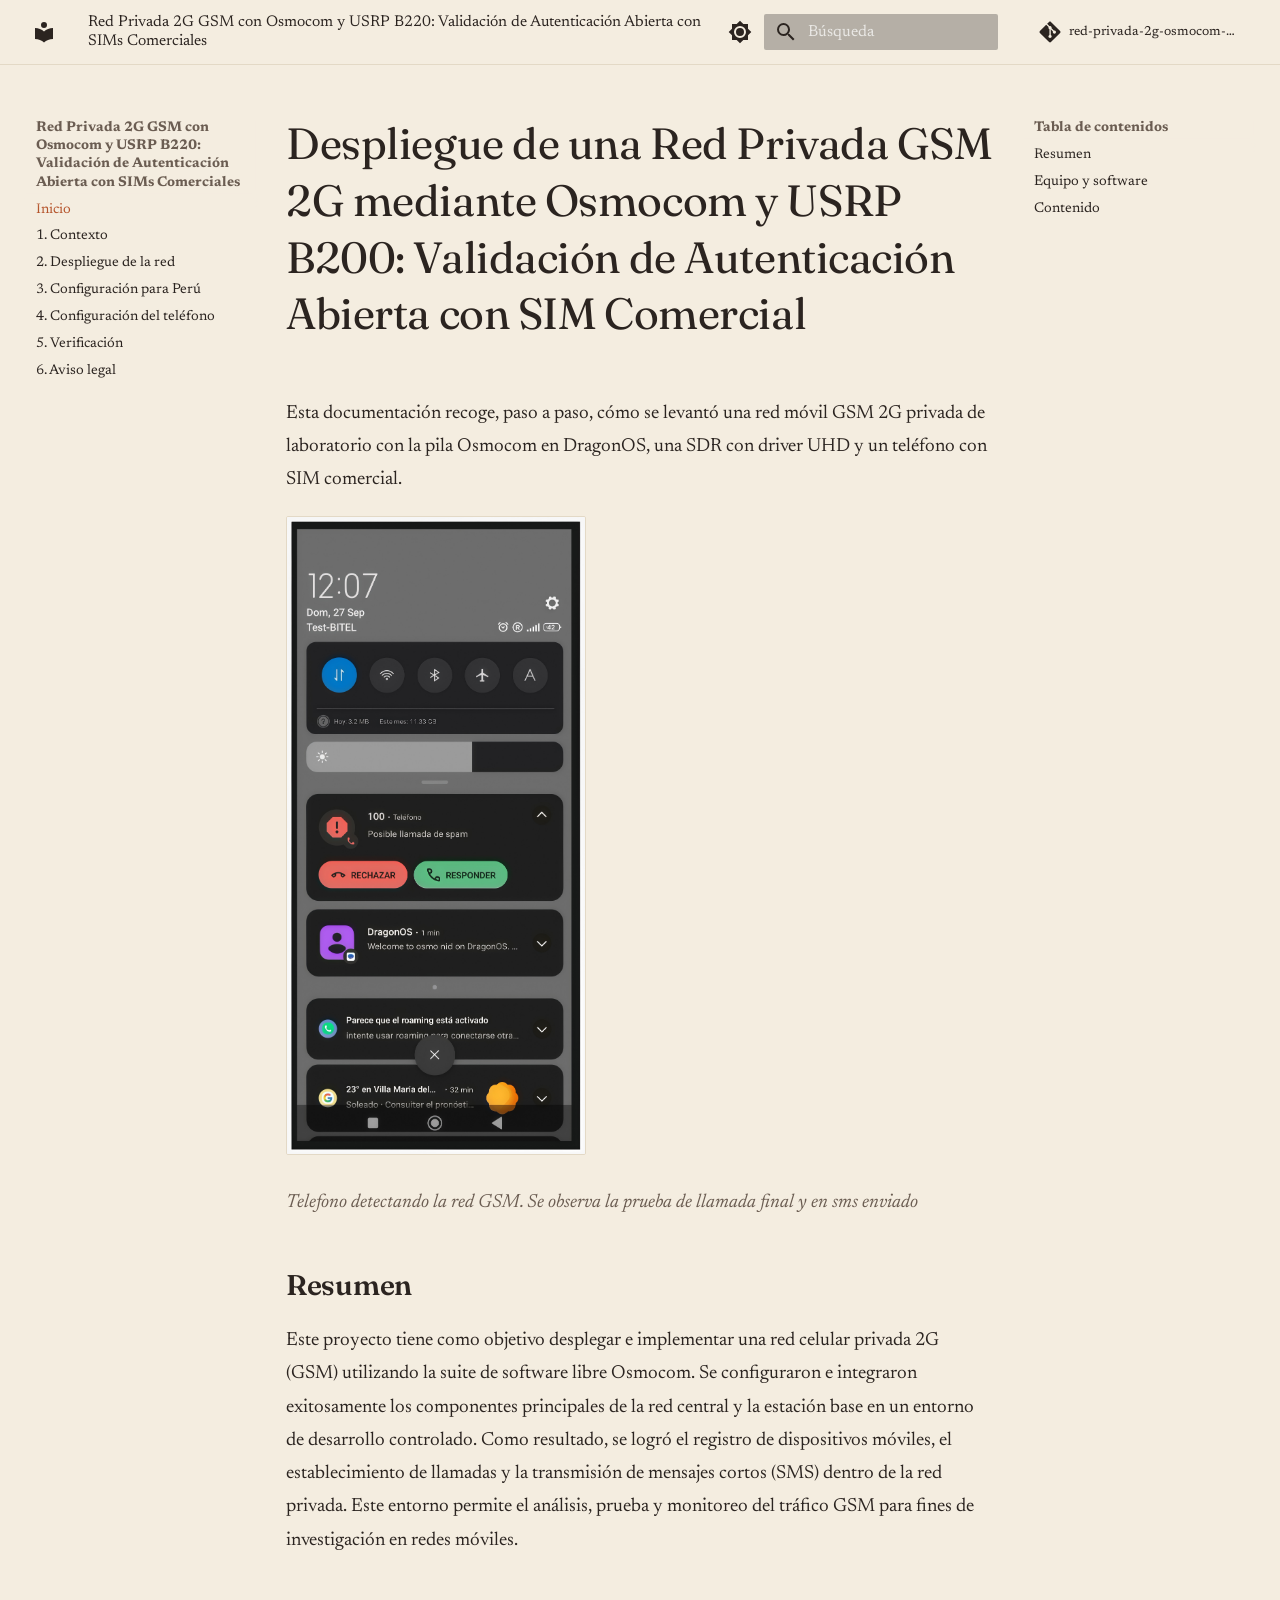
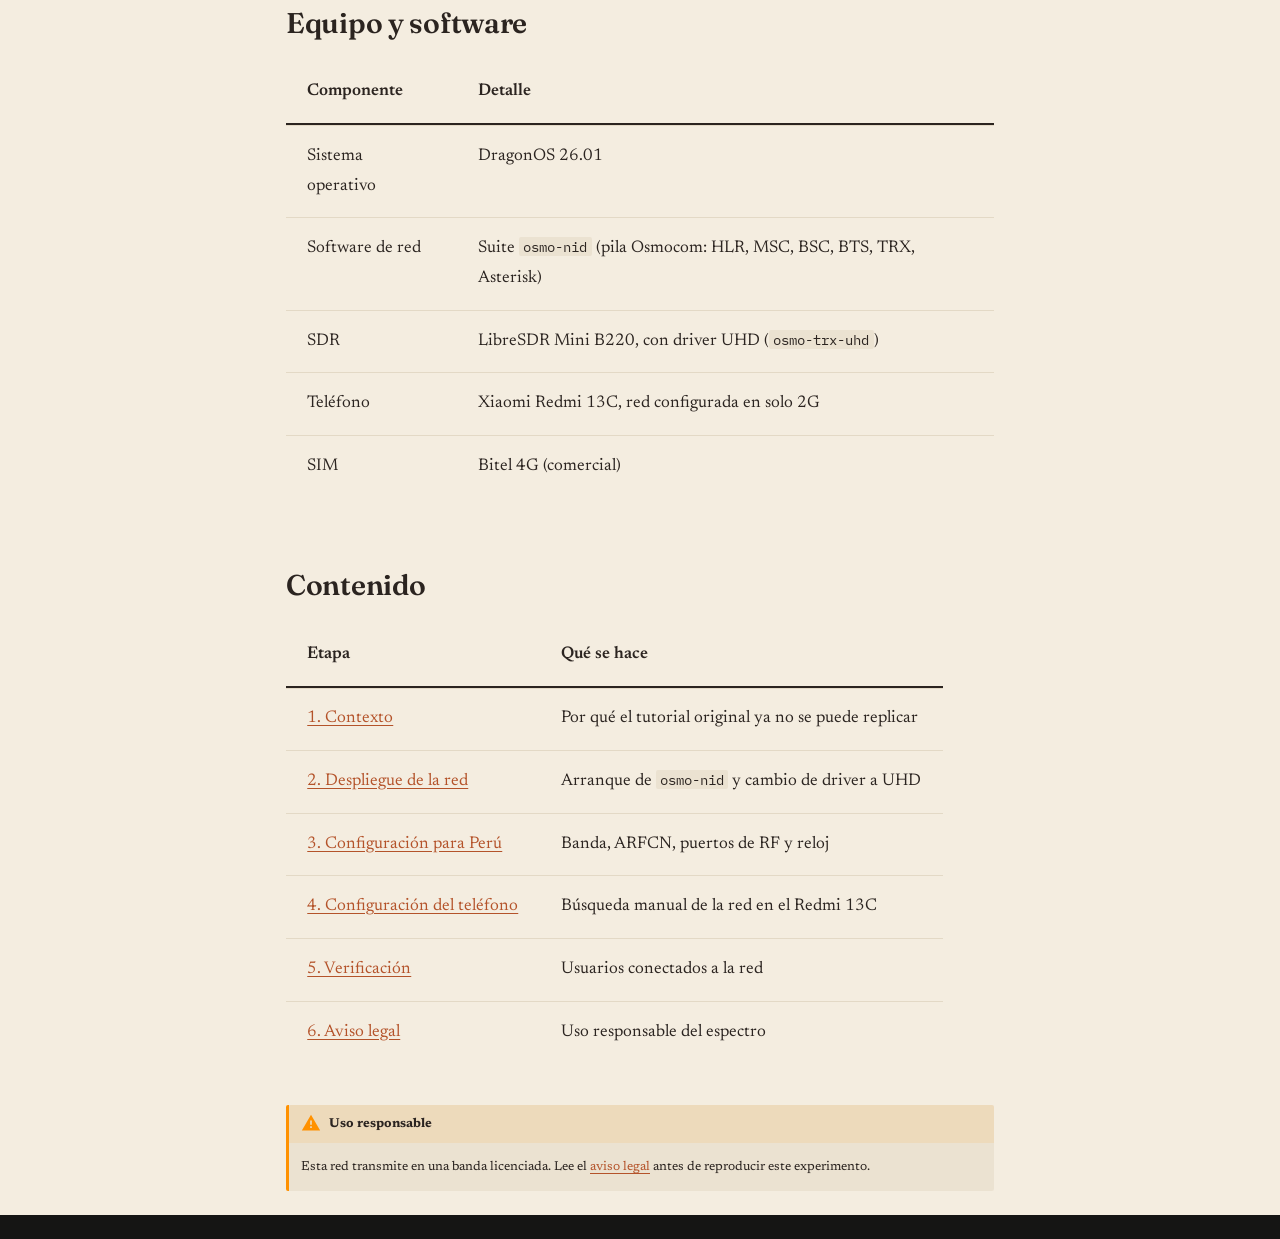
<file: index.html>
<!doctype html>
<html lang="es" class="no-js">
  <head>
    
      <meta charset="utf-8">
      <meta name="viewport" content="width=device-width,initial-scale=1">
      
        <meta name="description" content="Documentación paso a paso de una red móvil 2G de laboratorio en DragonOS">
      
      
        <meta name="author" content="Josue Giraldo">
      
      
      
      
        <link rel="next" href="01-contexto/">
      
      
        
      
      
      <link rel="icon" href="assets/images/favicon.png">
      <meta name="generator" content="mkdocs-1.6.1, mkdocs-material-9.7.7">
    
    
      
        <title>Red Privada 2G GSM con Osmocom y USRP B220: Validación de Autenticación Abierta con SIMs Comerciales</title>
      
    
    
      <link rel="stylesheet" href="assets/stylesheets/main.ec1eaa64.min.css">
      
        
        <link rel="stylesheet" href="assets/stylesheets/palette.ab4e12ef.min.css">
      
      


    
    
      
    
    
      
        
        
        <link rel="preconnect" href="https://fonts.gstatic.com" crossorigin>
        <link rel="stylesheet" href="https://fonts.googleapis.com/css?family=Newsreader:300,300i,400,400i,700,700i%7CIBM+Plex+Mono:400,400i,700,700i&display=fallback">
        <style>:root{--md-text-font:"Newsreader";--md-code-font:"IBM Plex Mono"}</style>
      
    
    
      <link rel="stylesheet" href="stylesheets/extra.css">
    
    <script>__md_scope=new URL(".",location),__md_hash=e=>[...e].reduce(((e,_)=>(e<<5)-e+_.charCodeAt(0)),0),__md_get=(e,_=localStorage,t=__md_scope)=>JSON.parse(_.getItem(t.pathname+"."+e)),__md_set=(e,_,t=localStorage,a=__md_scope)=>{try{t.setItem(a.pathname+"."+e,JSON.stringify(_))}catch(e){}}</script>
    
      

    
    
  </head>
  
  
    
    
      
    
    
    
    
    <body dir="ltr" data-md-color-scheme="default" data-md-color-primary="custom" data-md-color-accent="custom">
  
    
    <input class="md-toggle" data-md-toggle="drawer" type="checkbox" id="__drawer" autocomplete="off">
    <input class="md-toggle" data-md-toggle="search" type="checkbox" id="__search" autocomplete="off">
    <label class="md-overlay" for="__drawer"></label>
    <div data-md-component="skip">
      
        
        <a href="#despliegue-de-una-red-privada-gsm-2g-mediante-osmocom-y-usrp-b200-validacion-de-autenticacion-abierta-con-sim-comercial" class="md-skip">
          Saltar a contenido
        </a>
      
    </div>
    <div data-md-component="announce">
      
    </div>
    
    
      

  

<header class="md-header md-header--shadow" data-md-component="header">
  <nav class="md-header__inner md-grid" aria-label="Cabecera">
    <a href="." title="Red Privada 2G GSM con Osmocom y USRP B220: Validación de Autenticación Abierta con SIMs Comerciales" class="md-header__button md-logo" aria-label="Red Privada 2G GSM con Osmocom y USRP B220: Validación de Autenticación Abierta con SIMs Comerciales" data-md-component="logo">
      
  
  <svg xmlns="http://www.w3.org/2000/svg" viewBox="0 0 24 24"><path d="M12 8a3 3 0 0 0 3-3 3 3 0 0 0-3-3 3 3 0 0 0-3 3 3 3 0 0 0 3 3m0 3.54C9.64 9.35 6.5 8 3 8v11c3.5 0 6.64 1.35 9 3.54 2.36-2.19 5.5-3.54 9-3.54V8c-3.5 0-6.64 1.35-9 3.54"/></svg>

    </a>
    <label class="md-header__button md-icon" for="__drawer">
      
      <svg xmlns="http://www.w3.org/2000/svg" viewBox="0 0 24 24"><path d="M3 6h18v2H3zm0 5h18v2H3zm0 5h18v2H3z"/></svg>
    </label>
    <div class="md-header__title" data-md-component="header-title">
      <div class="md-header__ellipsis">
        <div class="md-header__topic">
          <span class="md-ellipsis">
            Red Privada 2G GSM con Osmocom y USRP B220: Validación de Autenticación Abierta con SIMs Comerciales
          </span>
        </div>
        <div class="md-header__topic" data-md-component="header-topic">
          <span class="md-ellipsis">
            
              Inicio
            
          </span>
        </div>
      </div>
    </div>
    
      
        <form class="md-header__option" data-md-component="palette">
  
    
    
    
    <input class="md-option" data-md-color-media="" data-md-color-scheme="default" data-md-color-primary="custom" data-md-color-accent="custom"  aria-label="Modo oscuro"  type="radio" name="__palette" id="__palette_0">
    
      <label class="md-header__button md-icon" title="Modo oscuro" for="__palette_1" hidden>
        <svg xmlns="http://www.w3.org/2000/svg" viewBox="0 0 24 24"><path d="M12 8a4 4 0 0 0-4 4 4 4 0 0 0 4 4 4 4 0 0 0 4-4 4 4 0 0 0-4-4m0 10a6 6 0 0 1-6-6 6 6 0 0 1 6-6 6 6 0 0 1 6 6 6 6 0 0 1-6 6m8-9.31V4h-4.69L12 .69 8.69 4H4v4.69L.69 12 4 15.31V20h4.69L12 23.31 15.31 20H20v-4.69L23.31 12z"/></svg>
      </label>
    
  
    
    
    
    <input class="md-option" data-md-color-media="" data-md-color-scheme="slate" data-md-color-primary="custom" data-md-color-accent="custom"  aria-label="Modo claro"  type="radio" name="__palette" id="__palette_1">
    
      <label class="md-header__button md-icon" title="Modo claro" for="__palette_0" hidden>
        <svg xmlns="http://www.w3.org/2000/svg" viewBox="0 0 24 24"><path d="M12 18c-.89 0-1.74-.2-2.5-.55C11.56 16.5 13 14.42 13 12s-1.44-4.5-3.5-5.45C10.26 6.2 11.11 6 12 6a6 6 0 0 1 6 6 6 6 0 0 1-6 6m8-9.31V4h-4.69L12 .69 8.69 4H4v4.69L.69 12 4 15.31V20h4.69L12 23.31 15.31 20H20v-4.69L23.31 12z"/></svg>
      </label>
    
  
</form>
      
    
    
      <script>var palette=__md_get("__palette");if(palette&&palette.color){if("(prefers-color-scheme)"===palette.color.media){var media=matchMedia("(prefers-color-scheme: light)"),input=document.querySelector(media.matches?"[data-md-color-media='(prefers-color-scheme: light)']":"[data-md-color-media='(prefers-color-scheme: dark)']");palette.color.media=input.getAttribute("data-md-color-media"),palette.color.scheme=input.getAttribute("data-md-color-scheme"),palette.color.primary=input.getAttribute("data-md-color-primary"),palette.color.accent=input.getAttribute("data-md-color-accent")}for(var[key,value]of Object.entries(palette.color))document.body.setAttribute("data-md-color-"+key,value)}</script>
    
    
    
      
      
        <label class="md-header__button md-icon" for="__search">
          
          <svg xmlns="http://www.w3.org/2000/svg" viewBox="0 0 24 24"><path d="M9.5 3A6.5 6.5 0 0 1 16 9.5c0 1.61-.59 3.09-1.56 4.23l.27.27h.79l5 5-1.5 1.5-5-5v-.79l-.27-.27A6.52 6.52 0 0 1 9.5 16 6.5 6.5 0 0 1 3 9.5 6.5 6.5 0 0 1 9.5 3m0 2C7 5 5 7 5 9.5S7 14 9.5 14 14 12 14 9.5 12 5 9.5 5"/></svg>
        </label>
        <div class="md-search" data-md-component="search" role="dialog">
  <label class="md-search__overlay" for="__search"></label>
  <div class="md-search__inner" role="search">
    <form class="md-search__form" name="search">
      <input type="text" class="md-search__input" name="query" aria-label="Búsqueda" placeholder="Búsqueda" autocapitalize="off" autocorrect="off" autocomplete="off" spellcheck="false" data-md-component="search-query" required>
      <label class="md-search__icon md-icon" for="__search">
        
        <svg xmlns="http://www.w3.org/2000/svg" viewBox="0 0 24 24"><path d="M9.5 3A6.5 6.5 0 0 1 16 9.5c0 1.61-.59 3.09-1.56 4.23l.27.27h.79l5 5-1.5 1.5-5-5v-.79l-.27-.27A6.52 6.52 0 0 1 9.5 16 6.5 6.5 0 0 1 3 9.5 6.5 6.5 0 0 1 9.5 3m0 2C7 5 5 7 5 9.5S7 14 9.5 14 14 12 14 9.5 12 5 9.5 5"/></svg>
        
        <svg xmlns="http://www.w3.org/2000/svg" viewBox="0 0 24 24"><path d="M20 11v2H8l5.5 5.5-1.42 1.42L4.16 12l7.92-7.92L13.5 5.5 8 11z"/></svg>
      </label>
      <nav class="md-search__options" aria-label="Buscar">
        
        <button type="reset" class="md-search__icon md-icon" title="Limpiar" aria-label="Limpiar" tabindex="-1">
          
          <svg xmlns="http://www.w3.org/2000/svg" viewBox="0 0 24 24"><path d="M19 6.41 17.59 5 12 10.59 6.41 5 5 6.41 10.59 12 5 17.59 6.41 19 12 13.41 17.59 19 19 17.59 13.41 12z"/></svg>
        </button>
      </nav>
      
    </form>
    <div class="md-search__output">
      <div class="md-search__scrollwrap" tabindex="0" data-md-scrollfix>
        <div class="md-search-result" data-md-component="search-result">
          <div class="md-search-result__meta">
            Inicializando búsqueda
          </div>
          <ol class="md-search-result__list" role="presentation"></ol>
        </div>
      </div>
    </div>
  </div>
</div>
      
    
    
      <div class="md-header__source">
        <a href="https://github.com/Josueeeoo-0/red-privada-2g-osmocom-sim-comercial" title="Ir al repositorio" class="md-source" data-md-component="source">
  <div class="md-source__icon md-icon">
    
    <svg xmlns="http://www.w3.org/2000/svg" viewBox="0 0 448 512"><!--! Font Awesome Free 7.1.0 by @fontawesome - https://fontawesome.com License - https://fontawesome.com/license/free (Icons: CC BY 4.0, Fonts: SIL OFL 1.1, Code: MIT License) Copyright 2025 Fonticons, Inc.--><path d="M439.6 236.1 244 40.5c-5.4-5.5-12.8-8.5-20.4-8.5s-15 3-20.4 8.4L162.5 81l51.5 51.5c27.1-9.1 52.7 16.8 43.4 43.7l49.7 49.7c34.2-11.8 61.2 31 35.5 56.7-26.5 26.5-70.2-2.9-56-37.3L240.3 199v121.9c25.3 12.5 22.3 41.8 9.1 55-6.4 6.4-15.2 10.1-24.3 10.1s-17.8-3.6-24.3-10.1c-17.6-17.6-11.1-46.9 11.2-56v-123c-20.8-8.5-24.6-30.7-18.6-45L142.6 101 8.5 235.1C3 240.6 0 247.9 0 255.5s3 15 8.5 20.4l195.6 195.7c5.4 5.4 12.7 8.4 20.4 8.4s15-3 20.4-8.4l194.7-194.7c5.4-5.4 8.4-12.8 8.4-20.4s-3-15-8.4-20.4"/></svg>
  </div>
  <div class="md-source__repository">
    red-privada-2g-osmocom-sim-comercial
  </div>
</a>
      </div>
    
  </nav>
  
</header>
    
    <div class="md-container" data-md-component="container">
      
      
        
          
        
      
      <main class="md-main" data-md-component="main">
        <div class="md-main__inner md-grid">
          
            
              
              <div class="md-sidebar md-sidebar--primary" data-md-component="sidebar" data-md-type="navigation" >
                <div class="md-sidebar__scrollwrap">
                  <div class="md-sidebar__inner">
                    



<nav class="md-nav md-nav--primary" aria-label="Navegación" data-md-level="0">
  <label class="md-nav__title" for="__drawer">
    <a href="." title="Red Privada 2G GSM con Osmocom y USRP B220: Validación de Autenticación Abierta con SIMs Comerciales" class="md-nav__button md-logo" aria-label="Red Privada 2G GSM con Osmocom y USRP B220: Validación de Autenticación Abierta con SIMs Comerciales" data-md-component="logo">
      
  
  <svg xmlns="http://www.w3.org/2000/svg" viewBox="0 0 24 24"><path d="M12 8a3 3 0 0 0 3-3 3 3 0 0 0-3-3 3 3 0 0 0-3 3 3 3 0 0 0 3 3m0 3.54C9.64 9.35 6.5 8 3 8v11c3.5 0 6.64 1.35 9 3.54 2.36-2.19 5.5-3.54 9-3.54V8c-3.5 0-6.64 1.35-9 3.54"/></svg>

    </a>
    Red Privada 2G GSM con Osmocom y USRP B220: Validación de Autenticación Abierta con SIMs Comerciales
  </label>
  
    <div class="md-nav__source">
      <a href="https://github.com/Josueeeoo-0/red-privada-2g-osmocom-sim-comercial" title="Ir al repositorio" class="md-source" data-md-component="source">
  <div class="md-source__icon md-icon">
    
    <svg xmlns="http://www.w3.org/2000/svg" viewBox="0 0 448 512"><!--! Font Awesome Free 7.1.0 by @fontawesome - https://fontawesome.com License - https://fontawesome.com/license/free (Icons: CC BY 4.0, Fonts: SIL OFL 1.1, Code: MIT License) Copyright 2025 Fonticons, Inc.--><path d="M439.6 236.1 244 40.5c-5.4-5.5-12.8-8.5-20.4-8.5s-15 3-20.4 8.4L162.5 81l51.5 51.5c27.1-9.1 52.7 16.8 43.4 43.7l49.7 49.7c34.2-11.8 61.2 31 35.5 56.7-26.5 26.5-70.2-2.9-56-37.3L240.3 199v121.9c25.3 12.5 22.3 41.8 9.1 55-6.4 6.4-15.2 10.1-24.3 10.1s-17.8-3.6-24.3-10.1c-17.6-17.6-11.1-46.9 11.2-56v-123c-20.8-8.5-24.6-30.7-18.6-45L142.6 101 8.5 235.1C3 240.6 0 247.9 0 255.5s3 15 8.5 20.4l195.6 195.7c5.4 5.4 12.7 8.4 20.4 8.4s15-3 20.4-8.4l194.7-194.7c5.4-5.4 8.4-12.8 8.4-20.4s-3-15-8.4-20.4"/></svg>
  </div>
  <div class="md-source__repository">
    red-privada-2g-osmocom-sim-comercial
  </div>
</a>
    </div>
  
  <ul class="md-nav__list" data-md-scrollfix>
    
      
      
  
  
    
  
  
  
    <li class="md-nav__item md-nav__item--active">
      
      <input class="md-nav__toggle md-toggle" type="checkbox" id="__toc">
      
      
        
      
      
        <label class="md-nav__link md-nav__link--active" for="__toc">
          
  
  
  <span class="md-ellipsis">
    
  
    Inicio
  

    
  </span>
  
  

          <span class="md-nav__icon md-icon"></span>
        </label>
      
      <a href="." class="md-nav__link md-nav__link--active">
        
  
  
  <span class="md-ellipsis">
    
  
    Inicio
  

    
  </span>
  
  

      </a>
      
        

<nav class="md-nav md-nav--secondary" aria-label="Tabla de contenidos">
  
  
  
    
  
  
    <label class="md-nav__title" for="__toc">
      <span class="md-nav__icon md-icon"></span>
      Tabla de contenidos
    </label>
    <ul class="md-nav__list" data-md-component="toc" data-md-scrollfix>
      
        <li class="md-nav__item">
  <a href="#resumen" class="md-nav__link">
    <span class="md-ellipsis">
      
        Resumen
      
    </span>
  </a>
  
</li>
      
        <li class="md-nav__item">
  <a href="#equipo-y-software" class="md-nav__link">
    <span class="md-ellipsis">
      
        Equipo y software
      
    </span>
  </a>
  
</li>
      
        <li class="md-nav__item">
  <a href="#contenido" class="md-nav__link">
    <span class="md-ellipsis">
      
        Contenido
      
    </span>
  </a>
  
</li>
      
    </ul>
  
</nav>
      
    </li>
  

    
      
      
  
  
  
  
    <li class="md-nav__item">
      <a href="01-contexto/" class="md-nav__link">
        
  
  
  <span class="md-ellipsis">
    
  
    1. Contexto
  

    
  </span>
  
  

      </a>
    </li>
  

    
      
      
  
  
  
  
    <li class="md-nav__item">
      <a href="02-despliegue/" class="md-nav__link">
        
  
  
  <span class="md-ellipsis">
    
  
    2. Despliegue de la red
  

    
  </span>
  
  

      </a>
    </li>
  

    
      
      
  
  
  
  
    <li class="md-nav__item">
      <a href="03-configuracion-peru/" class="md-nav__link">
        
  
  
  <span class="md-ellipsis">
    
  
    3. Configuración para Perú
  

    
  </span>
  
  

      </a>
    </li>
  

    
      
      
  
  
  
  
    <li class="md-nav__item">
      <a href="04-telefono/" class="md-nav__link">
        
  
  
  <span class="md-ellipsis">
    
  
    4. Configuración del teléfono
  

    
  </span>
  
  

      </a>
    </li>
  

    
      
      
  
  
  
  
    <li class="md-nav__item">
      <a href="05-verificacion/" class="md-nav__link">
        
  
  
  <span class="md-ellipsis">
    
  
    5. Verificación
  

    
  </span>
  
  

      </a>
    </li>
  

    
      
      
  
  
  
  
    <li class="md-nav__item">
      <a href="06-aviso-legal/" class="md-nav__link">
        
  
  
  <span class="md-ellipsis">
    
  
    6. Aviso legal
  

    
  </span>
  
  

      </a>
    </li>
  

    
  </ul>
</nav>
                  </div>
                </div>
              </div>
            
            
              
              <div class="md-sidebar md-sidebar--secondary" data-md-component="sidebar" data-md-type="toc" >
                <div class="md-sidebar__scrollwrap">
                  <div class="md-sidebar__inner">
                    

<nav class="md-nav md-nav--secondary" aria-label="Tabla de contenidos">
  
  
  
    
  
  
    <label class="md-nav__title" for="__toc">
      <span class="md-nav__icon md-icon"></span>
      Tabla de contenidos
    </label>
    <ul class="md-nav__list" data-md-component="toc" data-md-scrollfix>
      
        <li class="md-nav__item">
  <a href="#resumen" class="md-nav__link">
    <span class="md-ellipsis">
      
        Resumen
      
    </span>
  </a>
  
</li>
      
        <li class="md-nav__item">
  <a href="#equipo-y-software" class="md-nav__link">
    <span class="md-ellipsis">
      
        Equipo y software
      
    </span>
  </a>
  
</li>
      
        <li class="md-nav__item">
  <a href="#contenido" class="md-nav__link">
    <span class="md-ellipsis">
      
        Contenido
      
    </span>
  </a>
  
</li>
      
    </ul>
  
</nav>
                  </div>
                </div>
              </div>
            
          
          
            <div class="md-content" data-md-component="content">
              
              <article class="md-content__inner md-typeset">
                
                  


  
  


<h1 id="despliegue-de-una-red-privada-gsm-2g-mediante-osmocom-y-usrp-b200-validacion-de-autenticacion-abierta-con-sim-comercial">Despliegue de una Red Privada GSM 2G mediante Osmocom y USRP B200: Validación de Autenticación Abierta con SIM Comercial</span></h1>
<p>Esta documentación recoge, paso a paso, cómo se levantó una red móvil GSM 2G privada de laboratorio con la pila Osmocom en DragonOS, una SDR con driver UHD y un teléfono con SIM comercial.</p>
<p><img alt="Teléfono detectando la red GSM de laboratorio" src="assets/images/00-portada.png" width="300" /></p>
<p><em>Telefono detectando la red GSM. Se observa la prueba de llamada final y en sms enviado</em></p>
<h2 id="resumen">Resumen</h2>
<p>Este proyecto tiene como objetivo desplegar e implementar una red celular privada 2G (GSM) utilizando la suite de software libre Osmocom. Se configuraron e integraron exitosamente los componentes principales de la red central y la estación base en un entorno de desarrollo controlado. Como resultado, se logró el registro de dispositivos móviles, el establecimiento de llamadas y la transmisión de mensajes cortos (SMS) dentro de la red privada. Este entorno permite el análisis, prueba y monitoreo del tráfico GSM para fines de investigación en redes móviles.</p>
<h2 id="equipo-y-software">Equipo y software</h2>
<table>
<thead>
<tr>
<th>Componente</th>
<th>Detalle</th>
</tr>
</thead>
<tbody>
<tr>
<td>Sistema operativo</td>
<td>DragonOS 26.01</td>
</tr>
<tr>
<td>Software de red</td>
<td>Suite <code>osmo-nid</code> (pila Osmocom: HLR, MSC, BSC, BTS, TRX, Asterisk)</td>
</tr>
<tr>
<td>SDR</td>
<td>LibreSDR Mini B220, con driver UHD (<code>osmo-trx-uhd</code>)</td>
</tr>
<tr>
<td>Teléfono</td>
<td>Xiaomi Redmi 13C, red configurada en solo 2G</td>
</tr>
<tr>
<td>SIM</td>
<td>Bitel 4G (comercial)</td>
</tr>
</tbody>
</table>
<h2 id="contenido">Contenido</h2>
<table>
<thead>
<tr>
<th>Etapa</th>
<th>Qué se hace</th>
</tr>
</thead>
<tbody>
<tr>
<td><a href="01-contexto/">1. Contexto</a></td>
<td>Por qué el tutorial original ya no se puede replicar</td>
</tr>
<tr>
<td><a href="02-despliegue/">2. Despliegue de la red</a></td>
<td>Arranque de <code>osmo-nid</code> y cambio de driver a UHD</td>
</tr>
<tr>
<td><a href="03-configuracion-peru/">3. Configuración para Perú</a></td>
<td>Banda, ARFCN, puertos de RF y reloj</td>
</tr>
<tr>
<td><a href="04-telefono/">4. Configuración del teléfono</a></td>
<td>Búsqueda manual de la red en el Redmi 13C</td>
</tr>
<tr>
<td><a href="05-verificacion/">5. Verificación</a></td>
<td>Usuarios conectados a la red</td>
</tr>
<tr>
<td><a href="06-aviso-legal/">6. Aviso legal</a></td>
<td>Uso responsable del espectro</td>
</tr>
</tbody>
</table>
<div class="admonition warning">
<p class="admonition-title">Uso responsable</p>
<p>Esta red transmite en una banda licenciada. Lee el <a href="06-aviso-legal/">aviso legal</a> antes de reproducir este experimento.</p>
</div>












                
              </article>
            </div>
          
          
<script>var target=document.getElementById(location.hash.slice(1));target&&target.name&&(target.checked=target.name.startsWith("__tabbed_"))</script>
        </div>
        
      </main>
      
        <footer class="md-footer">
  
  <div class="md-footer-meta md-typeset">
    <div class="md-footer-meta__inner md-grid">
      <div class="md-copyright">
  
  
</div>
      
    </div>
  </div>
</footer>
      
    </div>
    <div class="md-dialog" data-md-component="dialog">
      <div class="md-dialog__inner md-typeset"></div>
    </div>
    
    
    
      
      
      <script id="__config" type="application/json">{"annotate": null, "base": ".", "features": ["navigation.instant", "content.code.copy"], "search": "assets/javascripts/workers/search.2c215733.min.js", "tags": null, "translations": {"clipboard.copied": "Copiado al portapapeles", "clipboard.copy": "Copiar al portapapeles", "search.result.more.one": "1 m\u00e1s en esta p\u00e1gina", "search.result.more.other": "# m\u00e1s en esta p\u00e1gina", "search.result.none": "No se encontraron documentos", "search.result.one": "1 documento encontrado", "search.result.other": "# documentos encontrados", "search.result.placeholder": "Teclee para comenzar b\u00fasqueda", "search.result.term.missing": "Falta", "select.version": "Seleccionar versi\u00f3n"}, "version": null}</script>
    
    
      <script src="assets/javascripts/bundle.d7400e89.min.js"></script>
      
    
  </body>
</html>
</file>
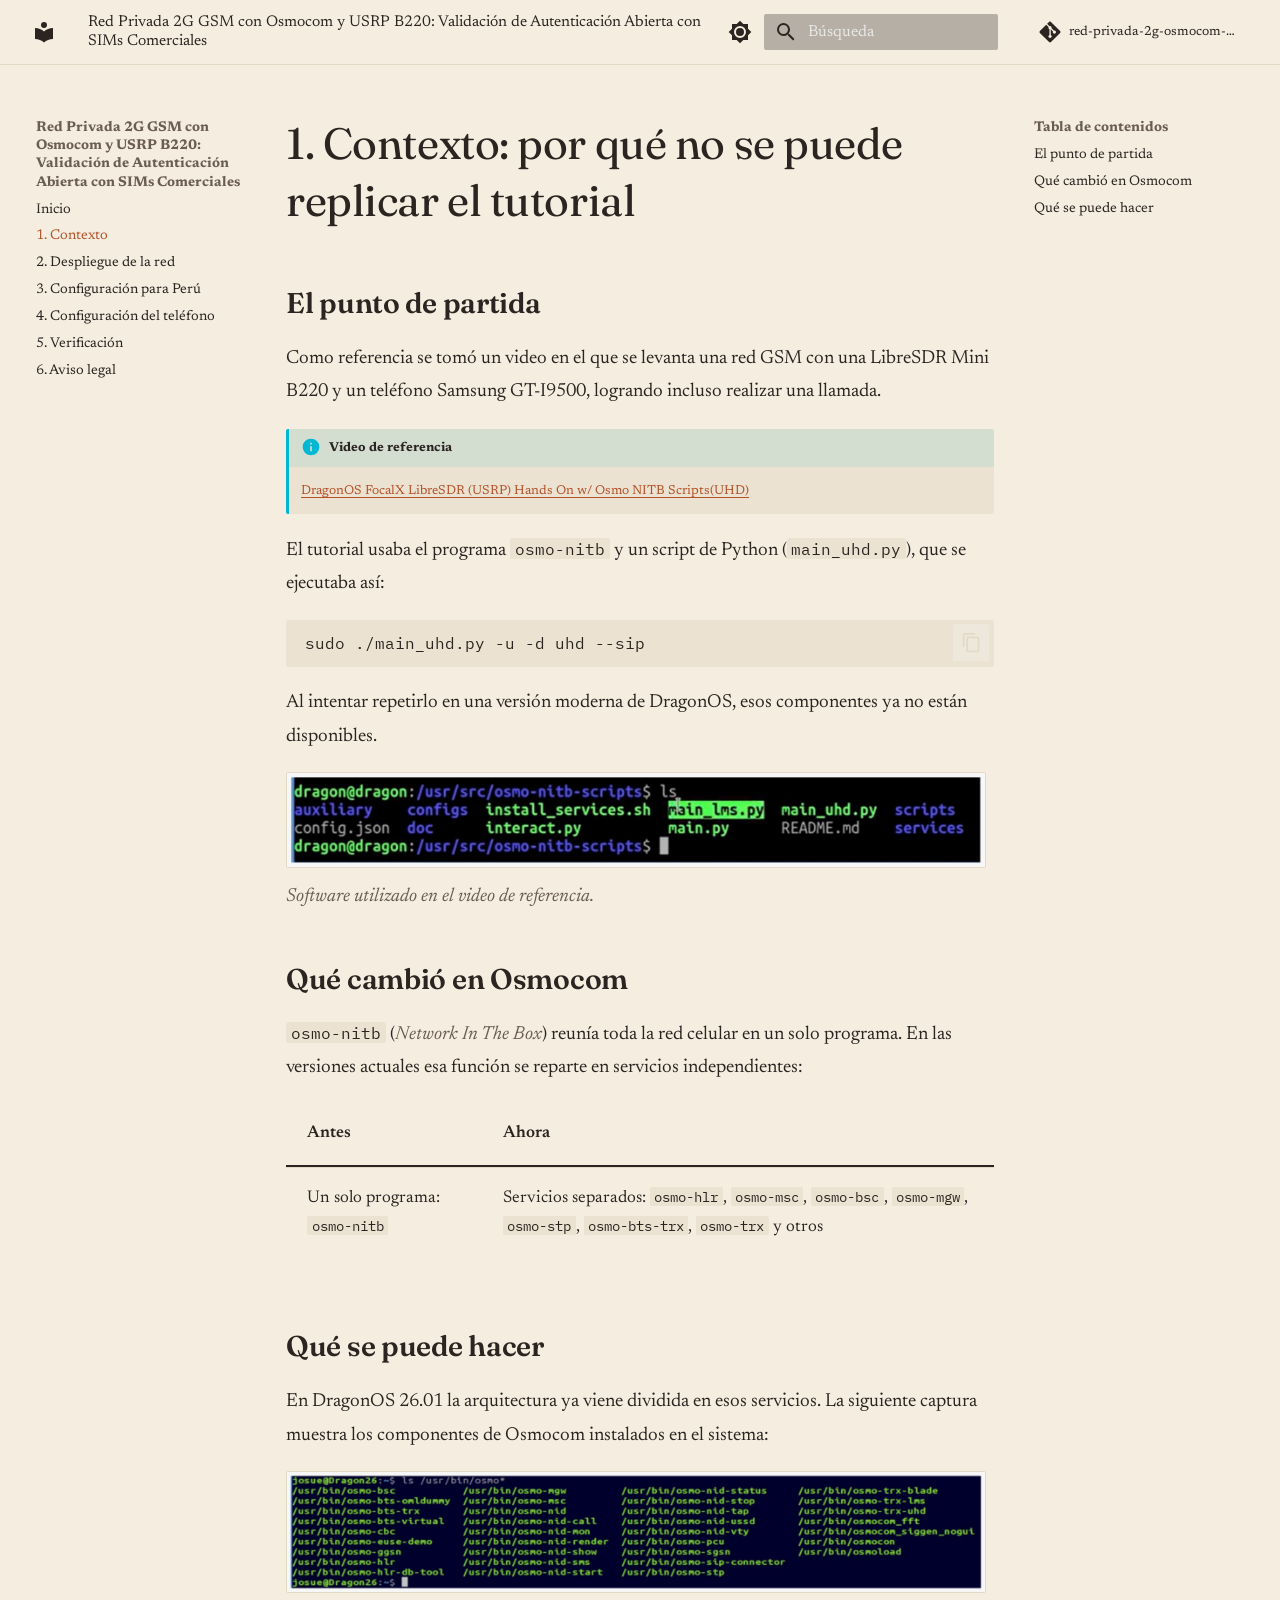
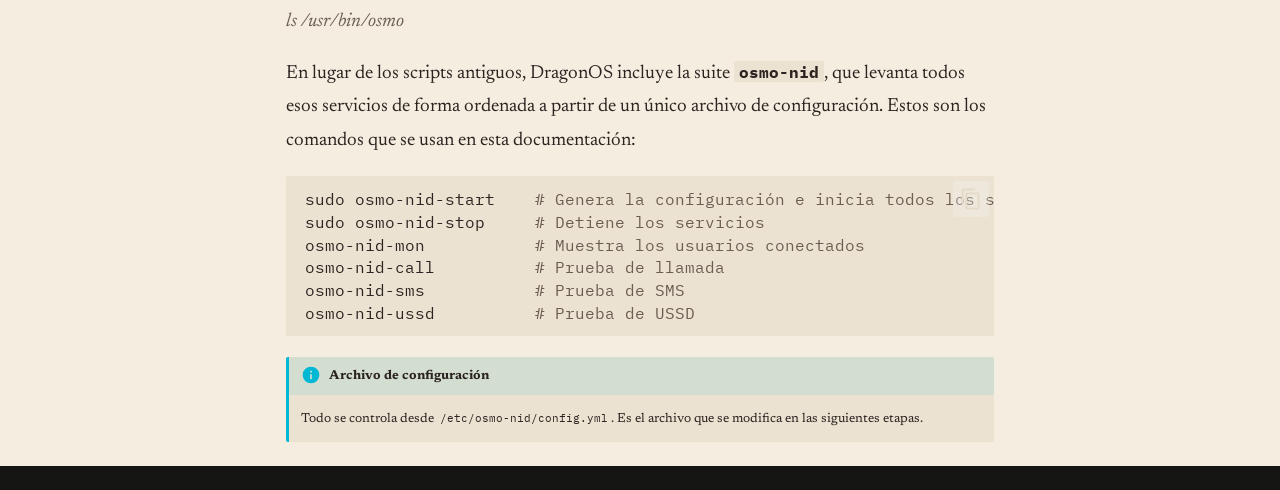
<file: 01-contexto/index.html>
<!doctype html>
<html lang="es" class="no-js">
  <head>
    
      <meta charset="utf-8">
      <meta name="viewport" content="width=device-width,initial-scale=1">
      
        <meta name="description" content="Documentación paso a paso de una red móvil 2G de laboratorio en DragonOS">
      
      
        <meta name="author" content="Josue Giraldo">
      
      
      
        <link rel="prev" href="..">
      
      
        <link rel="next" href="../02-despliegue/">
      
      
        
      
      
      <link rel="icon" href="../assets/images/favicon.png">
      <meta name="generator" content="mkdocs-1.6.1, mkdocs-material-9.7.7">
    
    
      
        <title>1. Contexto - Red Privada 2G GSM con Osmocom y USRP B220: Validación de Autenticación Abierta con SIMs Comerciales</title>
      
    
    
      <link rel="stylesheet" href="../assets/stylesheets/main.ec1eaa64.min.css">
      
        
        <link rel="stylesheet" href="../assets/stylesheets/palette.ab4e12ef.min.css">
      
      


    
    
      
    
    
      
        
        
        <link rel="preconnect" href="https://fonts.gstatic.com" crossorigin>
        <link rel="stylesheet" href="https://fonts.googleapis.com/css?family=Newsreader:300,300i,400,400i,700,700i%7CIBM+Plex+Mono:400,400i,700,700i&display=fallback">
        <style>:root{--md-text-font:"Newsreader";--md-code-font:"IBM Plex Mono"}</style>
      
    
    
      <link rel="stylesheet" href="../stylesheets/extra.css">
    
    <script>__md_scope=new URL("..",location),__md_hash=e=>[...e].reduce(((e,_)=>(e<<5)-e+_.charCodeAt(0)),0),__md_get=(e,_=localStorage,t=__md_scope)=>JSON.parse(_.getItem(t.pathname+"."+e)),__md_set=(e,_,t=localStorage,a=__md_scope)=>{try{t.setItem(a.pathname+"."+e,JSON.stringify(_))}catch(e){}}</script>
    
      

    
    
  </head>
  
  
    
    
      
    
    
    
    
    <body dir="ltr" data-md-color-scheme="default" data-md-color-primary="custom" data-md-color-accent="custom">
  
    
    <input class="md-toggle" data-md-toggle="drawer" type="checkbox" id="__drawer" autocomplete="off">
    <input class="md-toggle" data-md-toggle="search" type="checkbox" id="__search" autocomplete="off">
    <label class="md-overlay" for="__drawer"></label>
    <div data-md-component="skip">
      
        
        <a href="#1-contexto-por-que-no-se-puede-replicar-el-tutorial" class="md-skip">
          Saltar a contenido
        </a>
      
    </div>
    <div data-md-component="announce">
      
    </div>
    
    
      

  

<header class="md-header md-header--shadow" data-md-component="header">
  <nav class="md-header__inner md-grid" aria-label="Cabecera">
    <a href=".." title="Red Privada 2G GSM con Osmocom y USRP B220: Validación de Autenticación Abierta con SIMs Comerciales" class="md-header__button md-logo" aria-label="Red Privada 2G GSM con Osmocom y USRP B220: Validación de Autenticación Abierta con SIMs Comerciales" data-md-component="logo">
      
  
  <svg xmlns="http://www.w3.org/2000/svg" viewBox="0 0 24 24"><path d="M12 8a3 3 0 0 0 3-3 3 3 0 0 0-3-3 3 3 0 0 0-3 3 3 3 0 0 0 3 3m0 3.54C9.64 9.35 6.5 8 3 8v11c3.5 0 6.64 1.35 9 3.54 2.36-2.19 5.5-3.54 9-3.54V8c-3.5 0-6.64 1.35-9 3.54"/></svg>

    </a>
    <label class="md-header__button md-icon" for="__drawer">
      
      <svg xmlns="http://www.w3.org/2000/svg" viewBox="0 0 24 24"><path d="M3 6h18v2H3zm0 5h18v2H3zm0 5h18v2H3z"/></svg>
    </label>
    <div class="md-header__title" data-md-component="header-title">
      <div class="md-header__ellipsis">
        <div class="md-header__topic">
          <span class="md-ellipsis">
            Red Privada 2G GSM con Osmocom y USRP B220: Validación de Autenticación Abierta con SIMs Comerciales
          </span>
        </div>
        <div class="md-header__topic" data-md-component="header-topic">
          <span class="md-ellipsis">
            
              1. Contexto
            
          </span>
        </div>
      </div>
    </div>
    
      
        <form class="md-header__option" data-md-component="palette">
  
    
    
    
    <input class="md-option" data-md-color-media="" data-md-color-scheme="default" data-md-color-primary="custom" data-md-color-accent="custom"  aria-label="Modo oscuro"  type="radio" name="__palette" id="__palette_0">
    
      <label class="md-header__button md-icon" title="Modo oscuro" for="__palette_1" hidden>
        <svg xmlns="http://www.w3.org/2000/svg" viewBox="0 0 24 24"><path d="M12 8a4 4 0 0 0-4 4 4 4 0 0 0 4 4 4 4 0 0 0 4-4 4 4 0 0 0-4-4m0 10a6 6 0 0 1-6-6 6 6 0 0 1 6-6 6 6 0 0 1 6 6 6 6 0 0 1-6 6m8-9.31V4h-4.69L12 .69 8.69 4H4v4.69L.69 12 4 15.31V20h4.69L12 23.31 15.31 20H20v-4.69L23.31 12z"/></svg>
      </label>
    
  
    
    
    
    <input class="md-option" data-md-color-media="" data-md-color-scheme="slate" data-md-color-primary="custom" data-md-color-accent="custom"  aria-label="Modo claro"  type="radio" name="__palette" id="__palette_1">
    
      <label class="md-header__button md-icon" title="Modo claro" for="__palette_0" hidden>
        <svg xmlns="http://www.w3.org/2000/svg" viewBox="0 0 24 24"><path d="M12 18c-.89 0-1.74-.2-2.5-.55C11.56 16.5 13 14.42 13 12s-1.44-4.5-3.5-5.45C10.26 6.2 11.11 6 12 6a6 6 0 0 1 6 6 6 6 0 0 1-6 6m8-9.31V4h-4.69L12 .69 8.69 4H4v4.69L.69 12 4 15.31V20h4.69L12 23.31 15.31 20H20v-4.69L23.31 12z"/></svg>
      </label>
    
  
</form>
      
    
    
      <script>var palette=__md_get("__palette");if(palette&&palette.color){if("(prefers-color-scheme)"===palette.color.media){var media=matchMedia("(prefers-color-scheme: light)"),input=document.querySelector(media.matches?"[data-md-color-media='(prefers-color-scheme: light)']":"[data-md-color-media='(prefers-color-scheme: dark)']");palette.color.media=input.getAttribute("data-md-color-media"),palette.color.scheme=input.getAttribute("data-md-color-scheme"),palette.color.primary=input.getAttribute("data-md-color-primary"),palette.color.accent=input.getAttribute("data-md-color-accent")}for(var[key,value]of Object.entries(palette.color))document.body.setAttribute("data-md-color-"+key,value)}</script>
    
    
    
      
      
        <label class="md-header__button md-icon" for="__search">
          
          <svg xmlns="http://www.w3.org/2000/svg" viewBox="0 0 24 24"><path d="M9.5 3A6.5 6.5 0 0 1 16 9.5c0 1.61-.59 3.09-1.56 4.23l.27.27h.79l5 5-1.5 1.5-5-5v-.79l-.27-.27A6.52 6.52 0 0 1 9.5 16 6.5 6.5 0 0 1 3 9.5 6.5 6.5 0 0 1 9.5 3m0 2C7 5 5 7 5 9.5S7 14 9.5 14 14 12 14 9.5 12 5 9.5 5"/></svg>
        </label>
        <div class="md-search" data-md-component="search" role="dialog">
  <label class="md-search__overlay" for="__search"></label>
  <div class="md-search__inner" role="search">
    <form class="md-search__form" name="search">
      <input type="text" class="md-search__input" name="query" aria-label="Búsqueda" placeholder="Búsqueda" autocapitalize="off" autocorrect="off" autocomplete="off" spellcheck="false" data-md-component="search-query" required>
      <label class="md-search__icon md-icon" for="__search">
        
        <svg xmlns="http://www.w3.org/2000/svg" viewBox="0 0 24 24"><path d="M9.5 3A6.5 6.5 0 0 1 16 9.5c0 1.61-.59 3.09-1.56 4.23l.27.27h.79l5 5-1.5 1.5-5-5v-.79l-.27-.27A6.52 6.52 0 0 1 9.5 16 6.5 6.5 0 0 1 3 9.5 6.5 6.5 0 0 1 9.5 3m0 2C7 5 5 7 5 9.5S7 14 9.5 14 14 12 14 9.5 12 5 9.5 5"/></svg>
        
        <svg xmlns="http://www.w3.org/2000/svg" viewBox="0 0 24 24"><path d="M20 11v2H8l5.5 5.5-1.42 1.42L4.16 12l7.92-7.92L13.5 5.5 8 11z"/></svg>
      </label>
      <nav class="md-search__options" aria-label="Buscar">
        
        <button type="reset" class="md-search__icon md-icon" title="Limpiar" aria-label="Limpiar" tabindex="-1">
          
          <svg xmlns="http://www.w3.org/2000/svg" viewBox="0 0 24 24"><path d="M19 6.41 17.59 5 12 10.59 6.41 5 5 6.41 10.59 12 5 17.59 6.41 19 12 13.41 17.59 19 19 17.59 13.41 12z"/></svg>
        </button>
      </nav>
      
    </form>
    <div class="md-search__output">
      <div class="md-search__scrollwrap" tabindex="0" data-md-scrollfix>
        <div class="md-search-result" data-md-component="search-result">
          <div class="md-search-result__meta">
            Inicializando búsqueda
          </div>
          <ol class="md-search-result__list" role="presentation"></ol>
        </div>
      </div>
    </div>
  </div>
</div>
      
    
    
      <div class="md-header__source">
        <a href="https://github.com/Josueeeoo-0/red-privada-2g-osmocom-sim-comercial" title="Ir al repositorio" class="md-source" data-md-component="source">
  <div class="md-source__icon md-icon">
    
    <svg xmlns="http://www.w3.org/2000/svg" viewBox="0 0 448 512"><!--! Font Awesome Free 7.1.0 by @fontawesome - https://fontawesome.com License - https://fontawesome.com/license/free (Icons: CC BY 4.0, Fonts: SIL OFL 1.1, Code: MIT License) Copyright 2025 Fonticons, Inc.--><path d="M439.6 236.1 244 40.5c-5.4-5.5-12.8-8.5-20.4-8.5s-15 3-20.4 8.4L162.5 81l51.5 51.5c27.1-9.1 52.7 16.8 43.4 43.7l49.7 49.7c34.2-11.8 61.2 31 35.5 56.7-26.5 26.5-70.2-2.9-56-37.3L240.3 199v121.9c25.3 12.5 22.3 41.8 9.1 55-6.4 6.4-15.2 10.1-24.3 10.1s-17.8-3.6-24.3-10.1c-17.6-17.6-11.1-46.9 11.2-56v-123c-20.8-8.5-24.6-30.7-18.6-45L142.6 101 8.5 235.1C3 240.6 0 247.9 0 255.5s3 15 8.5 20.4l195.6 195.7c5.4 5.4 12.7 8.4 20.4 8.4s15-3 20.4-8.4l194.7-194.7c5.4-5.4 8.4-12.8 8.4-20.4s-3-15-8.4-20.4"/></svg>
  </div>
  <div class="md-source__repository">
    red-privada-2g-osmocom-sim-comercial
  </div>
</a>
      </div>
    
  </nav>
  
</header>
    
    <div class="md-container" data-md-component="container">
      
      
        
          
        
      
      <main class="md-main" data-md-component="main">
        <div class="md-main__inner md-grid">
          
            
              
              <div class="md-sidebar md-sidebar--primary" data-md-component="sidebar" data-md-type="navigation" >
                <div class="md-sidebar__scrollwrap">
                  <div class="md-sidebar__inner">
                    



<nav class="md-nav md-nav--primary" aria-label="Navegación" data-md-level="0">
  <label class="md-nav__title" for="__drawer">
    <a href=".." title="Red Privada 2G GSM con Osmocom y USRP B220: Validación de Autenticación Abierta con SIMs Comerciales" class="md-nav__button md-logo" aria-label="Red Privada 2G GSM con Osmocom y USRP B220: Validación de Autenticación Abierta con SIMs Comerciales" data-md-component="logo">
      
  
  <svg xmlns="http://www.w3.org/2000/svg" viewBox="0 0 24 24"><path d="M12 8a3 3 0 0 0 3-3 3 3 0 0 0-3-3 3 3 0 0 0-3 3 3 3 0 0 0 3 3m0 3.54C9.64 9.35 6.5 8 3 8v11c3.5 0 6.64 1.35 9 3.54 2.36-2.19 5.5-3.54 9-3.54V8c-3.5 0-6.64 1.35-9 3.54"/></svg>

    </a>
    Red Privada 2G GSM con Osmocom y USRP B220: Validación de Autenticación Abierta con SIMs Comerciales
  </label>
  
    <div class="md-nav__source">
      <a href="https://github.com/Josueeeoo-0/red-privada-2g-osmocom-sim-comercial" title="Ir al repositorio" class="md-source" data-md-component="source">
  <div class="md-source__icon md-icon">
    
    <svg xmlns="http://www.w3.org/2000/svg" viewBox="0 0 448 512"><!--! Font Awesome Free 7.1.0 by @fontawesome - https://fontawesome.com License - https://fontawesome.com/license/free (Icons: CC BY 4.0, Fonts: SIL OFL 1.1, Code: MIT License) Copyright 2025 Fonticons, Inc.--><path d="M439.6 236.1 244 40.5c-5.4-5.5-12.8-8.5-20.4-8.5s-15 3-20.4 8.4L162.5 81l51.5 51.5c27.1-9.1 52.7 16.8 43.4 43.7l49.7 49.7c34.2-11.8 61.2 31 35.5 56.7-26.5 26.5-70.2-2.9-56-37.3L240.3 199v121.9c25.3 12.5 22.3 41.8 9.1 55-6.4 6.4-15.2 10.1-24.3 10.1s-17.8-3.6-24.3-10.1c-17.6-17.6-11.1-46.9 11.2-56v-123c-20.8-8.5-24.6-30.7-18.6-45L142.6 101 8.5 235.1C3 240.6 0 247.9 0 255.5s3 15 8.5 20.4l195.6 195.7c5.4 5.4 12.7 8.4 20.4 8.4s15-3 20.4-8.4l194.7-194.7c5.4-5.4 8.4-12.8 8.4-20.4s-3-15-8.4-20.4"/></svg>
  </div>
  <div class="md-source__repository">
    red-privada-2g-osmocom-sim-comercial
  </div>
</a>
    </div>
  
  <ul class="md-nav__list" data-md-scrollfix>
    
      
      
  
  
  
  
    <li class="md-nav__item">
      <a href=".." class="md-nav__link">
        
  
  
  <span class="md-ellipsis">
    
  
    Inicio
  

    
  </span>
  
  

      </a>
    </li>
  

    
      
      
  
  
    
  
  
  
    <li class="md-nav__item md-nav__item--active">
      
      <input class="md-nav__toggle md-toggle" type="checkbox" id="__toc">
      
      
        
      
      
        <label class="md-nav__link md-nav__link--active" for="__toc">
          
  
  
  <span class="md-ellipsis">
    
  
    1. Contexto
  

    
  </span>
  
  

          <span class="md-nav__icon md-icon"></span>
        </label>
      
      <a href="./" class="md-nav__link md-nav__link--active">
        
  
  
  <span class="md-ellipsis">
    
  
    1. Contexto
  

    
  </span>
  
  

      </a>
      
        

<nav class="md-nav md-nav--secondary" aria-label="Tabla de contenidos">
  
  
  
    
  
  
    <label class="md-nav__title" for="__toc">
      <span class="md-nav__icon md-icon"></span>
      Tabla de contenidos
    </label>
    <ul class="md-nav__list" data-md-component="toc" data-md-scrollfix>
      
        <li class="md-nav__item">
  <a href="#el-punto-de-partida" class="md-nav__link">
    <span class="md-ellipsis">
      
        El punto de partida
      
    </span>
  </a>
  
</li>
      
        <li class="md-nav__item">
  <a href="#que-cambio-en-osmocom" class="md-nav__link">
    <span class="md-ellipsis">
      
        Qué cambió en Osmocom
      
    </span>
  </a>
  
</li>
      
        <li class="md-nav__item">
  <a href="#que-se-puede-hacer" class="md-nav__link">
    <span class="md-ellipsis">
      
        Qué se puede hacer
      
    </span>
  </a>
  
</li>
      
    </ul>
  
</nav>
      
    </li>
  

    
      
      
  
  
  
  
    <li class="md-nav__item">
      <a href="../02-despliegue/" class="md-nav__link">
        
  
  
  <span class="md-ellipsis">
    
  
    2. Despliegue de la red
  

    
  </span>
  
  

      </a>
    </li>
  

    
      
      
  
  
  
  
    <li class="md-nav__item">
      <a href="../03-configuracion-peru/" class="md-nav__link">
        
  
  
  <span class="md-ellipsis">
    
  
    3. Configuración para Perú
  

    
  </span>
  
  

      </a>
    </li>
  

    
      
      
  
  
  
  
    <li class="md-nav__item">
      <a href="../04-telefono/" class="md-nav__link">
        
  
  
  <span class="md-ellipsis">
    
  
    4. Configuración del teléfono
  

    
  </span>
  
  

      </a>
    </li>
  

    
      
      
  
  
  
  
    <li class="md-nav__item">
      <a href="../05-verificacion/" class="md-nav__link">
        
  
  
  <span class="md-ellipsis">
    
  
    5. Verificación
  

    
  </span>
  
  

      </a>
    </li>
  

    
      
      
  
  
  
  
    <li class="md-nav__item">
      <a href="../06-aviso-legal/" class="md-nav__link">
        
  
  
  <span class="md-ellipsis">
    
  
    6. Aviso legal
  

    
  </span>
  
  

      </a>
    </li>
  

    
  </ul>
</nav>
                  </div>
                </div>
              </div>
            
            
              
              <div class="md-sidebar md-sidebar--secondary" data-md-component="sidebar" data-md-type="toc" >
                <div class="md-sidebar__scrollwrap">
                  <div class="md-sidebar__inner">
                    

<nav class="md-nav md-nav--secondary" aria-label="Tabla de contenidos">
  
  
  
    
  
  
    <label class="md-nav__title" for="__toc">
      <span class="md-nav__icon md-icon"></span>
      Tabla de contenidos
    </label>
    <ul class="md-nav__list" data-md-component="toc" data-md-scrollfix>
      
        <li class="md-nav__item">
  <a href="#el-punto-de-partida" class="md-nav__link">
    <span class="md-ellipsis">
      
        El punto de partida
      
    </span>
  </a>
  
</li>
      
        <li class="md-nav__item">
  <a href="#que-cambio-en-osmocom" class="md-nav__link">
    <span class="md-ellipsis">
      
        Qué cambió en Osmocom
      
    </span>
  </a>
  
</li>
      
        <li class="md-nav__item">
  <a href="#que-se-puede-hacer" class="md-nav__link">
    <span class="md-ellipsis">
      
        Qué se puede hacer
      
    </span>
  </a>
  
</li>
      
    </ul>
  
</nav>
                  </div>
                </div>
              </div>
            
          
          
            <div class="md-content" data-md-component="content">
              
              <article class="md-content__inner md-typeset">
                
                  


  
  


<h1 id="1-contexto-por-que-no-se-puede-replicar-el-tutorial">1. Contexto: por qué no se puede replicar el tutorial</h1>
<h2 id="el-punto-de-partida">El punto de partida</h2>
<p>Como referencia se tomó un video en el que se levanta una red GSM con una LibreSDR Mini B220 y un teléfono Samsung GT-I9500, logrando incluso realizar una llamada.</p>
<div class="admonition info">
<p class="admonition-title">Video de referencia</p>
<p><a href="https://www.youtube.com/watch?v=Z4MMFjkNABk&amp;list=PLXjRrYsXOd9eZ_cIpHja4_dZyPjNmDgul&amp;index=4" target="_blank">DragonOS FocalX LibreSDR (USRP) Hands On w/ Osmo NITB Scripts(UHD)</a></p>
</div>
<p>El tutorial usaba el programa <code>osmo-nitb</code> y un script de Python (<code>main_uhd.py</code>), que se ejecutaba así:</p>
<div class="highlight"><pre><span></span><code>sudo<span class="w"> </span>./main_uhd.py<span class="w"> </span>-u<span class="w"> </span>-d<span class="w"> </span>uhd<span class="w"> </span>--sip
</code></pre></div>
<p>Al intentar repetirlo en una versión moderna de DragonOS, esos componentes ya no están disponibles.</p>
<p><img alt="Captura del video con el software antiguo" src="../assets/images/01-video-software-antiguo.png" width="700" />
<em>Software utilizado en el video de referencia.</em></p>
<h2 id="que-cambio-en-osmocom">Qué cambió en Osmocom</h2>
<p><code>osmo-nitb</code> (<em>Network In The Box</em>) reunía toda la red celular en un solo programa. En las versiones actuales esa función se reparte en servicios independientes:</p>
<table>
<thead>
<tr>
<th>Antes</th>
<th>Ahora</th>
</tr>
</thead>
<tbody>
<tr>
<td>Un solo programa: <code>osmo-nitb</code></td>
<td>Servicios separados: <code>osmo-hlr</code>, <code>osmo-msc</code>, <code>osmo-bsc</code>, <code>osmo-mgw</code>, <code>osmo-stp</code>, <code>osmo-bts-trx</code>, <code>osmo-trx</code> y otros</td>
</tr>
</tbody>
</table>
<h2 id="que-se-puede-hacer">Qué se puede hacer</h2>
<p>En DragonOS 26.01 la arquitectura ya viene dividida en esos servicios. La siguiente captura muestra los componentes de Osmocom instalados en el sistema:</p>
<p><img alt="Componentes de Osmocom instalados en DragonOS 26.01" src="../assets/images/01-componentes-osmocom.png" width="700" />
<em>ls /usr/bin/osmo</em></p>
<p>En lugar de los scripts antiguos, DragonOS incluye la suite <strong><code>osmo-nid</code></strong>, que levanta todos esos servicios de forma ordenada a partir de un único archivo de configuración. Estos son los comandos que se usan en esta documentación:</p>
<div class="highlight"><pre><span></span><code>sudo<span class="w"> </span>osmo-nid-start<span class="w">    </span><span class="c1"># Genera la configuración e inicia todos los servicios</span>
sudo<span class="w"> </span>osmo-nid-stop<span class="w">     </span><span class="c1"># Detiene los servicios</span>
osmo-nid-mon<span class="w">           </span><span class="c1"># Muestra los usuarios conectados</span>
osmo-nid-call<span class="w">          </span><span class="c1"># Prueba de llamada</span>
osmo-nid-sms<span class="w">           </span><span class="c1"># Prueba de SMS</span>
osmo-nid-ussd<span class="w">          </span><span class="c1"># Prueba de USSD</span>
</code></pre></div>
<div class="admonition info">
<p class="admonition-title">Archivo de configuración</p>
<p>Todo se controla desde <code>/etc/osmo-nid/config.yml</code>. Es el archivo que se modifica en las siguientes etapas.</p>
</div>












                
              </article>
            </div>
          
          
<script>var target=document.getElementById(location.hash.slice(1));target&&target.name&&(target.checked=target.name.startsWith("__tabbed_"))</script>
        </div>
        
      </main>
      
        <footer class="md-footer">
  
  <div class="md-footer-meta md-typeset">
    <div class="md-footer-meta__inner md-grid">
      <div class="md-copyright">
  
  
</div>
      
    </div>
  </div>
</footer>
      
    </div>
    <div class="md-dialog" data-md-component="dialog">
      <div class="md-dialog__inner md-typeset"></div>
    </div>
    
    
    
      
      
      <script id="__config" type="application/json">{"annotate": null, "base": "..", "features": ["navigation.instant", "content.code.copy"], "search": "../assets/javascripts/workers/search.2c215733.min.js", "tags": null, "translations": {"clipboard.copied": "Copiado al portapapeles", "clipboard.copy": "Copiar al portapapeles", "search.result.more.one": "1 m\u00e1s en esta p\u00e1gina", "search.result.more.other": "# m\u00e1s en esta p\u00e1gina", "search.result.none": "No se encontraron documentos", "search.result.one": "1 documento encontrado", "search.result.other": "# documentos encontrados", "search.result.placeholder": "Teclee para comenzar b\u00fasqueda", "search.result.term.missing": "Falta", "select.version": "Seleccionar versi\u00f3n"}, "version": null}</script>
    
    
      <script src="../assets/javascripts/bundle.d7400e89.min.js"></script>
      
    
  </body>
</html>
</file>
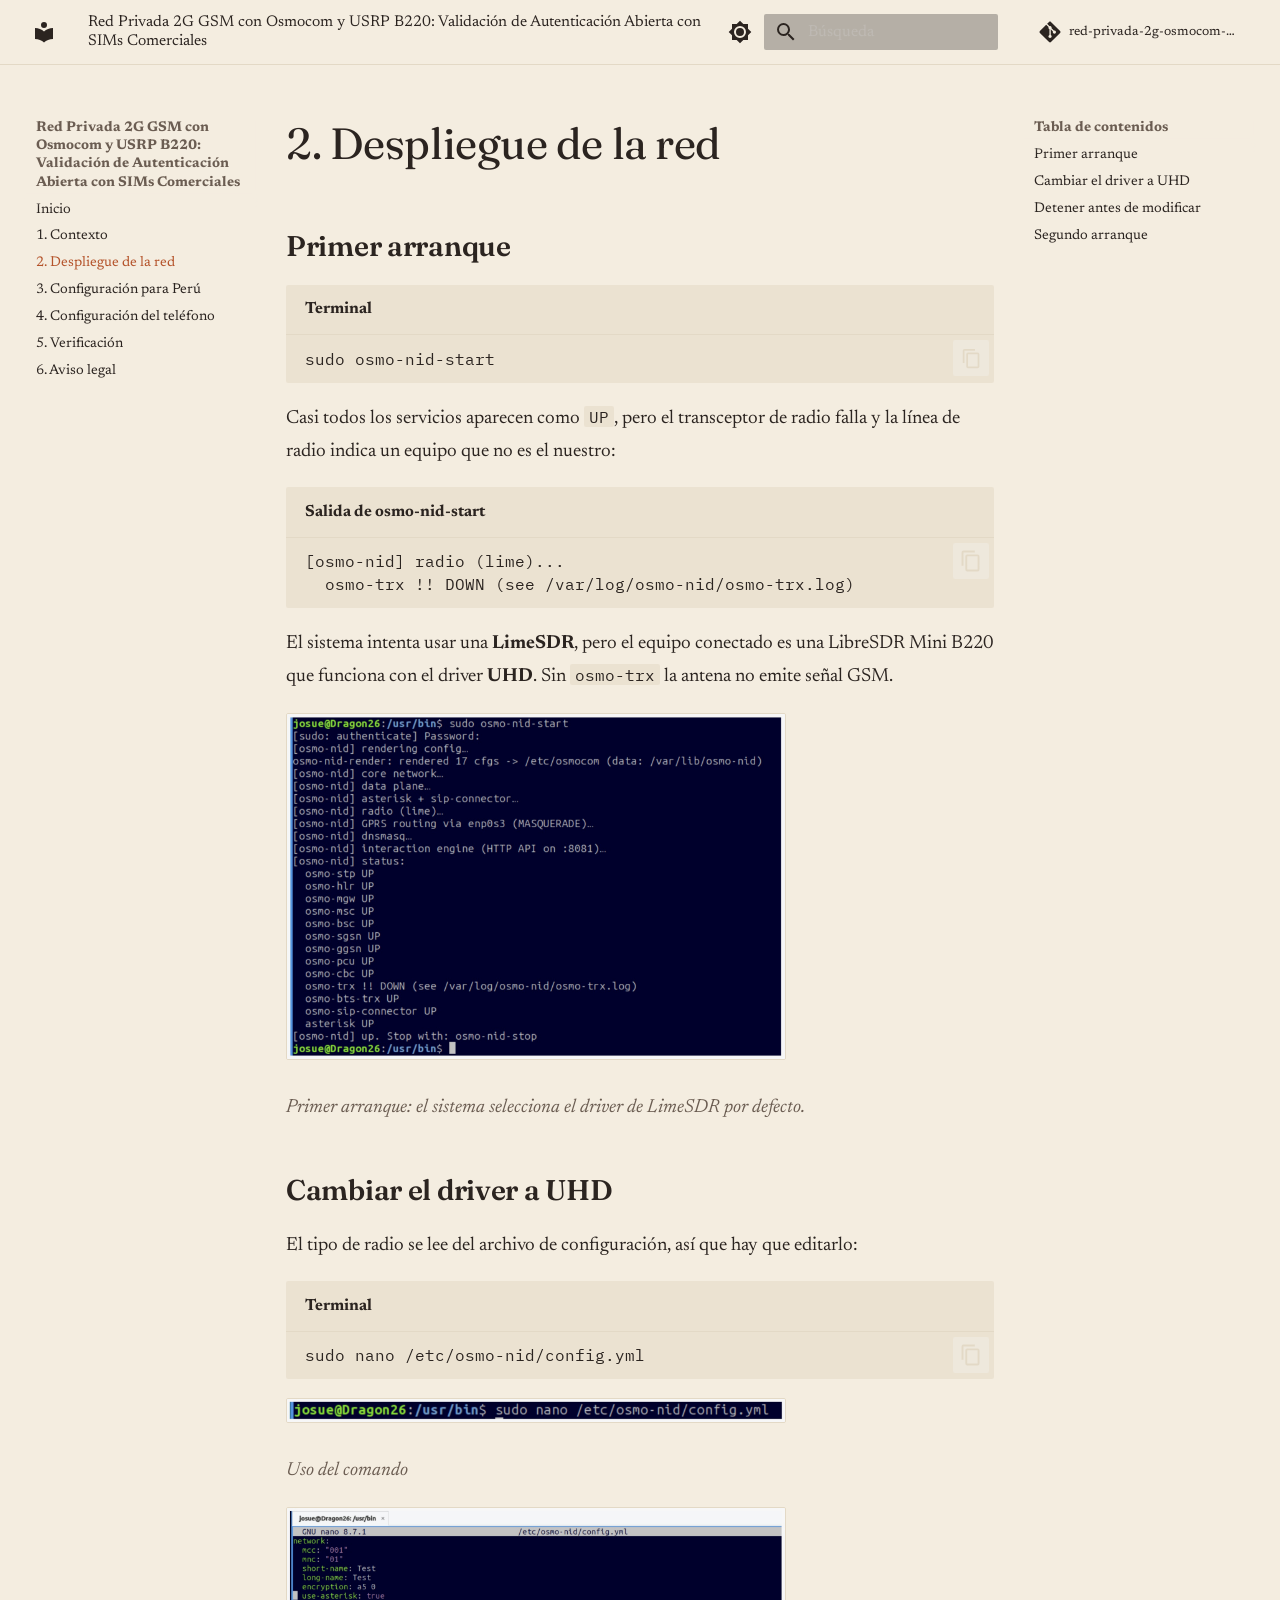
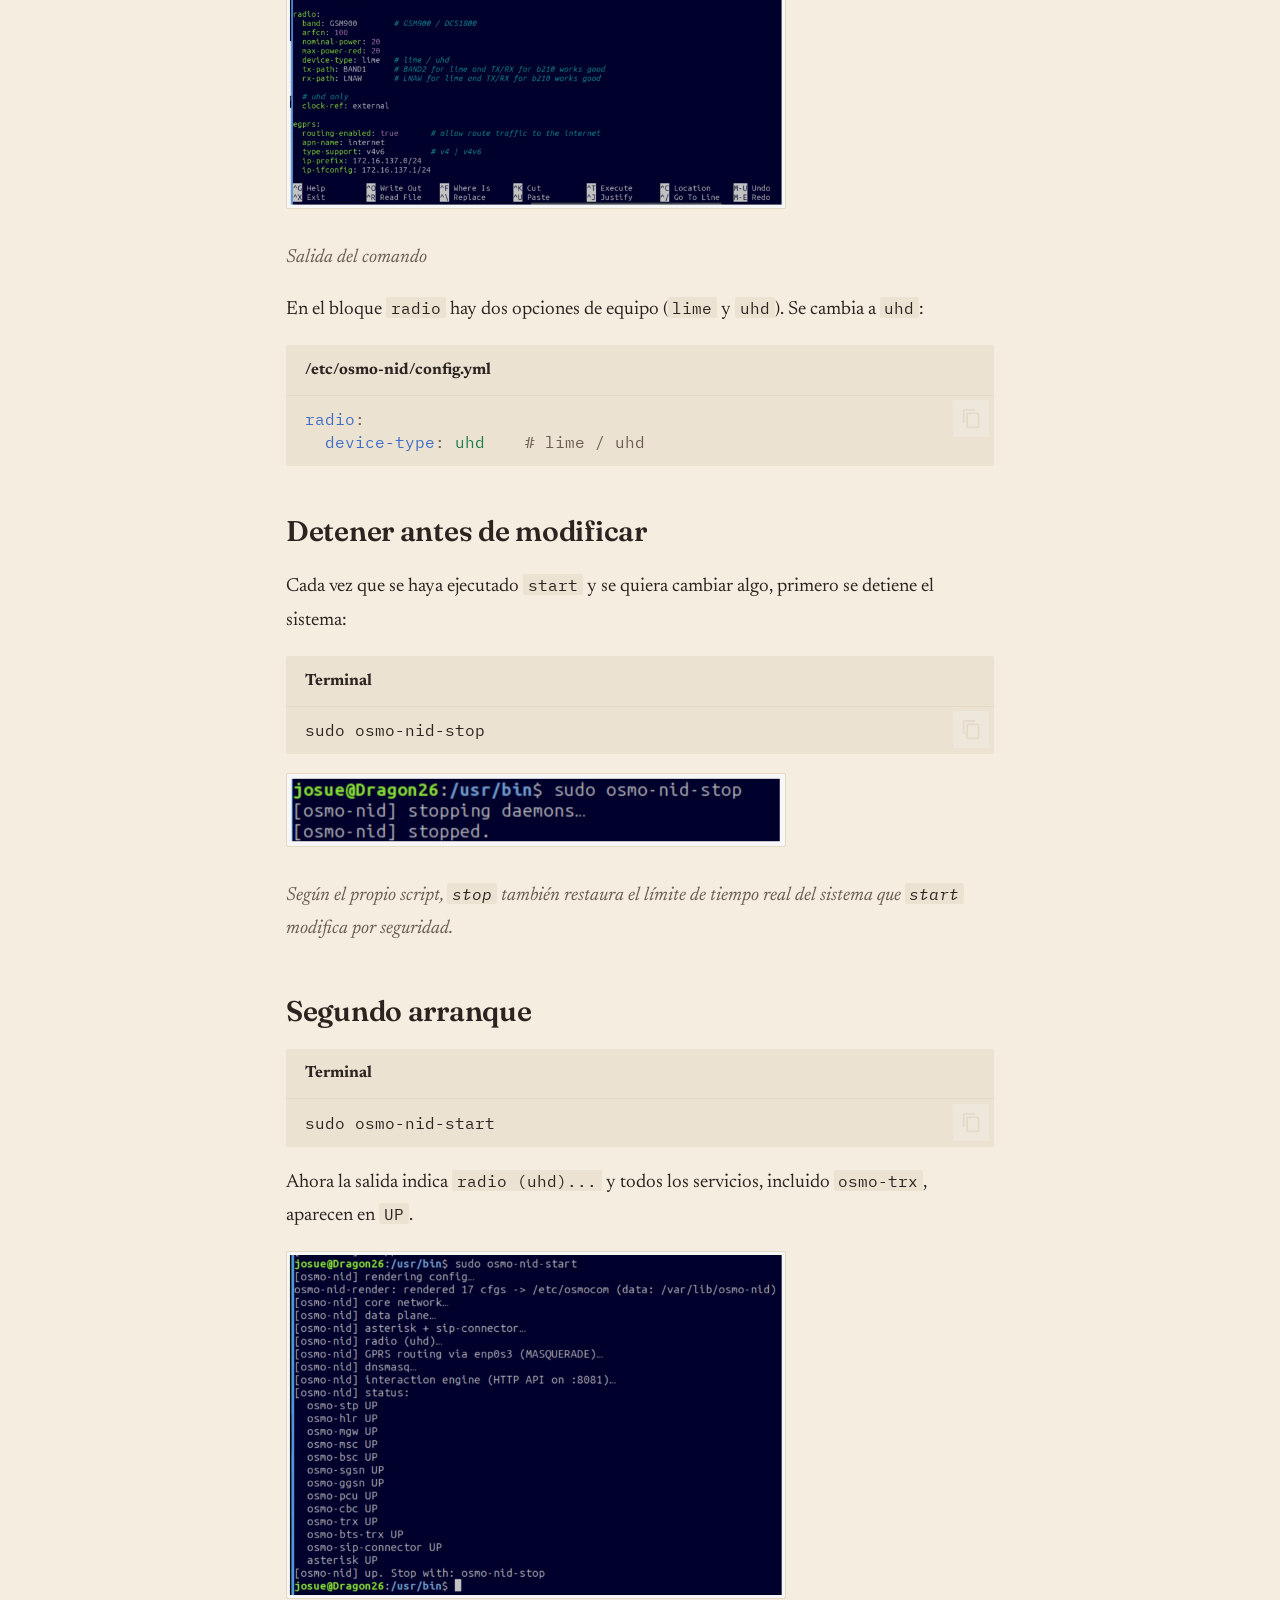
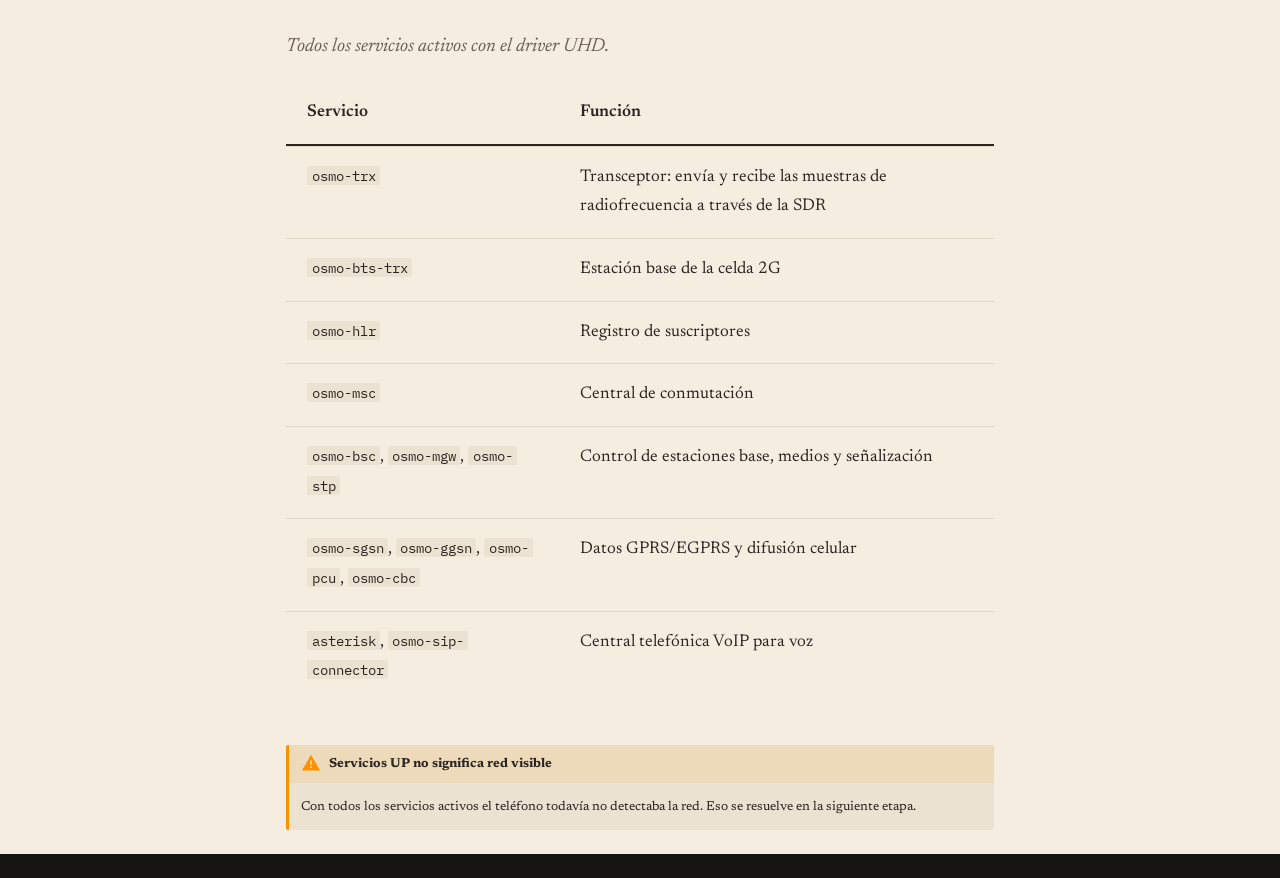
<file: 02-despliegue/index.html>
<!doctype html>
<html lang="es" class="no-js">
  <head>
    
      <meta charset="utf-8">
      <meta name="viewport" content="width=device-width,initial-scale=1">
      
        <meta name="description" content="Documentación paso a paso de una red móvil 2G de laboratorio en DragonOS">
      
      
        <meta name="author" content="Josue Giraldo">
      
      
      
        <link rel="prev" href="../01-contexto/">
      
      
        <link rel="next" href="../03-configuracion-peru/">
      
      
        
      
      
      <link rel="icon" href="../assets/images/favicon.png">
      <meta name="generator" content="mkdocs-1.6.1, mkdocs-material-9.7.7">
    
    
      
        <title>2. Despliegue de la red - Red Privada 2G GSM con Osmocom y USRP B220: Validación de Autenticación Abierta con SIMs Comerciales</title>
      
    
    
      <link rel="stylesheet" href="../assets/stylesheets/main.ec1eaa64.min.css">
      
        
        <link rel="stylesheet" href="../assets/stylesheets/palette.ab4e12ef.min.css">
      
      


    
    
      
    
    
      
        
        
        <link rel="preconnect" href="https://fonts.gstatic.com" crossorigin>
        <link rel="stylesheet" href="https://fonts.googleapis.com/css?family=Newsreader:300,300i,400,400i,700,700i%7CIBM+Plex+Mono:400,400i,700,700i&display=fallback">
        <style>:root{--md-text-font:"Newsreader";--md-code-font:"IBM Plex Mono"}</style>
      
    
    
      <link rel="stylesheet" href="../stylesheets/extra.css">
    
    <script>__md_scope=new URL("..",location),__md_hash=e=>[...e].reduce(((e,_)=>(e<<5)-e+_.charCodeAt(0)),0),__md_get=(e,_=localStorage,t=__md_scope)=>JSON.parse(_.getItem(t.pathname+"."+e)),__md_set=(e,_,t=localStorage,a=__md_scope)=>{try{t.setItem(a.pathname+"."+e,JSON.stringify(_))}catch(e){}}</script>
    
      

    
    
  </head>
  
  
    
    
      
    
    
    
    
    <body dir="ltr" data-md-color-scheme="default" data-md-color-primary="custom" data-md-color-accent="custom">
  
    
    <input class="md-toggle" data-md-toggle="drawer" type="checkbox" id="__drawer" autocomplete="off">
    <input class="md-toggle" data-md-toggle="search" type="checkbox" id="__search" autocomplete="off">
    <label class="md-overlay" for="__drawer"></label>
    <div data-md-component="skip">
      
        
        <a href="#2-despliegue-de-la-red" class="md-skip">
          Saltar a contenido
        </a>
      
    </div>
    <div data-md-component="announce">
      
    </div>
    
    
      

  

<header class="md-header md-header--shadow" data-md-component="header">
  <nav class="md-header__inner md-grid" aria-label="Cabecera">
    <a href=".." title="Red Privada 2G GSM con Osmocom y USRP B220: Validación de Autenticación Abierta con SIMs Comerciales" class="md-header__button md-logo" aria-label="Red Privada 2G GSM con Osmocom y USRP B220: Validación de Autenticación Abierta con SIMs Comerciales" data-md-component="logo">
      
  
  <svg xmlns="http://www.w3.org/2000/svg" viewBox="0 0 24 24"><path d="M12 8a3 3 0 0 0 3-3 3 3 0 0 0-3-3 3 3 0 0 0-3 3 3 3 0 0 0 3 3m0 3.54C9.64 9.35 6.5 8 3 8v11c3.5 0 6.64 1.35 9 3.54 2.36-2.19 5.5-3.54 9-3.54V8c-3.5 0-6.64 1.35-9 3.54"/></svg>

    </a>
    <label class="md-header__button md-icon" for="__drawer">
      
      <svg xmlns="http://www.w3.org/2000/svg" viewBox="0 0 24 24"><path d="M3 6h18v2H3zm0 5h18v2H3zm0 5h18v2H3z"/></svg>
    </label>
    <div class="md-header__title" data-md-component="header-title">
      <div class="md-header__ellipsis">
        <div class="md-header__topic">
          <span class="md-ellipsis">
            Red Privada 2G GSM con Osmocom y USRP B220: Validación de Autenticación Abierta con SIMs Comerciales
          </span>
        </div>
        <div class="md-header__topic" data-md-component="header-topic">
          <span class="md-ellipsis">
            
              2. Despliegue de la red
            
          </span>
        </div>
      </div>
    </div>
    
      
        <form class="md-header__option" data-md-component="palette">
  
    
    
    
    <input class="md-option" data-md-color-media="" data-md-color-scheme="default" data-md-color-primary="custom" data-md-color-accent="custom"  aria-label="Modo oscuro"  type="radio" name="__palette" id="__palette_0">
    
      <label class="md-header__button md-icon" title="Modo oscuro" for="__palette_1" hidden>
        <svg xmlns="http://www.w3.org/2000/svg" viewBox="0 0 24 24"><path d="M12 8a4 4 0 0 0-4 4 4 4 0 0 0 4 4 4 4 0 0 0 4-4 4 4 0 0 0-4-4m0 10a6 6 0 0 1-6-6 6 6 0 0 1 6-6 6 6 0 0 1 6 6 6 6 0 0 1-6 6m8-9.31V4h-4.69L12 .69 8.69 4H4v4.69L.69 12 4 15.31V20h4.69L12 23.31 15.31 20H20v-4.69L23.31 12z"/></svg>
      </label>
    
  
    
    
    
    <input class="md-option" data-md-color-media="" data-md-color-scheme="slate" data-md-color-primary="custom" data-md-color-accent="custom"  aria-label="Modo claro"  type="radio" name="__palette" id="__palette_1">
    
      <label class="md-header__button md-icon" title="Modo claro" for="__palette_0" hidden>
        <svg xmlns="http://www.w3.org/2000/svg" viewBox="0 0 24 24"><path d="M12 18c-.89 0-1.74-.2-2.5-.55C11.56 16.5 13 14.42 13 12s-1.44-4.5-3.5-5.45C10.26 6.2 11.11 6 12 6a6 6 0 0 1 6 6 6 6 0 0 1-6 6m8-9.31V4h-4.69L12 .69 8.69 4H4v4.69L.69 12 4 15.31V20h4.69L12 23.31 15.31 20H20v-4.69L23.31 12z"/></svg>
      </label>
    
  
</form>
      
    
    
      <script>var palette=__md_get("__palette");if(palette&&palette.color){if("(prefers-color-scheme)"===palette.color.media){var media=matchMedia("(prefers-color-scheme: light)"),input=document.querySelector(media.matches?"[data-md-color-media='(prefers-color-scheme: light)']":"[data-md-color-media='(prefers-color-scheme: dark)']");palette.color.media=input.getAttribute("data-md-color-media"),palette.color.scheme=input.getAttribute("data-md-color-scheme"),palette.color.primary=input.getAttribute("data-md-color-primary"),palette.color.accent=input.getAttribute("data-md-color-accent")}for(var[key,value]of Object.entries(palette.color))document.body.setAttribute("data-md-color-"+key,value)}</script>
    
    
    
      
      
        <label class="md-header__button md-icon" for="__search">
          
          <svg xmlns="http://www.w3.org/2000/svg" viewBox="0 0 24 24"><path d="M9.5 3A6.5 6.5 0 0 1 16 9.5c0 1.61-.59 3.09-1.56 4.23l.27.27h.79l5 5-1.5 1.5-5-5v-.79l-.27-.27A6.52 6.52 0 0 1 9.5 16 6.5 6.5 0 0 1 3 9.5 6.5 6.5 0 0 1 9.5 3m0 2C7 5 5 7 5 9.5S7 14 9.5 14 14 12 14 9.5 12 5 9.5 5"/></svg>
        </label>
        <div class="md-search" data-md-component="search" role="dialog">
  <label class="md-search__overlay" for="__search"></label>
  <div class="md-search__inner" role="search">
    <form class="md-search__form" name="search">
      <input type="text" class="md-search__input" name="query" aria-label="Búsqueda" placeholder="Búsqueda" autocapitalize="off" autocorrect="off" autocomplete="off" spellcheck="false" data-md-component="search-query" required>
      <label class="md-search__icon md-icon" for="__search">
        
        <svg xmlns="http://www.w3.org/2000/svg" viewBox="0 0 24 24"><path d="M9.5 3A6.5 6.5 0 0 1 16 9.5c0 1.61-.59 3.09-1.56 4.23l.27.27h.79l5 5-1.5 1.5-5-5v-.79l-.27-.27A6.52 6.52 0 0 1 9.5 16 6.5 6.5 0 0 1 3 9.5 6.5 6.5 0 0 1 9.5 3m0 2C7 5 5 7 5 9.5S7 14 9.5 14 14 12 14 9.5 12 5 9.5 5"/></svg>
        
        <svg xmlns="http://www.w3.org/2000/svg" viewBox="0 0 24 24"><path d="M20 11v2H8l5.5 5.5-1.42 1.42L4.16 12l7.92-7.92L13.5 5.5 8 11z"/></svg>
      </label>
      <nav class="md-search__options" aria-label="Buscar">
        
        <button type="reset" class="md-search__icon md-icon" title="Limpiar" aria-label="Limpiar" tabindex="-1">
          
          <svg xmlns="http://www.w3.org/2000/svg" viewBox="0 0 24 24"><path d="M19 6.41 17.59 5 12 10.59 6.41 5 5 6.41 10.59 12 5 17.59 6.41 19 12 13.41 17.59 19 19 17.59 13.41 12z"/></svg>
        </button>
      </nav>
      
    </form>
    <div class="md-search__output">
      <div class="md-search__scrollwrap" tabindex="0" data-md-scrollfix>
        <div class="md-search-result" data-md-component="search-result">
          <div class="md-search-result__meta">
            Inicializando búsqueda
          </div>
          <ol class="md-search-result__list" role="presentation"></ol>
        </div>
      </div>
    </div>
  </div>
</div>
      
    
    
      <div class="md-header__source">
        <a href="https://github.com/Josueeeoo-0/red-privada-2g-osmocom-sim-comercial" title="Ir al repositorio" class="md-source" data-md-component="source">
  <div class="md-source__icon md-icon">
    
    <svg xmlns="http://www.w3.org/2000/svg" viewBox="0 0 448 512"><!--! Font Awesome Free 7.1.0 by @fontawesome - https://fontawesome.com License - https://fontawesome.com/license/free (Icons: CC BY 4.0, Fonts: SIL OFL 1.1, Code: MIT License) Copyright 2025 Fonticons, Inc.--><path d="M439.6 236.1 244 40.5c-5.4-5.5-12.8-8.5-20.4-8.5s-15 3-20.4 8.4L162.5 81l51.5 51.5c27.1-9.1 52.7 16.8 43.4 43.7l49.7 49.7c34.2-11.8 61.2 31 35.5 56.7-26.5 26.5-70.2-2.9-56-37.3L240.3 199v121.9c25.3 12.5 22.3 41.8 9.1 55-6.4 6.4-15.2 10.1-24.3 10.1s-17.8-3.6-24.3-10.1c-17.6-17.6-11.1-46.9 11.2-56v-123c-20.8-8.5-24.6-30.7-18.6-45L142.6 101 8.5 235.1C3 240.6 0 247.9 0 255.5s3 15 8.5 20.4l195.6 195.7c5.4 5.4 12.7 8.4 20.4 8.4s15-3 20.4-8.4l194.7-194.7c5.4-5.4 8.4-12.8 8.4-20.4s-3-15-8.4-20.4"/></svg>
  </div>
  <div class="md-source__repository">
    red-privada-2g-osmocom-sim-comercial
  </div>
</a>
      </div>
    
  </nav>
  
</header>
    
    <div class="md-container" data-md-component="container">
      
      
        
          
        
      
      <main class="md-main" data-md-component="main">
        <div class="md-main__inner md-grid">
          
            
              
              <div class="md-sidebar md-sidebar--primary" data-md-component="sidebar" data-md-type="navigation" >
                <div class="md-sidebar__scrollwrap">
                  <div class="md-sidebar__inner">
                    



<nav class="md-nav md-nav--primary" aria-label="Navegación" data-md-level="0">
  <label class="md-nav__title" for="__drawer">
    <a href=".." title="Red Privada 2G GSM con Osmocom y USRP B220: Validación de Autenticación Abierta con SIMs Comerciales" class="md-nav__button md-logo" aria-label="Red Privada 2G GSM con Osmocom y USRP B220: Validación de Autenticación Abierta con SIMs Comerciales" data-md-component="logo">
      
  
  <svg xmlns="http://www.w3.org/2000/svg" viewBox="0 0 24 24"><path d="M12 8a3 3 0 0 0 3-3 3 3 0 0 0-3-3 3 3 0 0 0-3 3 3 3 0 0 0 3 3m0 3.54C9.64 9.35 6.5 8 3 8v11c3.5 0 6.64 1.35 9 3.54 2.36-2.19 5.5-3.54 9-3.54V8c-3.5 0-6.64 1.35-9 3.54"/></svg>

    </a>
    Red Privada 2G GSM con Osmocom y USRP B220: Validación de Autenticación Abierta con SIMs Comerciales
  </label>
  
    <div class="md-nav__source">
      <a href="https://github.com/Josueeeoo-0/red-privada-2g-osmocom-sim-comercial" title="Ir al repositorio" class="md-source" data-md-component="source">
  <div class="md-source__icon md-icon">
    
    <svg xmlns="http://www.w3.org/2000/svg" viewBox="0 0 448 512"><!--! Font Awesome Free 7.1.0 by @fontawesome - https://fontawesome.com License - https://fontawesome.com/license/free (Icons: CC BY 4.0, Fonts: SIL OFL 1.1, Code: MIT License) Copyright 2025 Fonticons, Inc.--><path d="M439.6 236.1 244 40.5c-5.4-5.5-12.8-8.5-20.4-8.5s-15 3-20.4 8.4L162.5 81l51.5 51.5c27.1-9.1 52.7 16.8 43.4 43.7l49.7 49.7c34.2-11.8 61.2 31 35.5 56.7-26.5 26.5-70.2-2.9-56-37.3L240.3 199v121.9c25.3 12.5 22.3 41.8 9.1 55-6.4 6.4-15.2 10.1-24.3 10.1s-17.8-3.6-24.3-10.1c-17.6-17.6-11.1-46.9 11.2-56v-123c-20.8-8.5-24.6-30.7-18.6-45L142.6 101 8.5 235.1C3 240.6 0 247.9 0 255.5s3 15 8.5 20.4l195.6 195.7c5.4 5.4 12.7 8.4 20.4 8.4s15-3 20.4-8.4l194.7-194.7c5.4-5.4 8.4-12.8 8.4-20.4s-3-15-8.4-20.4"/></svg>
  </div>
  <div class="md-source__repository">
    red-privada-2g-osmocom-sim-comercial
  </div>
</a>
    </div>
  
  <ul class="md-nav__list" data-md-scrollfix>
    
      
      
  
  
  
  
    <li class="md-nav__item">
      <a href=".." class="md-nav__link">
        
  
  
  <span class="md-ellipsis">
    
  
    Inicio
  

    
  </span>
  
  

      </a>
    </li>
  

    
      
      
  
  
  
  
    <li class="md-nav__item">
      <a href="../01-contexto/" class="md-nav__link">
        
  
  
  <span class="md-ellipsis">
    
  
    1. Contexto
  

    
  </span>
  
  

      </a>
    </li>
  

    
      
      
  
  
    
  
  
  
    <li class="md-nav__item md-nav__item--active">
      
      <input class="md-nav__toggle md-toggle" type="checkbox" id="__toc">
      
      
        
      
      
        <label class="md-nav__link md-nav__link--active" for="__toc">
          
  
  
  <span class="md-ellipsis">
    
  
    2. Despliegue de la red
  

    
  </span>
  
  

          <span class="md-nav__icon md-icon"></span>
        </label>
      
      <a href="./" class="md-nav__link md-nav__link--active">
        
  
  
  <span class="md-ellipsis">
    
  
    2. Despliegue de la red
  

    
  </span>
  
  

      </a>
      
        

<nav class="md-nav md-nav--secondary" aria-label="Tabla de contenidos">
  
  
  
    
  
  
    <label class="md-nav__title" for="__toc">
      <span class="md-nav__icon md-icon"></span>
      Tabla de contenidos
    </label>
    <ul class="md-nav__list" data-md-component="toc" data-md-scrollfix>
      
        <li class="md-nav__item">
  <a href="#primer-arranque" class="md-nav__link">
    <span class="md-ellipsis">
      
        Primer arranque
      
    </span>
  </a>
  
</li>
      
        <li class="md-nav__item">
  <a href="#cambiar-el-driver-a-uhd" class="md-nav__link">
    <span class="md-ellipsis">
      
        Cambiar el driver a UHD
      
    </span>
  </a>
  
</li>
      
        <li class="md-nav__item">
  <a href="#detener-antes-de-modificar" class="md-nav__link">
    <span class="md-ellipsis">
      
        Detener antes de modificar
      
    </span>
  </a>
  
</li>
      
        <li class="md-nav__item">
  <a href="#segundo-arranque" class="md-nav__link">
    <span class="md-ellipsis">
      
        Segundo arranque
      
    </span>
  </a>
  
</li>
      
    </ul>
  
</nav>
      
    </li>
  

    
      
      
  
  
  
  
    <li class="md-nav__item">
      <a href="../03-configuracion-peru/" class="md-nav__link">
        
  
  
  <span class="md-ellipsis">
    
  
    3. Configuración para Perú
  

    
  </span>
  
  

      </a>
    </li>
  

    
      
      
  
  
  
  
    <li class="md-nav__item">
      <a href="../04-telefono/" class="md-nav__link">
        
  
  
  <span class="md-ellipsis">
    
  
    4. Configuración del teléfono
  

    
  </span>
  
  

      </a>
    </li>
  

    
      
      
  
  
  
  
    <li class="md-nav__item">
      <a href="../05-verificacion/" class="md-nav__link">
        
  
  
  <span class="md-ellipsis">
    
  
    5. Verificación
  

    
  </span>
  
  

      </a>
    </li>
  

    
      
      
  
  
  
  
    <li class="md-nav__item">
      <a href="../06-aviso-legal/" class="md-nav__link">
        
  
  
  <span class="md-ellipsis">
    
  
    6. Aviso legal
  

    
  </span>
  
  

      </a>
    </li>
  

    
  </ul>
</nav>
                  </div>
                </div>
              </div>
            
            
              
              <div class="md-sidebar md-sidebar--secondary" data-md-component="sidebar" data-md-type="toc" >
                <div class="md-sidebar__scrollwrap">
                  <div class="md-sidebar__inner">
                    

<nav class="md-nav md-nav--secondary" aria-label="Tabla de contenidos">
  
  
  
    
  
  
    <label class="md-nav__title" for="__toc">
      <span class="md-nav__icon md-icon"></span>
      Tabla de contenidos
    </label>
    <ul class="md-nav__list" data-md-component="toc" data-md-scrollfix>
      
        <li class="md-nav__item">
  <a href="#primer-arranque" class="md-nav__link">
    <span class="md-ellipsis">
      
        Primer arranque
      
    </span>
  </a>
  
</li>
      
        <li class="md-nav__item">
  <a href="#cambiar-el-driver-a-uhd" class="md-nav__link">
    <span class="md-ellipsis">
      
        Cambiar el driver a UHD
      
    </span>
  </a>
  
</li>
      
        <li class="md-nav__item">
  <a href="#detener-antes-de-modificar" class="md-nav__link">
    <span class="md-ellipsis">
      
        Detener antes de modificar
      
    </span>
  </a>
  
</li>
      
        <li class="md-nav__item">
  <a href="#segundo-arranque" class="md-nav__link">
    <span class="md-ellipsis">
      
        Segundo arranque
      
    </span>
  </a>
  
</li>
      
    </ul>
  
</nav>
                  </div>
                </div>
              </div>
            
          
          
            <div class="md-content" data-md-component="content">
              
              <article class="md-content__inner md-typeset">
                
                  


  
  


<h1 id="2-despliegue-de-la-red">2. Despliegue de la red</h1>
<h2 id="primer-arranque">Primer arranque</h2>
<div class="highlight"><span class="filename">Terminal</span><pre><span></span><code>sudo<span class="w"> </span>osmo-nid-start
</code></pre></div>
<p>Casi todos los servicios aparecen como <code>UP</code>, pero el transceptor de radio falla y la línea de radio indica un equipo que no es el nuestro:</p>
<div class="highlight"><span class="filename">Salida de osmo-nid-start</span><pre><span></span><code>[osmo-nid] radio (lime)...
  osmo-trx !! DOWN (see /var/log/osmo-nid/osmo-trx.log)
</code></pre></div>
<p>El sistema intenta usar una <strong>LimeSDR</strong>, pero el equipo conectado es una LibreSDR Mini B220 que funciona con el driver <strong>UHD</strong>. Sin <code>osmo-trx</code> la antena no emite señal GSM.</p>
<p><img alt="Salida de osmo-nid-start con radio lime y osmo-trx DOWN" src="../assets/images/02-start-lime.png" width="500" /></p>
<p><em>Primer arranque: el sistema selecciona el driver de LimeSDR por defecto.</em></p>
<h2 id="cambiar-el-driver-a-uhd">Cambiar el driver a UHD</h2>
<p>El tipo de radio se lee del archivo de configuración, así que hay que editarlo:</p>
<div class="highlight"><span class="filename">Terminal</span><pre><span></span><code>sudo<span class="w"> </span>nano<span class="w"> </span>/etc/osmo-nid/config.yml
</code></pre></div>
<p><img alt="Archivo config.yml abierto con nano" src="../assets/images/02-nano-config.png" width="500" /></p>
<p><em>Uso del comando</em></p>
<p><img alt="Archivo config.yml abierto con nano" src="../assets/images/02-nano-config-1.png" width="500" /></p>
<p><em>Salida del comando</em></p>
<p>En el bloque <code>radio</code> hay dos opciones de equipo (<code>lime</code> y <code>uhd</code>). Se cambia a <code>uhd</code>:</p>
<div class="highlight"><span class="filename">/etc/osmo-nid/config.yml</span><pre><span></span><code><span class="nt">radio</span><span class="p">:</span>
<span class="w">  </span><span class="nt">device-type</span><span class="p">:</span><span class="w"> </span><span class="l l-Scalar l-Scalar-Plain">uhd</span><span class="w">    </span><span class="c1"># lime / uhd</span>
</code></pre></div>
<h2 id="detener-antes-de-modificar">Detener antes de modificar</h2>
<p>Cada vez que se haya ejecutado <code>start</code> y se quiera cambiar algo, primero se detiene el sistema:</p>
<div class="highlight"><span class="filename">Terminal</span><pre><span></span><code>sudo<span class="w"> </span>osmo-nid-stop
</code></pre></div>
<p><img alt="Ejecución de osmo-nid-stop" src="../assets/images/02-stop.png" width="500" /></p>
<p><em>Según el propio script, <code>stop</code> también restaura el límite de tiempo real del sistema que <code>start</code> modifica por seguridad.</em></p>
<h2 id="segundo-arranque">Segundo arranque</h2>
<div class="highlight"><span class="filename">Terminal</span><pre><span></span><code>sudo<span class="w"> </span>osmo-nid-start
</code></pre></div>
<p>Ahora la salida indica <code>radio (uhd)...</code> y todos los servicios, incluido <code>osmo-trx</code>, aparecen en <code>UP</code>.</p>
<p><img alt="Salida de osmo-nid-start con radio uhd y todos los servicios UP" src="../assets/images/02-start-uhd.png" width="500" /></p>
<p><em>Todos los servicios activos con el driver UHD.</em></p>
<table>
<thead>
<tr>
<th>Servicio</th>
<th>Función</th>
</tr>
</thead>
<tbody>
<tr>
<td><code>osmo-trx</code></td>
<td>Transceptor: envía y recibe las muestras de radiofrecuencia a través de la SDR</td>
</tr>
<tr>
<td><code>osmo-bts-trx</code></td>
<td>Estación base de la celda 2G</td>
</tr>
<tr>
<td><code>osmo-hlr</code></td>
<td>Registro de suscriptores</td>
</tr>
<tr>
<td><code>osmo-msc</code></td>
<td>Central de conmutación</td>
</tr>
<tr>
<td><code>osmo-bsc</code>, <code>osmo-mgw</code>, <code>osmo-stp</code></td>
<td>Control de estaciones base, medios y señalización</td>
</tr>
<tr>
<td><code>osmo-sgsn</code>, <code>osmo-ggsn</code>, <code>osmo-pcu</code>, <code>osmo-cbc</code></td>
<td>Datos GPRS/EGPRS y difusión celular</td>
</tr>
<tr>
<td><code>asterisk</code>, <code>osmo-sip-connector</code></td>
<td>Central telefónica VoIP para voz</td>
</tr>
</tbody>
</table>
<div class="admonition warning">
<p class="admonition-title">Servicios UP no significa red visible</p>
<p>Con todos los servicios activos el teléfono todavía no detectaba la red. Eso se resuelve en la siguiente etapa.</p>
</div>












                
              </article>
            </div>
          
          
<script>var target=document.getElementById(location.hash.slice(1));target&&target.name&&(target.checked=target.name.startsWith("__tabbed_"))</script>
        </div>
        
      </main>
      
        <footer class="md-footer">
  
  <div class="md-footer-meta md-typeset">
    <div class="md-footer-meta__inner md-grid">
      <div class="md-copyright">
  
  
</div>
      
    </div>
  </div>
</footer>
      
    </div>
    <div class="md-dialog" data-md-component="dialog">
      <div class="md-dialog__inner md-typeset"></div>
    </div>
    
    
    
      
      
      <script id="__config" type="application/json">{"annotate": null, "base": "..", "features": ["navigation.instant", "content.code.copy"], "search": "../assets/javascripts/workers/search.2c215733.min.js", "tags": null, "translations": {"clipboard.copied": "Copiado al portapapeles", "clipboard.copy": "Copiar al portapapeles", "search.result.more.one": "1 m\u00e1s en esta p\u00e1gina", "search.result.more.other": "# m\u00e1s en esta p\u00e1gina", "search.result.none": "No se encontraron documentos", "search.result.one": "1 documento encontrado", "search.result.other": "# documentos encontrados", "search.result.placeholder": "Teclee para comenzar b\u00fasqueda", "search.result.term.missing": "Falta", "select.version": "Seleccionar versi\u00f3n"}, "version": null}</script>
    
    
      <script src="../assets/javascripts/bundle.d7400e89.min.js"></script>
      
    
  </body>
</html>
</file>
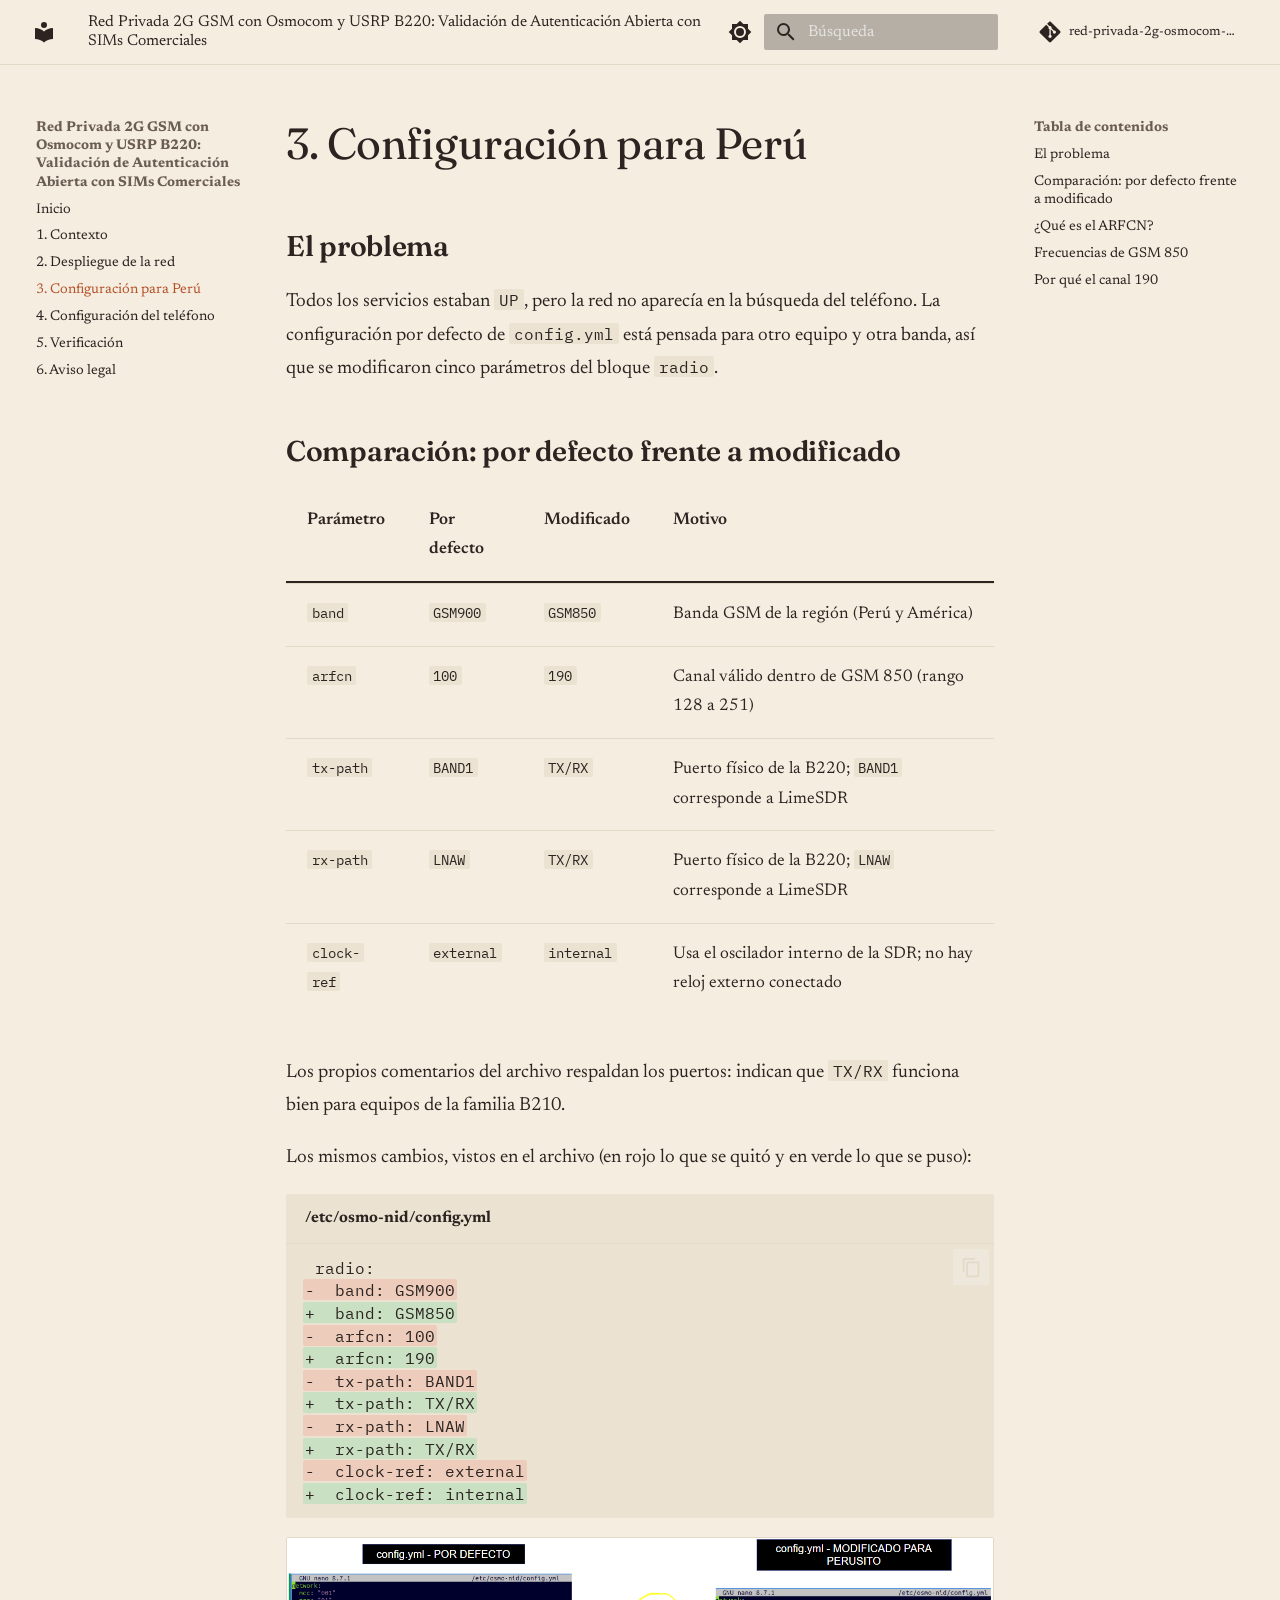
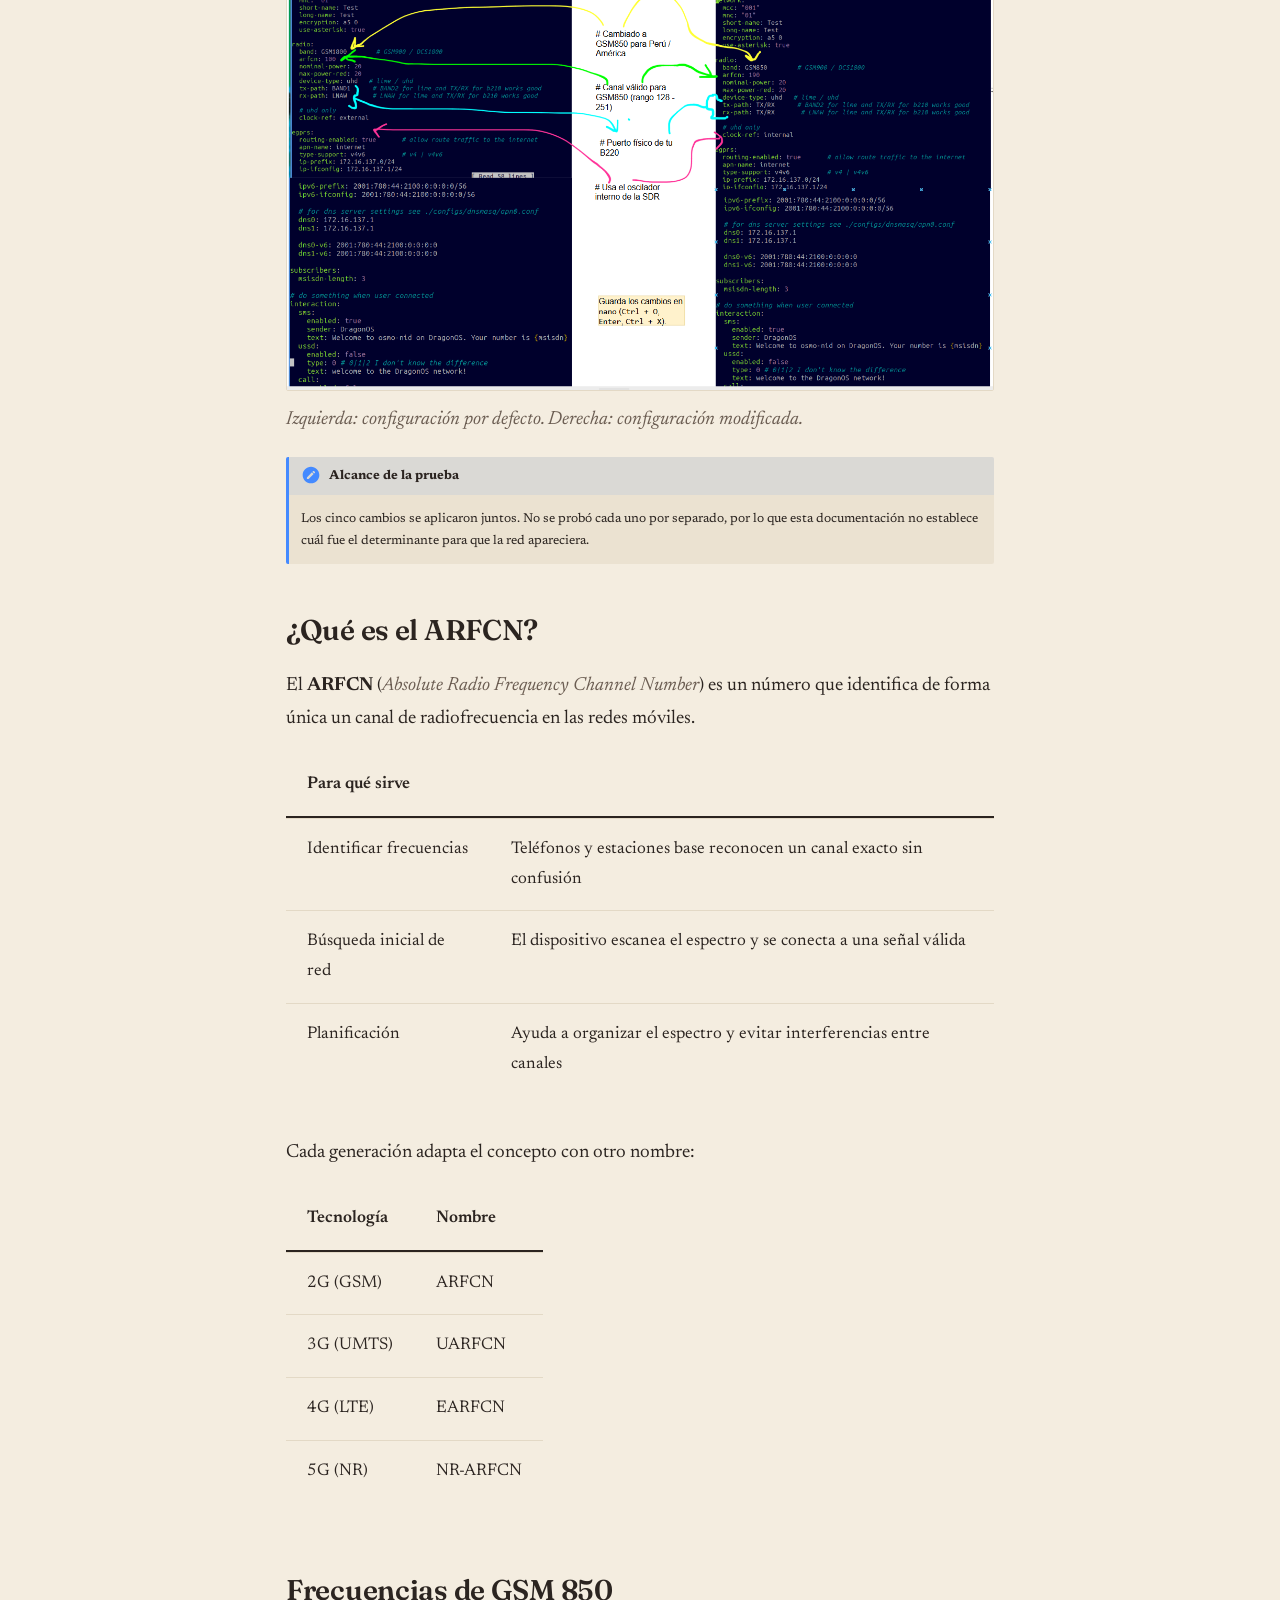
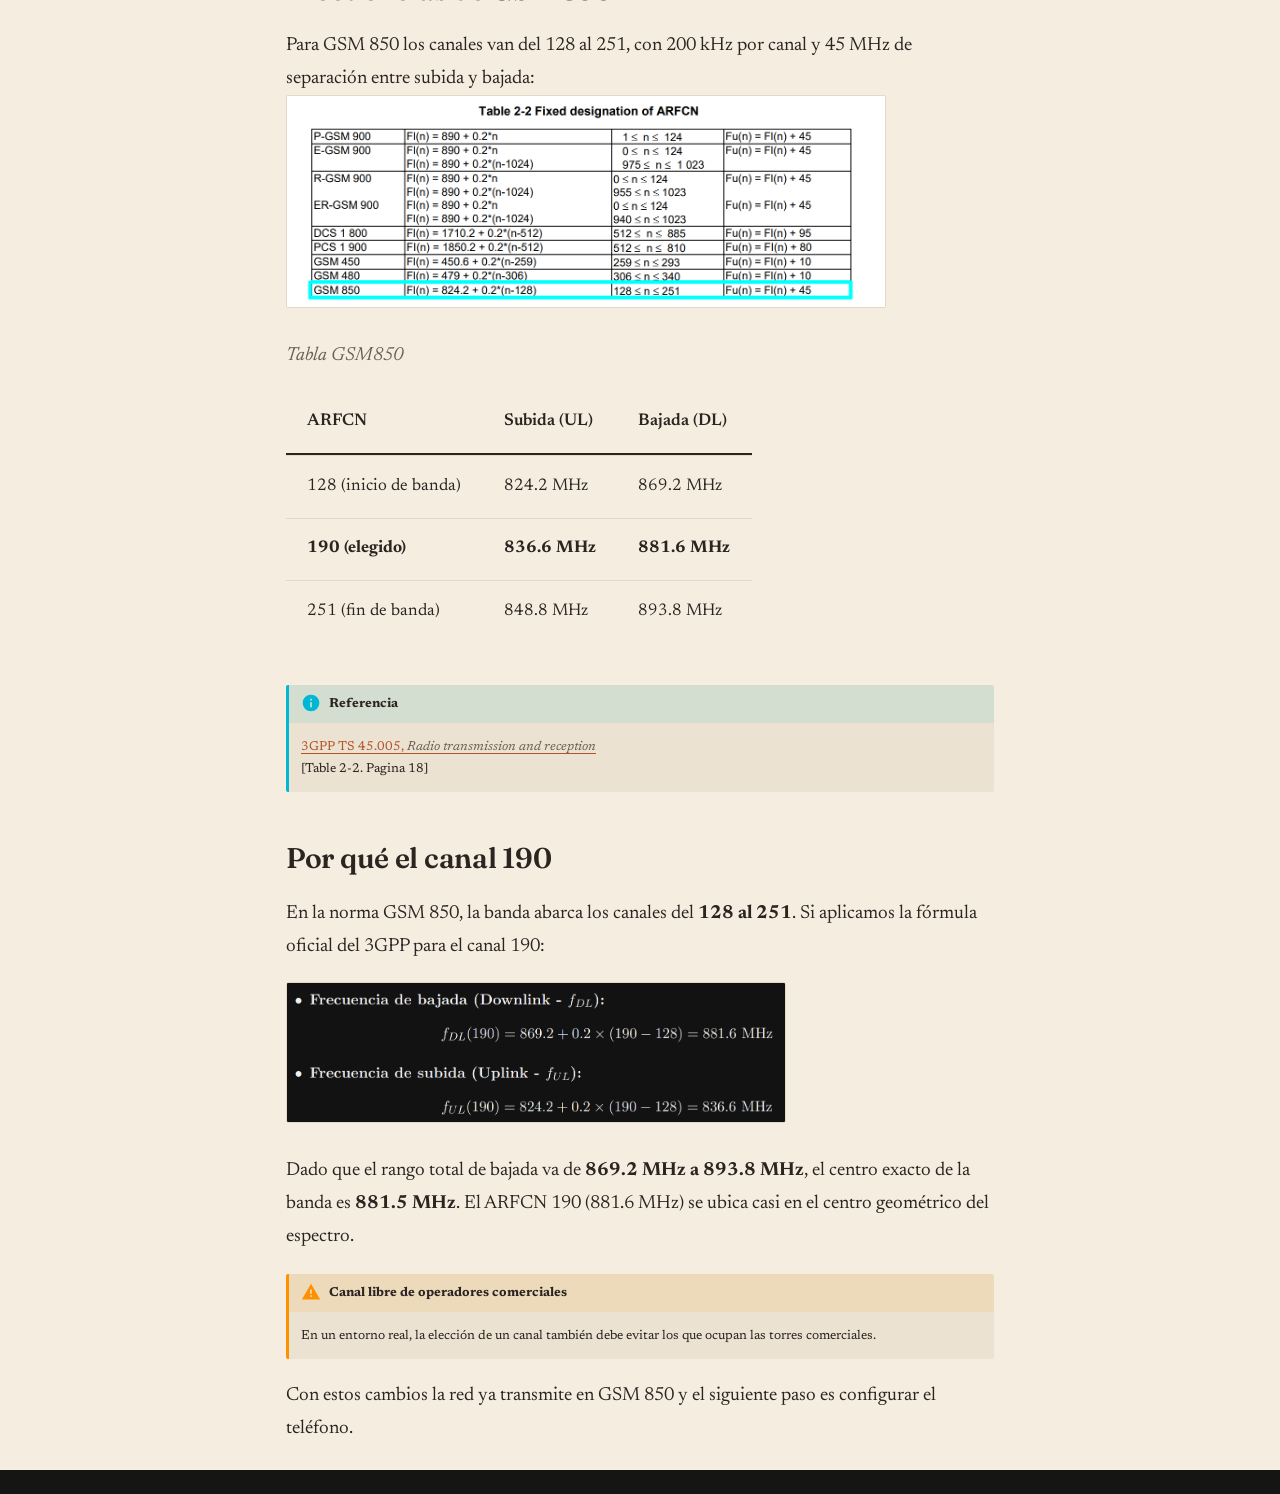
<file: 03-configuracion-peru/index.html>
<!doctype html>
<html lang="es" class="no-js">
  <head>
    
      <meta charset="utf-8">
      <meta name="viewport" content="width=device-width,initial-scale=1">
      
        <meta name="description" content="Documentación paso a paso de una red móvil 2G de laboratorio en DragonOS">
      
      
        <meta name="author" content="Josue Giraldo">
      
      
      
        <link rel="prev" href="../02-despliegue/">
      
      
        <link rel="next" href="../04-telefono/">
      
      
        
      
      
      <link rel="icon" href="../assets/images/favicon.png">
      <meta name="generator" content="mkdocs-1.6.1, mkdocs-material-9.7.7">
    
    
      
        <title>3. Configuración para Perú - Red Privada 2G GSM con Osmocom y USRP B220: Validación de Autenticación Abierta con SIMs Comerciales</title>
      
    
    
      <link rel="stylesheet" href="../assets/stylesheets/main.ec1eaa64.min.css">
      
        
        <link rel="stylesheet" href="../assets/stylesheets/palette.ab4e12ef.min.css">
      
      


    
    
      
    
    
      
        
        
        <link rel="preconnect" href="https://fonts.gstatic.com" crossorigin>
        <link rel="stylesheet" href="https://fonts.googleapis.com/css?family=Newsreader:300,300i,400,400i,700,700i%7CIBM+Plex+Mono:400,400i,700,700i&display=fallback">
        <style>:root{--md-text-font:"Newsreader";--md-code-font:"IBM Plex Mono"}</style>
      
    
    
      <link rel="stylesheet" href="../stylesheets/extra.css">
    
    <script>__md_scope=new URL("..",location),__md_hash=e=>[...e].reduce(((e,_)=>(e<<5)-e+_.charCodeAt(0)),0),__md_get=(e,_=localStorage,t=__md_scope)=>JSON.parse(_.getItem(t.pathname+"."+e)),__md_set=(e,_,t=localStorage,a=__md_scope)=>{try{t.setItem(a.pathname+"."+e,JSON.stringify(_))}catch(e){}}</script>
    
      

    
    
  </head>
  
  
    
    
      
    
    
    
    
    <body dir="ltr" data-md-color-scheme="default" data-md-color-primary="custom" data-md-color-accent="custom">
  
    
    <input class="md-toggle" data-md-toggle="drawer" type="checkbox" id="__drawer" autocomplete="off">
    <input class="md-toggle" data-md-toggle="search" type="checkbox" id="__search" autocomplete="off">
    <label class="md-overlay" for="__drawer"></label>
    <div data-md-component="skip">
      
        
        <a href="#3-configuracion-para-peru" class="md-skip">
          Saltar a contenido
        </a>
      
    </div>
    <div data-md-component="announce">
      
    </div>
    
    
      

  

<header class="md-header md-header--shadow" data-md-component="header">
  <nav class="md-header__inner md-grid" aria-label="Cabecera">
    <a href=".." title="Red Privada 2G GSM con Osmocom y USRP B220: Validación de Autenticación Abierta con SIMs Comerciales" class="md-header__button md-logo" aria-label="Red Privada 2G GSM con Osmocom y USRP B220: Validación de Autenticación Abierta con SIMs Comerciales" data-md-component="logo">
      
  
  <svg xmlns="http://www.w3.org/2000/svg" viewBox="0 0 24 24"><path d="M12 8a3 3 0 0 0 3-3 3 3 0 0 0-3-3 3 3 0 0 0-3 3 3 3 0 0 0 3 3m0 3.54C9.64 9.35 6.5 8 3 8v11c3.5 0 6.64 1.35 9 3.54 2.36-2.19 5.5-3.54 9-3.54V8c-3.5 0-6.64 1.35-9 3.54"/></svg>

    </a>
    <label class="md-header__button md-icon" for="__drawer">
      
      <svg xmlns="http://www.w3.org/2000/svg" viewBox="0 0 24 24"><path d="M3 6h18v2H3zm0 5h18v2H3zm0 5h18v2H3z"/></svg>
    </label>
    <div class="md-header__title" data-md-component="header-title">
      <div class="md-header__ellipsis">
        <div class="md-header__topic">
          <span class="md-ellipsis">
            Red Privada 2G GSM con Osmocom y USRP B220: Validación de Autenticación Abierta con SIMs Comerciales
          </span>
        </div>
        <div class="md-header__topic" data-md-component="header-topic">
          <span class="md-ellipsis">
            
              3. Configuración para Perú
            
          </span>
        </div>
      </div>
    </div>
    
      
        <form class="md-header__option" data-md-component="palette">
  
    
    
    
    <input class="md-option" data-md-color-media="" data-md-color-scheme="default" data-md-color-primary="custom" data-md-color-accent="custom"  aria-label="Modo oscuro"  type="radio" name="__palette" id="__palette_0">
    
      <label class="md-header__button md-icon" title="Modo oscuro" for="__palette_1" hidden>
        <svg xmlns="http://www.w3.org/2000/svg" viewBox="0 0 24 24"><path d="M12 8a4 4 0 0 0-4 4 4 4 0 0 0 4 4 4 4 0 0 0 4-4 4 4 0 0 0-4-4m0 10a6 6 0 0 1-6-6 6 6 0 0 1 6-6 6 6 0 0 1 6 6 6 6 0 0 1-6 6m8-9.31V4h-4.69L12 .69 8.69 4H4v4.69L.69 12 4 15.31V20h4.69L12 23.31 15.31 20H20v-4.69L23.31 12z"/></svg>
      </label>
    
  
    
    
    
    <input class="md-option" data-md-color-media="" data-md-color-scheme="slate" data-md-color-primary="custom" data-md-color-accent="custom"  aria-label="Modo claro"  type="radio" name="__palette" id="__palette_1">
    
      <label class="md-header__button md-icon" title="Modo claro" for="__palette_0" hidden>
        <svg xmlns="http://www.w3.org/2000/svg" viewBox="0 0 24 24"><path d="M12 18c-.89 0-1.74-.2-2.5-.55C11.56 16.5 13 14.42 13 12s-1.44-4.5-3.5-5.45C10.26 6.2 11.11 6 12 6a6 6 0 0 1 6 6 6 6 0 0 1-6 6m8-9.31V4h-4.69L12 .69 8.69 4H4v4.69L.69 12 4 15.31V20h4.69L12 23.31 15.31 20H20v-4.69L23.31 12z"/></svg>
      </label>
    
  
</form>
      
    
    
      <script>var palette=__md_get("__palette");if(palette&&palette.color){if("(prefers-color-scheme)"===palette.color.media){var media=matchMedia("(prefers-color-scheme: light)"),input=document.querySelector(media.matches?"[data-md-color-media='(prefers-color-scheme: light)']":"[data-md-color-media='(prefers-color-scheme: dark)']");palette.color.media=input.getAttribute("data-md-color-media"),palette.color.scheme=input.getAttribute("data-md-color-scheme"),palette.color.primary=input.getAttribute("data-md-color-primary"),palette.color.accent=input.getAttribute("data-md-color-accent")}for(var[key,value]of Object.entries(palette.color))document.body.setAttribute("data-md-color-"+key,value)}</script>
    
    
    
      
      
        <label class="md-header__button md-icon" for="__search">
          
          <svg xmlns="http://www.w3.org/2000/svg" viewBox="0 0 24 24"><path d="M9.5 3A6.5 6.5 0 0 1 16 9.5c0 1.61-.59 3.09-1.56 4.23l.27.27h.79l5 5-1.5 1.5-5-5v-.79l-.27-.27A6.52 6.52 0 0 1 9.5 16 6.5 6.5 0 0 1 3 9.5 6.5 6.5 0 0 1 9.5 3m0 2C7 5 5 7 5 9.5S7 14 9.5 14 14 12 14 9.5 12 5 9.5 5"/></svg>
        </label>
        <div class="md-search" data-md-component="search" role="dialog">
  <label class="md-search__overlay" for="__search"></label>
  <div class="md-search__inner" role="search">
    <form class="md-search__form" name="search">
      <input type="text" class="md-search__input" name="query" aria-label="Búsqueda" placeholder="Búsqueda" autocapitalize="off" autocorrect="off" autocomplete="off" spellcheck="false" data-md-component="search-query" required>
      <label class="md-search__icon md-icon" for="__search">
        
        <svg xmlns="http://www.w3.org/2000/svg" viewBox="0 0 24 24"><path d="M9.5 3A6.5 6.5 0 0 1 16 9.5c0 1.61-.59 3.09-1.56 4.23l.27.27h.79l5 5-1.5 1.5-5-5v-.79l-.27-.27A6.52 6.52 0 0 1 9.5 16 6.5 6.5 0 0 1 3 9.5 6.5 6.5 0 0 1 9.5 3m0 2C7 5 5 7 5 9.5S7 14 9.5 14 14 12 14 9.5 12 5 9.5 5"/></svg>
        
        <svg xmlns="http://www.w3.org/2000/svg" viewBox="0 0 24 24"><path d="M20 11v2H8l5.5 5.5-1.42 1.42L4.16 12l7.92-7.92L13.5 5.5 8 11z"/></svg>
      </label>
      <nav class="md-search__options" aria-label="Buscar">
        
        <button type="reset" class="md-search__icon md-icon" title="Limpiar" aria-label="Limpiar" tabindex="-1">
          
          <svg xmlns="http://www.w3.org/2000/svg" viewBox="0 0 24 24"><path d="M19 6.41 17.59 5 12 10.59 6.41 5 5 6.41 10.59 12 5 17.59 6.41 19 12 13.41 17.59 19 19 17.59 13.41 12z"/></svg>
        </button>
      </nav>
      
    </form>
    <div class="md-search__output">
      <div class="md-search__scrollwrap" tabindex="0" data-md-scrollfix>
        <div class="md-search-result" data-md-component="search-result">
          <div class="md-search-result__meta">
            Inicializando búsqueda
          </div>
          <ol class="md-search-result__list" role="presentation"></ol>
        </div>
      </div>
    </div>
  </div>
</div>
      
    
    
      <div class="md-header__source">
        <a href="https://github.com/Josueeeoo-0/red-privada-2g-osmocom-sim-comercial" title="Ir al repositorio" class="md-source" data-md-component="source">
  <div class="md-source__icon md-icon">
    
    <svg xmlns="http://www.w3.org/2000/svg" viewBox="0 0 448 512"><!--! Font Awesome Free 7.1.0 by @fontawesome - https://fontawesome.com License - https://fontawesome.com/license/free (Icons: CC BY 4.0, Fonts: SIL OFL 1.1, Code: MIT License) Copyright 2025 Fonticons, Inc.--><path d="M439.6 236.1 244 40.5c-5.4-5.5-12.8-8.5-20.4-8.5s-15 3-20.4 8.4L162.5 81l51.5 51.5c27.1-9.1 52.7 16.8 43.4 43.7l49.7 49.7c34.2-11.8 61.2 31 35.5 56.7-26.5 26.5-70.2-2.9-56-37.3L240.3 199v121.9c25.3 12.5 22.3 41.8 9.1 55-6.4 6.4-15.2 10.1-24.3 10.1s-17.8-3.6-24.3-10.1c-17.6-17.6-11.1-46.9 11.2-56v-123c-20.8-8.5-24.6-30.7-18.6-45L142.6 101 8.5 235.1C3 240.6 0 247.9 0 255.5s3 15 8.5 20.4l195.6 195.7c5.4 5.4 12.7 8.4 20.4 8.4s15-3 20.4-8.4l194.7-194.7c5.4-5.4 8.4-12.8 8.4-20.4s-3-15-8.4-20.4"/></svg>
  </div>
  <div class="md-source__repository">
    red-privada-2g-osmocom-sim-comercial
  </div>
</a>
      </div>
    
  </nav>
  
</header>
    
    <div class="md-container" data-md-component="container">
      
      
        
          
        
      
      <main class="md-main" data-md-component="main">
        <div class="md-main__inner md-grid">
          
            
              
              <div class="md-sidebar md-sidebar--primary" data-md-component="sidebar" data-md-type="navigation" >
                <div class="md-sidebar__scrollwrap">
                  <div class="md-sidebar__inner">
                    



<nav class="md-nav md-nav--primary" aria-label="Navegación" data-md-level="0">
  <label class="md-nav__title" for="__drawer">
    <a href=".." title="Red Privada 2G GSM con Osmocom y USRP B220: Validación de Autenticación Abierta con SIMs Comerciales" class="md-nav__button md-logo" aria-label="Red Privada 2G GSM con Osmocom y USRP B220: Validación de Autenticación Abierta con SIMs Comerciales" data-md-component="logo">
      
  
  <svg xmlns="http://www.w3.org/2000/svg" viewBox="0 0 24 24"><path d="M12 8a3 3 0 0 0 3-3 3 3 0 0 0-3-3 3 3 0 0 0-3 3 3 3 0 0 0 3 3m0 3.54C9.64 9.35 6.5 8 3 8v11c3.5 0 6.64 1.35 9 3.54 2.36-2.19 5.5-3.54 9-3.54V8c-3.5 0-6.64 1.35-9 3.54"/></svg>

    </a>
    Red Privada 2G GSM con Osmocom y USRP B220: Validación de Autenticación Abierta con SIMs Comerciales
  </label>
  
    <div class="md-nav__source">
      <a href="https://github.com/Josueeeoo-0/red-privada-2g-osmocom-sim-comercial" title="Ir al repositorio" class="md-source" data-md-component="source">
  <div class="md-source__icon md-icon">
    
    <svg xmlns="http://www.w3.org/2000/svg" viewBox="0 0 448 512"><!--! Font Awesome Free 7.1.0 by @fontawesome - https://fontawesome.com License - https://fontawesome.com/license/free (Icons: CC BY 4.0, Fonts: SIL OFL 1.1, Code: MIT License) Copyright 2025 Fonticons, Inc.--><path d="M439.6 236.1 244 40.5c-5.4-5.5-12.8-8.5-20.4-8.5s-15 3-20.4 8.4L162.5 81l51.5 51.5c27.1-9.1 52.7 16.8 43.4 43.7l49.7 49.7c34.2-11.8 61.2 31 35.5 56.7-26.5 26.5-70.2-2.9-56-37.3L240.3 199v121.9c25.3 12.5 22.3 41.8 9.1 55-6.4 6.4-15.2 10.1-24.3 10.1s-17.8-3.6-24.3-10.1c-17.6-17.6-11.1-46.9 11.2-56v-123c-20.8-8.5-24.6-30.7-18.6-45L142.6 101 8.5 235.1C3 240.6 0 247.9 0 255.5s3 15 8.5 20.4l195.6 195.7c5.4 5.4 12.7 8.4 20.4 8.4s15-3 20.4-8.4l194.7-194.7c5.4-5.4 8.4-12.8 8.4-20.4s-3-15-8.4-20.4"/></svg>
  </div>
  <div class="md-source__repository">
    red-privada-2g-osmocom-sim-comercial
  </div>
</a>
    </div>
  
  <ul class="md-nav__list" data-md-scrollfix>
    
      
      
  
  
  
  
    <li class="md-nav__item">
      <a href=".." class="md-nav__link">
        
  
  
  <span class="md-ellipsis">
    
  
    Inicio
  

    
  </span>
  
  

      </a>
    </li>
  

    
      
      
  
  
  
  
    <li class="md-nav__item">
      <a href="../01-contexto/" class="md-nav__link">
        
  
  
  <span class="md-ellipsis">
    
  
    1. Contexto
  

    
  </span>
  
  

      </a>
    </li>
  

    
      
      
  
  
  
  
    <li class="md-nav__item">
      <a href="../02-despliegue/" class="md-nav__link">
        
  
  
  <span class="md-ellipsis">
    
  
    2. Despliegue de la red
  

    
  </span>
  
  

      </a>
    </li>
  

    
      
      
  
  
    
  
  
  
    <li class="md-nav__item md-nav__item--active">
      
      <input class="md-nav__toggle md-toggle" type="checkbox" id="__toc">
      
      
        
      
      
        <label class="md-nav__link md-nav__link--active" for="__toc">
          
  
  
  <span class="md-ellipsis">
    
  
    3. Configuración para Perú
  

    
  </span>
  
  

          <span class="md-nav__icon md-icon"></span>
        </label>
      
      <a href="./" class="md-nav__link md-nav__link--active">
        
  
  
  <span class="md-ellipsis">
    
  
    3. Configuración para Perú
  

    
  </span>
  
  

      </a>
      
        

<nav class="md-nav md-nav--secondary" aria-label="Tabla de contenidos">
  
  
  
    
  
  
    <label class="md-nav__title" for="__toc">
      <span class="md-nav__icon md-icon"></span>
      Tabla de contenidos
    </label>
    <ul class="md-nav__list" data-md-component="toc" data-md-scrollfix>
      
        <li class="md-nav__item">
  <a href="#el-problema" class="md-nav__link">
    <span class="md-ellipsis">
      
        El problema
      
    </span>
  </a>
  
</li>
      
        <li class="md-nav__item">
  <a href="#comparacion-por-defecto-frente-a-modificado" class="md-nav__link">
    <span class="md-ellipsis">
      
        Comparación: por defecto frente a modificado
      
    </span>
  </a>
  
</li>
      
        <li class="md-nav__item">
  <a href="#que-es-el-arfcn" class="md-nav__link">
    <span class="md-ellipsis">
      
        ¿Qué es el ARFCN?
      
    </span>
  </a>
  
</li>
      
        <li class="md-nav__item">
  <a href="#frecuencias-de-gsm-850" class="md-nav__link">
    <span class="md-ellipsis">
      
        Frecuencias de GSM 850
      
    </span>
  </a>
  
</li>
      
        <li class="md-nav__item">
  <a href="#por-que-el-canal-190" class="md-nav__link">
    <span class="md-ellipsis">
      
        Por qué el canal 190
      
    </span>
  </a>
  
</li>
      
    </ul>
  
</nav>
      
    </li>
  

    
      
      
  
  
  
  
    <li class="md-nav__item">
      <a href="../04-telefono/" class="md-nav__link">
        
  
  
  <span class="md-ellipsis">
    
  
    4. Configuración del teléfono
  

    
  </span>
  
  

      </a>
    </li>
  

    
      
      
  
  
  
  
    <li class="md-nav__item">
      <a href="../05-verificacion/" class="md-nav__link">
        
  
  
  <span class="md-ellipsis">
    
  
    5. Verificación
  

    
  </span>
  
  

      </a>
    </li>
  

    
      
      
  
  
  
  
    <li class="md-nav__item">
      <a href="../06-aviso-legal/" class="md-nav__link">
        
  
  
  <span class="md-ellipsis">
    
  
    6. Aviso legal
  

    
  </span>
  
  

      </a>
    </li>
  

    
  </ul>
</nav>
                  </div>
                </div>
              </div>
            
            
              
              <div class="md-sidebar md-sidebar--secondary" data-md-component="sidebar" data-md-type="toc" >
                <div class="md-sidebar__scrollwrap">
                  <div class="md-sidebar__inner">
                    

<nav class="md-nav md-nav--secondary" aria-label="Tabla de contenidos">
  
  
  
    
  
  
    <label class="md-nav__title" for="__toc">
      <span class="md-nav__icon md-icon"></span>
      Tabla de contenidos
    </label>
    <ul class="md-nav__list" data-md-component="toc" data-md-scrollfix>
      
        <li class="md-nav__item">
  <a href="#el-problema" class="md-nav__link">
    <span class="md-ellipsis">
      
        El problema
      
    </span>
  </a>
  
</li>
      
        <li class="md-nav__item">
  <a href="#comparacion-por-defecto-frente-a-modificado" class="md-nav__link">
    <span class="md-ellipsis">
      
        Comparación: por defecto frente a modificado
      
    </span>
  </a>
  
</li>
      
        <li class="md-nav__item">
  <a href="#que-es-el-arfcn" class="md-nav__link">
    <span class="md-ellipsis">
      
        ¿Qué es el ARFCN?
      
    </span>
  </a>
  
</li>
      
        <li class="md-nav__item">
  <a href="#frecuencias-de-gsm-850" class="md-nav__link">
    <span class="md-ellipsis">
      
        Frecuencias de GSM 850
      
    </span>
  </a>
  
</li>
      
        <li class="md-nav__item">
  <a href="#por-que-el-canal-190" class="md-nav__link">
    <span class="md-ellipsis">
      
        Por qué el canal 190
      
    </span>
  </a>
  
</li>
      
    </ul>
  
</nav>
                  </div>
                </div>
              </div>
            
          
          
            <div class="md-content" data-md-component="content">
              
              <article class="md-content__inner md-typeset">
                
                  


  
  


<h1 id="3-configuracion-para-peru">3. Configuración para Perú</h1>
<h2 id="el-problema">El problema</h2>
<p>Todos los servicios estaban <code>UP</code>, pero la red no aparecía en la búsqueda del teléfono. La configuración por defecto de <code>config.yml</code> está pensada para otro equipo y otra banda, así que se modificaron cinco parámetros del bloque <code>radio</code>.</p>
<h2 id="comparacion-por-defecto-frente-a-modificado">Comparación: por defecto frente a modificado</h2>
<table>
<thead>
<tr>
<th>Parámetro</th>
<th>Por defecto</th>
<th>Modificado</th>
<th>Motivo</th>
</tr>
</thead>
<tbody>
<tr>
<td><code>band</code></td>
<td><code>GSM900</code></td>
<td><code>GSM850</code></td>
<td>Banda GSM de la región (Perú y América)</td>
</tr>
<tr>
<td><code>arfcn</code></td>
<td><code>100</code></td>
<td><code>190</code></td>
<td>Canal válido dentro de GSM 850 (rango 128 a 251)</td>
</tr>
<tr>
<td><code>tx-path</code></td>
<td><code>BAND1</code></td>
<td><code>TX/RX</code></td>
<td>Puerto físico de la B220; <code>BAND1</code> corresponde a LimeSDR</td>
</tr>
<tr>
<td><code>rx-path</code></td>
<td><code>LNAW</code></td>
<td><code>TX/RX</code></td>
<td>Puerto físico de la B220; <code>LNAW</code> corresponde a LimeSDR</td>
</tr>
<tr>
<td><code>clock-ref</code></td>
<td><code>external</code></td>
<td><code>internal</code></td>
<td>Usa el oscilador interno de la SDR; no hay reloj externo conectado</td>
</tr>
</tbody>
</table>
<p>Los propios comentarios del archivo respaldan los puertos: indican que <code>TX/RX</code> funciona bien para equipos de la familia B210.</p>
<p>Los mismos cambios, vistos en el archivo (en rojo lo que se quitó y en verde lo que se puso):</p>
<div class="highlight"><span class="filename">/etc/osmo-nid/config.yml</span><pre><span></span><code><span class="w"> </span>radio:
<span class="gd">-  band: GSM900</span>
<span class="gi">+  band: GSM850</span>
<span class="gd">-  arfcn: 100</span>
<span class="gi">+  arfcn: 190</span>
<span class="gd">-  tx-path: BAND1</span>
<span class="gi">+  tx-path: TX/RX</span>
<span class="gd">-  rx-path: LNAW</span>
<span class="gi">+  rx-path: TX/RX</span>
<span class="gd">-  clock-ref: external</span>
<span class="gi">+  clock-ref: internal</span>
</code></pre></div>
<p><img alt="Comparación del config.yml por defecto y modificado" src="../assets/images/03-comparacion-config.png" />
<em>Izquierda: configuración por defecto. Derecha: configuración modificada.</em></p>
<div class="admonition note">
<p class="admonition-title">Alcance de la prueba</p>
<p>Los cinco cambios se aplicaron juntos. No se probó cada uno por separado, por lo que esta documentación no establece cuál fue el determinante para que la red apareciera.</p>
</div>
<h2 id="que-es-el-arfcn">¿Qué es el ARFCN?</h2>
<p>El <strong>ARFCN</strong> (<em>Absolute Radio Frequency Channel Number</em>) es un número que identifica de forma única un canal de radiofrecuencia en las redes móviles.</p>
<table>
<thead>
<tr>
<th>Para qué sirve</th>
<th></th>
</tr>
</thead>
<tbody>
<tr>
<td>Identificar frecuencias</td>
<td>Teléfonos y estaciones base reconocen un canal exacto sin confusión</td>
</tr>
<tr>
<td>Búsqueda inicial de red</td>
<td>El dispositivo escanea el espectro y se conecta a una señal válida</td>
</tr>
<tr>
<td>Planificación</td>
<td>Ayuda a organizar el espectro y evitar interferencias entre canales</td>
</tr>
</tbody>
</table>
<p>Cada generación adapta el concepto con otro nombre:</p>
<table>
<thead>
<tr>
<th>Tecnología</th>
<th>Nombre</th>
</tr>
</thead>
<tbody>
<tr>
<td>2G (GSM)</td>
<td>ARFCN</td>
</tr>
<tr>
<td>3G (UMTS)</td>
<td>UARFCN</td>
</tr>
<tr>
<td>4G (LTE)</td>
<td>EARFCN</td>
</tr>
<tr>
<td>5G (NR)</td>
<td>NR-ARFCN</td>
</tr>
</tbody>
</table>
<h2 id="frecuencias-de-gsm-850">Frecuencias de GSM 850</h2>
<p>Para GSM 850 los canales van del 128 al 251, con 200 kHz por canal y 45 MHz de separación entre subida y bajada:
<img alt="GSM 850" src="../assets/images/03-gsm.png" width="600" /></p>
<p><em>Tabla GSM850</em></p>
<table>
<thead>
<tr>
<th>ARFCN</th>
<th>Subida (UL)</th>
<th>Bajada (DL)</th>
</tr>
</thead>
<tbody>
<tr>
<td>128 (inicio de banda)</td>
<td>824.2 MHz</td>
<td>869.2 MHz</td>
</tr>
<tr>
<td><strong>190 (elegido)</strong></td>
<td><strong>836.6 MHz</strong></td>
<td><strong>881.6 MHz</strong></td>
</tr>
<tr>
<td>251 (fin de banda)</td>
<td>848.8 MHz</td>
<td>893.8 MHz</td>
</tr>
</tbody>
</table>
<div class="admonition info">
<p class="admonition-title">Referencia</p>
<p><a href="https://www.etsi.org/deliver/etsi_ts/145000_145099/145005/16.01.00_60/ts_145005v160100p.pdf" target="_blank">3GPP TS 45.005, <em>Radio transmission and reception</em></a>
<br>[Table 2-2. Pagina 18]</p>
</div>
<h2 id="por-que-el-canal-190">Por qué el canal 190</h2>
<p>En la norma GSM 850, la banda abarca los canales del <strong>128 al 251</strong>. Si aplicamos la fórmula oficial del 3GPP para el canal 190:</p>
<p><img alt="Cálculo del ARFCN 190 y criterios de elección" src="../assets/images/03-arfcn-190.png" width="500" /></p>
<p>Dado que el rango total de bajada va de <strong>869.2 MHz a 893.8 MHz</strong>, el centro exacto de la banda es <strong>881.5 MHz</strong>. El ARFCN 190 (881.6 MHz) se ubica casi en el centro geométrico del espectro.</p>
<div class="admonition warning">
<p class="admonition-title">Canal libre de operadores comerciales</p>
<p>En un entorno real, la elección de un canal también debe evitar los que ocupan las torres comerciales.</p>
</div>
<p>Con estos cambios la red ya transmite en GSM 850 y el siguiente paso es configurar el teléfono.</p>












                
              </article>
            </div>
          
          
<script>var target=document.getElementById(location.hash.slice(1));target&&target.name&&(target.checked=target.name.startsWith("__tabbed_"))</script>
        </div>
        
      </main>
      
        <footer class="md-footer">
  
  <div class="md-footer-meta md-typeset">
    <div class="md-footer-meta__inner md-grid">
      <div class="md-copyright">
  
  
</div>
      
    </div>
  </div>
</footer>
      
    </div>
    <div class="md-dialog" data-md-component="dialog">
      <div class="md-dialog__inner md-typeset"></div>
    </div>
    
    
    
      
      
      <script id="__config" type="application/json">{"annotate": null, "base": "..", "features": ["navigation.instant", "content.code.copy"], "search": "../assets/javascripts/workers/search.2c215733.min.js", "tags": null, "translations": {"clipboard.copied": "Copiado al portapapeles", "clipboard.copy": "Copiar al portapapeles", "search.result.more.one": "1 m\u00e1s en esta p\u00e1gina", "search.result.more.other": "# m\u00e1s en esta p\u00e1gina", "search.result.none": "No se encontraron documentos", "search.result.one": "1 documento encontrado", "search.result.other": "# documentos encontrados", "search.result.placeholder": "Teclee para comenzar b\u00fasqueda", "search.result.term.missing": "Falta", "select.version": "Seleccionar versi\u00f3n"}, "version": null}</script>
    
    
      <script src="../assets/javascripts/bundle.d7400e89.min.js"></script>
      
    
  </body>
</html>
</file>
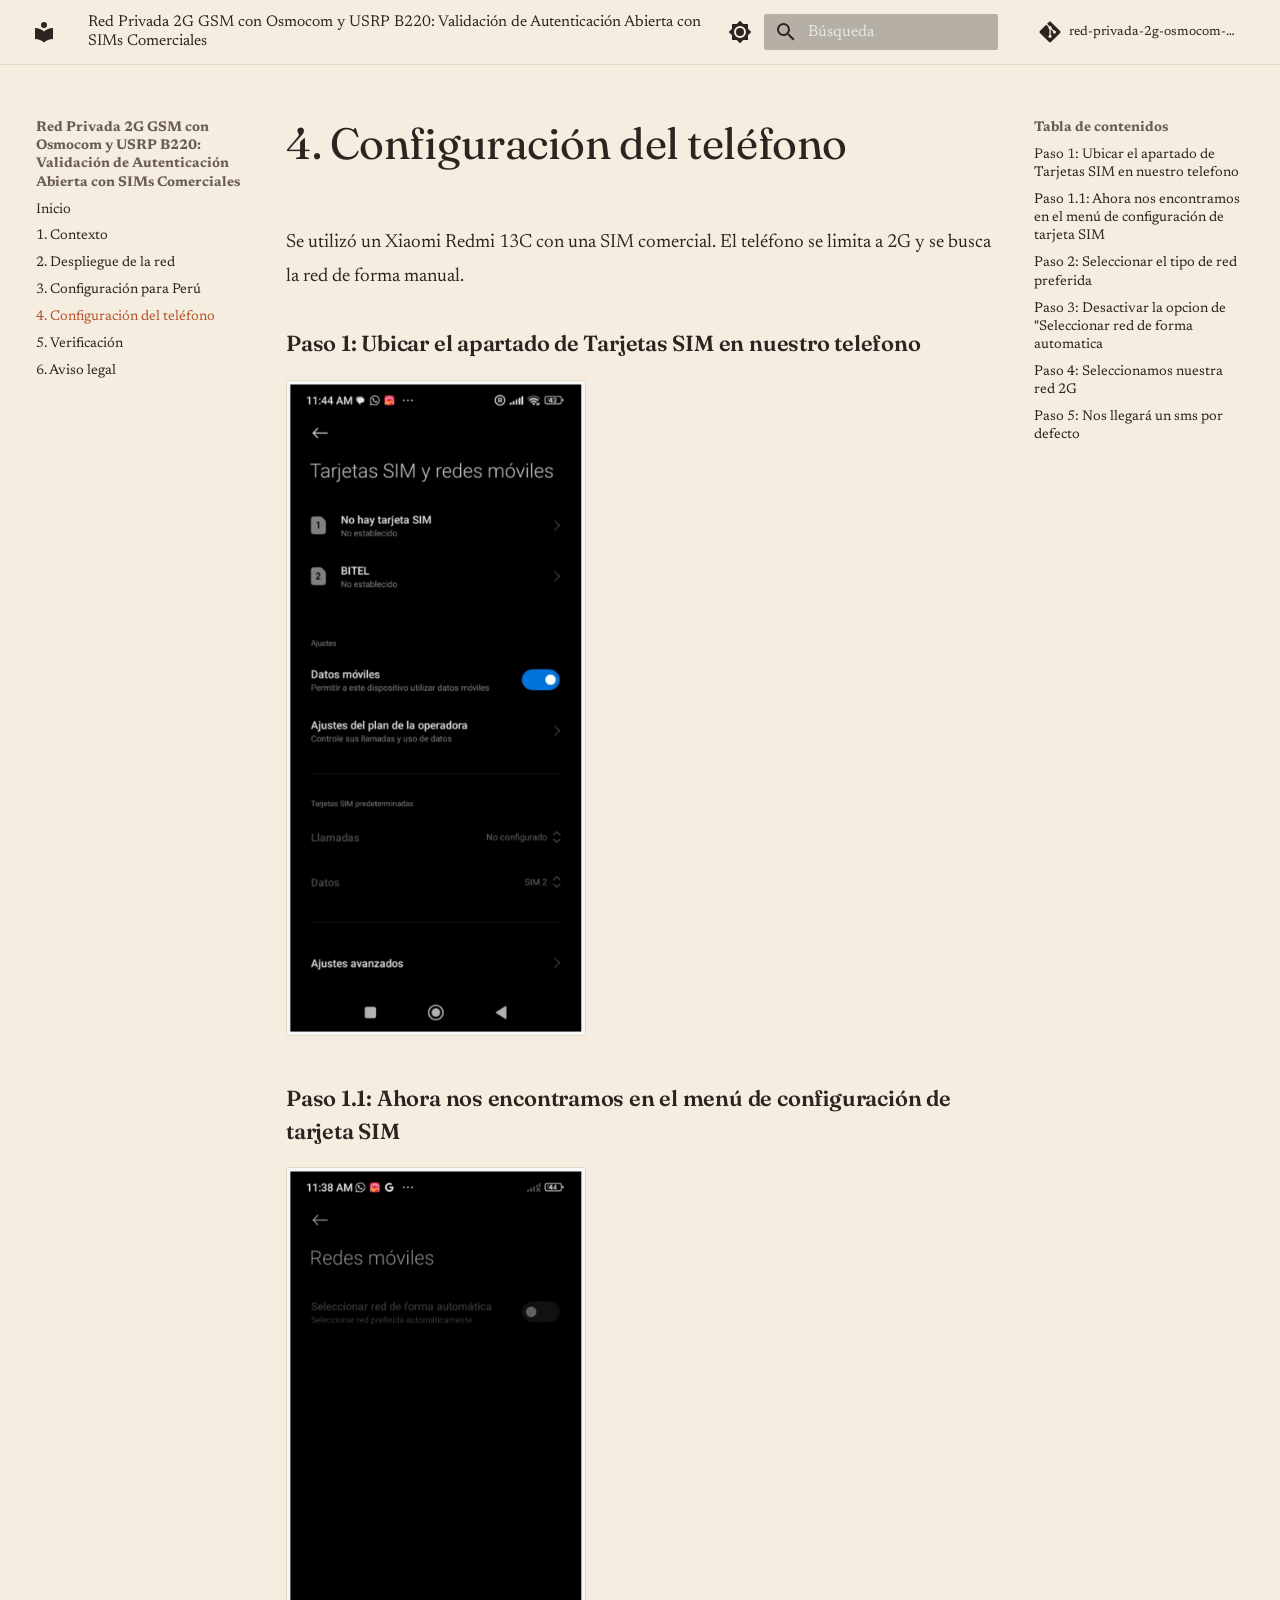
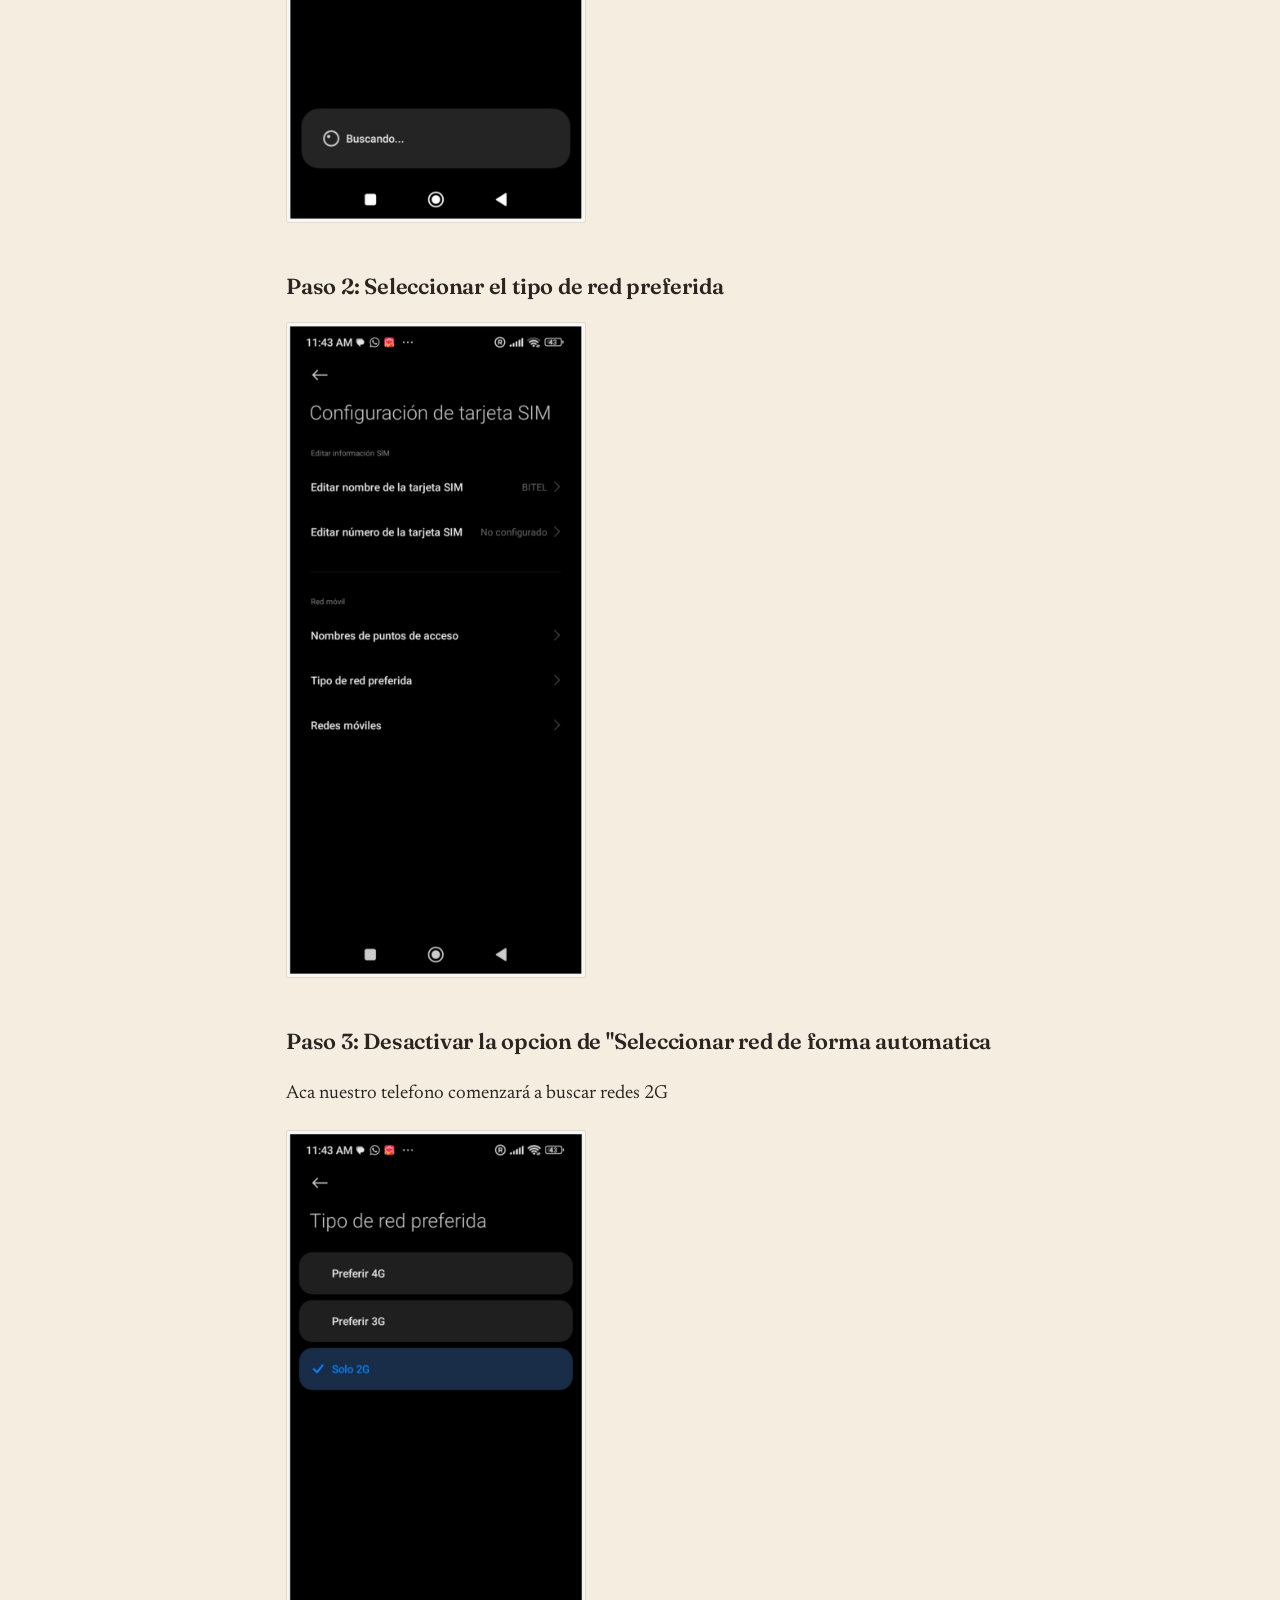
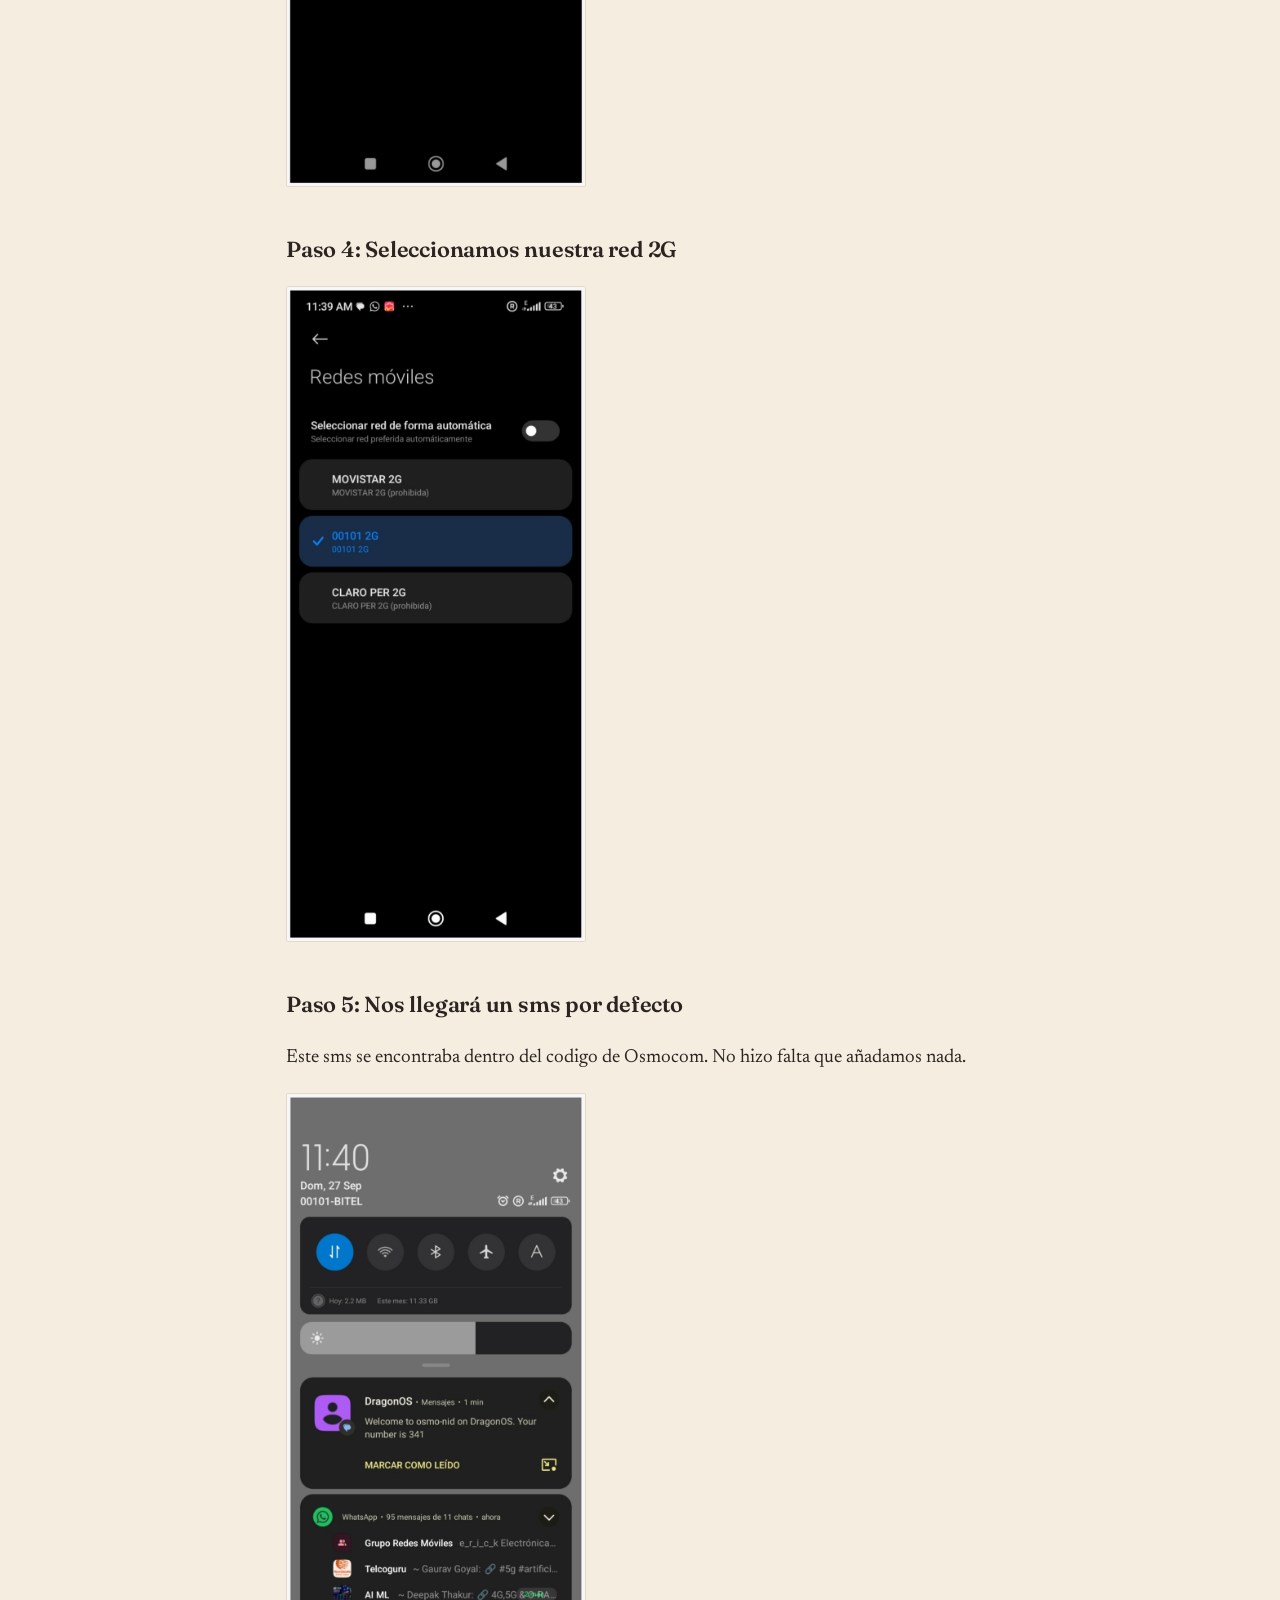
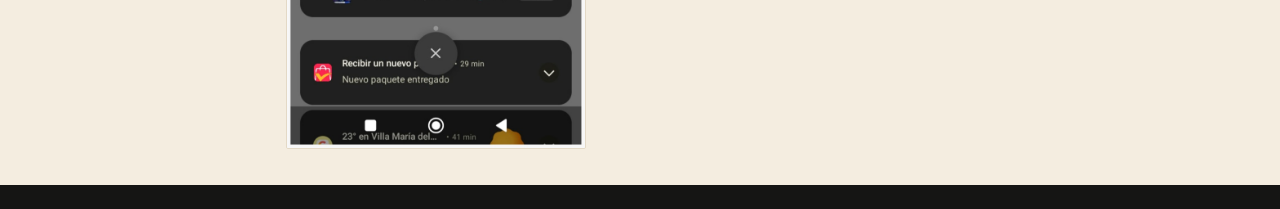
<file: 04-telefono/index.html>
<!doctype html>
<html lang="es" class="no-js">
  <head>
    
      <meta charset="utf-8">
      <meta name="viewport" content="width=device-width,initial-scale=1">
      
        <meta name="description" content="Documentación paso a paso de una red móvil 2G de laboratorio en DragonOS">
      
      
        <meta name="author" content="Josue Giraldo">
      
      
      
        <link rel="prev" href="../03-configuracion-peru/">
      
      
        <link rel="next" href="../05-verificacion/">
      
      
        
      
      
      <link rel="icon" href="../assets/images/favicon.png">
      <meta name="generator" content="mkdocs-1.6.1, mkdocs-material-9.7.7">
    
    
      
        <title>4. Configuración del teléfono - Red Privada 2G GSM con Osmocom y USRP B220: Validación de Autenticación Abierta con SIMs Comerciales</title>
      
    
    
      <link rel="stylesheet" href="../assets/stylesheets/main.ec1eaa64.min.css">
      
        
        <link rel="stylesheet" href="../assets/stylesheets/palette.ab4e12ef.min.css">
      
      


    
    
      
    
    
      
        
        
        <link rel="preconnect" href="https://fonts.gstatic.com" crossorigin>
        <link rel="stylesheet" href="https://fonts.googleapis.com/css?family=Newsreader:300,300i,400,400i,700,700i%7CIBM+Plex+Mono:400,400i,700,700i&display=fallback">
        <style>:root{--md-text-font:"Newsreader";--md-code-font:"IBM Plex Mono"}</style>
      
    
    
      <link rel="stylesheet" href="../stylesheets/extra.css">
    
    <script>__md_scope=new URL("..",location),__md_hash=e=>[...e].reduce(((e,_)=>(e<<5)-e+_.charCodeAt(0)),0),__md_get=(e,_=localStorage,t=__md_scope)=>JSON.parse(_.getItem(t.pathname+"."+e)),__md_set=(e,_,t=localStorage,a=__md_scope)=>{try{t.setItem(a.pathname+"."+e,JSON.stringify(_))}catch(e){}}</script>
    
      

    
    
  </head>
  
  
    
    
      
    
    
    
    
    <body dir="ltr" data-md-color-scheme="default" data-md-color-primary="custom" data-md-color-accent="custom">
  
    
    <input class="md-toggle" data-md-toggle="drawer" type="checkbox" id="__drawer" autocomplete="off">
    <input class="md-toggle" data-md-toggle="search" type="checkbox" id="__search" autocomplete="off">
    <label class="md-overlay" for="__drawer"></label>
    <div data-md-component="skip">
      
        
        <a href="#4-configuracion-del-telefono" class="md-skip">
          Saltar a contenido
        </a>
      
    </div>
    <div data-md-component="announce">
      
    </div>
    
    
      

  

<header class="md-header md-header--shadow" data-md-component="header">
  <nav class="md-header__inner md-grid" aria-label="Cabecera">
    <a href=".." title="Red Privada 2G GSM con Osmocom y USRP B220: Validación de Autenticación Abierta con SIMs Comerciales" class="md-header__button md-logo" aria-label="Red Privada 2G GSM con Osmocom y USRP B220: Validación de Autenticación Abierta con SIMs Comerciales" data-md-component="logo">
      
  
  <svg xmlns="http://www.w3.org/2000/svg" viewBox="0 0 24 24"><path d="M12 8a3 3 0 0 0 3-3 3 3 0 0 0-3-3 3 3 0 0 0-3 3 3 3 0 0 0 3 3m0 3.54C9.64 9.35 6.5 8 3 8v11c3.5 0 6.64 1.35 9 3.54 2.36-2.19 5.5-3.54 9-3.54V8c-3.5 0-6.64 1.35-9 3.54"/></svg>

    </a>
    <label class="md-header__button md-icon" for="__drawer">
      
      <svg xmlns="http://www.w3.org/2000/svg" viewBox="0 0 24 24"><path d="M3 6h18v2H3zm0 5h18v2H3zm0 5h18v2H3z"/></svg>
    </label>
    <div class="md-header__title" data-md-component="header-title">
      <div class="md-header__ellipsis">
        <div class="md-header__topic">
          <span class="md-ellipsis">
            Red Privada 2G GSM con Osmocom y USRP B220: Validación de Autenticación Abierta con SIMs Comerciales
          </span>
        </div>
        <div class="md-header__topic" data-md-component="header-topic">
          <span class="md-ellipsis">
            
              4. Configuración del teléfono
            
          </span>
        </div>
      </div>
    </div>
    
      
        <form class="md-header__option" data-md-component="palette">
  
    
    
    
    <input class="md-option" data-md-color-media="" data-md-color-scheme="default" data-md-color-primary="custom" data-md-color-accent="custom"  aria-label="Modo oscuro"  type="radio" name="__palette" id="__palette_0">
    
      <label class="md-header__button md-icon" title="Modo oscuro" for="__palette_1" hidden>
        <svg xmlns="http://www.w3.org/2000/svg" viewBox="0 0 24 24"><path d="M12 8a4 4 0 0 0-4 4 4 4 0 0 0 4 4 4 4 0 0 0 4-4 4 4 0 0 0-4-4m0 10a6 6 0 0 1-6-6 6 6 0 0 1 6-6 6 6 0 0 1 6 6 6 6 0 0 1-6 6m8-9.31V4h-4.69L12 .69 8.69 4H4v4.69L.69 12 4 15.31V20h4.69L12 23.31 15.31 20H20v-4.69L23.31 12z"/></svg>
      </label>
    
  
    
    
    
    <input class="md-option" data-md-color-media="" data-md-color-scheme="slate" data-md-color-primary="custom" data-md-color-accent="custom"  aria-label="Modo claro"  type="radio" name="__palette" id="__palette_1">
    
      <label class="md-header__button md-icon" title="Modo claro" for="__palette_0" hidden>
        <svg xmlns="http://www.w3.org/2000/svg" viewBox="0 0 24 24"><path d="M12 18c-.89 0-1.74-.2-2.5-.55C11.56 16.5 13 14.42 13 12s-1.44-4.5-3.5-5.45C10.26 6.2 11.11 6 12 6a6 6 0 0 1 6 6 6 6 0 0 1-6 6m8-9.31V4h-4.69L12 .69 8.69 4H4v4.69L.69 12 4 15.31V20h4.69L12 23.31 15.31 20H20v-4.69L23.31 12z"/></svg>
      </label>
    
  
</form>
      
    
    
      <script>var palette=__md_get("__palette");if(palette&&palette.color){if("(prefers-color-scheme)"===palette.color.media){var media=matchMedia("(prefers-color-scheme: light)"),input=document.querySelector(media.matches?"[data-md-color-media='(prefers-color-scheme: light)']":"[data-md-color-media='(prefers-color-scheme: dark)']");palette.color.media=input.getAttribute("data-md-color-media"),palette.color.scheme=input.getAttribute("data-md-color-scheme"),palette.color.primary=input.getAttribute("data-md-color-primary"),palette.color.accent=input.getAttribute("data-md-color-accent")}for(var[key,value]of Object.entries(palette.color))document.body.setAttribute("data-md-color-"+key,value)}</script>
    
    
    
      
      
        <label class="md-header__button md-icon" for="__search">
          
          <svg xmlns="http://www.w3.org/2000/svg" viewBox="0 0 24 24"><path d="M9.5 3A6.5 6.5 0 0 1 16 9.5c0 1.61-.59 3.09-1.56 4.23l.27.27h.79l5 5-1.5 1.5-5-5v-.79l-.27-.27A6.52 6.52 0 0 1 9.5 16 6.5 6.5 0 0 1 3 9.5 6.5 6.5 0 0 1 9.5 3m0 2C7 5 5 7 5 9.5S7 14 9.5 14 14 12 14 9.5 12 5 9.5 5"/></svg>
        </label>
        <div class="md-search" data-md-component="search" role="dialog">
  <label class="md-search__overlay" for="__search"></label>
  <div class="md-search__inner" role="search">
    <form class="md-search__form" name="search">
      <input type="text" class="md-search__input" name="query" aria-label="Búsqueda" placeholder="Búsqueda" autocapitalize="off" autocorrect="off" autocomplete="off" spellcheck="false" data-md-component="search-query" required>
      <label class="md-search__icon md-icon" for="__search">
        
        <svg xmlns="http://www.w3.org/2000/svg" viewBox="0 0 24 24"><path d="M9.5 3A6.5 6.5 0 0 1 16 9.5c0 1.61-.59 3.09-1.56 4.23l.27.27h.79l5 5-1.5 1.5-5-5v-.79l-.27-.27A6.52 6.52 0 0 1 9.5 16 6.5 6.5 0 0 1 3 9.5 6.5 6.5 0 0 1 9.5 3m0 2C7 5 5 7 5 9.5S7 14 9.5 14 14 12 14 9.5 12 5 9.5 5"/></svg>
        
        <svg xmlns="http://www.w3.org/2000/svg" viewBox="0 0 24 24"><path d="M20 11v2H8l5.5 5.5-1.42 1.42L4.16 12l7.92-7.92L13.5 5.5 8 11z"/></svg>
      </label>
      <nav class="md-search__options" aria-label="Buscar">
        
        <button type="reset" class="md-search__icon md-icon" title="Limpiar" aria-label="Limpiar" tabindex="-1">
          
          <svg xmlns="http://www.w3.org/2000/svg" viewBox="0 0 24 24"><path d="M19 6.41 17.59 5 12 10.59 6.41 5 5 6.41 10.59 12 5 17.59 6.41 19 12 13.41 17.59 19 19 17.59 13.41 12z"/></svg>
        </button>
      </nav>
      
    </form>
    <div class="md-search__output">
      <div class="md-search__scrollwrap" tabindex="0" data-md-scrollfix>
        <div class="md-search-result" data-md-component="search-result">
          <div class="md-search-result__meta">
            Inicializando búsqueda
          </div>
          <ol class="md-search-result__list" role="presentation"></ol>
        </div>
      </div>
    </div>
  </div>
</div>
      
    
    
      <div class="md-header__source">
        <a href="https://github.com/Josueeeoo-0/red-privada-2g-osmocom-sim-comercial" title="Ir al repositorio" class="md-source" data-md-component="source">
  <div class="md-source__icon md-icon">
    
    <svg xmlns="http://www.w3.org/2000/svg" viewBox="0 0 448 512"><!--! Font Awesome Free 7.1.0 by @fontawesome - https://fontawesome.com License - https://fontawesome.com/license/free (Icons: CC BY 4.0, Fonts: SIL OFL 1.1, Code: MIT License) Copyright 2025 Fonticons, Inc.--><path d="M439.6 236.1 244 40.5c-5.4-5.5-12.8-8.5-20.4-8.5s-15 3-20.4 8.4L162.5 81l51.5 51.5c27.1-9.1 52.7 16.8 43.4 43.7l49.7 49.7c34.2-11.8 61.2 31 35.5 56.7-26.5 26.5-70.2-2.9-56-37.3L240.3 199v121.9c25.3 12.5 22.3 41.8 9.1 55-6.4 6.4-15.2 10.1-24.3 10.1s-17.8-3.6-24.3-10.1c-17.6-17.6-11.1-46.9 11.2-56v-123c-20.8-8.5-24.6-30.7-18.6-45L142.6 101 8.5 235.1C3 240.6 0 247.9 0 255.5s3 15 8.5 20.4l195.6 195.7c5.4 5.4 12.7 8.4 20.4 8.4s15-3 20.4-8.4l194.7-194.7c5.4-5.4 8.4-12.8 8.4-20.4s-3-15-8.4-20.4"/></svg>
  </div>
  <div class="md-source__repository">
    red-privada-2g-osmocom-sim-comercial
  </div>
</a>
      </div>
    
  </nav>
  
</header>
    
    <div class="md-container" data-md-component="container">
      
      
        
          
        
      
      <main class="md-main" data-md-component="main">
        <div class="md-main__inner md-grid">
          
            
              
              <div class="md-sidebar md-sidebar--primary" data-md-component="sidebar" data-md-type="navigation" >
                <div class="md-sidebar__scrollwrap">
                  <div class="md-sidebar__inner">
                    



<nav class="md-nav md-nav--primary" aria-label="Navegación" data-md-level="0">
  <label class="md-nav__title" for="__drawer">
    <a href=".." title="Red Privada 2G GSM con Osmocom y USRP B220: Validación de Autenticación Abierta con SIMs Comerciales" class="md-nav__button md-logo" aria-label="Red Privada 2G GSM con Osmocom y USRP B220: Validación de Autenticación Abierta con SIMs Comerciales" data-md-component="logo">
      
  
  <svg xmlns="http://www.w3.org/2000/svg" viewBox="0 0 24 24"><path d="M12 8a3 3 0 0 0 3-3 3 3 0 0 0-3-3 3 3 0 0 0-3 3 3 3 0 0 0 3 3m0 3.54C9.64 9.35 6.5 8 3 8v11c3.5 0 6.64 1.35 9 3.54 2.36-2.19 5.5-3.54 9-3.54V8c-3.5 0-6.64 1.35-9 3.54"/></svg>

    </a>
    Red Privada 2G GSM con Osmocom y USRP B220: Validación de Autenticación Abierta con SIMs Comerciales
  </label>
  
    <div class="md-nav__source">
      <a href="https://github.com/Josueeeoo-0/red-privada-2g-osmocom-sim-comercial" title="Ir al repositorio" class="md-source" data-md-component="source">
  <div class="md-source__icon md-icon">
    
    <svg xmlns="http://www.w3.org/2000/svg" viewBox="0 0 448 512"><!--! Font Awesome Free 7.1.0 by @fontawesome - https://fontawesome.com License - https://fontawesome.com/license/free (Icons: CC BY 4.0, Fonts: SIL OFL 1.1, Code: MIT License) Copyright 2025 Fonticons, Inc.--><path d="M439.6 236.1 244 40.5c-5.4-5.5-12.8-8.5-20.4-8.5s-15 3-20.4 8.4L162.5 81l51.5 51.5c27.1-9.1 52.7 16.8 43.4 43.7l49.7 49.7c34.2-11.8 61.2 31 35.5 56.7-26.5 26.5-70.2-2.9-56-37.3L240.3 199v121.9c25.3 12.5 22.3 41.8 9.1 55-6.4 6.4-15.2 10.1-24.3 10.1s-17.8-3.6-24.3-10.1c-17.6-17.6-11.1-46.9 11.2-56v-123c-20.8-8.5-24.6-30.7-18.6-45L142.6 101 8.5 235.1C3 240.6 0 247.9 0 255.5s3 15 8.5 20.4l195.6 195.7c5.4 5.4 12.7 8.4 20.4 8.4s15-3 20.4-8.4l194.7-194.7c5.4-5.4 8.4-12.8 8.4-20.4s-3-15-8.4-20.4"/></svg>
  </div>
  <div class="md-source__repository">
    red-privada-2g-osmocom-sim-comercial
  </div>
</a>
    </div>
  
  <ul class="md-nav__list" data-md-scrollfix>
    
      
      
  
  
  
  
    <li class="md-nav__item">
      <a href=".." class="md-nav__link">
        
  
  
  <span class="md-ellipsis">
    
  
    Inicio
  

    
  </span>
  
  

      </a>
    </li>
  

    
      
      
  
  
  
  
    <li class="md-nav__item">
      <a href="../01-contexto/" class="md-nav__link">
        
  
  
  <span class="md-ellipsis">
    
  
    1. Contexto
  

    
  </span>
  
  

      </a>
    </li>
  

    
      
      
  
  
  
  
    <li class="md-nav__item">
      <a href="../02-despliegue/" class="md-nav__link">
        
  
  
  <span class="md-ellipsis">
    
  
    2. Despliegue de la red
  

    
  </span>
  
  

      </a>
    </li>
  

    
      
      
  
  
  
  
    <li class="md-nav__item">
      <a href="../03-configuracion-peru/" class="md-nav__link">
        
  
  
  <span class="md-ellipsis">
    
  
    3. Configuración para Perú
  

    
  </span>
  
  

      </a>
    </li>
  

    
      
      
  
  
    
  
  
  
    <li class="md-nav__item md-nav__item--active">
      
      <input class="md-nav__toggle md-toggle" type="checkbox" id="__toc">
      
      
        
      
      
        <label class="md-nav__link md-nav__link--active" for="__toc">
          
  
  
  <span class="md-ellipsis">
    
  
    4. Configuración del teléfono
  

    
  </span>
  
  

          <span class="md-nav__icon md-icon"></span>
        </label>
      
      <a href="./" class="md-nav__link md-nav__link--active">
        
  
  
  <span class="md-ellipsis">
    
  
    4. Configuración del teléfono
  

    
  </span>
  
  

      </a>
      
        

<nav class="md-nav md-nav--secondary" aria-label="Tabla de contenidos">
  
  
  
    
  
  
    <label class="md-nav__title" for="__toc">
      <span class="md-nav__icon md-icon"></span>
      Tabla de contenidos
    </label>
    <ul class="md-nav__list" data-md-component="toc" data-md-scrollfix>
      
        <li class="md-nav__item">
  <a href="#paso-1-ubicar-el-apartado-de-tarjetas-sim-en-nuestro-telefono" class="md-nav__link">
    <span class="md-ellipsis">
      
        Paso 1: Ubicar el apartado de Tarjetas SIM en nuestro telefono
      
    </span>
  </a>
  
</li>
      
        <li class="md-nav__item">
  <a href="#paso-11-ahora-nos-encontramos-en-el-menu-de-configuracion-de-tarjeta-sim" class="md-nav__link">
    <span class="md-ellipsis">
      
        Paso 1.1: Ahora nos encontramos en el menú de configuración de tarjeta SIM
      
    </span>
  </a>
  
</li>
      
        <li class="md-nav__item">
  <a href="#paso-2-seleccionar-el-tipo-de-red-preferida" class="md-nav__link">
    <span class="md-ellipsis">
      
        Paso 2: Seleccionar el tipo de red preferida
      
    </span>
  </a>
  
</li>
      
        <li class="md-nav__item">
  <a href="#paso-3-desactivar-la-opcion-de-seleccionar-red-de-forma-automatica" class="md-nav__link">
    <span class="md-ellipsis">
      
        Paso 3: Desactivar la opcion de "Seleccionar red de forma automatica
      
    </span>
  </a>
  
</li>
      
        <li class="md-nav__item">
  <a href="#paso-4-seleccionamos-nuestra-red-2g" class="md-nav__link">
    <span class="md-ellipsis">
      
        Paso 4: Seleccionamos nuestra red 2G
      
    </span>
  </a>
  
</li>
      
        <li class="md-nav__item">
  <a href="#paso-5-nos-llegara-un-sms-por-defecto" class="md-nav__link">
    <span class="md-ellipsis">
      
        Paso 5: Nos llegará un sms por defecto
      
    </span>
  </a>
  
</li>
      
    </ul>
  
</nav>
      
    </li>
  

    
      
      
  
  
  
  
    <li class="md-nav__item">
      <a href="../05-verificacion/" class="md-nav__link">
        
  
  
  <span class="md-ellipsis">
    
  
    5. Verificación
  

    
  </span>
  
  

      </a>
    </li>
  

    
      
      
  
  
  
  
    <li class="md-nav__item">
      <a href="../06-aviso-legal/" class="md-nav__link">
        
  
  
  <span class="md-ellipsis">
    
  
    6. Aviso legal
  

    
  </span>
  
  

      </a>
    </li>
  

    
  </ul>
</nav>
                  </div>
                </div>
              </div>
            
            
              
              <div class="md-sidebar md-sidebar--secondary" data-md-component="sidebar" data-md-type="toc" >
                <div class="md-sidebar__scrollwrap">
                  <div class="md-sidebar__inner">
                    

<nav class="md-nav md-nav--secondary" aria-label="Tabla de contenidos">
  
  
  
    
  
  
    <label class="md-nav__title" for="__toc">
      <span class="md-nav__icon md-icon"></span>
      Tabla de contenidos
    </label>
    <ul class="md-nav__list" data-md-component="toc" data-md-scrollfix>
      
        <li class="md-nav__item">
  <a href="#paso-1-ubicar-el-apartado-de-tarjetas-sim-en-nuestro-telefono" class="md-nav__link">
    <span class="md-ellipsis">
      
        Paso 1: Ubicar el apartado de Tarjetas SIM en nuestro telefono
      
    </span>
  </a>
  
</li>
      
        <li class="md-nav__item">
  <a href="#paso-11-ahora-nos-encontramos-en-el-menu-de-configuracion-de-tarjeta-sim" class="md-nav__link">
    <span class="md-ellipsis">
      
        Paso 1.1: Ahora nos encontramos en el menú de configuración de tarjeta SIM
      
    </span>
  </a>
  
</li>
      
        <li class="md-nav__item">
  <a href="#paso-2-seleccionar-el-tipo-de-red-preferida" class="md-nav__link">
    <span class="md-ellipsis">
      
        Paso 2: Seleccionar el tipo de red preferida
      
    </span>
  </a>
  
</li>
      
        <li class="md-nav__item">
  <a href="#paso-3-desactivar-la-opcion-de-seleccionar-red-de-forma-automatica" class="md-nav__link">
    <span class="md-ellipsis">
      
        Paso 3: Desactivar la opcion de "Seleccionar red de forma automatica
      
    </span>
  </a>
  
</li>
      
        <li class="md-nav__item">
  <a href="#paso-4-seleccionamos-nuestra-red-2g" class="md-nav__link">
    <span class="md-ellipsis">
      
        Paso 4: Seleccionamos nuestra red 2G
      
    </span>
  </a>
  
</li>
      
        <li class="md-nav__item">
  <a href="#paso-5-nos-llegara-un-sms-por-defecto" class="md-nav__link">
    <span class="md-ellipsis">
      
        Paso 5: Nos llegará un sms por defecto
      
    </span>
  </a>
  
</li>
      
    </ul>
  
</nav>
                  </div>
                </div>
              </div>
            
          
          
            <div class="md-content" data-md-component="content">
              
              <article class="md-content__inner md-typeset">
                
                  


  
  


<h1 id="4-configuracion-del-telefono">4. Configuración del teléfono</h1>
<p>Se utilizó un Xiaomi Redmi 13C con una SIM comercial. El teléfono se limita a 2G y se busca la red de forma manual.</p>
<h3 id="paso-1-ubicar-el-apartado-de-tarjetas-sim-en-nuestro-telefono">Paso 1: Ubicar el apartado de Tarjetas SIM en nuestro telefono</h3>
<p><img alt="Paso 1 en el teléfono" src="../assets/images/04-telefono-1.png" width="300" /></p>
<h3 id="paso-11-ahora-nos-encontramos-en-el-menu-de-configuracion-de-tarjeta-sim">Paso 1.1: Ahora nos encontramos en el menú de configuración de tarjeta SIM</h3>
<p><img alt="Paso 1.1 en el teléfono" src="../assets/images/04-telefono-3.png" width="300" /></p>
<h3 id="paso-2-seleccionar-el-tipo-de-red-preferida">Paso 2: Seleccionar el tipo de red preferida</h3>
<p><img alt="Paso 2 en el teléfono" src="../assets/images/04-telefono-2.png" width="300" /></p>
<h3 id="paso-3-desactivar-la-opcion-de-seleccionar-red-de-forma-automatica">Paso 3: Desactivar la opcion de "Seleccionar red de forma automatica</h3>
<p>Aca nuestro telefono comenzará a buscar redes 2G</p>
<p><img alt="Paso 3 en el teléfono" src="../assets/images/04-telefono-4.png" width="300" /></p>
<h3 id="paso-4-seleccionamos-nuestra-red-2g">Paso 4: Seleccionamos nuestra red 2G</h3>
<p><img alt="Paso 4 en el teléfono" src="../assets/images/04-telefono-5.png" width="300" /></p>
<h3 id="paso-5-nos-llegara-un-sms-por-defecto">Paso 5: Nos llegará un sms por defecto</h3>
<p>Este sms se encontraba dentro del codigo de Osmocom. No hizo falta que añadamos nada.</p>
<p><img alt="Paso 5 en el teléfono" src="../assets/images/04-telefono-6.png" width="300" /></p>












                
              </article>
            </div>
          
          
<script>var target=document.getElementById(location.hash.slice(1));target&&target.name&&(target.checked=target.name.startsWith("__tabbed_"))</script>
        </div>
        
      </main>
      
        <footer class="md-footer">
  
  <div class="md-footer-meta md-typeset">
    <div class="md-footer-meta__inner md-grid">
      <div class="md-copyright">
  
  
</div>
      
    </div>
  </div>
</footer>
      
    </div>
    <div class="md-dialog" data-md-component="dialog">
      <div class="md-dialog__inner md-typeset"></div>
    </div>
    
    
    
      
      
      <script id="__config" type="application/json">{"annotate": null, "base": "..", "features": ["navigation.instant", "content.code.copy"], "search": "../assets/javascripts/workers/search.2c215733.min.js", "tags": null, "translations": {"clipboard.copied": "Copiado al portapapeles", "clipboard.copy": "Copiar al portapapeles", "search.result.more.one": "1 m\u00e1s en esta p\u00e1gina", "search.result.more.other": "# m\u00e1s en esta p\u00e1gina", "search.result.none": "No se encontraron documentos", "search.result.one": "1 documento encontrado", "search.result.other": "# documentos encontrados", "search.result.placeholder": "Teclee para comenzar b\u00fasqueda", "search.result.term.missing": "Falta", "select.version": "Seleccionar versi\u00f3n"}, "version": null}</script>
    
    
      <script src="../assets/javascripts/bundle.d7400e89.min.js"></script>
      
    
  </body>
</html>
</file>
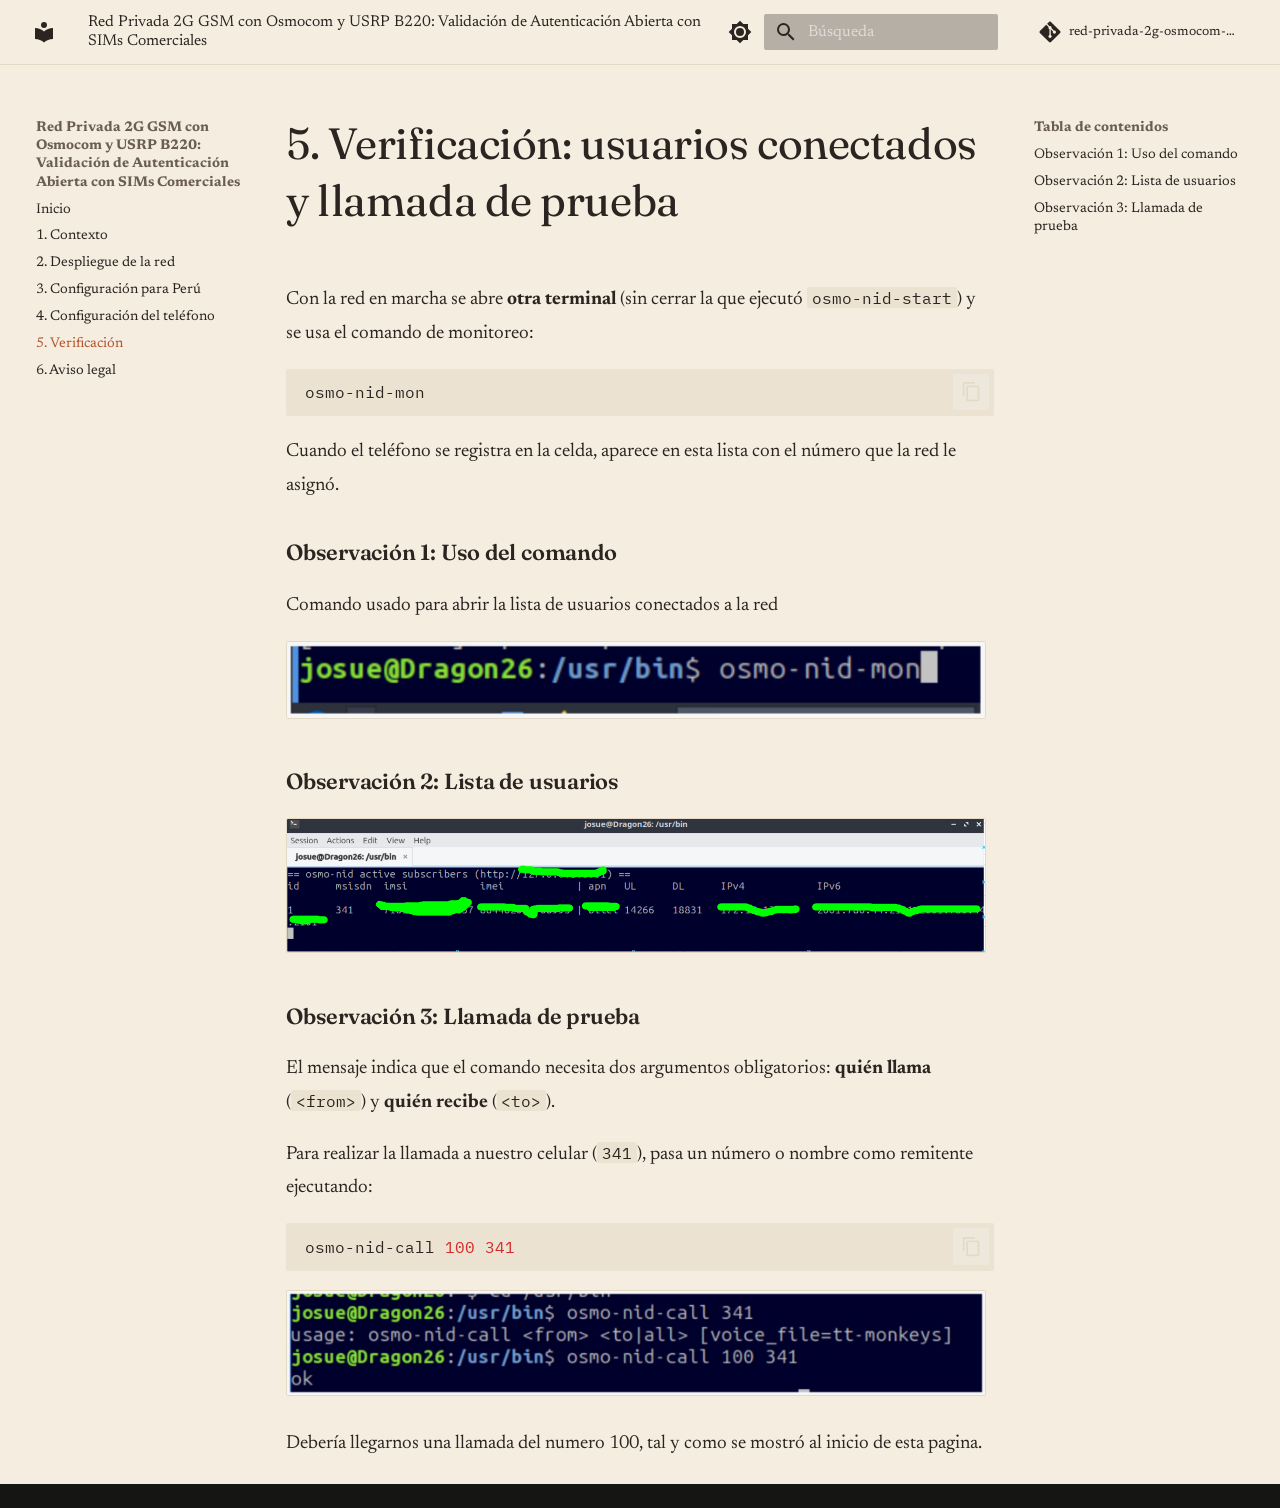
<file: 05-verificacion/index.html>
<!doctype html>
<html lang="es" class="no-js">
  <head>
    
      <meta charset="utf-8">
      <meta name="viewport" content="width=device-width,initial-scale=1">
      
        <meta name="description" content="Documentación paso a paso de una red móvil 2G de laboratorio en DragonOS">
      
      
        <meta name="author" content="Josue Giraldo">
      
      
      
        <link rel="prev" href="../04-telefono/">
      
      
        <link rel="next" href="../06-aviso-legal/">
      
      
        
      
      
      <link rel="icon" href="../assets/images/favicon.png">
      <meta name="generator" content="mkdocs-1.6.1, mkdocs-material-9.7.7">
    
    
      
        <title>5. Verificación - Red Privada 2G GSM con Osmocom y USRP B220: Validación de Autenticación Abierta con SIMs Comerciales</title>
      
    
    
      <link rel="stylesheet" href="../assets/stylesheets/main.ec1eaa64.min.css">
      
        
        <link rel="stylesheet" href="../assets/stylesheets/palette.ab4e12ef.min.css">
      
      


    
    
      
    
    
      
        
        
        <link rel="preconnect" href="https://fonts.gstatic.com" crossorigin>
        <link rel="stylesheet" href="https://fonts.googleapis.com/css?family=Newsreader:300,300i,400,400i,700,700i%7CIBM+Plex+Mono:400,400i,700,700i&display=fallback">
        <style>:root{--md-text-font:"Newsreader";--md-code-font:"IBM Plex Mono"}</style>
      
    
    
      <link rel="stylesheet" href="../stylesheets/extra.css">
    
    <script>__md_scope=new URL("..",location),__md_hash=e=>[...e].reduce(((e,_)=>(e<<5)-e+_.charCodeAt(0)),0),__md_get=(e,_=localStorage,t=__md_scope)=>JSON.parse(_.getItem(t.pathname+"."+e)),__md_set=(e,_,t=localStorage,a=__md_scope)=>{try{t.setItem(a.pathname+"."+e,JSON.stringify(_))}catch(e){}}</script>
    
      

    
    
  </head>
  
  
    
    
      
    
    
    
    
    <body dir="ltr" data-md-color-scheme="default" data-md-color-primary="custom" data-md-color-accent="custom">
  
    
    <input class="md-toggle" data-md-toggle="drawer" type="checkbox" id="__drawer" autocomplete="off">
    <input class="md-toggle" data-md-toggle="search" type="checkbox" id="__search" autocomplete="off">
    <label class="md-overlay" for="__drawer"></label>
    <div data-md-component="skip">
      
        
        <a href="#5-verificacion-usuarios-conectados-y-llamada-de-prueba" class="md-skip">
          Saltar a contenido
        </a>
      
    </div>
    <div data-md-component="announce">
      
    </div>
    
    
      

  

<header class="md-header md-header--shadow" data-md-component="header">
  <nav class="md-header__inner md-grid" aria-label="Cabecera">
    <a href=".." title="Red Privada 2G GSM con Osmocom y USRP B220: Validación de Autenticación Abierta con SIMs Comerciales" class="md-header__button md-logo" aria-label="Red Privada 2G GSM con Osmocom y USRP B220: Validación de Autenticación Abierta con SIMs Comerciales" data-md-component="logo">
      
  
  <svg xmlns="http://www.w3.org/2000/svg" viewBox="0 0 24 24"><path d="M12 8a3 3 0 0 0 3-3 3 3 0 0 0-3-3 3 3 0 0 0-3 3 3 3 0 0 0 3 3m0 3.54C9.64 9.35 6.5 8 3 8v11c3.5 0 6.64 1.35 9 3.54 2.36-2.19 5.5-3.54 9-3.54V8c-3.5 0-6.64 1.35-9 3.54"/></svg>

    </a>
    <label class="md-header__button md-icon" for="__drawer">
      
      <svg xmlns="http://www.w3.org/2000/svg" viewBox="0 0 24 24"><path d="M3 6h18v2H3zm0 5h18v2H3zm0 5h18v2H3z"/></svg>
    </label>
    <div class="md-header__title" data-md-component="header-title">
      <div class="md-header__ellipsis">
        <div class="md-header__topic">
          <span class="md-ellipsis">
            Red Privada 2G GSM con Osmocom y USRP B220: Validación de Autenticación Abierta con SIMs Comerciales
          </span>
        </div>
        <div class="md-header__topic" data-md-component="header-topic">
          <span class="md-ellipsis">
            
              5. Verificación
            
          </span>
        </div>
      </div>
    </div>
    
      
        <form class="md-header__option" data-md-component="palette">
  
    
    
    
    <input class="md-option" data-md-color-media="" data-md-color-scheme="default" data-md-color-primary="custom" data-md-color-accent="custom"  aria-label="Modo oscuro"  type="radio" name="__palette" id="__palette_0">
    
      <label class="md-header__button md-icon" title="Modo oscuro" for="__palette_1" hidden>
        <svg xmlns="http://www.w3.org/2000/svg" viewBox="0 0 24 24"><path d="M12 8a4 4 0 0 0-4 4 4 4 0 0 0 4 4 4 4 0 0 0 4-4 4 4 0 0 0-4-4m0 10a6 6 0 0 1-6-6 6 6 0 0 1 6-6 6 6 0 0 1 6 6 6 6 0 0 1-6 6m8-9.31V4h-4.69L12 .69 8.69 4H4v4.69L.69 12 4 15.31V20h4.69L12 23.31 15.31 20H20v-4.69L23.31 12z"/></svg>
      </label>
    
  
    
    
    
    <input class="md-option" data-md-color-media="" data-md-color-scheme="slate" data-md-color-primary="custom" data-md-color-accent="custom"  aria-label="Modo claro"  type="radio" name="__palette" id="__palette_1">
    
      <label class="md-header__button md-icon" title="Modo claro" for="__palette_0" hidden>
        <svg xmlns="http://www.w3.org/2000/svg" viewBox="0 0 24 24"><path d="M12 18c-.89 0-1.74-.2-2.5-.55C11.56 16.5 13 14.42 13 12s-1.44-4.5-3.5-5.45C10.26 6.2 11.11 6 12 6a6 6 0 0 1 6 6 6 6 0 0 1-6 6m8-9.31V4h-4.69L12 .69 8.69 4H4v4.69L.69 12 4 15.31V20h4.69L12 23.31 15.31 20H20v-4.69L23.31 12z"/></svg>
      </label>
    
  
</form>
      
    
    
      <script>var palette=__md_get("__palette");if(palette&&palette.color){if("(prefers-color-scheme)"===palette.color.media){var media=matchMedia("(prefers-color-scheme: light)"),input=document.querySelector(media.matches?"[data-md-color-media='(prefers-color-scheme: light)']":"[data-md-color-media='(prefers-color-scheme: dark)']");palette.color.media=input.getAttribute("data-md-color-media"),palette.color.scheme=input.getAttribute("data-md-color-scheme"),palette.color.primary=input.getAttribute("data-md-color-primary"),palette.color.accent=input.getAttribute("data-md-color-accent")}for(var[key,value]of Object.entries(palette.color))document.body.setAttribute("data-md-color-"+key,value)}</script>
    
    
    
      
      
        <label class="md-header__button md-icon" for="__search">
          
          <svg xmlns="http://www.w3.org/2000/svg" viewBox="0 0 24 24"><path d="M9.5 3A6.5 6.5 0 0 1 16 9.5c0 1.61-.59 3.09-1.56 4.23l.27.27h.79l5 5-1.5 1.5-5-5v-.79l-.27-.27A6.52 6.52 0 0 1 9.5 16 6.5 6.5 0 0 1 3 9.5 6.5 6.5 0 0 1 9.5 3m0 2C7 5 5 7 5 9.5S7 14 9.5 14 14 12 14 9.5 12 5 9.5 5"/></svg>
        </label>
        <div class="md-search" data-md-component="search" role="dialog">
  <label class="md-search__overlay" for="__search"></label>
  <div class="md-search__inner" role="search">
    <form class="md-search__form" name="search">
      <input type="text" class="md-search__input" name="query" aria-label="Búsqueda" placeholder="Búsqueda" autocapitalize="off" autocorrect="off" autocomplete="off" spellcheck="false" data-md-component="search-query" required>
      <label class="md-search__icon md-icon" for="__search">
        
        <svg xmlns="http://www.w3.org/2000/svg" viewBox="0 0 24 24"><path d="M9.5 3A6.5 6.5 0 0 1 16 9.5c0 1.61-.59 3.09-1.56 4.23l.27.27h.79l5 5-1.5 1.5-5-5v-.79l-.27-.27A6.52 6.52 0 0 1 9.5 16 6.5 6.5 0 0 1 3 9.5 6.5 6.5 0 0 1 9.5 3m0 2C7 5 5 7 5 9.5S7 14 9.5 14 14 12 14 9.5 12 5 9.5 5"/></svg>
        
        <svg xmlns="http://www.w3.org/2000/svg" viewBox="0 0 24 24"><path d="M20 11v2H8l5.5 5.5-1.42 1.42L4.16 12l7.92-7.92L13.5 5.5 8 11z"/></svg>
      </label>
      <nav class="md-search__options" aria-label="Buscar">
        
        <button type="reset" class="md-search__icon md-icon" title="Limpiar" aria-label="Limpiar" tabindex="-1">
          
          <svg xmlns="http://www.w3.org/2000/svg" viewBox="0 0 24 24"><path d="M19 6.41 17.59 5 12 10.59 6.41 5 5 6.41 10.59 12 5 17.59 6.41 19 12 13.41 17.59 19 19 17.59 13.41 12z"/></svg>
        </button>
      </nav>
      
    </form>
    <div class="md-search__output">
      <div class="md-search__scrollwrap" tabindex="0" data-md-scrollfix>
        <div class="md-search-result" data-md-component="search-result">
          <div class="md-search-result__meta">
            Inicializando búsqueda
          </div>
          <ol class="md-search-result__list" role="presentation"></ol>
        </div>
      </div>
    </div>
  </div>
</div>
      
    
    
      <div class="md-header__source">
        <a href="https://github.com/Josueeeoo-0/red-privada-2g-osmocom-sim-comercial" title="Ir al repositorio" class="md-source" data-md-component="source">
  <div class="md-source__icon md-icon">
    
    <svg xmlns="http://www.w3.org/2000/svg" viewBox="0 0 448 512"><!--! Font Awesome Free 7.1.0 by @fontawesome - https://fontawesome.com License - https://fontawesome.com/license/free (Icons: CC BY 4.0, Fonts: SIL OFL 1.1, Code: MIT License) Copyright 2025 Fonticons, Inc.--><path d="M439.6 236.1 244 40.5c-5.4-5.5-12.8-8.5-20.4-8.5s-15 3-20.4 8.4L162.5 81l51.5 51.5c27.1-9.1 52.7 16.8 43.4 43.7l49.7 49.7c34.2-11.8 61.2 31 35.5 56.7-26.5 26.5-70.2-2.9-56-37.3L240.3 199v121.9c25.3 12.5 22.3 41.8 9.1 55-6.4 6.4-15.2 10.1-24.3 10.1s-17.8-3.6-24.3-10.1c-17.6-17.6-11.1-46.9 11.2-56v-123c-20.8-8.5-24.6-30.7-18.6-45L142.6 101 8.5 235.1C3 240.6 0 247.9 0 255.5s3 15 8.5 20.4l195.6 195.7c5.4 5.4 12.7 8.4 20.4 8.4s15-3 20.4-8.4l194.7-194.7c5.4-5.4 8.4-12.8 8.4-20.4s-3-15-8.4-20.4"/></svg>
  </div>
  <div class="md-source__repository">
    red-privada-2g-osmocom-sim-comercial
  </div>
</a>
      </div>
    
  </nav>
  
</header>
    
    <div class="md-container" data-md-component="container">
      
      
        
          
        
      
      <main class="md-main" data-md-component="main">
        <div class="md-main__inner md-grid">
          
            
              
              <div class="md-sidebar md-sidebar--primary" data-md-component="sidebar" data-md-type="navigation" >
                <div class="md-sidebar__scrollwrap">
                  <div class="md-sidebar__inner">
                    



<nav class="md-nav md-nav--primary" aria-label="Navegación" data-md-level="0">
  <label class="md-nav__title" for="__drawer">
    <a href=".." title="Red Privada 2G GSM con Osmocom y USRP B220: Validación de Autenticación Abierta con SIMs Comerciales" class="md-nav__button md-logo" aria-label="Red Privada 2G GSM con Osmocom y USRP B220: Validación de Autenticación Abierta con SIMs Comerciales" data-md-component="logo">
      
  
  <svg xmlns="http://www.w3.org/2000/svg" viewBox="0 0 24 24"><path d="M12 8a3 3 0 0 0 3-3 3 3 0 0 0-3-3 3 3 0 0 0-3 3 3 3 0 0 0 3 3m0 3.54C9.64 9.35 6.5 8 3 8v11c3.5 0 6.64 1.35 9 3.54 2.36-2.19 5.5-3.54 9-3.54V8c-3.5 0-6.64 1.35-9 3.54"/></svg>

    </a>
    Red Privada 2G GSM con Osmocom y USRP B220: Validación de Autenticación Abierta con SIMs Comerciales
  </label>
  
    <div class="md-nav__source">
      <a href="https://github.com/Josueeeoo-0/red-privada-2g-osmocom-sim-comercial" title="Ir al repositorio" class="md-source" data-md-component="source">
  <div class="md-source__icon md-icon">
    
    <svg xmlns="http://www.w3.org/2000/svg" viewBox="0 0 448 512"><!--! Font Awesome Free 7.1.0 by @fontawesome - https://fontawesome.com License - https://fontawesome.com/license/free (Icons: CC BY 4.0, Fonts: SIL OFL 1.1, Code: MIT License) Copyright 2025 Fonticons, Inc.--><path d="M439.6 236.1 244 40.5c-5.4-5.5-12.8-8.5-20.4-8.5s-15 3-20.4 8.4L162.5 81l51.5 51.5c27.1-9.1 52.7 16.8 43.4 43.7l49.7 49.7c34.2-11.8 61.2 31 35.5 56.7-26.5 26.5-70.2-2.9-56-37.3L240.3 199v121.9c25.3 12.5 22.3 41.8 9.1 55-6.4 6.4-15.2 10.1-24.3 10.1s-17.8-3.6-24.3-10.1c-17.6-17.6-11.1-46.9 11.2-56v-123c-20.8-8.5-24.6-30.7-18.6-45L142.6 101 8.5 235.1C3 240.6 0 247.9 0 255.5s3 15 8.5 20.4l195.6 195.7c5.4 5.4 12.7 8.4 20.4 8.4s15-3 20.4-8.4l194.7-194.7c5.4-5.4 8.4-12.8 8.4-20.4s-3-15-8.4-20.4"/></svg>
  </div>
  <div class="md-source__repository">
    red-privada-2g-osmocom-sim-comercial
  </div>
</a>
    </div>
  
  <ul class="md-nav__list" data-md-scrollfix>
    
      
      
  
  
  
  
    <li class="md-nav__item">
      <a href=".." class="md-nav__link">
        
  
  
  <span class="md-ellipsis">
    
  
    Inicio
  

    
  </span>
  
  

      </a>
    </li>
  

    
      
      
  
  
  
  
    <li class="md-nav__item">
      <a href="../01-contexto/" class="md-nav__link">
        
  
  
  <span class="md-ellipsis">
    
  
    1. Contexto
  

    
  </span>
  
  

      </a>
    </li>
  

    
      
      
  
  
  
  
    <li class="md-nav__item">
      <a href="../02-despliegue/" class="md-nav__link">
        
  
  
  <span class="md-ellipsis">
    
  
    2. Despliegue de la red
  

    
  </span>
  
  

      </a>
    </li>
  

    
      
      
  
  
  
  
    <li class="md-nav__item">
      <a href="../03-configuracion-peru/" class="md-nav__link">
        
  
  
  <span class="md-ellipsis">
    
  
    3. Configuración para Perú
  

    
  </span>
  
  

      </a>
    </li>
  

    
      
      
  
  
  
  
    <li class="md-nav__item">
      <a href="../04-telefono/" class="md-nav__link">
        
  
  
  <span class="md-ellipsis">
    
  
    4. Configuración del teléfono
  

    
  </span>
  
  

      </a>
    </li>
  

    
      
      
  
  
    
  
  
  
    <li class="md-nav__item md-nav__item--active">
      
      <input class="md-nav__toggle md-toggle" type="checkbox" id="__toc">
      
      
        
      
      
        <label class="md-nav__link md-nav__link--active" for="__toc">
          
  
  
  <span class="md-ellipsis">
    
  
    5. Verificación
  

    
  </span>
  
  

          <span class="md-nav__icon md-icon"></span>
        </label>
      
      <a href="./" class="md-nav__link md-nav__link--active">
        
  
  
  <span class="md-ellipsis">
    
  
    5. Verificación
  

    
  </span>
  
  

      </a>
      
        

<nav class="md-nav md-nav--secondary" aria-label="Tabla de contenidos">
  
  
  
    
  
  
    <label class="md-nav__title" for="__toc">
      <span class="md-nav__icon md-icon"></span>
      Tabla de contenidos
    </label>
    <ul class="md-nav__list" data-md-component="toc" data-md-scrollfix>
      
        <li class="md-nav__item">
  <a href="#observacion-1-uso-del-comando" class="md-nav__link">
    <span class="md-ellipsis">
      
        Observación 1: Uso del comando
      
    </span>
  </a>
  
</li>
      
        <li class="md-nav__item">
  <a href="#observacion-2-lista-de-usuarios" class="md-nav__link">
    <span class="md-ellipsis">
      
        Observación 2: Lista de usuarios
      
    </span>
  </a>
  
</li>
      
        <li class="md-nav__item">
  <a href="#observacion-3-llamada-de-prueba" class="md-nav__link">
    <span class="md-ellipsis">
      
        Observación 3: Llamada de prueba
      
    </span>
  </a>
  
</li>
      
    </ul>
  
</nav>
      
    </li>
  

    
      
      
  
  
  
  
    <li class="md-nav__item">
      <a href="../06-aviso-legal/" class="md-nav__link">
        
  
  
  <span class="md-ellipsis">
    
  
    6. Aviso legal
  

    
  </span>
  
  

      </a>
    </li>
  

    
  </ul>
</nav>
                  </div>
                </div>
              </div>
            
            
              
              <div class="md-sidebar md-sidebar--secondary" data-md-component="sidebar" data-md-type="toc" >
                <div class="md-sidebar__scrollwrap">
                  <div class="md-sidebar__inner">
                    

<nav class="md-nav md-nav--secondary" aria-label="Tabla de contenidos">
  
  
  
    
  
  
    <label class="md-nav__title" for="__toc">
      <span class="md-nav__icon md-icon"></span>
      Tabla de contenidos
    </label>
    <ul class="md-nav__list" data-md-component="toc" data-md-scrollfix>
      
        <li class="md-nav__item">
  <a href="#observacion-1-uso-del-comando" class="md-nav__link">
    <span class="md-ellipsis">
      
        Observación 1: Uso del comando
      
    </span>
  </a>
  
</li>
      
        <li class="md-nav__item">
  <a href="#observacion-2-lista-de-usuarios" class="md-nav__link">
    <span class="md-ellipsis">
      
        Observación 2: Lista de usuarios
      
    </span>
  </a>
  
</li>
      
        <li class="md-nav__item">
  <a href="#observacion-3-llamada-de-prueba" class="md-nav__link">
    <span class="md-ellipsis">
      
        Observación 3: Llamada de prueba
      
    </span>
  </a>
  
</li>
      
    </ul>
  
</nav>
                  </div>
                </div>
              </div>
            
          
          
            <div class="md-content" data-md-component="content">
              
              <article class="md-content__inner md-typeset">
                
                  


  
  


<h1 id="5-verificacion-usuarios-conectados-y-llamada-de-prueba">5. Verificación: usuarios conectados y llamada de prueba</h1>
<p>Con la red en marcha se abre <strong>otra terminal</strong> (sin cerrar la que ejecutó <code>osmo-nid-start</code>) y se usa el comando de monitoreo:</p>
<div class="highlight"><pre><span></span><code>osmo-nid-mon
</code></pre></div>
<p>Cuando el teléfono se registra en la celda, aparece en esta lista con el número que la red le asignó.</p>
<h3 id="observacion-1-uso-del-comando">Observación 1: Uso del comando</h3>
<p>Comando usado para abrir la lista de usuarios conectados a la red</p>
<p><img alt="Monitoreo de usuarios, captura 1" src="../assets/images/05-monitor-1.png" width="700" /></p>
<h3 id="observacion-2-lista-de-usuarios">Observación 2: Lista de usuarios</h3>
<p><img alt="Monitoreo de usuarios, captura 2" src="../assets/images/05-monitor-2.png" width="700" /></p>
<h3 id="observacion-3-llamada-de-prueba">Observación 3: Llamada de prueba</h3>
<p>El mensaje indica que el comando necesita dos argumentos obligatorios: <strong>quién llama</strong> (<code>&lt;from&gt;</code>) y <strong>quién recibe</strong> (<code>&lt;to&gt;</code>).</p>
<p>Para realizar la llamada a nuestro celular (<code>341</code>), pasa un número o nombre como remitente ejecutando:</p>
<div class="highlight"><pre><span></span><code>osmo-nid-call<span class="w"> </span><span class="m">100</span><span class="w"> </span><span class="m">341</span>
</code></pre></div>
<p><img alt="Monitoreo de usuarios, captura 3" src="../assets/images/05-monitor-3.png" width="700" /></p>
<p>Debería llegarnos una llamada del numero 100, tal y como se mostró al inicio de esta pagina.</p>












                
              </article>
            </div>
          
          
<script>var target=document.getElementById(location.hash.slice(1));target&&target.name&&(target.checked=target.name.startsWith("__tabbed_"))</script>
        </div>
        
      </main>
      
        <footer class="md-footer">
  
  <div class="md-footer-meta md-typeset">
    <div class="md-footer-meta__inner md-grid">
      <div class="md-copyright">
  
  
</div>
      
    </div>
  </div>
</footer>
      
    </div>
    <div class="md-dialog" data-md-component="dialog">
      <div class="md-dialog__inner md-typeset"></div>
    </div>
    
    
    
      
      
      <script id="__config" type="application/json">{"annotate": null, "base": "..", "features": ["navigation.instant", "content.code.copy"], "search": "../assets/javascripts/workers/search.2c215733.min.js", "tags": null, "translations": {"clipboard.copied": "Copiado al portapapeles", "clipboard.copy": "Copiar al portapapeles", "search.result.more.one": "1 m\u00e1s en esta p\u00e1gina", "search.result.more.other": "# m\u00e1s en esta p\u00e1gina", "search.result.none": "No se encontraron documentos", "search.result.one": "1 documento encontrado", "search.result.other": "# documentos encontrados", "search.result.placeholder": "Teclee para comenzar b\u00fasqueda", "search.result.term.missing": "Falta", "select.version": "Seleccionar versi\u00f3n"}, "version": null}</script>
    
    
      <script src="../assets/javascripts/bundle.d7400e89.min.js"></script>
      
    
  </body>
</html>
</file>
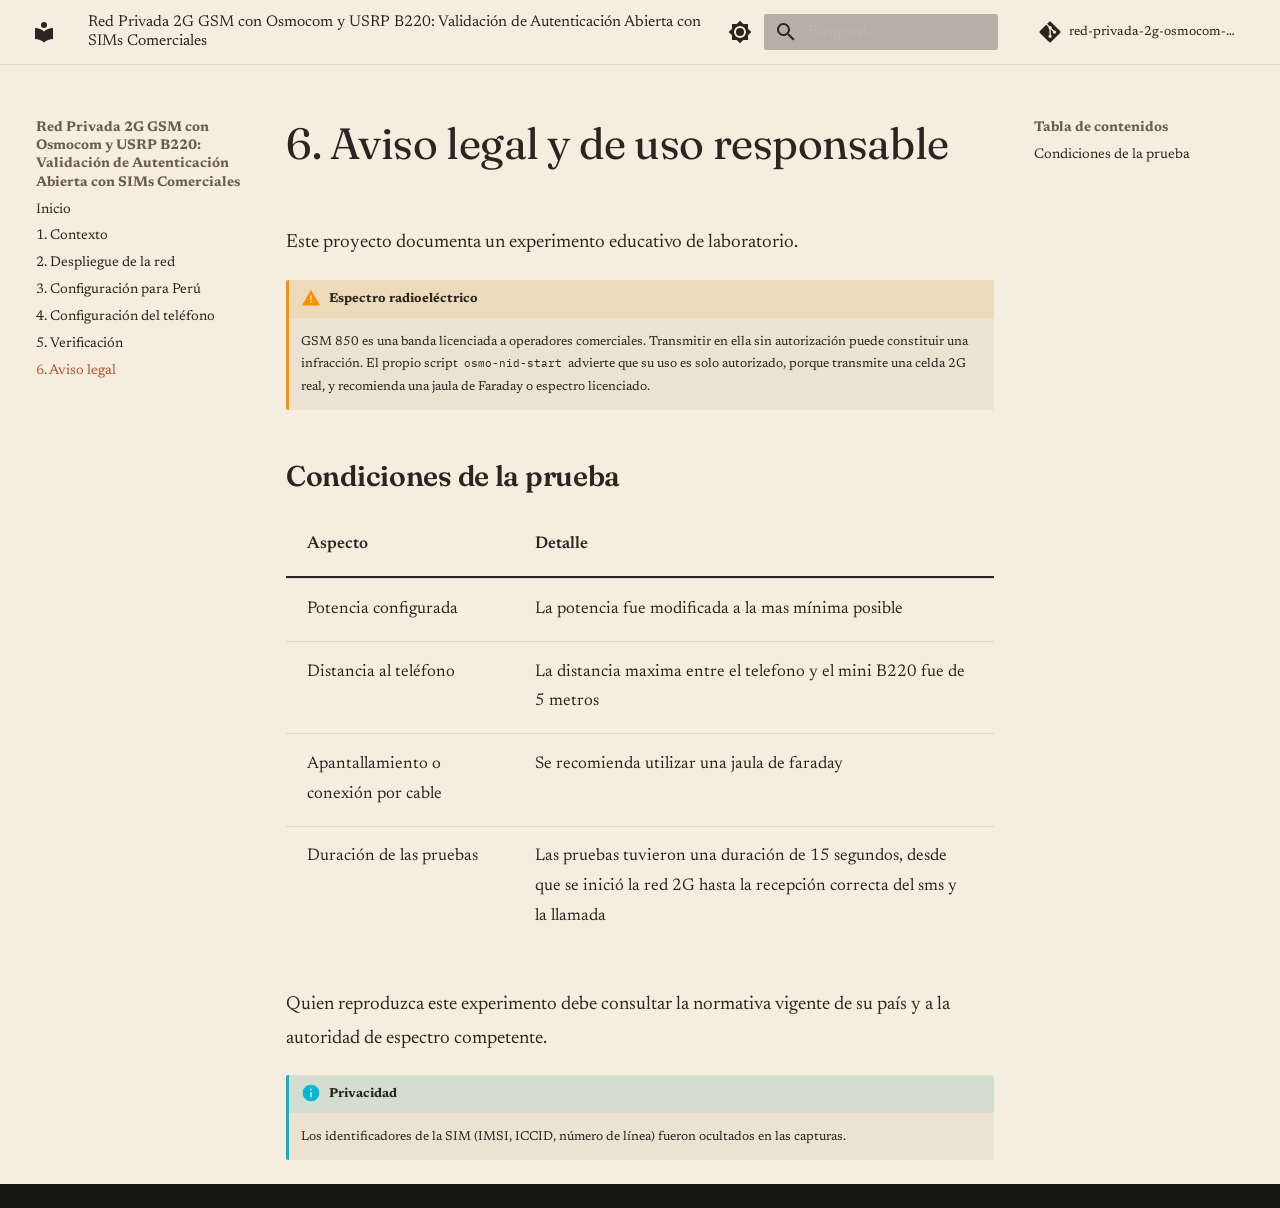
<file: 06-aviso-legal/index.html>
<!doctype html>
<html lang="es" class="no-js">
  <head>
    
      <meta charset="utf-8">
      <meta name="viewport" content="width=device-width,initial-scale=1">
      
        <meta name="description" content="Documentación paso a paso de una red móvil 2G de laboratorio en DragonOS">
      
      
        <meta name="author" content="Josue Giraldo">
      
      
      
        <link rel="prev" href="../05-verificacion/">
      
      
      
        
      
      
      <link rel="icon" href="../assets/images/favicon.png">
      <meta name="generator" content="mkdocs-1.6.1, mkdocs-material-9.7.7">
    
    
      
        <title>6. Aviso legal - Red Privada 2G GSM con Osmocom y USRP B220: Validación de Autenticación Abierta con SIMs Comerciales</title>
      
    
    
      <link rel="stylesheet" href="../assets/stylesheets/main.ec1eaa64.min.css">
      
        
        <link rel="stylesheet" href="../assets/stylesheets/palette.ab4e12ef.min.css">
      
      


    
    
      
    
    
      
        
        
        <link rel="preconnect" href="https://fonts.gstatic.com" crossorigin>
        <link rel="stylesheet" href="https://fonts.googleapis.com/css?family=Newsreader:300,300i,400,400i,700,700i%7CIBM+Plex+Mono:400,400i,700,700i&display=fallback">
        <style>:root{--md-text-font:"Newsreader";--md-code-font:"IBM Plex Mono"}</style>
      
    
    
      <link rel="stylesheet" href="../stylesheets/extra.css">
    
    <script>__md_scope=new URL("..",location),__md_hash=e=>[...e].reduce(((e,_)=>(e<<5)-e+_.charCodeAt(0)),0),__md_get=(e,_=localStorage,t=__md_scope)=>JSON.parse(_.getItem(t.pathname+"."+e)),__md_set=(e,_,t=localStorage,a=__md_scope)=>{try{t.setItem(a.pathname+"."+e,JSON.stringify(_))}catch(e){}}</script>
    
      

    
    
  </head>
  
  
    
    
      
    
    
    
    
    <body dir="ltr" data-md-color-scheme="default" data-md-color-primary="custom" data-md-color-accent="custom">
  
    
    <input class="md-toggle" data-md-toggle="drawer" type="checkbox" id="__drawer" autocomplete="off">
    <input class="md-toggle" data-md-toggle="search" type="checkbox" id="__search" autocomplete="off">
    <label class="md-overlay" for="__drawer"></label>
    <div data-md-component="skip">
      
        
        <a href="#6-aviso-legal-y-de-uso-responsable" class="md-skip">
          Saltar a contenido
        </a>
      
    </div>
    <div data-md-component="announce">
      
    </div>
    
    
      

  

<header class="md-header md-header--shadow" data-md-component="header">
  <nav class="md-header__inner md-grid" aria-label="Cabecera">
    <a href=".." title="Red Privada 2G GSM con Osmocom y USRP B220: Validación de Autenticación Abierta con SIMs Comerciales" class="md-header__button md-logo" aria-label="Red Privada 2G GSM con Osmocom y USRP B220: Validación de Autenticación Abierta con SIMs Comerciales" data-md-component="logo">
      
  
  <svg xmlns="http://www.w3.org/2000/svg" viewBox="0 0 24 24"><path d="M12 8a3 3 0 0 0 3-3 3 3 0 0 0-3-3 3 3 0 0 0-3 3 3 3 0 0 0 3 3m0 3.54C9.64 9.35 6.5 8 3 8v11c3.5 0 6.64 1.35 9 3.54 2.36-2.19 5.5-3.54 9-3.54V8c-3.5 0-6.64 1.35-9 3.54"/></svg>

    </a>
    <label class="md-header__button md-icon" for="__drawer">
      
      <svg xmlns="http://www.w3.org/2000/svg" viewBox="0 0 24 24"><path d="M3 6h18v2H3zm0 5h18v2H3zm0 5h18v2H3z"/></svg>
    </label>
    <div class="md-header__title" data-md-component="header-title">
      <div class="md-header__ellipsis">
        <div class="md-header__topic">
          <span class="md-ellipsis">
            Red Privada 2G GSM con Osmocom y USRP B220: Validación de Autenticación Abierta con SIMs Comerciales
          </span>
        </div>
        <div class="md-header__topic" data-md-component="header-topic">
          <span class="md-ellipsis">
            
              6. Aviso legal
            
          </span>
        </div>
      </div>
    </div>
    
      
        <form class="md-header__option" data-md-component="palette">
  
    
    
    
    <input class="md-option" data-md-color-media="" data-md-color-scheme="default" data-md-color-primary="custom" data-md-color-accent="custom"  aria-label="Modo oscuro"  type="radio" name="__palette" id="__palette_0">
    
      <label class="md-header__button md-icon" title="Modo oscuro" for="__palette_1" hidden>
        <svg xmlns="http://www.w3.org/2000/svg" viewBox="0 0 24 24"><path d="M12 8a4 4 0 0 0-4 4 4 4 0 0 0 4 4 4 4 0 0 0 4-4 4 4 0 0 0-4-4m0 10a6 6 0 0 1-6-6 6 6 0 0 1 6-6 6 6 0 0 1 6 6 6 6 0 0 1-6 6m8-9.31V4h-4.69L12 .69 8.69 4H4v4.69L.69 12 4 15.31V20h4.69L12 23.31 15.31 20H20v-4.69L23.31 12z"/></svg>
      </label>
    
  
    
    
    
    <input class="md-option" data-md-color-media="" data-md-color-scheme="slate" data-md-color-primary="custom" data-md-color-accent="custom"  aria-label="Modo claro"  type="radio" name="__palette" id="__palette_1">
    
      <label class="md-header__button md-icon" title="Modo claro" for="__palette_0" hidden>
        <svg xmlns="http://www.w3.org/2000/svg" viewBox="0 0 24 24"><path d="M12 18c-.89 0-1.74-.2-2.5-.55C11.56 16.5 13 14.42 13 12s-1.44-4.5-3.5-5.45C10.26 6.2 11.11 6 12 6a6 6 0 0 1 6 6 6 6 0 0 1-6 6m8-9.31V4h-4.69L12 .69 8.69 4H4v4.69L.69 12 4 15.31V20h4.69L12 23.31 15.31 20H20v-4.69L23.31 12z"/></svg>
      </label>
    
  
</form>
      
    
    
      <script>var palette=__md_get("__palette");if(palette&&palette.color){if("(prefers-color-scheme)"===palette.color.media){var media=matchMedia("(prefers-color-scheme: light)"),input=document.querySelector(media.matches?"[data-md-color-media='(prefers-color-scheme: light)']":"[data-md-color-media='(prefers-color-scheme: dark)']");palette.color.media=input.getAttribute("data-md-color-media"),palette.color.scheme=input.getAttribute("data-md-color-scheme"),palette.color.primary=input.getAttribute("data-md-color-primary"),palette.color.accent=input.getAttribute("data-md-color-accent")}for(var[key,value]of Object.entries(palette.color))document.body.setAttribute("data-md-color-"+key,value)}</script>
    
    
    
      
      
        <label class="md-header__button md-icon" for="__search">
          
          <svg xmlns="http://www.w3.org/2000/svg" viewBox="0 0 24 24"><path d="M9.5 3A6.5 6.5 0 0 1 16 9.5c0 1.61-.59 3.09-1.56 4.23l.27.27h.79l5 5-1.5 1.5-5-5v-.79l-.27-.27A6.52 6.52 0 0 1 9.5 16 6.5 6.5 0 0 1 3 9.5 6.5 6.5 0 0 1 9.5 3m0 2C7 5 5 7 5 9.5S7 14 9.5 14 14 12 14 9.5 12 5 9.5 5"/></svg>
        </label>
        <div class="md-search" data-md-component="search" role="dialog">
  <label class="md-search__overlay" for="__search"></label>
  <div class="md-search__inner" role="search">
    <form class="md-search__form" name="search">
      <input type="text" class="md-search__input" name="query" aria-label="Búsqueda" placeholder="Búsqueda" autocapitalize="off" autocorrect="off" autocomplete="off" spellcheck="false" data-md-component="search-query" required>
      <label class="md-search__icon md-icon" for="__search">
        
        <svg xmlns="http://www.w3.org/2000/svg" viewBox="0 0 24 24"><path d="M9.5 3A6.5 6.5 0 0 1 16 9.5c0 1.61-.59 3.09-1.56 4.23l.27.27h.79l5 5-1.5 1.5-5-5v-.79l-.27-.27A6.52 6.52 0 0 1 9.5 16 6.5 6.5 0 0 1 3 9.5 6.5 6.5 0 0 1 9.5 3m0 2C7 5 5 7 5 9.5S7 14 9.5 14 14 12 14 9.5 12 5 9.5 5"/></svg>
        
        <svg xmlns="http://www.w3.org/2000/svg" viewBox="0 0 24 24"><path d="M20 11v2H8l5.5 5.5-1.42 1.42L4.16 12l7.92-7.92L13.5 5.5 8 11z"/></svg>
      </label>
      <nav class="md-search__options" aria-label="Buscar">
        
        <button type="reset" class="md-search__icon md-icon" title="Limpiar" aria-label="Limpiar" tabindex="-1">
          
          <svg xmlns="http://www.w3.org/2000/svg" viewBox="0 0 24 24"><path d="M19 6.41 17.59 5 12 10.59 6.41 5 5 6.41 10.59 12 5 17.59 6.41 19 12 13.41 17.59 19 19 17.59 13.41 12z"/></svg>
        </button>
      </nav>
      
    </form>
    <div class="md-search__output">
      <div class="md-search__scrollwrap" tabindex="0" data-md-scrollfix>
        <div class="md-search-result" data-md-component="search-result">
          <div class="md-search-result__meta">
            Inicializando búsqueda
          </div>
          <ol class="md-search-result__list" role="presentation"></ol>
        </div>
      </div>
    </div>
  </div>
</div>
      
    
    
      <div class="md-header__source">
        <a href="https://github.com/Josueeeoo-0/red-privada-2g-osmocom-sim-comercial" title="Ir al repositorio" class="md-source" data-md-component="source">
  <div class="md-source__icon md-icon">
    
    <svg xmlns="http://www.w3.org/2000/svg" viewBox="0 0 448 512"><!--! Font Awesome Free 7.1.0 by @fontawesome - https://fontawesome.com License - https://fontawesome.com/license/free (Icons: CC BY 4.0, Fonts: SIL OFL 1.1, Code: MIT License) Copyright 2025 Fonticons, Inc.--><path d="M439.6 236.1 244 40.5c-5.4-5.5-12.8-8.5-20.4-8.5s-15 3-20.4 8.4L162.5 81l51.5 51.5c27.1-9.1 52.7 16.8 43.4 43.7l49.7 49.7c34.2-11.8 61.2 31 35.5 56.7-26.5 26.5-70.2-2.9-56-37.3L240.3 199v121.9c25.3 12.5 22.3 41.8 9.1 55-6.4 6.4-15.2 10.1-24.3 10.1s-17.8-3.6-24.3-10.1c-17.6-17.6-11.1-46.9 11.2-56v-123c-20.8-8.5-24.6-30.7-18.6-45L142.6 101 8.5 235.1C3 240.6 0 247.9 0 255.5s3 15 8.5 20.4l195.6 195.7c5.4 5.4 12.7 8.4 20.4 8.4s15-3 20.4-8.4l194.7-194.7c5.4-5.4 8.4-12.8 8.4-20.4s-3-15-8.4-20.4"/></svg>
  </div>
  <div class="md-source__repository">
    red-privada-2g-osmocom-sim-comercial
  </div>
</a>
      </div>
    
  </nav>
  
</header>
    
    <div class="md-container" data-md-component="container">
      
      
        
          
        
      
      <main class="md-main" data-md-component="main">
        <div class="md-main__inner md-grid">
          
            
              
              <div class="md-sidebar md-sidebar--primary" data-md-component="sidebar" data-md-type="navigation" >
                <div class="md-sidebar__scrollwrap">
                  <div class="md-sidebar__inner">
                    



<nav class="md-nav md-nav--primary" aria-label="Navegación" data-md-level="0">
  <label class="md-nav__title" for="__drawer">
    <a href=".." title="Red Privada 2G GSM con Osmocom y USRP B220: Validación de Autenticación Abierta con SIMs Comerciales" class="md-nav__button md-logo" aria-label="Red Privada 2G GSM con Osmocom y USRP B220: Validación de Autenticación Abierta con SIMs Comerciales" data-md-component="logo">
      
  
  <svg xmlns="http://www.w3.org/2000/svg" viewBox="0 0 24 24"><path d="M12 8a3 3 0 0 0 3-3 3 3 0 0 0-3-3 3 3 0 0 0-3 3 3 3 0 0 0 3 3m0 3.54C9.64 9.35 6.5 8 3 8v11c3.5 0 6.64 1.35 9 3.54 2.36-2.19 5.5-3.54 9-3.54V8c-3.5 0-6.64 1.35-9 3.54"/></svg>

    </a>
    Red Privada 2G GSM con Osmocom y USRP B220: Validación de Autenticación Abierta con SIMs Comerciales
  </label>
  
    <div class="md-nav__source">
      <a href="https://github.com/Josueeeoo-0/red-privada-2g-osmocom-sim-comercial" title="Ir al repositorio" class="md-source" data-md-component="source">
  <div class="md-source__icon md-icon">
    
    <svg xmlns="http://www.w3.org/2000/svg" viewBox="0 0 448 512"><!--! Font Awesome Free 7.1.0 by @fontawesome - https://fontawesome.com License - https://fontawesome.com/license/free (Icons: CC BY 4.0, Fonts: SIL OFL 1.1, Code: MIT License) Copyright 2025 Fonticons, Inc.--><path d="M439.6 236.1 244 40.5c-5.4-5.5-12.8-8.5-20.4-8.5s-15 3-20.4 8.4L162.5 81l51.5 51.5c27.1-9.1 52.7 16.8 43.4 43.7l49.7 49.7c34.2-11.8 61.2 31 35.5 56.7-26.5 26.5-70.2-2.9-56-37.3L240.3 199v121.9c25.3 12.5 22.3 41.8 9.1 55-6.4 6.4-15.2 10.1-24.3 10.1s-17.8-3.6-24.3-10.1c-17.6-17.6-11.1-46.9 11.2-56v-123c-20.8-8.5-24.6-30.7-18.6-45L142.6 101 8.5 235.1C3 240.6 0 247.9 0 255.5s3 15 8.5 20.4l195.6 195.7c5.4 5.4 12.7 8.4 20.4 8.4s15-3 20.4-8.4l194.7-194.7c5.4-5.4 8.4-12.8 8.4-20.4s-3-15-8.4-20.4"/></svg>
  </div>
  <div class="md-source__repository">
    red-privada-2g-osmocom-sim-comercial
  </div>
</a>
    </div>
  
  <ul class="md-nav__list" data-md-scrollfix>
    
      
      
  
  
  
  
    <li class="md-nav__item">
      <a href=".." class="md-nav__link">
        
  
  
  <span class="md-ellipsis">
    
  
    Inicio
  

    
  </span>
  
  

      </a>
    </li>
  

    
      
      
  
  
  
  
    <li class="md-nav__item">
      <a href="../01-contexto/" class="md-nav__link">
        
  
  
  <span class="md-ellipsis">
    
  
    1. Contexto
  

    
  </span>
  
  

      </a>
    </li>
  

    
      
      
  
  
  
  
    <li class="md-nav__item">
      <a href="../02-despliegue/" class="md-nav__link">
        
  
  
  <span class="md-ellipsis">
    
  
    2. Despliegue de la red
  

    
  </span>
  
  

      </a>
    </li>
  

    
      
      
  
  
  
  
    <li class="md-nav__item">
      <a href="../03-configuracion-peru/" class="md-nav__link">
        
  
  
  <span class="md-ellipsis">
    
  
    3. Configuración para Perú
  

    
  </span>
  
  

      </a>
    </li>
  

    
      
      
  
  
  
  
    <li class="md-nav__item">
      <a href="../04-telefono/" class="md-nav__link">
        
  
  
  <span class="md-ellipsis">
    
  
    4. Configuración del teléfono
  

    
  </span>
  
  

      </a>
    </li>
  

    
      
      
  
  
  
  
    <li class="md-nav__item">
      <a href="../05-verificacion/" class="md-nav__link">
        
  
  
  <span class="md-ellipsis">
    
  
    5. Verificación
  

    
  </span>
  
  

      </a>
    </li>
  

    
      
      
  
  
    
  
  
  
    <li class="md-nav__item md-nav__item--active">
      
      <input class="md-nav__toggle md-toggle" type="checkbox" id="__toc">
      
      
        
      
      
        <label class="md-nav__link md-nav__link--active" for="__toc">
          
  
  
  <span class="md-ellipsis">
    
  
    6. Aviso legal
  

    
  </span>
  
  

          <span class="md-nav__icon md-icon"></span>
        </label>
      
      <a href="./" class="md-nav__link md-nav__link--active">
        
  
  
  <span class="md-ellipsis">
    
  
    6. Aviso legal
  

    
  </span>
  
  

      </a>
      
        

<nav class="md-nav md-nav--secondary" aria-label="Tabla de contenidos">
  
  
  
    
  
  
    <label class="md-nav__title" for="__toc">
      <span class="md-nav__icon md-icon"></span>
      Tabla de contenidos
    </label>
    <ul class="md-nav__list" data-md-component="toc" data-md-scrollfix>
      
        <li class="md-nav__item">
  <a href="#condiciones-de-la-prueba" class="md-nav__link">
    <span class="md-ellipsis">
      
        Condiciones de la prueba
      
    </span>
  </a>
  
</li>
      
    </ul>
  
</nav>
      
    </li>
  

    
  </ul>
</nav>
                  </div>
                </div>
              </div>
            
            
              
              <div class="md-sidebar md-sidebar--secondary" data-md-component="sidebar" data-md-type="toc" >
                <div class="md-sidebar__scrollwrap">
                  <div class="md-sidebar__inner">
                    

<nav class="md-nav md-nav--secondary" aria-label="Tabla de contenidos">
  
  
  
    
  
  
    <label class="md-nav__title" for="__toc">
      <span class="md-nav__icon md-icon"></span>
      Tabla de contenidos
    </label>
    <ul class="md-nav__list" data-md-component="toc" data-md-scrollfix>
      
        <li class="md-nav__item">
  <a href="#condiciones-de-la-prueba" class="md-nav__link">
    <span class="md-ellipsis">
      
        Condiciones de la prueba
      
    </span>
  </a>
  
</li>
      
    </ul>
  
</nav>
                  </div>
                </div>
              </div>
            
          
          
            <div class="md-content" data-md-component="content">
              
              <article class="md-content__inner md-typeset">
                
                  


  
  


<h1 id="6-aviso-legal-y-de-uso-responsable">6. Aviso legal y de uso responsable</h1>
<p>Este proyecto documenta un experimento educativo de laboratorio.</p>
<div class="admonition warning">
<p class="admonition-title">Espectro radioeléctrico</p>
<p>GSM 850 es una banda licenciada a operadores comerciales. Transmitir en ella sin autorización puede constituir una infracción. El propio script <code>osmo-nid-start</code> advierte que su uso es solo autorizado, porque transmite una celda 2G real, y recomienda una jaula de Faraday o espectro licenciado.</p>
</div>
<h2 id="condiciones-de-la-prueba">Condiciones de la prueba</h2>
<table>
<thead>
<tr>
<th>Aspecto</th>
<th>Detalle</th>
</tr>
</thead>
<tbody>
<tr>
<td>Potencia configurada</td>
<td>La potencia fue modificada a la mas mínima posible</td>
</tr>
<tr>
<td>Distancia al teléfono</td>
<td>La distancia maxima entre el telefono y el mini B220 fue de 5 metros</td>
</tr>
<tr>
<td>Apantallamiento o conexión por cable</td>
<td>Se recomienda utilizar una jaula de faraday</td>
</tr>
<tr>
<td>Duración de las pruebas</td>
<td>Las pruebas tuvieron una duración de 15 segundos, desde que se inició la red 2G hasta la recepción correcta del sms y la llamada</td>
</tr>
</tbody>
</table>
<p>Quien reproduzca este experimento debe consultar la normativa vigente de su país y a la autoridad de espectro competente.</p>
<div class="admonition info">
<p class="admonition-title">Privacidad</p>
<p>Los identificadores de la SIM (IMSI, ICCID, número de línea) fueron ocultados en las capturas.</p>
</div>












                
              </article>
            </div>
          
          
<script>var target=document.getElementById(location.hash.slice(1));target&&target.name&&(target.checked=target.name.startsWith("__tabbed_"))</script>
        </div>
        
      </main>
      
        <footer class="md-footer">
  
  <div class="md-footer-meta md-typeset">
    <div class="md-footer-meta__inner md-grid">
      <div class="md-copyright">
  
  
</div>
      
    </div>
  </div>
</footer>
      
    </div>
    <div class="md-dialog" data-md-component="dialog">
      <div class="md-dialog__inner md-typeset"></div>
    </div>
    
    
    
      
      
      <script id="__config" type="application/json">{"annotate": null, "base": "..", "features": ["navigation.instant", "content.code.copy"], "search": "../assets/javascripts/workers/search.2c215733.min.js", "tags": null, "translations": {"clipboard.copied": "Copiado al portapapeles", "clipboard.copy": "Copiar al portapapeles", "search.result.more.one": "1 m\u00e1s en esta p\u00e1gina", "search.result.more.other": "# m\u00e1s en esta p\u00e1gina", "search.result.none": "No se encontraron documentos", "search.result.one": "1 documento encontrado", "search.result.other": "# documentos encontrados", "search.result.placeholder": "Teclee para comenzar b\u00fasqueda", "search.result.term.missing": "Falta", "select.version": "Seleccionar versi\u00f3n"}, "version": null}</script>
    
    
      <script src="../assets/javascripts/bundle.d7400e89.min.js"></script>
      
    
  </body>
</html>
</file>
<file: stylesheets/extra.css>
@import url('https://fonts.googleapis.com/css2?family=Fraunces:opsz,wght@9..144,400;9..144,600&display=swap');

/* ---------- Paleta clara: papel y tinta ---------- */
[data-md-color-scheme="default"] {
  --md-default-bg-color: #f4ede0;
  --md-default-fg-color: #2b2420;
  --md-default-fg-color--light: #6b5d52;
  --md-default-fg-color--lighter: #a8998a;
  --md-default-fg-color--lightest: #e3d9c6;
  --md-primary-fg-color: #f4ede0;
  --md-primary-bg-color: #2b2420;
  --md-accent-fg-color: #b4532a;
  --md-typeset-color: #2b2420;
  --md-typeset-a-color: #b4532a;
  --md-code-bg-color: #ebe2d1;
  --md-code-fg-color: #2b2420;
}

/* ---------- Paleta oscura: café y ámbar ---------- */
[data-md-color-scheme="slate"] {
  --md-default-bg-color: #1c1814;
  --md-default-fg-color: #ece3d3;
  --md-default-fg-color--light: #b5a794;
  --md-default-fg-color--lighter: #7d7163;
  --md-default-fg-color--lightest: #332b24;
  --md-primary-fg-color: #1c1814;
  --md-primary-bg-color: #ece3d3;
  --md-accent-fg-color: #e0a15a;
  --md-typeset-color: #ece3d3;
  --md-typeset-a-color: #e0a15a;
  --md-code-bg-color: #261f1a;
  --md-code-fg-color: #ece3d3;
}

/* ---------- Tipografía ---------- */
.md-typeset {
  font-size: 0.95rem;
  line-height: 1.75;
}

.md-typeset h1,
.md-typeset h2,
.md-typeset h3 {
  font-family: "Fraunces", Georgia, serif;
  color: var(--md-default-fg-color);
  letter-spacing: -0.01em;
}

.md-typeset h1 { font-weight: 400; font-size: 2.3em; }
.md-typeset h2 { font-weight: 600; font-size: 1.5em; }
.md-typeset h3 { font-weight: 600; font-size: 1.15em; }

/* ---------- Estructura sobria ---------- */
.md-grid { max-width: 62rem; }

.md-header {
  box-shadow: none;
  border-bottom: 1px solid var(--md-default-fg-color--lightest);
}

.md-tabs { border-bottom: 1px solid var(--md-default-fg-color--lightest); }

.md-typeset a { text-decoration: underline; text-underline-offset: 3px; }

/* ---------- Imágenes: marco fino, sin sombras ---------- */
.md-typeset img {
  border: 1px solid var(--md-default-fg-color--lightest);
  border-radius: 2px;
  box-shadow: none;
}

.md-typeset em { color: var(--md-default-fg-color--light); }

/* ---------- Tablas ---------- */
.md-typeset table:not([class]) {
  font-size: 0.85rem;
  border: none;
  box-shadow: none;
}

.md-typeset table:not([class]) th {
  background: transparent;
  border-bottom: 2px solid var(--md-default-fg-color);
  font-weight: 600;
}

.md-typeset table:not([class]) td {
  border-top: 1px solid var(--md-default-fg-color--lightest);
}

/* ---------- Avisos planos ---------- */
.md-typeset .admonition,
.md-typeset details {
  box-shadow: none;
  border-radius: 2px;
  border-width: 0 0 0 3px;
  background: var(--md-code-bg-color);
}

/* ---------- Código ---------- */
.md-typeset code,
.md-typeset pre > code {
  border-radius: 2px;
}

/* ---------- Título de la barra superior: sin negrita y con salto de línea ---------- */
.md-header__inner {
  height: auto;
  min-height: 2.4rem;
  padding: 0.4rem 0;
}

.md-header__title {
  height: auto;
  font-size: 0.78rem;
  line-height: 1.25;
}

.md-header__ellipsis {
  height: auto;
}

.md-header__topic {
  white-space: normal;
  max-width: 100%;
}

.md-header__topic:first-child {
  position: relative;
  font-weight: 400;
}

.md-header__topic + .md-header__topic {
  position: absolute;
  top: 0;
  left: 0;
}

/* ---------- Título de la barra superior: sin negrita y con salto de línea ---------- */
.md-header__inner {
  height: auto;
  min-height: 2.4rem;
  padding: 0.4rem 0;
}

.md-header__title {
  height: auto;
  font-size: 0.78rem;
  line-height: 1.25;
}

.md-header__ellipsis {
  height: auto;
}

.md-header__topic {
  white-space: normal;
  max-width: 100%;
}

.md-header__topic:first-child {
  position: relative;
  font-weight: 400;
}

.md-header__topic + .md-header__topic {
  position: absolute;
  top: 0;
  left: 0;
}
</file>
<file: assets/stylesheets/main.ec1eaa64.min.css>
@charset "UTF-8";html{-webkit-text-size-adjust:none;-moz-text-size-adjust:none;text-size-adjust:none;box-sizing:border-box}*,:after,:before{box-sizing:inherit}@media (prefers-reduced-motion){*,:after,:before{transition:none!important}}body{margin:0}a,button,input,label{-webkit-tap-highlight-color:transparent}a{color:inherit;text-decoration:none}hr{border:0;box-sizing:initial;display:block;height:.05rem;overflow:visible;padding:0}small{font-size:80%}sub,sup{line-height:1em}img{border-style:none}table{border-collapse:initial;border-spacing:0}td,th{font-weight:400;vertical-align:top}button{background:#0000;border:0;font-family:inherit;font-size:inherit;margin:0;padding:0}input{border:0;outline:none}:root{--md-primary-fg-color:#4051b5;--md-primary-fg-color--light:#5d6cc0;--md-primary-fg-color--dark:#303fa1;--md-primary-bg-color:#fff;--md-primary-bg-color--light:#ffffffb3;--md-accent-fg-color:#526cfe;--md-accent-fg-color--transparent:#526cfe1a;--md-accent-bg-color:#fff;--md-accent-bg-color--light:#ffffffb3}[data-md-color-scheme=default]{color-scheme:light}[data-md-color-scheme=default] img[src$="#gh-dark-mode-only"],[data-md-color-scheme=default] img[src$="#only-dark"]{display:none}:root,[data-md-color-scheme=default]{--md-hue:225deg;--md-default-fg-color:#000000de;--md-default-fg-color--light:#0000008a;--md-default-fg-color--lighter:#00000052;--md-default-fg-color--lightest:#00000012;--md-default-bg-color:#fff;--md-default-bg-color--light:#ffffffb3;--md-default-bg-color--lighter:#ffffff4d;--md-default-bg-color--lightest:#ffffff1f;--md-code-fg-color:#36464e;--md-code-bg-color:#f5f5f5;--md-code-bg-color--light:#f5f5f5b3;--md-code-bg-color--lighter:#f5f5f54d;--md-code-hl-color:#4287ff;--md-code-hl-color--light:#4287ff1a;--md-code-hl-number-color:#d52a2a;--md-code-hl-special-color:#db1457;--md-code-hl-function-color:#a846b9;--md-code-hl-constant-color:#6e59d9;--md-code-hl-keyword-color:#3f6ec6;--md-code-hl-string-color:#1c7d4d;--md-code-hl-name-color:var(--md-code-fg-color);--md-code-hl-operator-color:var(--md-default-fg-color--light);--md-code-hl-punctuation-color:var(--md-default-fg-color--light);--md-code-hl-comment-color:var(--md-default-fg-color--light);--md-code-hl-generic-color:var(--md-default-fg-color--light);--md-code-hl-variable-color:var(--md-default-fg-color--light);--md-typeset-color:var(--md-default-fg-color);--md-typeset-a-color:var(--md-primary-fg-color);--md-typeset-del-color:#f5503d26;--md-typeset-ins-color:#0bd57026;--md-typeset-kbd-color:#fafafa;--md-typeset-kbd-accent-color:#fff;--md-typeset-kbd-border-color:#b8b8b8;--md-typeset-mark-color:#ffff0080;--md-typeset-table-color:#0000001f;--md-typeset-table-color--light:rgba(0,0,0,.035);--md-admonition-fg-color:var(--md-default-fg-color);--md-admonition-bg-color:var(--md-default-bg-color);--md-warning-fg-color:#000000de;--md-warning-bg-color:#ff9;--md-footer-fg-color:#fff;--md-footer-fg-color--light:#ffffffb3;--md-footer-fg-color--lighter:#ffffff73;--md-footer-bg-color:#000000de;--md-footer-bg-color--dark:#00000052;--md-shadow-z1:0 0.2rem 0.5rem #0000000d,0 0 0.05rem #0000001a;--md-shadow-z2:0 0.2rem 0.5rem #0000001a,0 0 0.05rem #00000040;--md-shadow-z3:0 0.2rem 0.5rem #0003,0 0 0.05rem #00000059}.md-icon svg{fill:currentcolor;display:block;height:1.2rem;width:1.2rem}body{-webkit-font-smoothing:antialiased;-moz-osx-font-smoothing:grayscale;--md-text-font-family:var(--md-text-font,_),-apple-system,BlinkMacSystemFont,Helvetica,Arial,sans-serif;--md-code-font-family:var(--md-code-font,_),SFMono-Regular,Consolas,Menlo,monospace}aside,body,input{font-feature-settings:"kern","liga";color:var(--md-typeset-color);font-family:var(--md-text-font-family)}code,kbd,pre{font-feature-settings:"kern";font-family:var(--md-code-font-family)}:root{--md-typeset-table-sort-icon:url('data:image/svg+xml;charset=utf-8,<svg xmlns="http://www.w3.org/2000/svg" viewBox="0 0 24 24"><path d="m18 21-4-4h3V7h-3l4-4 4 4h-3v10h3M2 19v-2h10v2M2 13v-2h7v2M2 7V5h4v2z"/></svg>');--md-typeset-table-sort-icon--asc:url('data:image/svg+xml;charset=utf-8,<svg xmlns="http://www.w3.org/2000/svg" viewBox="0 0 24 24"><path d="M19 17h3l-4 4-4-4h3V3h2M2 17h10v2H2M6 5v2H2V5m0 6h7v2H2z"/></svg>');--md-typeset-table-sort-icon--desc:url('data:image/svg+xml;charset=utf-8,<svg xmlns="http://www.w3.org/2000/svg" viewBox="0 0 24 24"><path d="M19 7h3l-4-4-4 4h3v14h2M2 17h10v2H2M6 5v2H2V5m0 6h7v2H2z"/></svg>')}.md-typeset{-webkit-print-color-adjust:exact;color-adjust:exact;font-size:.8rem;line-height:1.6;overflow-wrap:break-word}@media print{.md-typeset{font-size:.68rem}}.md-typeset blockquote,.md-typeset dl,.md-typeset figure,.md-typeset ol,.md-typeset pre,.md-typeset ul{margin-bottom:1em;margin-top:1em}.md-typeset h1{color:var(--md-default-fg-color--light);font-size:2em;line-height:1.3;margin:0 0 1.25em}.md-typeset h1,.md-typeset h2{font-weight:300;letter-spacing:-.01em}.md-typeset h2{font-size:1.5625em;line-height:1.4;margin:1.6em 0 .64em}.md-typeset h3{font-size:1.25em;font-weight:400;letter-spacing:-.01em;line-height:1.5;margin:1.6em 0 .8em}.md-typeset h2+h3{margin-top:.8em}.md-typeset h4{font-weight:700;letter-spacing:-.01em;margin:1em 0}.md-typeset h5,.md-typeset h6{color:var(--md-default-fg-color--light);font-size:.8em;font-weight:700;letter-spacing:-.01em;margin:1.25em 0}.md-typeset h5{text-transform:uppercase}.md-typeset h5 code{text-transform:none}.md-typeset hr{border-bottom:.05rem solid var(--md-default-fg-color--lightest);display:flow-root;margin:1.5em 0}.md-typeset a{color:var(--md-typeset-a-color);word-break:break-word}.md-typeset a,.md-typeset a:before{transition:color 125ms}.md-typeset a:focus,.md-typeset a:hover{color:var(--md-accent-fg-color)}.md-typeset a:focus code,.md-typeset a:hover code{background-color:var(--md-accent-fg-color--transparent);color:var(--md-accent-fg-color)}.md-typeset a code{color:var(--md-typeset-a-color)}.md-typeset a.focus-visible{outline-color:var(--md-accent-fg-color);outline-offset:.2rem}.md-typeset code,.md-typeset kbd,.md-typeset pre{color:var(--md-code-fg-color);direction:ltr;font-variant-ligatures:none;transition:background-color 125ms}@media print{.md-typeset code,.md-typeset kbd,.md-typeset pre{white-space:pre-wrap}}.md-typeset code{background-color:var(--md-code-bg-color);border-radius:.1rem;-webkit-box-decoration-break:clone;box-decoration-break:clone;font-size:.85em;padding:0 .2941176471em;transition:color 125ms,background-color 125ms;word-break:break-word}.md-typeset code:not(.focus-visible){-webkit-tap-highlight-color:transparent;outline:none}.md-typeset pre{display:flow-root;line-height:1.4;position:relative}.md-typeset pre>code{-webkit-box-decoration-break:slice;box-decoration-break:slice;box-shadow:none;display:block;margin:0;outline-color:var(--md-accent-fg-color);overflow:auto;padding:.7720588235em 1.1764705882em;scrollbar-color:var(--md-default-fg-color--lighter) #0000;scrollbar-width:thin;touch-action:auto;word-break:normal}.md-typeset pre>code:hover{scrollbar-color:var(--md-accent-fg-color) #0000}.md-typeset pre>code::-webkit-scrollbar{height:.2rem;width:.2rem}.md-typeset pre>code::-webkit-scrollbar-thumb{background-color:var(--md-default-fg-color--lighter)}.md-typeset pre>code::-webkit-scrollbar-thumb:hover{background-color:var(--md-accent-fg-color)}.md-typeset kbd{background-color:var(--md-typeset-kbd-color);border-radius:.1rem;box-shadow:0 .1rem 0 .05rem var(--md-typeset-kbd-border-color),0 .1rem 0 var(--md-typeset-kbd-border-color),0 -.1rem .2rem var(--md-typeset-kbd-accent-color) inset;color:var(--md-default-fg-color);display:inline-block;font-size:.75em;padding:0 .6666666667em;vertical-align:text-top;word-break:break-word}.md-typeset mark{background-color:var(--md-typeset-mark-color);-webkit-box-decoration-break:clone;box-decoration-break:clone;color:inherit;word-break:break-word}.md-typeset abbr{cursor:help;text-decoration:none}.md-typeset [data-preview],.md-typeset abbr{border-bottom:.05rem dotted var(--md-default-fg-color--light)}.md-typeset small{opacity:.75}[dir=ltr] .md-typeset sub,[dir=ltr] .md-typeset sup{margin-left:.078125em}[dir=rtl] .md-typeset sub,[dir=rtl] .md-typeset sup{margin-right:.078125em}[dir=ltr] .md-typeset blockquote{padding-left:.6rem}[dir=rtl] .md-typeset blockquote{padding-right:.6rem}[dir=ltr] .md-typeset blockquote{border-left:.2rem solid var(--md-default-fg-color--lighter)}[dir=rtl] .md-typeset blockquote{border-right:.2rem solid var(--md-default-fg-color--lighter)}.md-typeset blockquote{color:var(--md-default-fg-color--light);margin-left:0;margin-right:0}.md-typeset ul{list-style-type:disc}.md-typeset ul[type]{list-style-type:revert-layer}[dir=ltr] .md-typeset ol,[dir=ltr] .md-typeset ul{margin-left:.625em}[dir=rtl] .md-typeset ol,[dir=rtl] .md-typeset ul{margin-right:.625em}.md-typeset ol,.md-typeset ul{padding:0}.md-typeset ol:not([hidden]),.md-typeset ul:not([hidden]){display:flow-root}.md-typeset ol ol,.md-typeset ul ol{list-style-type:lower-alpha}.md-typeset ol ol ol,.md-typeset ul ol ol{list-style-type:lower-roman}.md-typeset ol ol ol ol,.md-typeset ul ol ol ol{list-style-type:upper-alpha}.md-typeset ol ol ol ol ol,.md-typeset ul ol ol ol ol{list-style-type:upper-roman}.md-typeset ol[type],.md-typeset ul[type]{list-style-type:revert-layer}[dir=ltr] .md-typeset ol li,[dir=ltr] .md-typeset ul li{margin-left:1.25em}[dir=rtl] .md-typeset ol li,[dir=rtl] .md-typeset ul li{margin-right:1.25em}.md-typeset ol li,.md-typeset ul li{margin-bottom:.5em}.md-typeset ol li blockquote,.md-typeset ol li p,.md-typeset ul li blockquote,.md-typeset ul li p{margin:.5em 0}.md-typeset ol li:last-child,.md-typeset ul li:last-child{margin-bottom:0}[dir=ltr] .md-typeset ol li ol,[dir=ltr] .md-typeset ol li ul,[dir=ltr] .md-typeset ul li ol,[dir=ltr] .md-typeset ul li ul{margin-left:.625em}[dir=rtl] .md-typeset ol li ol,[dir=rtl] .md-typeset ol li ul,[dir=rtl] .md-typeset ul li ol,[dir=rtl] .md-typeset ul li ul{margin-right:.625em}.md-typeset ol li ol,.md-typeset ol li ul,.md-typeset ul li ol,.md-typeset ul li ul{margin-bottom:.5em;margin-top:.5em}[dir=ltr] .md-typeset dd{margin-left:1.875em}[dir=rtl] .md-typeset dd{margin-right:1.875em}.md-typeset dd{margin-bottom:1.5em;margin-top:1em}.md-typeset img,.md-typeset svg,.md-typeset video{height:auto;max-width:100%}.md-typeset img[align=left]{margin:1em 1em 1em 0}.md-typeset img[align=right]{margin:1em 0 1em 1em}.md-typeset img[align]:only-child{margin-top:0}.md-typeset figure{display:flow-root;margin:1em auto;max-width:100%;text-align:center;width:fit-content}.md-typeset figure img{display:block;margin:0 auto}.md-typeset figcaption{font-style:italic;margin:1em auto;max-width:24rem}.md-typeset iframe{max-width:100%}.md-typeset table:not([class]){background-color:var(--md-default-bg-color);border:.05rem solid var(--md-typeset-table-color);border-radius:.1rem;display:inline-block;font-size:.64rem;max-width:100%;overflow:auto;touch-action:auto}@media print{.md-typeset table:not([class]){display:table}}.md-typeset table:not([class])+*{margin-top:1.5em}.md-typeset table:not([class]) td>:first-child,.md-typeset table:not([class]) th>:first-child{margin-top:0}.md-typeset table:not([class]) td>:last-child,.md-typeset table:not([class]) th>:last-child{margin-bottom:0}.md-typeset table:not([class]) td:not([align]),.md-typeset table:not([class]) th:not([align]){text-align:left}[dir=rtl] .md-typeset table:not([class]) td:not([align]),[dir=rtl] .md-typeset table:not([class]) th:not([align]){text-align:right}.md-typeset table:not([class]) th{font-weight:700;min-width:5rem;padding:.9375em 1.25em;vertical-align:top}.md-typeset table:not([class]) td{border-top:.05rem solid var(--md-typeset-table-color);padding:.9375em 1.25em;vertical-align:top}.md-typeset table:not([class]) tbody tr{transition:background-color 125ms}.md-typeset table:not([class]) tbody tr:hover{background-color:var(--md-typeset-table-color--light);box-shadow:0 .05rem 0 var(--md-default-bg-color) inset}.md-typeset table:not([class]) a{word-break:normal}.md-typeset table th[role=columnheader]{cursor:pointer}[dir=ltr] .md-typeset table th[role=columnheader]:after{margin-left:.5em}[dir=rtl] .md-typeset table th[role=columnheader]:after{margin-right:.5em}.md-typeset table th[role=columnheader]:after{content:"";display:inline-block;height:1.2em;-webkit-mask-image:var(--md-typeset-table-sort-icon);mask-image:var(--md-typeset-table-sort-icon);-webkit-mask-repeat:no-repeat;mask-repeat:no-repeat;-webkit-mask-size:contain;mask-size:contain;transition:background-color 125ms;vertical-align:text-bottom;width:1.2em}.md-typeset table th[role=columnheader]:hover:after{background-color:var(--md-default-fg-color--lighter)}.md-typeset table th[role=columnheader][aria-sort=ascending]:after{background-color:var(--md-default-fg-color--light);-webkit-mask-image:var(--md-typeset-table-sort-icon--asc);mask-image:var(--md-typeset-table-sort-icon--asc)}.md-typeset table th[role=columnheader][aria-sort=descending]:after{background-color:var(--md-default-fg-color--light);-webkit-mask-image:var(--md-typeset-table-sort-icon--desc);mask-image:var(--md-typeset-table-sort-icon--desc)}.md-typeset__scrollwrap{margin:1em -.8rem;overflow-x:auto;touch-action:auto}.md-typeset__table{display:inline-block;margin-bottom:.5em;padding:0 .8rem}@media print{.md-typeset__table{display:block}}html .md-typeset__table table{display:table;margin:0;overflow:hidden;width:100%}@media screen and (max-width:44.984375em){.md-content__inner>pre{margin:1em -.8rem}.md-content__inner>pre code{border-radius:0}}.md-typeset .md-author{border-radius:100%;display:block;flex-shrink:0;height:1.6rem;overflow:hidden;position:relative;transition:color 125ms,transform 125ms;width:1.6rem}.md-typeset .md-author img{display:block}.md-typeset .md-author--more{background:var(--md-default-fg-color--lightest);color:var(--md-default-fg-color--lighter);font-size:.6rem;font-weight:700;line-height:1.6rem;text-align:center}.md-typeset .md-author--long{height:2.4rem;width:2.4rem}.md-typeset a.md-author{transform:scale(1)}.md-typeset a.md-author img{border-radius:100%;filter:grayscale(100%) opacity(75%);transition:filter 125ms}.md-typeset a.md-author:focus,.md-typeset a.md-author:hover{transform:scale(1.1);z-index:1}.md-typeset a.md-author:focus img,.md-typeset a.md-author:hover img{filter:grayscale(0)}.md-banner{background-color:var(--md-footer-bg-color);color:var(--md-footer-fg-color);overflow:auto}@media print{.md-banner{display:none}}.md-banner--warning{background-color:var(--md-warning-bg-color);color:var(--md-warning-fg-color)}.md-banner__inner{font-size:.7rem;margin:.6rem auto;padding:0 .8rem}[dir=ltr] .md-banner__button{float:right}[dir=rtl] .md-banner__button{float:left}.md-banner__button{color:inherit;cursor:pointer;transition:opacity .25s}.no-js .md-banner__button{display:none}.md-banner__button:hover{opacity:.7}html{font-size:125%;height:100%;overflow-x:hidden}@media screen and (min-width:100em){html{font-size:137.5%}}@media screen and (min-width:125em){html{font-size:150%}}body{background-color:var(--md-default-bg-color);display:flex;flex-direction:column;font-size:.5rem;min-height:100%;position:relative;width:100%}@media print{body{display:block}}@media screen and (max-width:59.984375em){body[data-md-scrolllock]{position:fixed}}.md-grid{margin-left:auto;margin-right:auto;max-width:61rem}.md-container{display:flex;flex-direction:column;flex-grow:1}@media print{.md-container{display:block}}.md-main{flex-grow:1}.md-main__inner{display:flex;height:100%;margin-top:1.5rem}.md-ellipsis{overflow:hidden;text-overflow:ellipsis}.md-toggle{display:none}.md-option{height:0;opacity:0;position:absolute;width:0}.md-option:checked+label:not([hidden]){display:block}.md-option.focus-visible+label{outline-color:var(--md-accent-fg-color);outline-style:auto}.md-skip{background-color:var(--md-default-fg-color);border-radius:.1rem;color:var(--md-default-bg-color);font-size:.64rem;margin:.5rem;opacity:0;outline-color:var(--md-accent-fg-color);padding:.3rem .5rem;position:fixed;transform:translateY(.4rem);z-index:-1}.md-skip:focus{opacity:1;transform:translateY(0);transition:transform .25s cubic-bezier(.4,0,.2,1),opacity 175ms 75ms;z-index:10}@page{margin:25mm}:root{--md-clipboard-icon:url('data:image/svg+xml;charset=utf-8,<svg xmlns="http://www.w3.org/2000/svg" viewBox="0 0 24 24"><path d="M19 21H8V7h11m0-2H8a2 2 0 0 0-2 2v14a2 2 0 0 0 2 2h11a2 2 0 0 0 2-2V7a2 2 0 0 0-2-2m-3-4H4a2 2 0 0 0-2 2v14h2V3h12z"/></svg>')}.md-clipboard{border-radius:.1rem;color:var(--md-default-fg-color--lightest);cursor:pointer;height:1.5em;outline-color:var(--md-accent-fg-color);outline-offset:.1rem;transition:color .25s;width:1.5em;z-index:1}@media print{.md-clipboard{display:none}}.md-clipboard:not(.focus-visible){-webkit-tap-highlight-color:transparent;outline:none}:hover>.md-clipboard{color:var(--md-default-fg-color--light)}.md-clipboard:focus,.md-clipboard:hover{color:var(--md-accent-fg-color)}.md-clipboard:after{background-color:currentcolor;content:"";display:block;height:1.125em;margin:0 auto;-webkit-mask-image:var(--md-clipboard-icon);mask-image:var(--md-clipboard-icon);-webkit-mask-position:center;mask-position:center;-webkit-mask-repeat:no-repeat;mask-repeat:no-repeat;-webkit-mask-size:contain;mask-size:contain;width:1.125em}.md-clipboard--inline{cursor:pointer}.md-clipboard--inline code{transition:color .25s,background-color .25s}.md-clipboard--inline:focus code,.md-clipboard--inline:hover code{background-color:var(--md-accent-fg-color--transparent);color:var(--md-accent-fg-color)}:root{--md-code-select-icon:url('data:image/svg+xml;charset=utf-8,<svg xmlns="http://www.w3.org/2000/svg" viewBox="0 0 24 24"><path d="M19 19h-4v2h4c1.1 0 2-.9 2-2v-4h-2m0-12h-4v2h4v4h2V5c0-1.1-.9-2-2-2M5 5h4V3H5c-1.1 0-2 .9-2 2v4h2m0 6H3v4c0 1.1.9 2 2 2h4v-2H5zm2-4h2v2H7zm4 0h2v2h-2zm4 0h2v2h-2zM7 7h2v2H7zm4 0h2v2h-2zm4 0h2v2h-2zm-8 8h2v2H7zm4 0h2v2h-2zm4 0h2v2h-2z"/></svg>');--md-code-copy-icon:url('data:image/svg+xml;charset=utf-8,<svg xmlns="http://www.w3.org/2000/svg" viewBox="0 0 24 24"><path d="M19 21H8V7h11m0-2H8a2 2 0 0 0-2 2v14a2 2 0 0 0 2 2h11a2 2 0 0 0 2-2V7a2 2 0 0 0-2-2m-3-4H4a2 2 0 0 0-2 2v14h2V3h12z"/></svg>')}.md-typeset .md-code__content{display:grid}.md-code__nav{background-color:var(--md-code-bg-color--lighter);border-radius:.1rem;display:flex;gap:.2rem;padding:.2rem;position:absolute;right:.25em;top:.25em;transition:background-color .25s;z-index:1}:hover>.md-code__nav{background-color:var(--md-code-bg-color--light)}.md-code__button{color:var(--md-default-fg-color--lightest);cursor:pointer;display:block;height:1.5em;outline-color:var(--md-accent-fg-color);outline-offset:.1rem;transition:color .25s;width:1.5em}:hover>*>.md-code__button{color:var(--md-default-fg-color--light)}.md-code__button.focus-visible,.md-code__button:hover{color:var(--md-accent-fg-color)}.md-code__button--active{color:var(--md-default-fg-color)!important}.md-code__button:after{background-color:currentcolor;content:"";display:block;height:1.125em;margin:0 auto;-webkit-mask-position:center;mask-position:center;-webkit-mask-repeat:no-repeat;mask-repeat:no-repeat;-webkit-mask-size:contain;mask-size:contain;width:1.125em}.md-code__button[data-md-type=select]:after{-webkit-mask-image:var(--md-code-select-icon);mask-image:var(--md-code-select-icon)}.md-code__button[data-md-type=copy]:after{-webkit-mask-image:var(--md-code-copy-icon);mask-image:var(--md-code-copy-icon)}@keyframes consent{0%{opacity:0;transform:translateY(100%)}to{opacity:1;transform:translateY(0)}}@keyframes overlay{0%{opacity:0}to{opacity:1}}.md-consent__overlay{animation:overlay .25s both;-webkit-backdrop-filter:blur(.1rem);backdrop-filter:blur(.1rem);background-color:#0000008a;height:100%;opacity:1;position:fixed;top:0;width:100%;z-index:5}.md-consent__inner{animation:consent .5s cubic-bezier(.1,.7,.1,1) both;background-color:var(--md-default-bg-color);border:0;border-radius:.1rem;bottom:0;box-shadow:0 0 .2rem #0000001a,0 .2rem .4rem #0003;max-height:100%;overflow:auto;padding:0;position:fixed;width:100%;z-index:5}.md-consent__form{padding:.8rem}.md-consent__settings{display:none;margin:1em 0}input:checked+.md-consent__settings{display:block}.md-consent__controls{margin-bottom:.8rem}.md-typeset .md-consent__controls .md-button{display:inline}@media screen and (max-width:44.984375em){.md-typeset .md-consent__controls .md-button{display:block;margin-top:.4rem;text-align:center;width:100%}}.md-consent label{cursor:pointer}.md-content{flex-grow:1;min-width:0}.md-content__inner{margin:0 .8rem 1.2rem;padding-top:.6rem}@media screen and (min-width:76.25em){[dir=ltr] .md-sidebar--primary:not([hidden])~.md-content>.md-content__inner{margin-left:1.2rem}[dir=ltr] .md-sidebar--secondary:not([hidden])~.md-content>.md-content__inner,[dir=rtl] .md-sidebar--primary:not([hidden])~.md-content>.md-content__inner{margin-right:1.2rem}[dir=rtl] .md-sidebar--secondary:not([hidden])~.md-content>.md-content__inner{margin-left:1.2rem}}.md-content__inner:before{content:"";display:block;height:.4rem}.md-content__inner>:last-child{margin-bottom:0}[dir=ltr] .md-content__button{float:right}[dir=rtl] .md-content__button{float:left}[dir=ltr] .md-content__button{margin-left:.4rem}[dir=rtl] .md-content__button{margin-right:.4rem}.md-content__button{margin:.4rem 0;padding:0}@media print{.md-content__button{display:none}}.md-typeset .md-content__button{color:var(--md-default-fg-color--lighter)}.md-content__button svg{display:inline;vertical-align:top}[dir=rtl] .md-content__button svg{transform:scaleX(-1)}[dir=ltr] .md-dialog{right:.8rem}[dir=rtl] .md-dialog{left:.8rem}.md-dialog{background-color:var(--md-default-fg-color);border-radius:.1rem;bottom:.8rem;box-shadow:var(--md-shadow-z3);min-width:11.1rem;opacity:0;padding:.4rem .6rem;pointer-events:none;position:fixed;transform:translateY(100%);transition:transform 0ms .4s,opacity .4s;z-index:4}@media print{.md-dialog{display:none}}.md-dialog--active{opacity:1;pointer-events:auto;transform:translateY(0);transition:transform .4s cubic-bezier(.075,.85,.175,1),opacity .4s}.md-dialog__inner{color:var(--md-default-bg-color);font-size:.7rem}.md-feedback{margin:2em 0 1em;text-align:center}.md-feedback fieldset{border:none;margin:0;padding:0}.md-feedback__title{font-weight:700;margin:1em auto}.md-feedback__inner{position:relative}.md-feedback__list{display:flex;flex-wrap:wrap;place-content:baseline center;position:relative}.md-feedback__list:hover .md-icon:not(:disabled){color:var(--md-default-fg-color--lighter)}:disabled .md-feedback__list{min-height:1.8rem}.md-feedback__icon{color:var(--md-default-fg-color--light);cursor:pointer;flex-shrink:0;margin:0 .1rem;transition:color 125ms}.md-feedback__icon:not(:disabled).md-icon:hover{color:var(--md-accent-fg-color)}.md-feedback__icon:disabled{color:var(--md-default-fg-color--lightest);pointer-events:none}.md-feedback__note{opacity:0;position:relative;transform:translateY(.4rem);transition:transform .4s cubic-bezier(.1,.7,.1,1),opacity .15s}.md-feedback__note>*{margin:0 auto;max-width:16rem}:disabled .md-feedback__note{opacity:1;transform:translateY(0)}@media print{.md-feedback{display:none}}.md-footer{background-color:var(--md-footer-bg-color);color:var(--md-footer-fg-color)}@media print{.md-footer{display:none}}.md-footer__inner{justify-content:space-between;overflow:auto;padding:.2rem}.md-footer__inner:not([hidden]){display:flex}.md-footer__link{align-items:end;display:flex;flex-grow:0.01;margin-bottom:.4rem;margin-top:1rem;max-width:100%;outline-color:var(--md-accent-fg-color);overflow:hidden;transition:opacity .25s}.md-footer__link:focus,.md-footer__link:hover{opacity:.7}[dir=rtl] .md-footer__link svg{transform:scaleX(-1)}@media screen and (max-width:44.984375em){.md-footer__link--prev{flex-shrink:0}.md-footer__link--prev .md-footer__title{display:none}}[dir=ltr] .md-footer__link--next{margin-left:auto}[dir=rtl] .md-footer__link--next{margin-right:auto}.md-footer__link--next{text-align:right}[dir=rtl] .md-footer__link--next{text-align:left}.md-footer__title{flex-grow:1;font-size:.9rem;margin-bottom:.7rem;max-width:calc(100% - 2.4rem);padding:0 1rem;white-space:nowrap}.md-footer__button{margin:.2rem;padding:.4rem}.md-footer__direction{font-size:.64rem;opacity:.7}.md-footer-meta{background-color:var(--md-footer-bg-color--dark)}.md-footer-meta__inner{display:flex;flex-wrap:wrap;justify-content:space-between;padding:.2rem}html .md-footer-meta.md-typeset a{color:var(--md-footer-fg-color--light)}html .md-footer-meta.md-typeset a:focus,html .md-footer-meta.md-typeset a:hover{color:var(--md-footer-fg-color)}.md-copyright{color:var(--md-footer-fg-color--lighter);font-size:.64rem;margin:auto .6rem;padding:.4rem 0;width:100%}@media screen and (min-width:45em){.md-copyright{width:auto}}.md-copyright__highlight{color:var(--md-footer-fg-color--light)}.md-social{display:inline-flex;gap:.2rem;margin:0 .4rem;padding:.2rem 0 .6rem}@media screen and (min-width:45em){.md-social{padding:.6rem 0}}.md-social__link{display:inline-block;height:1.6rem;text-align:center;width:1.6rem}.md-social__link:before{line-height:1.9}.md-social__link svg{fill:currentcolor;max-height:.8rem;vertical-align:-25%}.md-typeset .md-button{border:.1rem solid;border-radius:.1rem;color:var(--md-primary-fg-color);cursor:pointer;display:inline-block;font-weight:700;padding:.625em 2em;transition:color 125ms,background-color 125ms,border-color 125ms}.md-typeset .md-button--primary{background-color:var(--md-primary-fg-color);border-color:var(--md-primary-fg-color);color:var(--md-primary-bg-color)}.md-typeset .md-button:focus,.md-typeset .md-button:hover{background-color:var(--md-accent-fg-color);border-color:var(--md-accent-fg-color);color:var(--md-accent-bg-color)}[dir=ltr] .md-typeset .md-input{border-top-left-radius:.1rem}[dir=ltr] .md-typeset .md-input,[dir=rtl] .md-typeset .md-input{border-top-right-radius:.1rem}[dir=rtl] .md-typeset .md-input{border-top-left-radius:.1rem}.md-typeset .md-input{border-bottom:.1rem solid var(--md-default-fg-color--lighter);box-shadow:var(--md-shadow-z1);font-size:.8rem;height:1.8rem;padding:0 .6rem;transition:border .25s,box-shadow .25s}.md-typeset .md-input:focus,.md-typeset .md-input:hover{border-bottom-color:var(--md-accent-fg-color);box-shadow:var(--md-shadow-z2)}.md-typeset .md-input--stretch{width:100%}.md-header{background-color:var(--md-primary-fg-color);box-shadow:0 0 .2rem #0000,0 .2rem .4rem #0000;color:var(--md-primary-bg-color);display:block;left:0;position:sticky;right:0;top:0;z-index:4}@media print{.md-header{display:none}}.md-header[hidden]{transform:translateY(-100%);transition:transform .25s cubic-bezier(.8,0,.6,1),box-shadow .25s}.md-header--shadow{box-shadow:0 0 .2rem #0000001a,0 .2rem .4rem #0003;transition:transform .25s cubic-bezier(.1,.7,.1,1),box-shadow .25s}.md-header__inner{align-items:center;display:flex;padding:0 .2rem}.md-header__button{color:currentcolor;cursor:pointer;margin:.2rem;outline-color:var(--md-accent-fg-color);padding:.4rem;position:relative;transition:opacity .25s;vertical-align:middle;z-index:1}.md-header__button:hover{opacity:.7}.md-header__button:not([hidden]){display:inline-block}.md-header__button:not(.focus-visible){-webkit-tap-highlight-color:transparent;outline:none}.md-header__button.md-logo{margin:.2rem;padding:.4rem}@media screen and (max-width:76.234375em){.md-header__button.md-logo{display:none}}.md-header__button.md-logo img,.md-header__button.md-logo svg{fill:currentcolor;display:block;height:1.2rem;width:auto}@media screen and (min-width:60em){.md-header__button[for=__search]{display:none}}.no-js .md-header__button[for=__search]{display:none}[dir=rtl] .md-header__button[for=__search] svg{transform:scaleX(-1)}@media screen and (min-width:76.25em){.md-header__button[for=__drawer]{display:none}}.md-header__topic{display:flex;max-width:100%;position:absolute;transition:transform .4s cubic-bezier(.1,.7,.1,1),opacity .15s;white-space:nowrap}.md-header__topic+.md-header__topic{opacity:0;pointer-events:none;transform:translateX(1.25rem);transition:transform .4s cubic-bezier(1,.7,.1,.1),opacity .15s;z-index:-1}[dir=rtl] .md-header__topic+.md-header__topic{transform:translateX(-1.25rem)}.md-header__topic:first-child{font-weight:700}[dir=ltr] .md-header__title{margin-left:1rem;margin-right:.4rem}[dir=rtl] .md-header__title{margin-left:.4rem;margin-right:1rem}.md-header__title{flex-grow:1;font-size:.9rem;height:2.4rem;line-height:2.4rem}.md-header__title--active .md-header__topic{opacity:0;pointer-events:none;transform:translateX(-1.25rem);transition:transform .4s cubic-bezier(1,.7,.1,.1),opacity .15s;z-index:-1}[dir=rtl] .md-header__title--active .md-header__topic{transform:translateX(1.25rem)}.md-header__title--active .md-header__topic+.md-header__topic{opacity:1;pointer-events:auto;transform:translateX(0);transition:transform .4s cubic-bezier(.1,.7,.1,1),opacity .15s;z-index:0}.md-header__title>.md-header__ellipsis{height:100%;position:relative;width:100%}.md-header__option{display:flex;flex-shrink:0;max-width:100%;transition:max-width 0ms .25s,opacity .25s .25s;white-space:nowrap}[data-md-toggle=search]:checked~.md-header .md-header__option{max-width:0;opacity:0;transition:max-width 0ms,opacity 0ms}.md-header__option>input{bottom:0}.md-header__source{display:none}@media screen and (min-width:60em){[dir=ltr] .md-header__source{margin-left:1rem}[dir=rtl] .md-header__source{margin-right:1rem}.md-header__source{display:block;max-width:11.7rem;width:11.7rem}}@media screen and (min-width:76.25em){[dir=ltr] .md-header__source{margin-left:1.4rem}[dir=rtl] .md-header__source{margin-right:1.4rem}}.md-meta{color:var(--md-default-fg-color--light);font-size:.7rem;line-height:1.3}.md-meta__list{display:inline-flex;flex-wrap:wrap;list-style:none;margin:0;padding:0}.md-meta__item:not(:last-child):after{content:"·";margin-left:.2rem;margin-right:.2rem}.md-meta__link{color:var(--md-typeset-a-color)}.md-meta__link:focus,.md-meta__link:hover{color:var(--md-accent-fg-color)}.md-draft{background-color:#ff1744;border-radius:.125em;color:#fff;display:inline-block;font-weight:700;padding-left:.5714285714em;padding-right:.5714285714em}:root{--md-nav-icon--prev:url('data:image/svg+xml;charset=utf-8,<svg xmlns="http://www.w3.org/2000/svg" viewBox="0 0 24 24"><path d="M20 11v2H8l5.5 5.5-1.42 1.42L4.16 12l7.92-7.92L13.5 5.5 8 11z"/></svg>');--md-nav-icon--next:url('data:image/svg+xml;charset=utf-8,<svg xmlns="http://www.w3.org/2000/svg" viewBox="0 0 24 24"><path d="M8.59 16.58 13.17 12 8.59 7.41 10 6l6 6-6 6z"/></svg>');--md-toc-icon:url('data:image/svg+xml;charset=utf-8,<svg xmlns="http://www.w3.org/2000/svg" viewBox="0 0 24 24"><path d="M3 9h14V7H3zm0 4h14v-2H3zm0 4h14v-2H3zm16 0h2v-2h-2zm0-10v2h2V7zm0 6h2v-2h-2z"/></svg>')}.md-nav{font-size:.7rem;line-height:1.3}.md-nav__title{color:var(--md-default-fg-color--light);display:block;font-weight:700;overflow:hidden;padding:0 .6rem;text-overflow:ellipsis}.md-nav__title .md-nav__button{display:none}.md-nav__title .md-nav__button img{height:100%;width:auto}.md-nav__title .md-nav__button.md-logo img,.md-nav__title .md-nav__button.md-logo svg{fill:currentcolor;display:block;height:2.4rem;max-width:100%;object-fit:contain;width:auto}.md-nav__list{list-style:none;margin:0;padding:0}.md-nav__link{align-items:flex-start;display:flex;gap:.4rem;margin-top:.625em;scroll-snap-align:start;transition:color 125ms}.md-nav__link--passed,.md-nav__link--passed code{color:var(--md-default-fg-color--light)}.md-nav__item .md-nav__link--active,.md-nav__item .md-nav__link--active code{color:var(--md-typeset-a-color)}.md-nav__link .md-ellipsis{position:relative}.md-nav__link .md-ellipsis code{word-break:normal}[dir=ltr] .md-nav__link .md-icon:last-child{margin-left:auto}[dir=rtl] .md-nav__link .md-icon:last-child{margin-right:auto}.md-nav__link .md-typeset{font-size:.7rem;line-height:1.3}.md-nav__link svg{fill:currentcolor;flex-shrink:0;height:1.3em;position:relative}.md-nav__link[for]:focus,.md-nav__link[for]:hover,.md-nav__link[href]:focus,.md-nav__link[href]:hover{color:var(--md-accent-fg-color);cursor:pointer}.md-nav__link[for]:focus code,.md-nav__link[for]:hover code,.md-nav__link[href]:focus code,.md-nav__link[href]:hover code{background-color:var(--md-accent-fg-color--transparent);color:var(--md-accent-fg-color)}.md-nav__link.focus-visible{outline-color:var(--md-accent-fg-color);outline-offset:.2rem}.md-nav--primary .md-nav__link[for=__toc]{display:none}.md-nav--primary .md-nav__link[for=__toc] .md-icon:after{background-color:currentcolor;display:block;height:100%;-webkit-mask-image:var(--md-toc-icon);mask-image:var(--md-toc-icon);width:100%}.md-nav--primary .md-nav__link[for=__toc]~.md-nav{display:none}.md-nav__container>.md-nav__link{margin-top:0}.md-nav__container>.md-nav__link:first-child{flex-grow:1;min-width:0}.md-nav__icon{flex-shrink:0}.md-nav__source{display:none}@media screen and (max-width:76.234375em){.md-nav--primary,.md-nav--primary .md-nav{background-color:var(--md-default-bg-color);display:flex;flex-direction:column;height:100%;left:0;position:absolute;right:0;top:0;z-index:1}.md-nav--primary .md-nav__item,.md-nav--primary .md-nav__title{font-size:.8rem;line-height:1.5}.md-nav--primary .md-nav__title{background-color:var(--md-default-fg-color--lightest);color:var(--md-default-fg-color--light);cursor:pointer;height:5.6rem;line-height:2.4rem;padding:3rem .8rem .2rem;position:relative;white-space:nowrap}[dir=ltr] .md-nav--primary .md-nav__title .md-nav__icon{left:.4rem}[dir=rtl] .md-nav--primary .md-nav__title .md-nav__icon{right:.4rem}.md-nav--primary .md-nav__title .md-nav__icon{display:block;height:1.2rem;margin:.2rem;position:absolute;top:.4rem;width:1.2rem}.md-nav--primary .md-nav__title .md-nav__icon:after{background-color:currentcolor;content:"";display:block;height:100%;-webkit-mask-image:var(--md-nav-icon--prev);mask-image:var(--md-nav-icon--prev);-webkit-mask-position:center;mask-position:center;-webkit-mask-repeat:no-repeat;mask-repeat:no-repeat;-webkit-mask-size:contain;mask-size:contain;width:100%}.md-nav--primary .md-nav__title~.md-nav__list{background-color:var(--md-default-bg-color);box-shadow:0 .05rem 0 var(--md-default-fg-color--lightest) inset;overflow-y:auto;scroll-snap-type:y mandatory;touch-action:pan-y}.md-nav--primary .md-nav__title~.md-nav__list>:first-child{border-top:0}.md-nav--primary .md-nav__title[for=__drawer]{background-color:var(--md-primary-fg-color);color:var(--md-primary-bg-color);font-weight:700}.md-nav--primary .md-nav__title .md-logo{display:block;left:.2rem;margin:.2rem;padding:.4rem;position:absolute;right:.2rem;top:.2rem}.md-nav--primary .md-nav__list{flex:1}.md-nav--primary .md-nav__item{border-top:.05rem solid var(--md-default-fg-color--lightest)}.md-nav--primary .md-nav__item--active>.md-nav__link{color:var(--md-typeset-a-color)}.md-nav--primary .md-nav__item--active>.md-nav__link:focus,.md-nav--primary .md-nav__item--active>.md-nav__link:hover{color:var(--md-accent-fg-color)}.md-nav--primary .md-nav__link{margin-top:0;padding:.6rem .8rem}.md-nav--primary .md-nav__link svg{margin-top:.1em}.md-nav--primary .md-nav__link>.md-nav__link{padding:0}[dir=ltr] .md-nav--primary .md-nav__link .md-nav__icon{margin-right:-.2rem}[dir=rtl] .md-nav--primary .md-nav__link .md-nav__icon{margin-left:-.2rem}.md-nav--primary .md-nav__link .md-nav__icon{font-size:1.2rem;height:1.2rem;width:1.2rem}.md-nav--primary .md-nav__link .md-nav__icon:after{background-color:currentcolor;content:"";display:block;height:100%;-webkit-mask-image:var(--md-nav-icon--next);mask-image:var(--md-nav-icon--next);-webkit-mask-position:center;mask-position:center;-webkit-mask-repeat:no-repeat;mask-repeat:no-repeat;-webkit-mask-size:contain;mask-size:contain;width:100%}[dir=rtl] .md-nav--primary .md-nav__icon:after{transform:scale(-1)}.md-nav--primary .md-nav--secondary .md-nav{background-color:initial;position:static}[dir=ltr] .md-nav--primary .md-nav--secondary .md-nav .md-nav__link{padding-left:1.4rem}[dir=rtl] .md-nav--primary .md-nav--secondary .md-nav .md-nav__link{padding-right:1.4rem}[dir=ltr] .md-nav--primary .md-nav--secondary .md-nav .md-nav .md-nav__link{padding-left:2rem}[dir=rtl] .md-nav--primary .md-nav--secondary .md-nav .md-nav .md-nav__link{padding-right:2rem}[dir=ltr] .md-nav--primary .md-nav--secondary .md-nav .md-nav .md-nav .md-nav__link{padding-left:2.6rem}[dir=rtl] .md-nav--primary .md-nav--secondary .md-nav .md-nav .md-nav .md-nav__link{padding-right:2.6rem}[dir=ltr] .md-nav--primary .md-nav--secondary .md-nav .md-nav .md-nav .md-nav .md-nav__link{padding-left:3.2rem}[dir=rtl] .md-nav--primary .md-nav--secondary .md-nav .md-nav .md-nav .md-nav .md-nav__link{padding-right:3.2rem}.md-nav--secondary{background-color:initial}.md-nav__toggle~.md-nav{display:flex;opacity:0;transform:translateX(100%);transition:transform .25s cubic-bezier(.8,0,.6,1),opacity 125ms 50ms}[dir=rtl] .md-nav__toggle~.md-nav{transform:translateX(-100%)}.md-nav__toggle:checked~.md-nav{opacity:1;transform:translateX(0);transition:transform .25s cubic-bezier(.4,0,.2,1),opacity 125ms 125ms}.md-nav__toggle:checked~.md-nav>.md-nav__list{backface-visibility:hidden}}@media screen and (max-width:59.984375em){.md-nav--primary .md-nav__link[for=__toc]{display:flex}.md-nav--primary .md-nav__link[for=__toc] .md-icon:after{content:""}.md-nav--primary .md-nav__link[for=__toc]+.md-nav__link{display:none}.md-nav--primary .md-nav__link[for=__toc]~.md-nav{display:flex}.md-nav__source{background-color:var(--md-primary-fg-color--dark);color:var(--md-primary-bg-color);display:block;padding:0 .2rem}}@media screen and (min-width:60em) and (max-width:76.234375em){.md-nav--integrated .md-nav__link[for=__toc]{display:flex}.md-nav--integrated .md-nav__link[for=__toc] .md-icon:after{content:""}.md-nav--integrated .md-nav__link[for=__toc]+.md-nav__link{display:none}.md-nav--integrated .md-nav__link[for=__toc]~.md-nav{display:flex}}@media screen and (min-width:60em){.md-nav{margin-bottom:-.4rem}.md-nav--secondary .md-nav__title{background:var(--md-default-bg-color);box-shadow:0 0 .4rem .4rem var(--md-default-bg-color);position:sticky;top:0;z-index:1}.md-nav--secondary .md-nav__title[for=__toc]{scroll-snap-align:start}.md-nav--secondary .md-nav__title .md-nav__icon{display:none}[dir=ltr] .md-nav--secondary .md-nav__list{padding-left:.6rem}[dir=rtl] .md-nav--secondary .md-nav__list{padding-right:.6rem}.md-nav--secondary .md-nav__list{padding-bottom:.4rem}[dir=ltr] .md-nav--secondary .md-nav__item>.md-nav__link{margin-right:.4rem}[dir=rtl] .md-nav--secondary .md-nav__item>.md-nav__link{margin-left:.4rem}}@media screen and (min-width:76.25em){.md-nav{margin-bottom:-.4rem;transition:max-height .25s cubic-bezier(.86,0,.07,1)}.md-nav--primary .md-nav__title{background:var(--md-default-bg-color);box-shadow:0 0 .4rem .4rem var(--md-default-bg-color);position:sticky;top:0;z-index:1}.md-nav--primary .md-nav__title[for=__drawer]{scroll-snap-align:start}.md-nav--primary .md-nav__title .md-nav__icon{display:none}[dir=ltr] .md-nav--primary .md-nav__list{padding-left:.6rem}[dir=rtl] .md-nav--primary .md-nav__list{padding-right:.6rem}.md-nav--primary .md-nav__list{padding-bottom:.4rem}[dir=ltr] .md-nav--primary .md-nav__item>.md-nav__link{margin-right:.4rem}[dir=rtl] .md-nav--primary .md-nav__item>.md-nav__link{margin-left:.4rem}.md-nav__toggle~.md-nav{display:grid;grid-template-rows:minmax(.4rem,0fr);opacity:0;transition:grid-template-rows .25s cubic-bezier(.86,0,.07,1),opacity .25s,visibility 0ms .25s;visibility:collapse}.md-nav__toggle~.md-nav>.md-nav__list{overflow:hidden}.md-nav__toggle.md-toggle--indeterminate~.md-nav,.md-nav__toggle:checked~.md-nav{grid-template-rows:minmax(.4rem,1fr);opacity:1;transition:grid-template-rows .25s cubic-bezier(.86,0,.07,1),opacity .15s .1s,visibility 0ms;visibility:visible}.md-nav__toggle.md-toggle--indeterminate~.md-nav{transition:none}.md-nav__item--nested>.md-nav>.md-nav__title{display:none}.md-nav__item--section{display:block;margin:1.25em 0}.md-nav__item--section:last-child{margin-bottom:0}.md-nav__item--section>.md-nav__link{font-weight:700}.md-nav__item--section>.md-nav__link[for]{color:var(--md-default-fg-color--light)}.md-nav__item--section>.md-nav__link:not(.md-nav__container){pointer-events:none}.md-nav__item--section>.md-nav__link .md-icon,.md-nav__item--section>.md-nav__link>[for]{display:none}[dir=ltr] .md-nav__item--section>.md-nav{margin-left:-.6rem}[dir=rtl] .md-nav__item--section>.md-nav{margin-right:-.6rem}.md-nav__item--section>.md-nav{display:block;opacity:1;visibility:visible}.md-nav__item--section>.md-nav>.md-nav__list>.md-nav__item{padding:0}.md-nav__icon{border-radius:100%;height:.9rem;transition:background-color .25s;width:.9rem}.md-nav__icon:hover{background-color:var(--md-accent-fg-color--transparent)}.md-nav__icon:after{background-color:currentcolor;border-radius:100%;content:"";display:inline-block;height:100%;-webkit-mask-image:var(--md-nav-icon--next);mask-image:var(--md-nav-icon--next);-webkit-mask-position:center;mask-position:center;-webkit-mask-repeat:no-repeat;mask-repeat:no-repeat;-webkit-mask-size:contain;mask-size:contain;transition:transform .25s;vertical-align:-.1rem;width:100%}[dir=rtl] .md-nav__icon:after{transform:rotate(180deg)}.md-nav__item--nested .md-nav__toggle:checked~.md-nav__link .md-nav__icon:after,.md-nav__item--nested .md-toggle--indeterminate~.md-nav__link .md-nav__icon:after{transform:rotate(90deg)}.md-nav--lifted>.md-nav__list>.md-nav__item,.md-nav--lifted>.md-nav__title{display:none}.md-nav--lifted>.md-nav__list>.md-nav__item--active{display:block}.md-nav--lifted>.md-nav__list>.md-nav__item--active>.md-nav__link{background:var(--md-default-bg-color);box-shadow:0 0 .4rem .4rem var(--md-default-bg-color);margin-top:0;position:sticky;top:0;z-index:1}.md-nav--lifted>.md-nav__list>.md-nav__item--active>.md-nav__link:not(.md-nav__container){pointer-events:none}.md-nav--lifted>.md-nav__list>.md-nav__item--active.md-nav__item--section{margin:0}[dir=ltr] .md-nav--lifted>.md-nav__list>.md-nav__item>.md-nav:not(.md-nav--secondary){margin-left:-.6rem}[dir=rtl] .md-nav--lifted>.md-nav__list>.md-nav__item>.md-nav:not(.md-nav--secondary){margin-right:-.6rem}.md-nav--lifted>.md-nav__list>.md-nav__item>[for]{color:var(--md-default-fg-color--light)}.md-nav--lifted .md-nav[data-md-level="1"]{grid-template-rows:minmax(.4rem,1fr);opacity:1;visibility:visible}[dir=ltr] .md-nav--integrated>.md-nav__list>.md-nav__item--active .md-nav--secondary{border-left:.05rem solid var(--md-primary-fg-color)}[dir=rtl] .md-nav--integrated>.md-nav__list>.md-nav__item--active .md-nav--secondary{border-right:.05rem solid var(--md-primary-fg-color)}.md-nav--integrated>.md-nav__list>.md-nav__item--active .md-nav--secondary{display:block;margin-bottom:1.25em;opacity:1;visibility:visible}.md-nav--integrated>.md-nav__list>.md-nav__item--active .md-nav--secondary>.md-nav__list{overflow:visible;padding-bottom:0}.md-nav--integrated>.md-nav__list>.md-nav__item--active .md-nav--secondary>.md-nav__title{display:none}}.md-pagination{font-size:.8rem;font-weight:700;gap:.4rem}.md-pagination,.md-pagination>*{align-items:center;display:flex;justify-content:center}.md-pagination>*{border-radius:.2rem;height:1.8rem;min-width:1.8rem;text-align:center}.md-pagination__current{background-color:var(--md-default-fg-color--lightest);color:var(--md-default-fg-color--light)}.md-pagination__link{transition:color 125ms,background-color 125ms}.md-pagination__link:focus,.md-pagination__link:hover{background-color:var(--md-accent-fg-color--transparent);color:var(--md-accent-fg-color)}.md-pagination__link:focus svg,.md-pagination__link:hover svg{color:var(--md-accent-fg-color)}.md-pagination__link.focus-visible{outline-color:var(--md-accent-fg-color);outline-offset:.2rem}.md-pagination__link svg{fill:currentcolor;color:var(--md-default-fg-color--lighter);display:block;max-height:100%;width:1.2rem}:root{--md-path-icon:url('data:image/svg+xml;charset=utf-8,<svg xmlns="http://www.w3.org/2000/svg" viewBox="0 0 24 24"><path d="M8.59 16.58 13.17 12 8.59 7.41 10 6l6 6-6 6z"/></svg>')}.md-path{font-size:.7rem;margin:0 .8rem;overflow:auto;padding-top:1.2rem}.md-path:not([hidden]){display:block}@media screen and (min-width:76.25em){.md-path{margin:0 1.2rem}}.md-path__list{align-items:center;display:flex;gap:.2rem;list-style:none;margin:0;padding:0}.md-path__item:not(:first-child){display:inline-flex;gap:.2rem;white-space:nowrap}.md-path__item:not(:first-child):before{background-color:var(--md-default-fg-color--lighter);content:"";display:inline;height:.8rem;-webkit-mask-image:var(--md-path-icon);mask-image:var(--md-path-icon);width:.8rem}.md-path__link{align-items:center;color:var(--md-default-fg-color--light);display:flex}.md-path__link:focus,.md-path__link:hover{color:var(--md-accent-fg-color)}:root{--md-post-pin-icon:url('data:image/svg+xml;charset=utf-8,<svg xmlns="http://www.w3.org/2000/svg" viewBox="0 0 24 24"><path d="M16 12V4h1V2H7v2h1v8l-2 2v2h5.2v6h1.6v-6H18v-2z"/></svg>')}.md-post__back{border-bottom:.05rem solid var(--md-default-fg-color--lightest);margin-bottom:1.2rem;padding-bottom:1.2rem}@media screen and (max-width:76.234375em){.md-post__back{display:none}}[dir=rtl] .md-post__back svg{transform:scaleX(-1)}.md-post__authors{display:flex;flex-direction:column;gap:.6rem;margin:0 .6rem 1.2rem}.md-post .md-post__meta a{transition:color 125ms}.md-post .md-post__meta a:focus,.md-post .md-post__meta a:hover{color:var(--md-accent-fg-color)}.md-post__title{color:var(--md-default-fg-color--light);font-weight:700}.md-post--excerpt{margin-bottom:3.2rem}.md-post--excerpt .md-post__header{align-items:center;display:flex;gap:.6rem;min-height:1.6rem}.md-post--excerpt .md-post__authors{align-items:center;display:inline-flex;flex-direction:row;gap:.2rem;margin:0;min-height:2.4rem}[dir=ltr] .md-post--excerpt .md-post__meta .md-meta__list{margin-right:.4rem}[dir=rtl] .md-post--excerpt .md-post__meta .md-meta__list{margin-left:.4rem}.md-post--excerpt .md-post__content>:first-child{--md-scroll-margin:6rem;margin-top:0}.md-post>.md-nav--secondary{margin:1em 0}.md-pin{background:var(--md-default-fg-color--lightest);border-radius:1rem;margin-top:-.05rem;padding:.2rem}.md-pin:after{background-color:currentcolor;content:"";display:block;height:.6rem;margin:0 auto;-webkit-mask-image:var(--md-post-pin-icon);mask-image:var(--md-post-pin-icon);-webkit-mask-position:center;mask-position:center;-webkit-mask-repeat:no-repeat;mask-repeat:no-repeat;-webkit-mask-size:contain;mask-size:contain;width:.6rem}.md-profile{align-items:center;display:flex;font-size:.7rem;gap:.6rem;line-height:1.4;width:100%}.md-profile__description{flex-grow:1}.md-content--post{display:flex}@media screen and (max-width:76.234375em){.md-content--post{flex-flow:column-reverse}}.md-content--post>.md-content__inner{flex-grow:1;min-width:0}@media screen and (min-width:76.25em){[dir=ltr] .md-content--post>.md-content__inner{margin-left:1.2rem}[dir=rtl] .md-content--post>.md-content__inner{margin-right:1.2rem}}@media screen and (max-width:76.234375em){.md-sidebar.md-sidebar--post{padding:0;position:static;width:100%}.md-sidebar.md-sidebar--post .md-sidebar__scrollwrap{overflow:visible}.md-sidebar.md-sidebar--post .md-sidebar__inner{padding:0}.md-sidebar.md-sidebar--post .md-post__meta{margin-left:.6rem;margin-right:.6rem}.md-sidebar.md-sidebar--post .md-nav__item{border:none;display:inline}.md-sidebar.md-sidebar--post .md-nav__list{display:inline-flex;flex-wrap:wrap;gap:.6rem;padding-bottom:.6rem;padding-top:.6rem}.md-sidebar.md-sidebar--post .md-nav__link{padding:0}.md-sidebar.md-sidebar--post .md-nav{height:auto;margin-bottom:0;position:static}}:root{--md-progress-value:0;--md-progress-delay:400ms}.md-progress{background:var(--md-primary-bg-color);height:.075rem;opacity:min(clamp(0,var(--md-progress-value),1),clamp(0,100 - var(--md-progress-value),1));position:fixed;top:0;transform:scaleX(calc(var(--md-progress-value)*1%));transform-origin:left;transition:transform .5s cubic-bezier(.19,1,.22,1),opacity .25s var(--md-progress-delay);width:100%;z-index:4}:root{--md-search-result-icon:url('data:image/svg+xml;charset=utf-8,<svg xmlns="http://www.w3.org/2000/svg" viewBox="0 0 24 24"><path d="M14 2H6a2 2 0 0 0-2 2v16a2 2 0 0 0 2 2h7c-.41-.25-.8-.56-1.14-.9-.33-.33-.61-.7-.86-1.1H6V4h7v5h5v1.18c.71.16 1.39.43 2 .82V8zm6.31 16.9c1.33-2.11.69-4.9-1.4-6.22-2.11-1.33-4.91-.68-6.22 1.4-1.34 2.11-.69 4.89 1.4 6.22 1.46.93 3.32.93 4.79.02L22 23.39 23.39 22zm-3.81.1a2.5 2.5 0 0 1-2.5-2.5 2.5 2.5 0 0 1 2.5-2.5 2.5 2.5 0 0 1 2.5 2.5 2.5 2.5 0 0 1-2.5 2.5"/></svg>')}.md-search{position:relative}@media screen and (min-width:60em){.md-search{padding:.2rem 0}}.no-js .md-search{display:none}.md-search__overlay{opacity:0;z-index:1}@media screen and (max-width:59.984375em){[dir=ltr] .md-search__overlay{left:-2.2rem}[dir=rtl] .md-search__overlay{right:-2.2rem}.md-search__overlay{background-color:var(--md-default-bg-color);border-radius:1rem;height:2rem;overflow:hidden;pointer-events:none;position:absolute;top:-1rem;transform-origin:center;transition:transform .3s .1s,opacity .2s .2s;width:2rem}[data-md-toggle=search]:checked~.md-header .md-search__overlay{opacity:1;transition:transform .4s,opacity .1s}}@media screen and (min-width:60em){[dir=ltr] .md-search__overlay{left:0}[dir=rtl] .md-search__overlay{right:0}.md-search__overlay{background-color:#0000008a;cursor:pointer;height:0;position:fixed;top:0;transition:width 0ms .25s,height 0ms .25s,opacity .25s;width:0}[data-md-toggle=search]:checked~.md-header .md-search__overlay{height:200vh;opacity:1;transition:width 0ms,height 0ms,opacity .25s;width:100%}}@media screen and (max-width:29.984375em){[data-md-toggle=search]:checked~.md-header .md-search__overlay{transform:scale(45)}}@media screen and (min-width:30em) and (max-width:44.984375em){[data-md-toggle=search]:checked~.md-header .md-search__overlay{transform:scale(60)}}@media screen and (min-width:45em) and (max-width:59.984375em){[data-md-toggle=search]:checked~.md-header .md-search__overlay{transform:scale(75)}}.md-search__inner{backface-visibility:hidden}@media screen and (max-width:59.984375em){[dir=ltr] .md-search__inner{left:0}[dir=rtl] .md-search__inner{right:0}.md-search__inner{height:0;opacity:0;overflow:hidden;position:fixed;top:0;transform:translateX(5%);transition:width 0ms .3s,height 0ms .3s,transform .15s cubic-bezier(.4,0,.2,1) .15s,opacity .15s .15s;width:0;z-index:2}[dir=rtl] .md-search__inner{transform:translateX(-5%)}[data-md-toggle=search]:checked~.md-header .md-search__inner{height:100%;opacity:1;transform:translateX(0);transition:width 0ms 0ms,height 0ms 0ms,transform .15s cubic-bezier(.1,.7,.1,1) .15s,opacity .15s .15s;width:100%}}@media screen and (min-width:60em){[dir=ltr] .md-search__inner{float:right}[dir=rtl] .md-search__inner{float:left}.md-search__inner{padding:.1rem 0;position:relative;transition:width .25s cubic-bezier(.1,.7,.1,1);width:11.7rem}}@media screen and (min-width:60em) and (max-width:76.234375em){[data-md-toggle=search]:checked~.md-header .md-search__inner{width:23.4rem}}@media screen and (min-width:76.25em){[data-md-toggle=search]:checked~.md-header .md-search__inner{width:34.4rem}}.md-search__form{background-color:var(--md-default-bg-color);box-shadow:0 0 .6rem #0000;height:2.4rem;position:relative;transition:color .25s,background-color .25s;z-index:2}@media screen and (min-width:60em){.md-search__form{background-color:#00000042;border-radius:.1rem;height:1.8rem}.md-search__form:hover{background-color:#ffffff1f}}[data-md-toggle=search]:checked~.md-header .md-search__form{background-color:var(--md-default-bg-color);border-radius:.1rem .1rem 0 0;box-shadow:0 0 .6rem #00000012;color:var(--md-default-fg-color)}[dir=ltr] .md-search__input{padding-left:3.6rem;padding-right:2.2rem}[dir=rtl] .md-search__input{padding-left:2.2rem;padding-right:3.6rem}.md-search__input{background:#0000;font-size:.9rem;height:100%;position:relative;text-overflow:ellipsis;width:100%;z-index:2}.md-search__input::placeholder{transition:color .25s}.md-search__input::placeholder,.md-search__input~.md-search__icon{color:var(--md-default-fg-color--light)}.md-search__input::-ms-clear{display:none}@media screen and (max-width:59.984375em){.md-search__input{font-size:.9rem;height:2.4rem;width:100%}}@media screen and (min-width:60em){[dir=ltr] .md-search__input{padding-left:2.2rem}[dir=rtl] .md-search__input{padding-right:2.2rem}.md-search__input{color:inherit;font-size:.8rem}.md-search__input::placeholder{color:var(--md-primary-bg-color--light)}.md-search__input+.md-search__icon{color:var(--md-primary-bg-color)}[data-md-toggle=search]:checked~.md-header .md-search__input{text-overflow:clip}[data-md-toggle=search]:checked~.md-header .md-search__input+.md-search__icon{color:var(--md-default-fg-color--light)}[data-md-toggle=search]:checked~.md-header .md-search__input::placeholder{color:#0000}}.md-search__icon{cursor:pointer;display:inline-block;height:1.2rem;transition:color .25s,opacity .25s;width:1.2rem}.md-search__icon:hover{opacity:.7}[dir=ltr] .md-search__icon[for=__search]{left:.5rem}[dir=rtl] .md-search__icon[for=__search]{right:.5rem}.md-search__icon[for=__search]{position:absolute;top:.3rem;z-index:2}[dir=rtl] .md-search__icon[for=__search] svg{transform:scaleX(-1)}@media screen and (max-width:59.984375em){[dir=ltr] .md-search__icon[for=__search]{left:.8rem}[dir=rtl] .md-search__icon[for=__search]{right:.8rem}.md-search__icon[for=__search]{top:.6rem}.md-search__icon[for=__search] svg:first-child{display:none}}@media screen and (min-width:60em){.md-search__icon[for=__search]{pointer-events:none}.md-search__icon[for=__search] svg:last-child{display:none}}[dir=ltr] .md-search__options{right:.5rem}[dir=rtl] .md-search__options{left:.5rem}.md-search__options{pointer-events:none;position:absolute;top:.3rem;z-index:2}@media screen and (max-width:59.984375em){[dir=ltr] .md-search__options{right:.8rem}[dir=rtl] .md-search__options{left:.8rem}.md-search__options{top:.6rem}}[dir=ltr] .md-search__options>.md-icon{margin-left:.2rem}[dir=rtl] .md-search__options>.md-icon{margin-right:.2rem}.md-search__options>.md-icon{color:var(--md-default-fg-color--light);opacity:0;transform:scale(.75);transition:transform .15s cubic-bezier(.1,.7,.1,1),opacity .15s}.md-search__options>.md-icon:not(.focus-visible){-webkit-tap-highlight-color:transparent;outline:none}[data-md-toggle=search]:checked~.md-header .md-search__input:valid~.md-search__options>.md-icon{opacity:1;pointer-events:auto;transform:scale(1)}[data-md-toggle=search]:checked~.md-header .md-search__input:valid~.md-search__options>.md-icon:hover{opacity:.7}[dir=ltr] .md-search__suggest{padding-left:3.6rem;padding-right:2.2rem}[dir=rtl] .md-search__suggest{padding-left:2.2rem;padding-right:3.6rem}.md-search__suggest{align-items:center;color:var(--md-default-fg-color--lighter);display:flex;font-size:.9rem;height:100%;opacity:0;position:absolute;top:0;transition:opacity 50ms;white-space:pre;width:100%}@media screen and (min-width:60em){[dir=ltr] .md-search__suggest{padding-left:2.2rem}[dir=rtl] .md-search__suggest{padding-right:2.2rem}.md-search__suggest{font-size:.8rem}}[data-md-toggle=search]:checked~.md-header .md-search__suggest{opacity:1;transition:opacity .3s .1s}[dir=ltr] .md-search__output{border-bottom-left-radius:.1rem}[dir=ltr] .md-search__output,[dir=rtl] .md-search__output{border-bottom-right-radius:.1rem}[dir=rtl] .md-search__output{border-bottom-left-radius:.1rem}.md-search__output{overflow:hidden;position:absolute;width:100%;z-index:1}@media screen and (max-width:59.984375em){.md-search__output{bottom:0;top:2.4rem}}@media screen and (min-width:60em){.md-search__output{opacity:0;top:1.9rem;transition:opacity .4s}[data-md-toggle=search]:checked~.md-header .md-search__output{box-shadow:var(--md-shadow-z3);opacity:1}}.md-search__scrollwrap{backface-visibility:hidden;background-color:var(--md-default-bg-color);height:100%;overflow-y:auto;touch-action:pan-y}@media (-webkit-max-device-pixel-ratio:1),(max-resolution:1dppx){.md-search__scrollwrap{transform:translateZ(0)}}@media screen and (min-width:60em) and (max-width:76.234375em){.md-search__scrollwrap{width:23.4rem}}@media screen and (min-width:76.25em){.md-search__scrollwrap{width:34.4rem}}@media screen and (min-width:60em){.md-search__scrollwrap{max-height:0;scrollbar-color:var(--md-default-fg-color--lighter) #0000;scrollbar-width:thin}[data-md-toggle=search]:checked~.md-header .md-search__scrollwrap{max-height:75vh}.md-search__scrollwrap:hover{scrollbar-color:var(--md-accent-fg-color) #0000}.md-search__scrollwrap::-webkit-scrollbar{height:.2rem;width:.2rem}.md-search__scrollwrap::-webkit-scrollbar-thumb{background-color:var(--md-default-fg-color--lighter)}.md-search__scrollwrap::-webkit-scrollbar-thumb:hover{background-color:var(--md-accent-fg-color)}}.md-search-result{color:var(--md-default-fg-color);word-break:break-word}.md-search-result__meta{background-color:var(--md-default-fg-color--lightest);color:var(--md-default-fg-color--light);font-size:.64rem;line-height:1.8rem;padding:0 .8rem;scroll-snap-align:start}@media screen and (min-width:60em){[dir=ltr] .md-search-result__meta{padding-left:2.2rem}[dir=rtl] .md-search-result__meta{padding-right:2.2rem}}.md-search-result__list{list-style:none;margin:0;padding:0;-webkit-user-select:none;user-select:none}.md-search-result__item{box-shadow:0 -.05rem var(--md-default-fg-color--lightest)}.md-search-result__item:first-child{box-shadow:none}.md-search-result__link{display:block;outline:none;scroll-snap-align:start;transition:background-color .25s}.md-search-result__link:focus,.md-search-result__link:hover{background-color:var(--md-accent-fg-color--transparent)}.md-search-result__link:last-child p:last-child{margin-bottom:.6rem}.md-search-result__more>summary{cursor:pointer;display:block;outline:none;position:sticky;scroll-snap-align:start;top:0;z-index:1}.md-search-result__more>summary::marker{display:none}.md-search-result__more>summary::-webkit-details-marker{display:none}.md-search-result__more>summary>div{color:var(--md-typeset-a-color);font-size:.64rem;padding:.75em .8rem;transition:color .25s,background-color .25s}@media screen and (min-width:60em){[dir=ltr] .md-search-result__more>summary>div{padding-left:2.2rem}[dir=rtl] .md-search-result__more>summary>div{padding-right:2.2rem}}.md-search-result__more>summary:focus>div,.md-search-result__more>summary:hover>div{background-color:var(--md-accent-fg-color--transparent);color:var(--md-accent-fg-color)}.md-search-result__more[open]>summary{background-color:var(--md-default-bg-color)}.md-search-result__article{overflow:hidden;padding:0 .8rem;position:relative}@media screen and (min-width:60em){[dir=ltr] .md-search-result__article{padding-left:2.2rem}[dir=rtl] .md-search-result__article{padding-right:2.2rem}}[dir=ltr] .md-search-result__icon{left:0}[dir=rtl] .md-search-result__icon{right:0}.md-search-result__icon{color:var(--md-default-fg-color--light);height:1.2rem;margin:.5rem;position:absolute;width:1.2rem}@media screen and (max-width:59.984375em){.md-search-result__icon{display:none}}.md-search-result__icon:after{background-color:currentcolor;content:"";display:inline-block;height:100%;-webkit-mask-image:var(--md-search-result-icon);mask-image:var(--md-search-result-icon);-webkit-mask-position:center;mask-position:center;-webkit-mask-repeat:no-repeat;mask-repeat:no-repeat;-webkit-mask-size:contain;mask-size:contain;width:100%}[dir=rtl] .md-search-result__icon:after{transform:scaleX(-1)}.md-search-result .md-typeset{color:var(--md-default-fg-color--light);font-size:.64rem;line-height:1.6}.md-search-result .md-typeset h1{color:var(--md-default-fg-color);font-size:.8rem;font-weight:400;line-height:1.4;margin:.55rem 0}.md-search-result .md-typeset h1 mark{text-decoration:none}.md-search-result .md-typeset h2{color:var(--md-default-fg-color);font-size:.64rem;font-weight:700;line-height:1.6;margin:.5em 0}.md-search-result .md-typeset h2 mark{text-decoration:none}.md-search-result__terms{color:var(--md-default-fg-color);display:block;font-size:.64rem;font-style:italic;margin:.5em 0}.md-search-result mark{background-color:initial;color:var(--md-accent-fg-color);text-decoration:underline}.md-select{position:relative;z-index:1}.md-select__inner{background-color:var(--md-default-bg-color);border-radius:.1rem;box-shadow:var(--md-shadow-z2);color:var(--md-default-fg-color);left:50%;margin-top:.2rem;max-height:0;opacity:0;position:absolute;top:calc(100% - .2rem);transform:translate3d(-50%,.3rem,0);transition:transform .25s 375ms,opacity .25s .25s,max-height 0ms .5s}.md-select:focus-within .md-select__inner,.md-select:hover .md-select__inner{max-height:10rem;opacity:1;transform:translate3d(-50%,0,0);transition:transform .25s cubic-bezier(.1,.7,.1,1),opacity .25s,max-height 0ms}.md-select__inner:after{border-bottom:.2rem solid #0000;border-bottom-color:var(--md-default-bg-color);border-left:.2rem solid #0000;border-right:.2rem solid #0000;border-top:0;content:"";height:0;left:50%;margin-left:-.2rem;margin-top:-.2rem;position:absolute;top:0;width:0}.md-select__list{border-radius:.1rem;font-size:.8rem;list-style-type:none;margin:0;max-height:inherit;overflow:auto;padding:0}.md-select__item{line-height:1.8rem}[dir=ltr] .md-select__link{padding-left:.6rem;padding-right:1.2rem}[dir=rtl] .md-select__link{padding-left:1.2rem;padding-right:.6rem}.md-select__link{cursor:pointer;display:block;outline:none;scroll-snap-align:start;transition:background-color .25s,color .25s;width:100%}.md-select__link:focus,.md-select__link:hover{color:var(--md-accent-fg-color)}.md-select__link:focus{background-color:var(--md-default-fg-color--lightest)}.md-sidebar{align-self:flex-start;flex-shrink:0;padding:1.2rem 0;position:sticky;top:2.4rem;width:12.1rem}@media print{.md-sidebar{display:none}}@media screen and (max-width:76.234375em){[dir=ltr] .md-sidebar--primary{left:-12.1rem}[dir=rtl] .md-sidebar--primary{right:-12.1rem}.md-sidebar--primary{background-color:var(--md-default-bg-color);display:block;height:100%;position:fixed;top:0;transform:translateX(0);transition:transform .25s cubic-bezier(.4,0,.2,1),box-shadow .25s;width:12.1rem;z-index:5}[data-md-toggle=drawer]:checked~.md-container .md-sidebar--primary{box-shadow:var(--md-shadow-z3);transform:translateX(12.1rem)}[dir=rtl] [data-md-toggle=drawer]:checked~.md-container .md-sidebar--primary{transform:translateX(-12.1rem)}.md-sidebar--primary .md-sidebar__scrollwrap{bottom:0;left:0;margin:0;overflow:hidden;position:absolute;right:0;scroll-snap-type:none;top:0}}@media screen and (min-width:76.25em){.md-sidebar{height:0}.no-js .md-sidebar{height:auto}.md-header--lifted~.md-container .md-sidebar{top:4.8rem}}.md-sidebar--secondary{display:none;order:2}@media screen and (min-width:60em){.md-sidebar--secondary{height:0}.no-js .md-sidebar--secondary{height:auto}.md-sidebar--secondary:not([hidden]){display:block}.md-sidebar--secondary .md-sidebar__scrollwrap{touch-action:pan-y}}.md-sidebar__scrollwrap{backface-visibility:hidden;margin:0 .2rem;overflow-y:auto;scrollbar-color:var(--md-default-fg-color--lighter) #0000}@media screen and (min-width:60em){.md-sidebar__scrollwrap{scrollbar-gutter:stable;scrollbar-width:thin}}.md-sidebar__scrollwrap::-webkit-scrollbar{height:.2rem;width:.2rem}.md-sidebar__scrollwrap:focus-within,.md-sidebar__scrollwrap:hover{scrollbar-color:var(--md-accent-fg-color) #0000}.md-sidebar__scrollwrap:focus-within::-webkit-scrollbar-thumb,.md-sidebar__scrollwrap:hover::-webkit-scrollbar-thumb{background-color:var(--md-default-fg-color--lighter)}.md-sidebar__scrollwrap:focus-within::-webkit-scrollbar-thumb:hover,.md-sidebar__scrollwrap:hover::-webkit-scrollbar-thumb:hover{background-color:var(--md-accent-fg-color)}@supports selector(::-webkit-scrollbar){.md-sidebar__scrollwrap{scrollbar-gutter:auto}[dir=ltr] .md-sidebar__inner{padding-right:calc(100% - 11.5rem)}[dir=rtl] .md-sidebar__inner{padding-left:calc(100% - 11.5rem)}}@media screen and (max-width:76.234375em){.md-overlay{background-color:#0000008a;height:0;opacity:0;position:fixed;top:0;transition:width 0ms .25s,height 0ms .25s,opacity .25s;width:0;z-index:5}[data-md-toggle=drawer]:checked~.md-overlay{height:100%;opacity:1;transition:width 0ms,height 0ms,opacity .25s;width:100%}}@keyframes facts{0%{height:0}to{height:.65rem}}@keyframes fact{0%{opacity:0;transform:translateY(100%)}50%{opacity:0}to{opacity:1;transform:translateY(0)}}:root{--md-source-forks-icon:url('data:image/svg+xml;charset=utf-8,<svg xmlns="http://www.w3.org/2000/svg" viewBox="0 0 16 16"><path d="M5 5.372v.878c0 .414.336.75.75.75h4.5a.75.75 0 0 0 .75-.75v-.878a2.25 2.25 0 1 1 1.5 0v.878a2.25 2.25 0 0 1-2.25 2.25h-1.5v2.128a2.251 2.251 0 1 1-1.5 0V8.5h-1.5A2.25 2.25 0 0 1 3.5 6.25v-.878a2.25 2.25 0 1 1 1.5 0M5 3.25a.75.75 0 1 0-1.5 0 .75.75 0 0 0 1.5 0m6.75.75a.75.75 0 1 0 0-1.5.75.75 0 0 0 0 1.5m-3 8.75a.75.75 0 1 0-1.5 0 .75.75 0 0 0 1.5 0"/></svg>');--md-source-repositories-icon:url('data:image/svg+xml;charset=utf-8,<svg xmlns="http://www.w3.org/2000/svg" viewBox="0 0 16 16"><path d="M2 2.5A2.5 2.5 0 0 1 4.5 0h8.75a.75.75 0 0 1 .75.75v12.5a.75.75 0 0 1-.75.75h-2.5a.75.75 0 0 1 0-1.5h1.75v-2h-8a1 1 0 0 0-.714 1.7.75.75 0 1 1-1.072 1.05A2.5 2.5 0 0 1 2 11.5Zm10.5-1h-8a1 1 0 0 0-1 1v6.708A2.5 2.5 0 0 1 4.5 9h8ZM5 12.25a.25.25 0 0 1 .25-.25h3.5a.25.25 0 0 1 .25.25v3.25a.25.25 0 0 1-.4.2l-1.45-1.087a.25.25 0 0 0-.3 0L5.4 15.7a.25.25 0 0 1-.4-.2Z"/></svg>');--md-source-stars-icon:url('data:image/svg+xml;charset=utf-8,<svg xmlns="http://www.w3.org/2000/svg" viewBox="0 0 16 16"><path d="M8 .25a.75.75 0 0 1 .673.418l1.882 3.815 4.21.612a.75.75 0 0 1 .416 1.279l-3.046 2.97.719 4.192a.751.751 0 0 1-1.088.791L8 12.347l-3.766 1.98a.75.75 0 0 1-1.088-.79l.72-4.194L.818 6.374a.75.75 0 0 1 .416-1.28l4.21-.611L7.327.668A.75.75 0 0 1 8 .25m0 2.445L6.615 5.5a.75.75 0 0 1-.564.41l-3.097.45 2.24 2.184a.75.75 0 0 1 .216.664l-.528 3.084 2.769-1.456a.75.75 0 0 1 .698 0l2.77 1.456-.53-3.084a.75.75 0 0 1 .216-.664l2.24-2.183-3.096-.45a.75.75 0 0 1-.564-.41z"/></svg>');--md-source-version-icon:url('data:image/svg+xml;charset=utf-8,<svg xmlns="http://www.w3.org/2000/svg" viewBox="0 0 16 16"><path d="M1 7.775V2.75C1 1.784 1.784 1 2.75 1h5.025c.464 0 .91.184 1.238.513l6.25 6.25a1.75 1.75 0 0 1 0 2.474l-5.026 5.026a1.75 1.75 0 0 1-2.474 0l-6.25-6.25A1.75 1.75 0 0 1 1 7.775m1.5 0c0 .066.026.13.073.177l6.25 6.25a.25.25 0 0 0 .354 0l5.025-5.025a.25.25 0 0 0 0-.354l-6.25-6.25a.25.25 0 0 0-.177-.073H2.75a.25.25 0 0 0-.25.25ZM6 5a1 1 0 1 1 0 2 1 1 0 0 1 0-2"/></svg>')}.md-source{backface-visibility:hidden;display:block;font-size:.65rem;line-height:1.2;outline-color:var(--md-accent-fg-color);transition:opacity .25s;white-space:nowrap}.md-source:hover{opacity:.7}.md-source__icon{display:inline-block;height:2.4rem;vertical-align:middle;width:2rem}[dir=ltr] .md-source__icon svg{margin-left:.6rem}[dir=rtl] .md-source__icon svg{margin-right:.6rem}.md-source__icon svg{margin-top:.6rem}[dir=ltr] .md-source__icon+.md-source__repository{padding-left:2rem}[dir=rtl] .md-source__icon+.md-source__repository{padding-right:2rem}[dir=ltr] .md-source__icon+.md-source__repository{margin-left:-2rem}[dir=rtl] .md-source__icon+.md-source__repository{margin-right:-2rem}[dir=ltr] .md-source__repository{margin-left:.6rem}[dir=rtl] .md-source__repository{margin-right:.6rem}.md-source__repository{display:inline-block;max-width:calc(100% - 1.2rem);overflow:hidden;text-overflow:ellipsis;vertical-align:middle}.md-source__facts{display:flex;font-size:.55rem;gap:.4rem;list-style-type:none;margin:.1rem 0 0;opacity:.75;overflow:hidden;padding:0;width:100%}.md-source__repository--active .md-source__facts{animation:facts .25s ease-in}.md-source__fact{overflow:hidden;text-overflow:ellipsis}.md-source__repository--active .md-source__fact{animation:fact .4s ease-out}[dir=ltr] .md-source__fact:before{margin-right:.1rem}[dir=rtl] .md-source__fact:before{margin-left:.1rem}.md-source__fact:before{background-color:currentcolor;content:"";display:inline-block;height:.6rem;-webkit-mask-position:center;mask-position:center;-webkit-mask-repeat:no-repeat;mask-repeat:no-repeat;-webkit-mask-size:contain;mask-size:contain;vertical-align:text-top;width:.6rem}.md-source__fact:nth-child(1n+2){flex-shrink:0}.md-source__fact--version:before{-webkit-mask-image:var(--md-source-version-icon);mask-image:var(--md-source-version-icon)}.md-source__fact--stars:before{-webkit-mask-image:var(--md-source-stars-icon);mask-image:var(--md-source-stars-icon)}.md-source__fact--forks:before{-webkit-mask-image:var(--md-source-forks-icon);mask-image:var(--md-source-forks-icon)}.md-source__fact--repositories:before{-webkit-mask-image:var(--md-source-repositories-icon);mask-image:var(--md-source-repositories-icon)}.md-source-file{margin:1em 0}[dir=ltr] .md-source-file__fact{margin-right:.6rem}[dir=rtl] .md-source-file__fact{margin-left:.6rem}.md-source-file__fact{align-items:center;color:var(--md-default-fg-color--light);display:inline-flex;font-size:.68rem;gap:.3rem}.md-source-file__fact .md-icon{flex-shrink:0;margin-bottom:.05rem}[dir=ltr] .md-source-file__fact .md-author{float:left}[dir=rtl] .md-source-file__fact .md-author{float:right}.md-source-file__fact .md-author{margin-right:.2rem}.md-source-file__fact svg{width:.9rem}:root{--md-status:url('data:image/svg+xml;charset=utf-8,<svg xmlns="http://www.w3.org/2000/svg" viewBox="0 0 24 24"><path d="M11 9h2V7h-2m1 13c-4.41 0-8-3.59-8-8s3.59-8 8-8 8 3.59 8 8-3.59 8-8 8m0-18A10 10 0 0 0 2 12a10 10 0 0 0 10 10 10 10 0 0 0 10-10A10 10 0 0 0 12 2m-1 15h2v-6h-2z"/></svg>');--md-status--new:url('data:image/svg+xml;charset=utf-8,<svg xmlns="http://www.w3.org/2000/svg" viewBox="0 0 24 24"><path d="m23 12-2.44-2.78.34-3.68-3.61-.82-1.89-3.18L12 3 8.6 1.54 6.71 4.72l-3.61.81.34 3.68L1 12l2.44 2.78-.34 3.69 3.61.82 1.89 3.18L12 21l3.4 1.46 1.89-3.18 3.61-.82-.34-3.68zm-10 5h-2v-2h2zm0-4h-2V7h2z"/></svg>');--md-status--deprecated:url('data:image/svg+xml;charset=utf-8,<svg xmlns="http://www.w3.org/2000/svg" viewBox="0 0 24 24"><path d="M9 3v1H4v2h1v13a2 2 0 0 0 2 2h10a2 2 0 0 0 2-2V6h1V4h-5V3zm0 5h2v9H9zm4 0h2v9h-2z"/></svg>');--md-status--encrypted:url('data:image/svg+xml;charset=utf-8,<svg xmlns="http://www.w3.org/2000/svg" viewBox="0 0 24 24"><path d="M12 1 3 5v6c0 5.55 3.84 10.74 9 12 5.16-1.26 9-6.45 9-12V5zm0 6c1.4 0 2.8 1.1 2.8 2.5V11c.6 0 1.2.6 1.2 1.3v3.5c0 .6-.6 1.2-1.3 1.2H9.2c-.6 0-1.2-.6-1.2-1.3v-3.5c0-.6.6-1.2 1.2-1.2V9.5C9.2 8.1 10.6 7 12 7m0 1.2c-.8 0-1.5.5-1.5 1.3V11h3V9.5c0-.8-.7-1.3-1.5-1.3"/></svg>')}.md-status:after{background-color:var(--md-default-fg-color--light);content:"";display:inline-block;height:1.125em;-webkit-mask-image:var(--md-status);mask-image:var(--md-status);-webkit-mask-position:center;mask-position:center;-webkit-mask-repeat:no-repeat;mask-repeat:no-repeat;-webkit-mask-size:contain;mask-size:contain;vertical-align:text-bottom;width:1.125em}.md-status:hover:after{background-color:currentcolor}.md-status--new:after{-webkit-mask-image:var(--md-status--new);mask-image:var(--md-status--new)}.md-status--deprecated:after{-webkit-mask-image:var(--md-status--deprecated);mask-image:var(--md-status--deprecated)}.md-status--encrypted:after{-webkit-mask-image:var(--md-status--encrypted);mask-image:var(--md-status--encrypted)}.md-tabs{background-color:var(--md-primary-fg-color);color:var(--md-primary-bg-color);display:block;line-height:1.3;overflow:auto;width:100%;z-index:3}@media print{.md-tabs{display:none}}@media screen and (max-width:76.234375em){.md-tabs{display:none}}.md-tabs[hidden]{pointer-events:none}[dir=ltr] .md-tabs__list{margin-left:.2rem}[dir=rtl] .md-tabs__list{margin-right:.2rem}.md-tabs__list{contain:content;display:flex;list-style:none;margin:0;overflow:auto;padding:0;scrollbar-width:none;white-space:nowrap}.md-tabs__list::-webkit-scrollbar{display:none}.md-tabs__item{height:2.4rem;padding-left:.6rem;padding-right:.6rem}.md-tabs__item--active .md-tabs__link{color:inherit;opacity:1}.md-tabs__link{backface-visibility:hidden;display:flex;font-size:.7rem;margin-top:.8rem;opacity:.7;outline-color:var(--md-accent-fg-color);outline-offset:.2rem;transition:transform .4s cubic-bezier(.1,.7,.1,1),opacity .25s}.md-tabs__link:focus,.md-tabs__link:hover{color:inherit;opacity:1}[dir=ltr] .md-tabs__link svg{margin-right:.4rem}[dir=rtl] .md-tabs__link svg{margin-left:.4rem}.md-tabs__link svg{fill:currentcolor;height:1.3em}.md-tabs__item:nth-child(2) .md-tabs__link{transition-delay:20ms}.md-tabs__item:nth-child(3) .md-tabs__link{transition-delay:40ms}.md-tabs__item:nth-child(4) .md-tabs__link{transition-delay:60ms}.md-tabs__item:nth-child(5) .md-tabs__link{transition-delay:80ms}.md-tabs__item:nth-child(6) .md-tabs__link{transition-delay:.1s}.md-tabs__item:nth-child(7) .md-tabs__link{transition-delay:.12s}.md-tabs__item:nth-child(8) .md-tabs__link{transition-delay:.14s}.md-tabs__item:nth-child(9) .md-tabs__link{transition-delay:.16s}.md-tabs__item:nth-child(10) .md-tabs__link{transition-delay:.18s}.md-tabs__item:nth-child(11) .md-tabs__link{transition-delay:.2s}.md-tabs__item:nth-child(12) .md-tabs__link{transition-delay:.22s}.md-tabs__item:nth-child(13) .md-tabs__link{transition-delay:.24s}.md-tabs__item:nth-child(14) .md-tabs__link{transition-delay:.26s}.md-tabs__item:nth-child(15) .md-tabs__link{transition-delay:.28s}.md-tabs__item:nth-child(16) .md-tabs__link{transition-delay:.3s}.md-tabs[hidden] .md-tabs__link{opacity:0;transform:translateY(50%);transition:transform 0ms .1s,opacity .1s}:root{--md-tag-icon:url('data:image/svg+xml;charset=utf-8,<svg xmlns="http://www.w3.org/2000/svg" viewBox="0 0 24 24"><path d="m5.41 21 .71-4h-4l.35-2h4l1.06-6h-4l.35-2h4l.71-4h2l-.71 4h6l.71-4h2l-.71 4h4l-.35 2h-4l-1.06 6h4l-.35 2h-4l-.71 4h-2l.71-4h-6l-.71 4zM9.53 9l-1.06 6h6l1.06-6z"/></svg>')}.md-typeset .md-tags:not([hidden]){display:inline-flex;flex-wrap:wrap;gap:.5em;margin-bottom:.75em;margin-top:-.125em}.md-typeset .md-tag{align-items:center;background:var(--md-default-fg-color--lightest);border-radius:2.4rem;display:inline-flex;font-size:.64rem;font-size:min(.8em,.64rem);font-weight:700;gap:.5em;letter-spacing:normal;line-height:1.6;padding:.3125em .78125em}.md-typeset .md-tag[href]{-webkit-tap-highlight-color:transparent;color:inherit;outline:none;transition:color 125ms,background-color 125ms}.md-typeset .md-tag[href]:focus,.md-typeset .md-tag[href]:hover{background-color:var(--md-accent-fg-color);color:var(--md-accent-bg-color)}[id]>.md-typeset .md-tag{vertical-align:text-top}.md-typeset .md-tag-shadow{opacity:.5}.md-typeset .md-tag-icon:before{background-color:var(--md-default-fg-color--lighter);content:"";display:inline-block;height:1.2em;-webkit-mask-image:var(--md-tag-icon);mask-image:var(--md-tag-icon);-webkit-mask-position:center;mask-position:center;-webkit-mask-repeat:no-repeat;mask-repeat:no-repeat;-webkit-mask-size:contain;mask-size:contain;transition:background-color 125ms;vertical-align:text-bottom;width:1.2em}.md-typeset .md-tag-icon[href]:focus:before,.md-typeset .md-tag-icon[href]:hover:before{background-color:var(--md-accent-bg-color)}@keyframes pulse{0%{transform:scale(.95)}75%{transform:scale(1)}to{transform:scale(.95)}}:root{--md-annotation-bg-icon:url('data:image/svg+xml;charset=utf-8,<svg xmlns="http://www.w3.org/2000/svg" viewBox="0 0 24 24"><path d="M12 2A10 10 0 0 0 2 12a10 10 0 0 0 10 10 10 10 0 0 0 10-10A10 10 0 0 0 12 2"/></svg>');--md-annotation-icon:url('data:image/svg+xml;charset=utf-8,<svg xmlns="http://www.w3.org/2000/svg" viewBox="0 0 24 24"><path d="M17 13h-4v4h-2v-4H7v-2h4V7h2v4h4m-5-9A10 10 0 0 0 2 12a10 10 0 0 0 10 10 10 10 0 0 0 10-10A10 10 0 0 0 12 2"/></svg>')}.md-tooltip{backface-visibility:hidden;background-color:var(--md-default-bg-color);border-radius:.1rem;box-shadow:var(--md-shadow-z2);color:var(--md-default-fg-color);font-family:var(--md-text-font-family);left:clamp(var(--md-tooltip-0,0rem) + .8rem,var(--md-tooltip-x),100vw + var(--md-tooltip-0,0rem) + .8rem - var(--md-tooltip-width) - 2 * .8rem);max-width:calc(100vw - 1.6rem);opacity:0;position:absolute;top:var(--md-tooltip-y);transform:translateY(-.4rem);transition:transform 0ms .25s,opacity .25s,z-index .25s;width:var(--md-tooltip-width);z-index:0}.md-tooltip--active{opacity:1;transform:translateY(0);transition:transform .25s cubic-bezier(.1,.7,.1,1),opacity .25s,z-index 0ms;z-index:2}.md-tooltip--inline{font-weight:700;-webkit-user-select:none;user-select:none;width:auto}.md-tooltip--inline:not(.md-tooltip--active){transform:translateY(.2rem) scale(.9)}.md-tooltip--inline .md-tooltip__inner{font-size:.5rem;padding:.2rem .4rem}[hidden]+.md-tooltip--inline{display:none}.focus-visible>.md-tooltip,.md-tooltip:target{outline:var(--md-accent-fg-color) auto}.md-tooltip__inner{font-size:.64rem;padding:.8rem}.md-tooltip__inner.md-typeset>:first-child{margin-top:0}.md-tooltip__inner.md-typeset>:last-child{margin-bottom:0}.md-annotation{font-style:normal;font-weight:400;outline:none;text-align:initial;vertical-align:text-bottom;white-space:normal}[dir=rtl] .md-annotation{direction:rtl}code .md-annotation{font-family:var(--md-code-font-family);font-size:inherit}.md-annotation:not([hidden]){display:inline-block;line-height:1.25}.md-annotation__index{border-radius:.01px;cursor:pointer;display:inline-block;margin-left:.4ch;margin-right:.4ch;outline:none;overflow:hidden;position:relative;-webkit-user-select:none;user-select:none;vertical-align:text-top;z-index:0}.md-annotation .md-annotation__index{transition:z-index .25s}@media screen{.md-annotation__index{width:2.2ch}[data-md-visible]>.md-annotation__index{animation:pulse 2s infinite}.md-annotation__index:before{background:var(--md-default-bg-color);-webkit-mask-image:var(--md-annotation-bg-icon);mask-image:var(--md-annotation-bg-icon)}.md-annotation__index:after,.md-annotation__index:before{content:"";height:2.2ch;-webkit-mask-position:center;mask-position:center;-webkit-mask-repeat:no-repeat;mask-repeat:no-repeat;-webkit-mask-size:contain;mask-size:contain;position:absolute;top:-.1ch;width:2.2ch;z-index:-1}.md-annotation__index:after{background-color:var(--md-default-fg-color--lighter);-webkit-mask-image:var(--md-annotation-icon);mask-image:var(--md-annotation-icon);transform:scale(1.0001);transition:background-color .25s,transform .25s}.md-tooltip--active+.md-annotation__index:after{transform:rotate(45deg)}.md-tooltip--active+.md-annotation__index:after,:hover>.md-annotation__index:after{background-color:var(--md-accent-fg-color)}}.md-tooltip--active+.md-annotation__index{animation-play-state:paused;transition-duration:0ms;z-index:2}.md-annotation__index [data-md-annotation-id]{display:inline-block}@media print{.md-annotation__index [data-md-annotation-id]{background:var(--md-default-fg-color--lighter);border-radius:2ch;color:var(--md-default-bg-color);font-weight:700;padding:0 .6ch;white-space:nowrap}.md-annotation__index [data-md-annotation-id]:after{content:attr(data-md-annotation-id)}}.md-typeset .md-annotation-list{counter-reset:annotation;list-style:none!important}.md-typeset .md-annotation-list li{position:relative}[dir=ltr] .md-typeset .md-annotation-list li:before{left:-2.125em}[dir=rtl] .md-typeset .md-annotation-list li:before{right:-2.125em}.md-typeset .md-annotation-list li:before{background:var(--md-default-fg-color--lighter);border-radius:2ch;color:var(--md-default-bg-color);content:counter(annotation);counter-increment:annotation;font-size:.8875em;font-weight:700;height:2ch;line-height:1.25;min-width:2ch;padding:0 .6ch;position:absolute;text-align:center;top:.25em}:root{--md-tooltip-width:20rem;--md-tooltip-tail:0.3rem}.md-tooltip2{backface-visibility:hidden;color:var(--md-default-fg-color);font-family:var(--md-text-font-family);opacity:0;pointer-events:none;position:absolute;top:calc(var(--md-tooltip-host-y) + var(--md-tooltip-y));transform:translateY(-.4rem);transform-origin:calc(var(--md-tooltip-host-x) + var(--md-tooltip-x)) 0;transition:transform 0ms .25s,opacity .25s,z-index .25s;width:100%;z-index:0}.md-tooltip2:before{border-left:var(--md-tooltip-tail) solid #0000;border-right:var(--md-tooltip-tail) solid #0000;content:"";display:block;left:clamp(1.5 * .8rem,var(--md-tooltip-host-x) + var(--md-tooltip-x) - var(--md-tooltip-tail),100vw - 2 * var(--md-tooltip-tail) - 1.5 * .8rem);position:absolute;z-index:1}.md-tooltip2--top:before{border-top:var(--md-tooltip-tail) solid var(--md-default-bg-color);bottom:calc(var(--md-tooltip-tail)*-1 + .025rem);filter:drop-shadow(0 1px 0 hsla(0,0%,0%,.05))}.md-tooltip2--bottom:before{border-bottom:var(--md-tooltip-tail) solid var(--md-default-bg-color);filter:drop-shadow(0 -1px 0 hsla(0,0%,0%,.05));top:calc(var(--md-tooltip-tail)*-1 + .025rem)}.md-tooltip2--active{opacity:1;transform:translateY(0);transition:transform .4s cubic-bezier(0,1,.5,1),opacity .25s,z-index 0ms;z-index:2}.md-tooltip2__inner{scrollbar-gutter:stable;background-color:var(--md-default-bg-color);border-radius:.1rem;box-shadow:var(--md-shadow-z2);left:clamp(.8rem,var(--md-tooltip-host-x) - .8rem,100vw - var(--md-tooltip-width) - .8rem);max-height:40vh;max-width:calc(100vw - 1.6rem);position:relative;scrollbar-width:thin}.md-tooltip2__inner::-webkit-scrollbar{height:.2rem;width:.2rem}.md-tooltip2__inner::-webkit-scrollbar-thumb{background-color:var(--md-default-fg-color--lighter)}.md-tooltip2__inner::-webkit-scrollbar-thumb:hover{background-color:var(--md-accent-fg-color)}[role=dialog]>.md-tooltip2__inner{font-size:.64rem;overflow:auto;padding:0 .8rem;pointer-events:auto;width:var(--md-tooltip-width)}[role=dialog]>.md-tooltip2__inner:after,[role=dialog]>.md-tooltip2__inner:before{content:"";display:block;height:.8rem;position:sticky;width:100%;z-index:10}[role=dialog]>.md-tooltip2__inner:before{background:linear-gradient(var(--md-default-bg-color),#0000 75%);top:0}[role=dialog]>.md-tooltip2__inner:after{background:linear-gradient(#0000,var(--md-default-bg-color) 75%);bottom:0}[role=tooltip]>.md-tooltip2__inner{font-size:.5rem;font-weight:700;left:clamp(.8rem,var(--md-tooltip-host-x) + var(--md-tooltip-x) - var(--md-tooltip-width)/2,100vw - var(--md-tooltip-width) - .8rem);max-width:min(100vw - 2 * .8rem,400px);padding:.2rem .4rem;-webkit-user-select:none;user-select:none;width:fit-content}.md-tooltip2__inner.md-typeset>:first-child{margin-top:0}.md-tooltip2__inner.md-typeset>:last-child{margin-bottom:0}[dir=ltr] .md-top{margin-left:50%}[dir=rtl] .md-top{margin-right:50%}.md-top{background-color:var(--md-default-bg-color);border-radius:1.6rem;box-shadow:var(--md-shadow-z2);color:var(--md-default-fg-color--light);cursor:pointer;display:block;font-size:.7rem;outline:none;padding:.4rem .8rem;position:fixed;top:3.2rem;transform:translate(-50%);transition:color 125ms,background-color 125ms,transform 125ms cubic-bezier(.4,0,.2,1),opacity 125ms;z-index:2}@media print{.md-top{display:none}}[dir=rtl] .md-top{transform:translate(50%)}.md-top[hidden]{opacity:0;pointer-events:none;transform:translate(-50%,.2rem);transition-duration:0ms}[dir=rtl] .md-top[hidden]{transform:translate(50%,.2rem)}.md-top:focus,.md-top:hover{background-color:var(--md-accent-fg-color);color:var(--md-accent-bg-color)}.md-top svg{display:inline-block;vertical-align:-.5em}@keyframes hoverfix{0%{pointer-events:none}}:root{--md-version-icon:url('data:image/svg+xml;charset=utf-8,<svg xmlns="http://www.w3.org/2000/svg" viewBox="0 0 320 512"><!--! Font Awesome Free 7.1.0 by @fontawesome - https://fontawesome.com License - https://fontawesome.com/license/free (Icons: CC BY 4.0, Fonts: SIL OFL 1.1, Code: MIT License) Copyright 2025 Fonticons, Inc.--><path d="M140.3 376.8c12.6 10.2 31.1 9.5 42.8-2.2l128-128c9.2-9.2 11.9-22.9 6.9-34.9S301.4 192 288.5 192h-256c-12.9 0-24.6 7.8-29.6 19.8s-2.2 25.7 7 34.8l128 128z"/></svg>')}.md-version{flex-shrink:0;font-size:.8rem;height:2.4rem}[dir=ltr] .md-version__current{margin-left:1.4rem;margin-right:.4rem}[dir=rtl] .md-version__current{margin-left:.4rem;margin-right:1.4rem}.md-version__current{color:inherit;cursor:pointer;outline:none;position:relative;top:.05rem}[dir=ltr] .md-version__current:after{margin-left:.4rem}[dir=rtl] .md-version__current:after{margin-right:.4rem}.md-version__current:after{background-color:currentcolor;content:"";display:inline-block;height:.6rem;-webkit-mask-image:var(--md-version-icon);mask-image:var(--md-version-icon);-webkit-mask-position:center;mask-position:center;-webkit-mask-repeat:no-repeat;mask-repeat:no-repeat;-webkit-mask-size:contain;mask-size:contain;width:.4rem}.md-version__alias{margin-left:.3rem;opacity:.7}.md-version__list{background-color:var(--md-default-bg-color);border-radius:.1rem;box-shadow:var(--md-shadow-z2);color:var(--md-default-fg-color);list-style-type:none;margin:.2rem .8rem;max-height:0;opacity:0;overflow:auto;padding:0;position:absolute;scroll-snap-type:y mandatory;top:.15rem;transition:max-height 0ms .5s,opacity .25s .25s;z-index:3}.md-version:focus-within .md-version__list,.md-version:hover .md-version__list{max-height:10rem;opacity:1;transition:max-height 0ms,opacity .25s}@media (hover:none),(pointer:coarse){.md-version:hover .md-version__list{animation:hoverfix .25s forwards}.md-version:focus-within .md-version__list{animation:none}}.md-version__item{line-height:1.8rem}[dir=ltr] .md-version__link{padding-left:.6rem;padding-right:1.2rem}[dir=rtl] .md-version__link{padding-left:1.2rem;padding-right:.6rem}.md-version__link{cursor:pointer;display:block;outline:none;scroll-snap-align:start;transition:color .25s,background-color .25s;white-space:nowrap;width:100%}.md-version__link:focus,.md-version__link:hover{color:var(--md-accent-fg-color)}.md-version__link:focus{background-color:var(--md-default-fg-color--lightest)}:root{--md-admonition-icon--note:url('data:image/svg+xml;charset=utf-8,<svg xmlns="http://www.w3.org/2000/svg" viewBox="0 0 24 24"><path d="M12 2C6.47 2 2 6.47 2 12s4.47 10 10 10 10-4.47 10-10S17.53 2 12 2m3.1 5.07c.14 0 .28.05.4.16l1.27 1.27c.23.22.23.57 0 .78l-1 1-2.05-2.05 1-1c.1-.11.24-.16.38-.16m-1.97 1.74 2.06 2.06-6.06 6.06H7.07v-2.06z"/></svg>');--md-admonition-icon--abstract:url('data:image/svg+xml;charset=utf-8,<svg xmlns="http://www.w3.org/2000/svg" viewBox="0 0 24 24"><path d="M17 9H7V7h10m0 6H7v-2h10m-3 6H7v-2h7M12 3a1 1 0 0 1 1 1 1 1 0 0 1-1 1 1 1 0 0 1-1-1 1 1 0 0 1 1-1m7 0h-4.18C14.4 1.84 13.3 1 12 1s-2.4.84-2.82 2H5a2 2 0 0 0-2 2v14a2 2 0 0 0 2 2h14a2 2 0 0 0 2-2V5a2 2 0 0 0-2-2"/></svg>');--md-admonition-icon--info:url('data:image/svg+xml;charset=utf-8,<svg xmlns="http://www.w3.org/2000/svg" viewBox="0 0 24 24"><path d="M13 9h-2V7h2m0 10h-2v-6h2m-1-9A10 10 0 0 0 2 12a10 10 0 0 0 10 10 10 10 0 0 0 10-10A10 10 0 0 0 12 2"/></svg>');--md-admonition-icon--tip:url('data:image/svg+xml;charset=utf-8,<svg xmlns="http://www.w3.org/2000/svg" viewBox="0 0 24 24"><path d="M17.66 11.2c-.23-.3-.51-.56-.77-.82-.67-.6-1.43-1.03-2.07-1.66C13.33 7.26 13 4.85 13.95 3c-.95.23-1.78.75-2.49 1.32-2.59 2.08-3.61 5.75-2.39 8.9.04.1.08.2.08.33 0 .22-.15.42-.35.5-.23.1-.47.04-.66-.12a.6.6 0 0 1-.14-.17c-1.13-1.43-1.31-3.48-.55-5.12C5.78 10 4.87 12.3 5 14.47c.06.5.12 1 .29 1.5.14.6.41 1.2.71 1.73 1.08 1.73 2.95 2.97 4.96 3.22 2.14.27 4.43-.12 6.07-1.6 1.83-1.66 2.47-4.32 1.53-6.6l-.13-.26c-.21-.46-.77-1.26-.77-1.26m-3.16 6.3c-.28.24-.74.5-1.1.6-1.12.4-2.24-.16-2.9-.82 1.19-.28 1.9-1.16 2.11-2.05.17-.8-.15-1.46-.28-2.23-.12-.74-.1-1.37.17-2.06.19.38.39.76.63 1.06.77 1 1.98 1.44 2.24 2.8.04.14.06.28.06.43.03.82-.33 1.72-.93 2.27"/></svg>');--md-admonition-icon--success:url('data:image/svg+xml;charset=utf-8,<svg xmlns="http://www.w3.org/2000/svg" viewBox="0 0 24 24"><path d="M21 7 9 19l-5.5-5.5 1.41-1.41L9 16.17 19.59 5.59z"/></svg>');--md-admonition-icon--question:url('data:image/svg+xml;charset=utf-8,<svg xmlns="http://www.w3.org/2000/svg" viewBox="0 0 24 24"><path d="m15.07 11.25-.9.92C13.45 12.89 13 13.5 13 15h-2v-.5c0-1.11.45-2.11 1.17-2.83l1.24-1.26c.37-.36.59-.86.59-1.41a2 2 0 0 0-2-2 2 2 0 0 0-2 2H8a4 4 0 0 1 4-4 4 4 0 0 1 4 4 3.2 3.2 0 0 1-.93 2.25M13 19h-2v-2h2M12 2A10 10 0 0 0 2 12a10 10 0 0 0 10 10 10 10 0 0 0 10-10c0-5.53-4.5-10-10-10"/></svg>');--md-admonition-icon--warning:url('data:image/svg+xml;charset=utf-8,<svg xmlns="http://www.w3.org/2000/svg" viewBox="0 0 24 24"><path d="M13 14h-2V9h2m0 9h-2v-2h2M1 21h22L12 2z"/></svg>');--md-admonition-icon--failure:url('data:image/svg+xml;charset=utf-8,<svg xmlns="http://www.w3.org/2000/svg" viewBox="0 0 24 24"><path d="M19 6.41 17.59 5 12 10.59 6.41 5 5 6.41 10.59 12 5 17.59 6.41 19 12 13.41 17.59 19 19 17.59 13.41 12z"/></svg>');--md-admonition-icon--danger:url('data:image/svg+xml;charset=utf-8,<svg xmlns="http://www.w3.org/2000/svg" viewBox="0 0 24 24"><path d="m11.5 20 4.86-9.73H13V4l-5 9.73h3.5zM12 2c2.75 0 5.1 1 7.05 2.95S22 9.25 22 12s-1 5.1-2.95 7.05S14.75 22 12 22s-5.1-1-7.05-2.95S2 14.75 2 12s1-5.1 2.95-7.05S9.25 2 12 2"/></svg>');--md-admonition-icon--bug:url('data:image/svg+xml;charset=utf-8,<svg xmlns="http://www.w3.org/2000/svg" viewBox="0 0 24 24"><path d="M11 13h2v1h-2zm10-8v6c0 5.5-3.8 10.7-9 12-5.2-1.3-9-6.5-9-12V5l9-4zm-4 5h-2.2c-.2-.6-.6-1.1-1.1-1.5l1.2-1.2-.7-.7L12.8 8H12c-.2 0-.5 0-.7.1L9.9 6.6l-.8.8 1.2 1.2c-.5.3-.9.8-1.1 1.4H7v1h2v1H7v1h2v1H7v1h2.2c.4 1.2 1.5 2 2.8 2s2.4-.8 2.8-2H17v-1h-2v-1h2v-1h-2v-1h2zm-6 2h2v-1h-2z"/></svg>');--md-admonition-icon--example:url('data:image/svg+xml;charset=utf-8,<svg xmlns="http://www.w3.org/2000/svg" viewBox="0 0 24 24"><path d="M7 2v2h1v14a4 4 0 0 0 4 4 4 4 0 0 0 4-4V4h1V2zm4 14c-.6 0-1-.4-1-1s.4-1 1-1 1 .4 1 1-.4 1-1 1m2-4c-.6 0-1-.4-1-1s.4-1 1-1 1 .4 1 1-.4 1-1 1m1-5h-4V4h4z"/></svg>');--md-admonition-icon--quote:url('data:image/svg+xml;charset=utf-8,<svg xmlns="http://www.w3.org/2000/svg" viewBox="0 0 24 24"><path d="M14 17h3l2-4V7h-6v6h3M6 17h3l2-4V7H5v6h3z"/></svg>')}.md-typeset .admonition,.md-typeset details{background-color:var(--md-admonition-bg-color);border:.075rem solid #448aff;border-radius:.2rem;box-shadow:var(--md-shadow-z1);color:var(--md-admonition-fg-color);display:flow-root;font-size:.64rem;margin:1.5625em 0;padding:0 .6rem;page-break-inside:avoid;transition:box-shadow 125ms}@media print{.md-typeset .admonition,.md-typeset details{box-shadow:none}}.md-typeset .admonition:focus-within,.md-typeset details:focus-within{box-shadow:0 0 0 .2rem #448aff1a}.md-typeset .admonition>*,.md-typeset details>*{box-sizing:border-box}.md-typeset .admonition .admonition,.md-typeset .admonition details,.md-typeset details .admonition,.md-typeset details details{margin-bottom:1em;margin-top:1em}.md-typeset .admonition .md-typeset__scrollwrap,.md-typeset details .md-typeset__scrollwrap{margin:1em -.6rem}.md-typeset .admonition .md-typeset__table,.md-typeset details .md-typeset__table{padding:0 .6rem}.md-typeset .admonition>.tabbed-set:only-child,.md-typeset details>.tabbed-set:only-child{margin-top:0}html .md-typeset .admonition>:last-child,html .md-typeset details>:last-child{margin-bottom:.6rem}[dir=ltr] .md-typeset .admonition-title,[dir=ltr] .md-typeset summary{padding-left:2rem;padding-right:.6rem}[dir=rtl] .md-typeset .admonition-title,[dir=rtl] .md-typeset summary{padding-left:.6rem;padding-right:2rem}[dir=ltr] .md-typeset .admonition-title,[dir=ltr] .md-typeset summary{border-left-width:.2rem}[dir=rtl] .md-typeset .admonition-title,[dir=rtl] .md-typeset summary{border-right-width:.2rem}[dir=ltr] .md-typeset .admonition-title,[dir=ltr] .md-typeset summary{border-top-left-radius:.1rem}[dir=ltr] .md-typeset .admonition-title,[dir=ltr] .md-typeset summary,[dir=rtl] .md-typeset .admonition-title,[dir=rtl] .md-typeset summary{border-top-right-radius:.1rem}[dir=rtl] .md-typeset .admonition-title,[dir=rtl] .md-typeset summary{border-top-left-radius:.1rem}.md-typeset .admonition-title,.md-typeset summary{background-color:#448aff1a;border:none;font-weight:700;margin:0 -.6rem;padding-bottom:.4rem;padding-top:.4rem;position:relative}html .md-typeset .admonition-title:last-child,html .md-typeset summary:last-child{margin-bottom:0}[dir=ltr] .md-typeset .admonition-title:before,[dir=ltr] .md-typeset summary:before{left:.6rem}[dir=rtl] .md-typeset .admonition-title:before,[dir=rtl] .md-typeset summary:before{right:.6rem}.md-typeset .admonition-title:before,.md-typeset summary:before{background-color:#448aff;content:"";height:1rem;-webkit-mask-image:var(--md-admonition-icon--note);mask-image:var(--md-admonition-icon--note);-webkit-mask-position:center;mask-position:center;-webkit-mask-repeat:no-repeat;mask-repeat:no-repeat;-webkit-mask-size:contain;mask-size:contain;position:absolute;top:.625em;width:1rem}.md-typeset .admonition-title code,.md-typeset summary code{box-shadow:0 0 0 .05rem var(--md-default-fg-color--lightest)}.md-typeset .admonition.note,.md-typeset details.note{border-color:#448aff}.md-typeset .admonition.note:focus-within,.md-typeset details.note:focus-within{box-shadow:0 0 0 .2rem #448aff1a}.md-typeset .note>.admonition-title,.md-typeset .note>summary{background-color:#448aff1a}.md-typeset .note>.admonition-title:before,.md-typeset .note>summary:before{background-color:#448aff;-webkit-mask-image:var(--md-admonition-icon--note);mask-image:var(--md-admonition-icon--note)}.md-typeset .note>.admonition-title:after,.md-typeset .note>summary:after{color:#448aff}.md-typeset .admonition.abstract,.md-typeset details.abstract{border-color:#00b0ff}.md-typeset .admonition.abstract:focus-within,.md-typeset details.abstract:focus-within{box-shadow:0 0 0 .2rem #00b0ff1a}.md-typeset .abstract>.admonition-title,.md-typeset .abstract>summary{background-color:#00b0ff1a}.md-typeset .abstract>.admonition-title:before,.md-typeset .abstract>summary:before{background-color:#00b0ff;-webkit-mask-image:var(--md-admonition-icon--abstract);mask-image:var(--md-admonition-icon--abstract)}.md-typeset .abstract>.admonition-title:after,.md-typeset .abstract>summary:after{color:#00b0ff}.md-typeset .admonition.info,.md-typeset details.info{border-color:#00b8d4}.md-typeset .admonition.info:focus-within,.md-typeset details.info:focus-within{box-shadow:0 0 0 .2rem #00b8d41a}.md-typeset .info>.admonition-title,.md-typeset .info>summary{background-color:#00b8d41a}.md-typeset .info>.admonition-title:before,.md-typeset .info>summary:before{background-color:#00b8d4;-webkit-mask-image:var(--md-admonition-icon--info);mask-image:var(--md-admonition-icon--info)}.md-typeset .info>.admonition-title:after,.md-typeset .info>summary:after{color:#00b8d4}.md-typeset .admonition.tip,.md-typeset details.tip{border-color:#00bfa5}.md-typeset .admonition.tip:focus-within,.md-typeset details.tip:focus-within{box-shadow:0 0 0 .2rem #00bfa51a}.md-typeset .tip>.admonition-title,.md-typeset .tip>summary{background-color:#00bfa51a}.md-typeset .tip>.admonition-title:before,.md-typeset .tip>summary:before{background-color:#00bfa5;-webkit-mask-image:var(--md-admonition-icon--tip);mask-image:var(--md-admonition-icon--tip)}.md-typeset .tip>.admonition-title:after,.md-typeset .tip>summary:after{color:#00bfa5}.md-typeset .admonition.success,.md-typeset details.success{border-color:#00c853}.md-typeset .admonition.success:focus-within,.md-typeset details.success:focus-within{box-shadow:0 0 0 .2rem #00c8531a}.md-typeset .success>.admonition-title,.md-typeset .success>summary{background-color:#00c8531a}.md-typeset .success>.admonition-title:before,.md-typeset .success>summary:before{background-color:#00c853;-webkit-mask-image:var(--md-admonition-icon--success);mask-image:var(--md-admonition-icon--success)}.md-typeset .success>.admonition-title:after,.md-typeset .success>summary:after{color:#00c853}.md-typeset .admonition.question,.md-typeset details.question{border-color:#64dd17}.md-typeset .admonition.question:focus-within,.md-typeset details.question:focus-within{box-shadow:0 0 0 .2rem #64dd171a}.md-typeset .question>.admonition-title,.md-typeset .question>summary{background-color:#64dd171a}.md-typeset .question>.admonition-title:before,.md-typeset .question>summary:before{background-color:#64dd17;-webkit-mask-image:var(--md-admonition-icon--question);mask-image:var(--md-admonition-icon--question)}.md-typeset .question>.admonition-title:after,.md-typeset .question>summary:after{color:#64dd17}.md-typeset .admonition.warning,.md-typeset details.warning{border-color:#ff9100}.md-typeset .admonition.warning:focus-within,.md-typeset details.warning:focus-within{box-shadow:0 0 0 .2rem #ff91001a}.md-typeset .warning>.admonition-title,.md-typeset .warning>summary{background-color:#ff91001a}.md-typeset .warning>.admonition-title:before,.md-typeset .warning>summary:before{background-color:#ff9100;-webkit-mask-image:var(--md-admonition-icon--warning);mask-image:var(--md-admonition-icon--warning)}.md-typeset .warning>.admonition-title:after,.md-typeset .warning>summary:after{color:#ff9100}.md-typeset .admonition.failure,.md-typeset details.failure{border-color:#ff5252}.md-typeset .admonition.failure:focus-within,.md-typeset details.failure:focus-within{box-shadow:0 0 0 .2rem #ff52521a}.md-typeset .failure>.admonition-title,.md-typeset .failure>summary{background-color:#ff52521a}.md-typeset .failure>.admonition-title:before,.md-typeset .failure>summary:before{background-color:#ff5252;-webkit-mask-image:var(--md-admonition-icon--failure);mask-image:var(--md-admonition-icon--failure)}.md-typeset .failure>.admonition-title:after,.md-typeset .failure>summary:after{color:#ff5252}.md-typeset .admonition.danger,.md-typeset details.danger{border-color:#ff1744}.md-typeset .admonition.danger:focus-within,.md-typeset details.danger:focus-within{box-shadow:0 0 0 .2rem #ff17441a}.md-typeset .danger>.admonition-title,.md-typeset .danger>summary{background-color:#ff17441a}.md-typeset .danger>.admonition-title:before,.md-typeset .danger>summary:before{background-color:#ff1744;-webkit-mask-image:var(--md-admonition-icon--danger);mask-image:var(--md-admonition-icon--danger)}.md-typeset .danger>.admonition-title:after,.md-typeset .danger>summary:after{color:#ff1744}.md-typeset .admonition.bug,.md-typeset details.bug{border-color:#f50057}.md-typeset .admonition.bug:focus-within,.md-typeset details.bug:focus-within{box-shadow:0 0 0 .2rem #f500571a}.md-typeset .bug>.admonition-title,.md-typeset .bug>summary{background-color:#f500571a}.md-typeset .bug>.admonition-title:before,.md-typeset .bug>summary:before{background-color:#f50057;-webkit-mask-image:var(--md-admonition-icon--bug);mask-image:var(--md-admonition-icon--bug)}.md-typeset .bug>.admonition-title:after,.md-typeset .bug>summary:after{color:#f50057}.md-typeset .admonition.example,.md-typeset details.example{border-color:#7c4dff}.md-typeset .admonition.example:focus-within,.md-typeset details.example:focus-within{box-shadow:0 0 0 .2rem #7c4dff1a}.md-typeset .example>.admonition-title,.md-typeset .example>summary{background-color:#7c4dff1a}.md-typeset .example>.admonition-title:before,.md-typeset .example>summary:before{background-color:#7c4dff;-webkit-mask-image:var(--md-admonition-icon--example);mask-image:var(--md-admonition-icon--example)}.md-typeset .example>.admonition-title:after,.md-typeset .example>summary:after{color:#7c4dff}.md-typeset .admonition.quote,.md-typeset details.quote{border-color:#9e9e9e}.md-typeset .admonition.quote:focus-within,.md-typeset details.quote:focus-within{box-shadow:0 0 0 .2rem #9e9e9e1a}.md-typeset .quote>.admonition-title,.md-typeset .quote>summary{background-color:#9e9e9e1a}.md-typeset .quote>.admonition-title:before,.md-typeset .quote>summary:before{background-color:#9e9e9e;-webkit-mask-image:var(--md-admonition-icon--quote);mask-image:var(--md-admonition-icon--quote)}.md-typeset .quote>.admonition-title:after,.md-typeset .quote>summary:after{color:#9e9e9e}:root{--md-footnotes-icon:url('data:image/svg+xml;charset=utf-8,<svg xmlns="http://www.w3.org/2000/svg" viewBox="0 0 24 24"><path d="M19 7v4H5.83l3.58-3.59L8 6l-6 6 6 6 1.41-1.42L5.83 13H21V7z"/></svg>')}.md-typeset .footnote{color:var(--md-default-fg-color--light);font-size:.64rem}[dir=ltr] .md-typeset .footnote>ol{margin-left:0}[dir=rtl] .md-typeset .footnote>ol{margin-right:0}.md-typeset .footnote>ol>li{transition:color 125ms}.md-typeset .footnote>ol>li:target{color:var(--md-default-fg-color)}.md-typeset .footnote>ol>li:focus-within .footnote-backref{opacity:1;transform:translateX(0);transition:none}.md-typeset .footnote>ol>li:hover .footnote-backref,.md-typeset .footnote>ol>li:target .footnote-backref{opacity:1;transform:translateX(0)}.md-typeset .footnote>ol>li>:first-child{margin-top:0}.md-typeset .footnote-ref{font-size:.75em;font-weight:700}html .md-typeset .footnote-ref{outline-offset:.1rem}.md-typeset [id^="fnref:"]:target>.footnote-ref{outline:auto}.md-typeset .footnote-backref{color:var(--md-typeset-a-color);display:inline-block;font-size:0;opacity:0;transform:translateX(.25rem);transition:color .25s,transform .25s .25s,opacity 125ms .25s;vertical-align:text-bottom}@media print{.md-typeset .footnote-backref{color:var(--md-typeset-a-color);opacity:1;transform:translateX(0)}}[dir=rtl] .md-typeset .footnote-backref{transform:translateX(-.25rem)}.md-typeset .footnote-backref:hover{color:var(--md-accent-fg-color)}.md-typeset .footnote-backref:before{background-color:currentcolor;content:"";display:inline-block;height:.8rem;-webkit-mask-image:var(--md-footnotes-icon);mask-image:var(--md-footnotes-icon);-webkit-mask-position:center;mask-position:center;-webkit-mask-repeat:no-repeat;mask-repeat:no-repeat;-webkit-mask-size:contain;mask-size:contain;width:.8rem}[dir=rtl] .md-typeset .footnote-backref:before{transform:scaleX(-1)}[dir=ltr] .md-typeset .headerlink{margin-left:.5rem}[dir=rtl] .md-typeset .headerlink{margin-right:.5rem}.md-typeset .headerlink{color:var(--md-default-fg-color--lighter);display:inline-block;opacity:0;transition:color .25s,opacity 125ms}@media print{.md-typeset .headerlink{display:none}}.md-typeset .headerlink:focus,.md-typeset :hover>.headerlink,.md-typeset :target>.headerlink{opacity:1;transition:color .25s,opacity 125ms}.md-typeset .headerlink:focus,.md-typeset .headerlink:hover,.md-typeset :target>.headerlink{color:var(--md-accent-fg-color)}.md-typeset :target{--md-scroll-margin:3.6rem;--md-scroll-offset:0rem;scroll-margin-top:calc(var(--md-scroll-margin) - var(--md-scroll-offset))}@media screen and (min-width:76.25em){.md-header--lifted~.md-container .md-typeset :target{--md-scroll-margin:6rem}}.md-typeset h1:target,.md-typeset h2:target,.md-typeset h3:target{--md-scroll-offset:0.2rem}.md-typeset h4:target{--md-scroll-offset:0.15rem}.md-typeset div.arithmatex{overflow:auto}@media screen and (max-width:44.984375em){.md-typeset div.arithmatex{margin:0 -.8rem}.md-typeset div.arithmatex>*{width:min-content}}.md-typeset div.arithmatex>*{margin-left:auto!important;margin-right:auto!important;padding:0 .8rem;touch-action:auto}.md-typeset div.arithmatex>* mjx-container{margin:0!important}.md-typeset div.arithmatex mjx-assistive-mml{height:0}.md-typeset .katex-html svg{max-width:revert}.md-typeset del.critic{background-color:var(--md-typeset-del-color)}.md-typeset del.critic,.md-typeset ins.critic{-webkit-box-decoration-break:clone;box-decoration-break:clone}.md-typeset ins.critic{background-color:var(--md-typeset-ins-color)}.md-typeset .critic.comment{-webkit-box-decoration-break:clone;box-decoration-break:clone;color:var(--md-code-hl-comment-color)}.md-typeset .critic.comment:before{content:"/* "}.md-typeset .critic.comment:after{content:" */"}.md-typeset .critic.block{box-shadow:none;display:block;margin:1em 0;overflow:auto;padding-left:.8rem;padding-right:.8rem}.md-typeset .critic.block>:first-child{margin-top:.5em}.md-typeset .critic.block>:last-child{margin-bottom:.5em}:root{--md-details-icon:url('data:image/svg+xml;charset=utf-8,<svg xmlns="http://www.w3.org/2000/svg" viewBox="0 0 24 24"><path d="M8.59 16.58 13.17 12 8.59 7.41 10 6l6 6-6 6z"/></svg>')}.md-typeset details{display:flow-root;overflow:visible;padding-top:0}.md-typeset details[open]>summary:after{transform:rotate(90deg)}.md-typeset details:not([open]){box-shadow:none;padding-bottom:0}.md-typeset details:not([open])>summary{border-radius:.1rem}[dir=ltr] .md-typeset summary{padding-right:1.8rem}[dir=rtl] .md-typeset summary{padding-left:1.8rem}[dir=ltr] .md-typeset summary{border-top-left-radius:.1rem}[dir=ltr] .md-typeset summary,[dir=rtl] .md-typeset summary{border-top-right-radius:.1rem}[dir=rtl] .md-typeset summary{border-top-left-radius:.1rem}.md-typeset summary{cursor:pointer;display:block;min-height:1rem;overflow:hidden}.md-typeset summary.focus-visible{outline-color:var(--md-accent-fg-color);outline-offset:.2rem}.md-typeset summary:not(.focus-visible){-webkit-tap-highlight-color:transparent;outline:none}[dir=ltr] .md-typeset summary:after{right:.4rem}[dir=rtl] .md-typeset summary:after{left:.4rem}.md-typeset summary:after{background-color:currentcolor;content:"";height:1rem;-webkit-mask-image:var(--md-details-icon);mask-image:var(--md-details-icon);-webkit-mask-position:center;mask-position:center;-webkit-mask-repeat:no-repeat;mask-repeat:no-repeat;-webkit-mask-size:contain;mask-size:contain;position:absolute;top:.625em;transform:rotate(0deg);transition:transform .25s;width:1rem}[dir=rtl] .md-typeset summary:after{transform:rotate(180deg)}.md-typeset summary::marker{display:none}.md-typeset summary::-webkit-details-marker{display:none}.md-typeset .emojione,.md-typeset .gemoji,.md-typeset .twemoji{--md-icon-size:1.125em;display:inline-flex;height:var(--md-icon-size);vertical-align:text-top}.md-typeset .emojione svg,.md-typeset .gemoji svg,.md-typeset .twemoji svg{fill:currentcolor;max-height:100%;width:var(--md-icon-size)}.md-typeset .lg,.md-typeset .xl,.md-typeset .xxl,.md-typeset .xxxl{vertical-align:text-bottom}.md-typeset .middle{vertical-align:middle}.md-typeset .lg{--md-icon-size:1.5em}.md-typeset .xl{--md-icon-size:2.25em}.md-typeset .xxl{--md-icon-size:3em}.md-typeset .xxxl{--md-icon-size:4em}.highlight .o,.highlight .ow{color:var(--md-code-hl-operator-color)}.highlight .p{color:var(--md-code-hl-punctuation-color)}.highlight .cpf,.highlight .l,.highlight .s,.highlight .s1,.highlight .s2,.highlight .sb,.highlight .sc,.highlight .si,.highlight .ss{color:var(--md-code-hl-string-color)}.highlight .cp,.highlight .se,.highlight .sh,.highlight .sr,.highlight .sx{color:var(--md-code-hl-special-color)}.highlight .il,.highlight .m,.highlight .mb,.highlight .mf,.highlight .mh,.highlight .mi,.highlight .mo{color:var(--md-code-hl-number-color)}.highlight .k,.highlight .kd,.highlight .kn,.highlight .kp,.highlight .kr,.highlight .kt{color:var(--md-code-hl-keyword-color)}.highlight .kc,.highlight .n{color:var(--md-code-hl-name-color)}.highlight .bp,.highlight .nb,.highlight .no{color:var(--md-code-hl-constant-color)}.highlight .nc,.highlight .ne,.highlight .nf,.highlight .nn{color:var(--md-code-hl-function-color)}.highlight .nd,.highlight .ni,.highlight .nl,.highlight .nt{color:var(--md-code-hl-keyword-color)}.highlight .c,.highlight .c1,.highlight .ch,.highlight .cm,.highlight .cs,.highlight .sd{color:var(--md-code-hl-comment-color)}.highlight .na,.highlight .nv,.highlight .vc,.highlight .vg,.highlight .vi{color:var(--md-code-hl-variable-color)}.highlight .ge,.highlight .gh,.highlight .go,.highlight .gp,.highlight .gr,.highlight .gs,.highlight .gt,.highlight .gu{color:var(--md-code-hl-generic-color)}.highlight .gd,.highlight .gi{border-radius:.1rem;margin:0 -.125em;padding:0 .125em}.highlight .gd{background-color:var(--md-typeset-del-color)}.highlight .gi{background-color:var(--md-typeset-ins-color)}.highlight .hll{background-color:var(--md-code-hl-color--light);box-shadow:2px 0 0 0 var(--md-code-hl-color) inset;display:block;margin:0 -1.1764705882em;padding:0 1.1764705882em}.highlight span.filename{background-color:var(--md-code-bg-color);border-bottom:.05rem solid var(--md-default-fg-color--lightest);border-top-left-radius:.1rem;border-top-right-radius:.1rem;display:flow-root;font-size:.85em;font-weight:700;margin-top:1em;padding:.6617647059em 1.1764705882em;position:relative}.highlight span.filename+pre{margin-top:0}.highlight span.filename+pre>code{border-top-left-radius:0;border-top-right-radius:0}.highlight [data-linenos]:before{background-color:var(--md-code-bg-color);box-shadow:-.05rem 0 var(--md-default-fg-color--lightest) inset;color:var(--md-default-fg-color--light);content:attr(data-linenos);float:left;left:-1.1764705882em;margin-left:-1.1764705882em;margin-right:1.1764705882em;padding-left:1.1764705882em;position:sticky;-webkit-user-select:none;user-select:none;z-index:3}.highlight code a[id]{position:absolute;visibility:hidden}.highlight code[data-md-copying]{display:initial}.highlight code[data-md-copying] .hll{display:contents}.highlight code[data-md-copying] .md-annotation{display:none}.highlighttable{display:flow-root}.highlighttable tbody,.highlighttable td{display:block;padding:0}.highlighttable tr{display:flex}.highlighttable pre{margin:0}.highlighttable th.filename{flex-grow:1;padding:0;text-align:left}.highlighttable th.filename span.filename{margin-top:0}.highlighttable .linenos{background-color:var(--md-code-bg-color);border-bottom-left-radius:.1rem;border-top-left-radius:.1rem;font-size:.85em;padding:.7720588235em 0 .7720588235em 1.1764705882em;-webkit-user-select:none;user-select:none}.highlighttable .linenodiv{box-shadow:-.05rem 0 var(--md-default-fg-color--lightest) inset}.highlighttable .linenodiv pre{color:var(--md-default-fg-color--light);text-align:right}.highlighttable .linenodiv span[class]{padding-right:.5882352941em}.highlighttable .code{flex:1;min-width:0}.linenodiv a{color:inherit}.md-typeset .highlighttable{direction:ltr;margin:1em 0}.md-typeset .highlighttable>tbody>tr>.code>div>pre>code{border-bottom-left-radius:0;border-top-left-radius:0}.md-typeset .highlight+.result{border:.05rem solid var(--md-code-bg-color);border-bottom-left-radius:.1rem;border-bottom-right-radius:.1rem;border-top-width:.1rem;margin-top:-1.125em;overflow:visible;padding:0 1em}.md-typeset .highlight+.result:after{clear:both;content:"";display:block}@media screen and (max-width:44.984375em){.md-content__inner>.highlight{margin:1em -.8rem}.md-content__inner>.highlight>.filename,.md-content__inner>.highlight>.highlighttable>tbody>tr>.code>div>pre>code,.md-content__inner>.highlight>.highlighttable>tbody>tr>.filename span.filename,.md-content__inner>.highlight>.highlighttable>tbody>tr>.linenos,.md-content__inner>.highlight>pre>code{border-radius:0}.md-content__inner>.highlight+.result{border-left-width:0;border-radius:0;border-right-width:0;margin-left:-.8rem;margin-right:-.8rem}}.md-typeset .keys kbd:after,.md-typeset .keys kbd:before{-moz-osx-font-smoothing:initial;-webkit-font-smoothing:initial;color:inherit;margin:0;position:relative}.md-typeset .keys span{color:var(--md-default-fg-color--light);padding:0 .2em}.md-typeset .keys .key-alt:before,.md-typeset .keys .key-left-alt:before,.md-typeset .keys .key-right-alt:before{content:"⎇";padding-right:.4em}.md-typeset .keys .key-command:before,.md-typeset .keys .key-left-command:before,.md-typeset .keys .key-right-command:before{content:"⌘";padding-right:.4em}.md-typeset .keys .key-control:before,.md-typeset .keys .key-left-control:before,.md-typeset .keys .key-right-control:before{content:"⌃";padding-right:.4em}.md-typeset .keys .key-left-meta:before,.md-typeset .keys .key-meta:before,.md-typeset .keys .key-right-meta:before{content:"◆";padding-right:.4em}.md-typeset .keys .key-left-option:before,.md-typeset .keys .key-option:before,.md-typeset .keys .key-right-option:before{content:"⌥";padding-right:.4em}.md-typeset .keys .key-left-shift:before,.md-typeset .keys .key-right-shift:before,.md-typeset .keys .key-shift:before{content:"⇧";padding-right:.4em}.md-typeset .keys .key-left-super:before,.md-typeset .keys .key-right-super:before,.md-typeset .keys .key-super:before{content:"❖";padding-right:.4em}.md-typeset .keys .key-left-windows:before,.md-typeset .keys .key-right-windows:before,.md-typeset .keys .key-windows:before{content:"⊞";padding-right:.4em}.md-typeset .keys .key-arrow-down:before{content:"↓";padding-right:.4em}.md-typeset .keys .key-arrow-left:before{content:"←";padding-right:.4em}.md-typeset .keys .key-arrow-right:before{content:"→";padding-right:.4em}.md-typeset .keys .key-arrow-up:before{content:"↑";padding-right:.4em}.md-typeset .keys .key-backspace:before{content:"⌫";padding-right:.4em}.md-typeset .keys .key-backtab:before{content:"⇤";padding-right:.4em}.md-typeset .keys .key-caps-lock:before{content:"⇪";padding-right:.4em}.md-typeset .keys .key-clear:before{content:"⌧";padding-right:.4em}.md-typeset .keys .key-context-menu:before{content:"☰";padding-right:.4em}.md-typeset .keys .key-delete:before{content:"⌦";padding-right:.4em}.md-typeset .keys .key-eject:before{content:"⏏";padding-right:.4em}.md-typeset .keys .key-end:before{content:"⤓";padding-right:.4em}.md-typeset .keys .key-escape:before{content:"⎋";padding-right:.4em}.md-typeset .keys .key-home:before{content:"⤒";padding-right:.4em}.md-typeset .keys .key-insert:before{content:"⎀";padding-right:.4em}.md-typeset .keys .key-page-down:before{content:"⇟";padding-right:.4em}.md-typeset .keys .key-page-up:before{content:"⇞";padding-right:.4em}.md-typeset .keys .key-print-screen:before{content:"⎙";padding-right:.4em}.md-typeset .keys .key-tab:after{content:"⇥";padding-left:.4em}.md-typeset .keys .key-num-enter:after{content:"⌤";padding-left:.4em}.md-typeset .keys .key-enter:after{content:"⏎";padding-left:.4em}:root{--md-tabbed-icon--prev:url('data:image/svg+xml;charset=utf-8,<svg xmlns="http://www.w3.org/2000/svg" viewBox="0 0 24 24"><path d="M15.41 16.58 10.83 12l4.58-4.59L14 6l-6 6 6 6z"/></svg>');--md-tabbed-icon--next:url('data:image/svg+xml;charset=utf-8,<svg xmlns="http://www.w3.org/2000/svg" viewBox="0 0 24 24"><path d="M8.59 16.58 13.17 12 8.59 7.41 10 6l6 6-6 6z"/></svg>')}.md-typeset .tabbed-set{border-radius:.1rem;display:flex;flex-flow:column wrap;margin:1em 0;position:relative}.md-typeset .tabbed-set>input{height:0;opacity:0;position:absolute;width:0}.md-typeset .tabbed-set>input:target{--md-scroll-offset:0.625em}.md-typeset .tabbed-set>input.focus-visible~.tabbed-labels:before{background-color:var(--md-accent-fg-color)}.md-typeset .tabbed-labels{-ms-overflow-style:none;box-shadow:0 -.05rem var(--md-default-fg-color--lightest) inset;display:flex;max-width:100%;overflow:auto;scrollbar-width:none}@media print{.md-typeset .tabbed-labels{display:contents}}@media screen{.js .md-typeset .tabbed-labels{position:relative}.js .md-typeset .tabbed-labels:before{background:var(--md-default-fg-color);bottom:0;content:"";display:block;height:2px;left:0;position:absolute;transform:translateX(var(--md-indicator-x));transition:width 225ms,background-color .25s,transform .25s;transition-timing-function:cubic-bezier(.4,0,.2,1);width:var(--md-indicator-width)}}.md-typeset .tabbed-labels::-webkit-scrollbar{display:none}.md-typeset .tabbed-labels>label{border-bottom:.1rem solid #0000;border-radius:.1rem .1rem 0 0;color:var(--md-default-fg-color--light);cursor:pointer;flex-shrink:0;font-size:.64rem;font-weight:700;padding:.78125em 1.25em .625em;scroll-margin-inline-start:1rem;transition:background-color .25s,color .25s;white-space:nowrap;width:auto}@media print{.md-typeset .tabbed-labels>label:first-child{order:1}.md-typeset .tabbed-labels>label:nth-child(2){order:2}.md-typeset .tabbed-labels>label:nth-child(3){order:3}.md-typeset .tabbed-labels>label:nth-child(4){order:4}.md-typeset .tabbed-labels>label:nth-child(5){order:5}.md-typeset .tabbed-labels>label:nth-child(6){order:6}.md-typeset .tabbed-labels>label:nth-child(7){order:7}.md-typeset .tabbed-labels>label:nth-child(8){order:8}.md-typeset .tabbed-labels>label:nth-child(9){order:9}.md-typeset .tabbed-labels>label:nth-child(10){order:10}.md-typeset .tabbed-labels>label:nth-child(11){order:11}.md-typeset .tabbed-labels>label:nth-child(12){order:12}.md-typeset .tabbed-labels>label:nth-child(13){order:13}.md-typeset .tabbed-labels>label:nth-child(14){order:14}.md-typeset .tabbed-labels>label:nth-child(15){order:15}.md-typeset .tabbed-labels>label:nth-child(16){order:16}.md-typeset .tabbed-labels>label:nth-child(17){order:17}.md-typeset .tabbed-labels>label:nth-child(18){order:18}.md-typeset .tabbed-labels>label:nth-child(19){order:19}.md-typeset .tabbed-labels>label:nth-child(20){order:20}}.md-typeset .tabbed-labels>label:hover{color:var(--md-default-fg-color)}.md-typeset .tabbed-labels>label>[href]:first-child{color:inherit}.md-typeset .tabbed-labels--linked>label{padding:0}.md-typeset .tabbed-labels--linked>label>a{display:block;padding:.78125em 1.25em .625em}.md-typeset .tabbed-content{width:100%}@media print{.md-typeset .tabbed-content{display:contents}}.md-typeset .tabbed-block{display:none}@media print{.md-typeset .tabbed-block{display:block}.md-typeset .tabbed-block:first-child{order:1}.md-typeset .tabbed-block:nth-child(2){order:2}.md-typeset .tabbed-block:nth-child(3){order:3}.md-typeset .tabbed-block:nth-child(4){order:4}.md-typeset .tabbed-block:nth-child(5){order:5}.md-typeset .tabbed-block:nth-child(6){order:6}.md-typeset .tabbed-block:nth-child(7){order:7}.md-typeset .tabbed-block:nth-child(8){order:8}.md-typeset .tabbed-block:nth-child(9){order:9}.md-typeset .tabbed-block:nth-child(10){order:10}.md-typeset .tabbed-block:nth-child(11){order:11}.md-typeset .tabbed-block:nth-child(12){order:12}.md-typeset .tabbed-block:nth-child(13){order:13}.md-typeset .tabbed-block:nth-child(14){order:14}.md-typeset .tabbed-block:nth-child(15){order:15}.md-typeset .tabbed-block:nth-child(16){order:16}.md-typeset .tabbed-block:nth-child(17){order:17}.md-typeset .tabbed-block:nth-child(18){order:18}.md-typeset .tabbed-block:nth-child(19){order:19}.md-typeset .tabbed-block:nth-child(20){order:20}}.md-typeset .tabbed-block>.highlight:first-child>pre,.md-typeset .tabbed-block>pre:first-child{margin:0}.md-typeset .tabbed-block>.highlight:first-child>pre>code,.md-typeset .tabbed-block>pre:first-child>code{border-top-left-radius:0;border-top-right-radius:0}.md-typeset .tabbed-block>.highlight:first-child>.filename{border-top-left-radius:0;border-top-right-radius:0;margin:0}.md-typeset .tabbed-block>.highlight:first-child>.highlighttable{margin:0}.md-typeset .tabbed-block>.highlight:first-child>.highlighttable>tbody>tr>.filename span.filename,.md-typeset .tabbed-block>.highlight:first-child>.highlighttable>tbody>tr>.linenos{border-top-left-radius:0;border-top-right-radius:0;margin:0}.md-typeset .tabbed-block>.highlight:first-child>.highlighttable>tbody>tr>.code>div>pre>code{border-top-left-radius:0;border-top-right-radius:0}.md-typeset .tabbed-block>.highlight:first-child+.result{margin-top:-.125em}.md-typeset .tabbed-block>.tabbed-set{margin:0}.md-typeset .tabbed-button{align-self:center;border-radius:100%;color:var(--md-default-fg-color--light);cursor:pointer;display:block;height:.9rem;margin-top:.1rem;pointer-events:auto;transition:background-color .25s;width:.9rem}.md-typeset .tabbed-button:hover{background-color:var(--md-accent-fg-color--transparent);color:var(--md-accent-fg-color)}.md-typeset .tabbed-button:after{background-color:currentcolor;content:"";display:block;height:100%;-webkit-mask-image:var(--md-tabbed-icon--prev);mask-image:var(--md-tabbed-icon--prev);-webkit-mask-position:center;mask-position:center;-webkit-mask-repeat:no-repeat;mask-repeat:no-repeat;-webkit-mask-size:contain;mask-size:contain;transition:background-color .25s,transform .25s;width:100%}.md-typeset .tabbed-control{background:linear-gradient(to right,var(--md-default-bg-color) 60%,#0000);display:flex;height:1.9rem;justify-content:start;pointer-events:none;position:absolute;transition:opacity 125ms;width:1.2rem}[dir=rtl] .md-typeset .tabbed-control{transform:rotate(180deg)}.md-typeset .tabbed-control[hidden]{opacity:0}.md-typeset .tabbed-control--next{background:linear-gradient(to left,var(--md-default-bg-color) 60%,#0000);justify-content:end;right:0}.md-typeset .tabbed-control--next .tabbed-button:after{-webkit-mask-image:var(--md-tabbed-icon--next);mask-image:var(--md-tabbed-icon--next)}@media screen and (max-width:44.984375em){[dir=ltr] .md-content__inner>.tabbed-set .tabbed-labels{padding-left:.8rem}[dir=rtl] .md-content__inner>.tabbed-set .tabbed-labels{padding-right:.8rem}.md-content__inner>.tabbed-set .tabbed-labels{margin:0 -.8rem;max-width:100vw;scroll-padding-inline-start:.8rem}[dir=ltr] .md-content__inner>.tabbed-set .tabbed-labels:after{padding-right:.8rem}[dir=rtl] .md-content__inner>.tabbed-set .tabbed-labels:after{padding-left:.8rem}.md-content__inner>.tabbed-set .tabbed-labels:after{content:""}[dir=ltr] .md-content__inner>.tabbed-set .tabbed-labels~.tabbed-control--prev{padding-left:.8rem}[dir=rtl] .md-content__inner>.tabbed-set .tabbed-labels~.tabbed-control--prev{padding-right:.8rem}[dir=ltr] .md-content__inner>.tabbed-set .tabbed-labels~.tabbed-control--prev{margin-left:-.8rem}[dir=rtl] .md-content__inner>.tabbed-set .tabbed-labels~.tabbed-control--prev{margin-right:-.8rem}.md-content__inner>.tabbed-set .tabbed-labels~.tabbed-control--prev{width:2rem}[dir=ltr] .md-content__inner>.tabbed-set .tabbed-labels~.tabbed-control--next{padding-right:.8rem}[dir=rtl] .md-content__inner>.tabbed-set .tabbed-labels~.tabbed-control--next{padding-left:.8rem}[dir=ltr] .md-content__inner>.tabbed-set .tabbed-labels~.tabbed-control--next{margin-right:-.8rem}[dir=rtl] .md-content__inner>.tabbed-set .tabbed-labels~.tabbed-control--next{margin-left:-.8rem}.md-content__inner>.tabbed-set .tabbed-labels~.tabbed-control--next{width:2rem}}@media screen{.md-typeset .tabbed-set>input:first-child:checked~.tabbed-labels>:first-child,.md-typeset .tabbed-set>input:nth-child(10):checked~.tabbed-labels>:nth-child(10),.md-typeset .tabbed-set>input:nth-child(11):checked~.tabbed-labels>:nth-child(11),.md-typeset .tabbed-set>input:nth-child(12):checked~.tabbed-labels>:nth-child(12),.md-typeset .tabbed-set>input:nth-child(13):checked~.tabbed-labels>:nth-child(13),.md-typeset .tabbed-set>input:nth-child(14):checked~.tabbed-labels>:nth-child(14),.md-typeset .tabbed-set>input:nth-child(15):checked~.tabbed-labels>:nth-child(15),.md-typeset .tabbed-set>input:nth-child(16):checked~.tabbed-labels>:nth-child(16),.md-typeset .tabbed-set>input:nth-child(17):checked~.tabbed-labels>:nth-child(17),.md-typeset .tabbed-set>input:nth-child(18):checked~.tabbed-labels>:nth-child(18),.md-typeset .tabbed-set>input:nth-child(19):checked~.tabbed-labels>:nth-child(19),.md-typeset .tabbed-set>input:nth-child(2):checked~.tabbed-labels>:nth-child(2),.md-typeset .tabbed-set>input:nth-child(20):checked~.tabbed-labels>:nth-child(20),.md-typeset .tabbed-set>input:nth-child(3):checked~.tabbed-labels>:nth-child(3),.md-typeset .tabbed-set>input:nth-child(4):checked~.tabbed-labels>:nth-child(4),.md-typeset .tabbed-set>input:nth-child(5):checked~.tabbed-labels>:nth-child(5),.md-typeset .tabbed-set>input:nth-child(6):checked~.tabbed-labels>:nth-child(6),.md-typeset .tabbed-set>input:nth-child(7):checked~.tabbed-labels>:nth-child(7),.md-typeset .tabbed-set>input:nth-child(8):checked~.tabbed-labels>:nth-child(8),.md-typeset .tabbed-set>input:nth-child(9):checked~.tabbed-labels>:nth-child(9){color:var(--md-default-fg-color)}.md-typeset .no-js .tabbed-set>input:first-child:checked~.tabbed-labels>:first-child,.md-typeset .no-js .tabbed-set>input:nth-child(10):checked~.tabbed-labels>:nth-child(10),.md-typeset .no-js .tabbed-set>input:nth-child(11):checked~.tabbed-labels>:nth-child(11),.md-typeset .no-js .tabbed-set>input:nth-child(12):checked~.tabbed-labels>:nth-child(12),.md-typeset .no-js .tabbed-set>input:nth-child(13):checked~.tabbed-labels>:nth-child(13),.md-typeset .no-js .tabbed-set>input:nth-child(14):checked~.tabbed-labels>:nth-child(14),.md-typeset .no-js .tabbed-set>input:nth-child(15):checked~.tabbed-labels>:nth-child(15),.md-typeset .no-js .tabbed-set>input:nth-child(16):checked~.tabbed-labels>:nth-child(16),.md-typeset .no-js .tabbed-set>input:nth-child(17):checked~.tabbed-labels>:nth-child(17),.md-typeset .no-js .tabbed-set>input:nth-child(18):checked~.tabbed-labels>:nth-child(18),.md-typeset .no-js .tabbed-set>input:nth-child(19):checked~.tabbed-labels>:nth-child(19),.md-typeset .no-js .tabbed-set>input:nth-child(2):checked~.tabbed-labels>:nth-child(2),.md-typeset .no-js .tabbed-set>input:nth-child(20):checked~.tabbed-labels>:nth-child(20),.md-typeset .no-js .tabbed-set>input:nth-child(3):checked~.tabbed-labels>:nth-child(3),.md-typeset .no-js .tabbed-set>input:nth-child(4):checked~.tabbed-labels>:nth-child(4),.md-typeset .no-js .tabbed-set>input:nth-child(5):checked~.tabbed-labels>:nth-child(5),.md-typeset .no-js .tabbed-set>input:nth-child(6):checked~.tabbed-labels>:nth-child(6),.md-typeset .no-js .tabbed-set>input:nth-child(7):checked~.tabbed-labels>:nth-child(7),.md-typeset .no-js .tabbed-set>input:nth-child(8):checked~.tabbed-labels>:nth-child(8),.md-typeset .no-js .tabbed-set>input:nth-child(9):checked~.tabbed-labels>:nth-child(9),.md-typeset [role=dialog] .tabbed-set>input:first-child:checked~.tabbed-labels>:first-child,.md-typeset [role=dialog] .tabbed-set>input:nth-child(10):checked~.tabbed-labels>:nth-child(10),.md-typeset [role=dialog] .tabbed-set>input:nth-child(11):checked~.tabbed-labels>:nth-child(11),.md-typeset [role=dialog] .tabbed-set>input:nth-child(12):checked~.tabbed-labels>:nth-child(12),.md-typeset [role=dialog] .tabbed-set>input:nth-child(13):checked~.tabbed-labels>:nth-child(13),.md-typeset [role=dialog] .tabbed-set>input:nth-child(14):checked~.tabbed-labels>:nth-child(14),.md-typeset [role=dialog] .tabbed-set>input:nth-child(15):checked~.tabbed-labels>:nth-child(15),.md-typeset [role=dialog] .tabbed-set>input:nth-child(16):checked~.tabbed-labels>:nth-child(16),.md-typeset [role=dialog] .tabbed-set>input:nth-child(17):checked~.tabbed-labels>:nth-child(17),.md-typeset [role=dialog] .tabbed-set>input:nth-child(18):checked~.tabbed-labels>:nth-child(18),.md-typeset [role=dialog] .tabbed-set>input:nth-child(19):checked~.tabbed-labels>:nth-child(19),.md-typeset [role=dialog] .tabbed-set>input:nth-child(2):checked~.tabbed-labels>:nth-child(2),.md-typeset [role=dialog] .tabbed-set>input:nth-child(20):checked~.tabbed-labels>:nth-child(20),.md-typeset [role=dialog] .tabbed-set>input:nth-child(3):checked~.tabbed-labels>:nth-child(3),.md-typeset [role=dialog] .tabbed-set>input:nth-child(4):checked~.tabbed-labels>:nth-child(4),.md-typeset [role=dialog] .tabbed-set>input:nth-child(5):checked~.tabbed-labels>:nth-child(5),.md-typeset [role=dialog] .tabbed-set>input:nth-child(6):checked~.tabbed-labels>:nth-child(6),.md-typeset [role=dialog] .tabbed-set>input:nth-child(7):checked~.tabbed-labels>:nth-child(7),.md-typeset [role=dialog] .tabbed-set>input:nth-child(8):checked~.tabbed-labels>:nth-child(8),.md-typeset [role=dialog] .tabbed-set>input:nth-child(9):checked~.tabbed-labels>:nth-child(9),.no-js .md-typeset .tabbed-set>input:first-child:checked~.tabbed-labels>:first-child,.no-js .md-typeset .tabbed-set>input:nth-child(10):checked~.tabbed-labels>:nth-child(10),.no-js .md-typeset .tabbed-set>input:nth-child(11):checked~.tabbed-labels>:nth-child(11),.no-js .md-typeset .tabbed-set>input:nth-child(12):checked~.tabbed-labels>:nth-child(12),.no-js .md-typeset .tabbed-set>input:nth-child(13):checked~.tabbed-labels>:nth-child(13),.no-js .md-typeset .tabbed-set>input:nth-child(14):checked~.tabbed-labels>:nth-child(14),.no-js .md-typeset .tabbed-set>input:nth-child(15):checked~.tabbed-labels>:nth-child(15),.no-js .md-typeset .tabbed-set>input:nth-child(16):checked~.tabbed-labels>:nth-child(16),.no-js .md-typeset .tabbed-set>input:nth-child(17):checked~.tabbed-labels>:nth-child(17),.no-js .md-typeset .tabbed-set>input:nth-child(18):checked~.tabbed-labels>:nth-child(18),.no-js .md-typeset .tabbed-set>input:nth-child(19):checked~.tabbed-labels>:nth-child(19),.no-js .md-typeset .tabbed-set>input:nth-child(2):checked~.tabbed-labels>:nth-child(2),.no-js .md-typeset .tabbed-set>input:nth-child(20):checked~.tabbed-labels>:nth-child(20),.no-js .md-typeset .tabbed-set>input:nth-child(3):checked~.tabbed-labels>:nth-child(3),.no-js .md-typeset .tabbed-set>input:nth-child(4):checked~.tabbed-labels>:nth-child(4),.no-js .md-typeset .tabbed-set>input:nth-child(5):checked~.tabbed-labels>:nth-child(5),.no-js .md-typeset .tabbed-set>input:nth-child(6):checked~.tabbed-labels>:nth-child(6),.no-js .md-typeset .tabbed-set>input:nth-child(7):checked~.tabbed-labels>:nth-child(7),.no-js .md-typeset .tabbed-set>input:nth-child(8):checked~.tabbed-labels>:nth-child(8),.no-js .md-typeset .tabbed-set>input:nth-child(9):checked~.tabbed-labels>:nth-child(9),[role=dialog] .md-typeset .tabbed-set>input:first-child:checked~.tabbed-labels>:first-child,[role=dialog] .md-typeset .tabbed-set>input:nth-child(10):checked~.tabbed-labels>:nth-child(10),[role=dialog] .md-typeset .tabbed-set>input:nth-child(11):checked~.tabbed-labels>:nth-child(11),[role=dialog] .md-typeset .tabbed-set>input:nth-child(12):checked~.tabbed-labels>:nth-child(12),[role=dialog] .md-typeset .tabbed-set>input:nth-child(13):checked~.tabbed-labels>:nth-child(13),[role=dialog] .md-typeset .tabbed-set>input:nth-child(14):checked~.tabbed-labels>:nth-child(14),[role=dialog] .md-typeset .tabbed-set>input:nth-child(15):checked~.tabbed-labels>:nth-child(15),[role=dialog] .md-typeset .tabbed-set>input:nth-child(16):checked~.tabbed-labels>:nth-child(16),[role=dialog] .md-typeset .tabbed-set>input:nth-child(17):checked~.tabbed-labels>:nth-child(17),[role=dialog] .md-typeset .tabbed-set>input:nth-child(18):checked~.tabbed-labels>:nth-child(18),[role=dialog] .md-typeset .tabbed-set>input:nth-child(19):checked~.tabbed-labels>:nth-child(19),[role=dialog] .md-typeset .tabbed-set>input:nth-child(2):checked~.tabbed-labels>:nth-child(2),[role=dialog] .md-typeset .tabbed-set>input:nth-child(20):checked~.tabbed-labels>:nth-child(20),[role=dialog] .md-typeset .tabbed-set>input:nth-child(3):checked~.tabbed-labels>:nth-child(3),[role=dialog] .md-typeset .tabbed-set>input:nth-child(4):checked~.tabbed-labels>:nth-child(4),[role=dialog] .md-typeset .tabbed-set>input:nth-child(5):checked~.tabbed-labels>:nth-child(5),[role=dialog] .md-typeset .tabbed-set>input:nth-child(6):checked~.tabbed-labels>:nth-child(6),[role=dialog] .md-typeset .tabbed-set>input:nth-child(7):checked~.tabbed-labels>:nth-child(7),[role=dialog] .md-typeset .tabbed-set>input:nth-child(8):checked~.tabbed-labels>:nth-child(8),[role=dialog] .md-typeset .tabbed-set>input:nth-child(9):checked~.tabbed-labels>:nth-child(9){border-color:var(--md-default-fg-color)}}.md-typeset .tabbed-set>input:first-child.focus-visible~.tabbed-labels>:first-child,.md-typeset .tabbed-set>input:nth-child(10).focus-visible~.tabbed-labels>:nth-child(10),.md-typeset .tabbed-set>input:nth-child(11).focus-visible~.tabbed-labels>:nth-child(11),.md-typeset .tabbed-set>input:nth-child(12).focus-visible~.tabbed-labels>:nth-child(12),.md-typeset .tabbed-set>input:nth-child(13).focus-visible~.tabbed-labels>:nth-child(13),.md-typeset .tabbed-set>input:nth-child(14).focus-visible~.tabbed-labels>:nth-child(14),.md-typeset .tabbed-set>input:nth-child(15).focus-visible~.tabbed-labels>:nth-child(15),.md-typeset .tabbed-set>input:nth-child(16).focus-visible~.tabbed-labels>:nth-child(16),.md-typeset .tabbed-set>input:nth-child(17).focus-visible~.tabbed-labels>:nth-child(17),.md-typeset .tabbed-set>input:nth-child(18).focus-visible~.tabbed-labels>:nth-child(18),.md-typeset .tabbed-set>input:nth-child(19).focus-visible~.tabbed-labels>:nth-child(19),.md-typeset .tabbed-set>input:nth-child(2).focus-visible~.tabbed-labels>:nth-child(2),.md-typeset .tabbed-set>input:nth-child(20).focus-visible~.tabbed-labels>:nth-child(20),.md-typeset .tabbed-set>input:nth-child(3).focus-visible~.tabbed-labels>:nth-child(3),.md-typeset .tabbed-set>input:nth-child(4).focus-visible~.tabbed-labels>:nth-child(4),.md-typeset .tabbed-set>input:nth-child(5).focus-visible~.tabbed-labels>:nth-child(5),.md-typeset .tabbed-set>input:nth-child(6).focus-visible~.tabbed-labels>:nth-child(6),.md-typeset .tabbed-set>input:nth-child(7).focus-visible~.tabbed-labels>:nth-child(7),.md-typeset .tabbed-set>input:nth-child(8).focus-visible~.tabbed-labels>:nth-child(8),.md-typeset .tabbed-set>input:nth-child(9).focus-visible~.tabbed-labels>:nth-child(9){color:var(--md-accent-fg-color)}.md-typeset .tabbed-set>input:first-child:checked~.tabbed-content>:first-child,.md-typeset .tabbed-set>input:nth-child(10):checked~.tabbed-content>:nth-child(10),.md-typeset .tabbed-set>input:nth-child(11):checked~.tabbed-content>:nth-child(11),.md-typeset .tabbed-set>input:nth-child(12):checked~.tabbed-content>:nth-child(12),.md-typeset .tabbed-set>input:nth-child(13):checked~.tabbed-content>:nth-child(13),.md-typeset .tabbed-set>input:nth-child(14):checked~.tabbed-content>:nth-child(14),.md-typeset .tabbed-set>input:nth-child(15):checked~.tabbed-content>:nth-child(15),.md-typeset .tabbed-set>input:nth-child(16):checked~.tabbed-content>:nth-child(16),.md-typeset .tabbed-set>input:nth-child(17):checked~.tabbed-content>:nth-child(17),.md-typeset .tabbed-set>input:nth-child(18):checked~.tabbed-content>:nth-child(18),.md-typeset .tabbed-set>input:nth-child(19):checked~.tabbed-content>:nth-child(19),.md-typeset .tabbed-set>input:nth-child(2):checked~.tabbed-content>:nth-child(2),.md-typeset .tabbed-set>input:nth-child(20):checked~.tabbed-content>:nth-child(20),.md-typeset .tabbed-set>input:nth-child(3):checked~.tabbed-content>:nth-child(3),.md-typeset .tabbed-set>input:nth-child(4):checked~.tabbed-content>:nth-child(4),.md-typeset .tabbed-set>input:nth-child(5):checked~.tabbed-content>:nth-child(5),.md-typeset .tabbed-set>input:nth-child(6):checked~.tabbed-content>:nth-child(6),.md-typeset .tabbed-set>input:nth-child(7):checked~.tabbed-content>:nth-child(7),.md-typeset .tabbed-set>input:nth-child(8):checked~.tabbed-content>:nth-child(8),.md-typeset .tabbed-set>input:nth-child(9):checked~.tabbed-content>:nth-child(9){display:block}:root{--md-tasklist-icon:url('data:image/svg+xml;charset=utf-8,<svg xmlns="http://www.w3.org/2000/svg" viewBox="0 0 24 24"><path d="M1 12C1 5.925 5.925 1 12 1s11 4.925 11 11-4.925 11-11 11S1 18.075 1 12m16.28-2.72a.75.75 0 0 0-.018-1.042.75.75 0 0 0-1.042-.018l-5.97 5.97-2.47-2.47a.75.75 0 0 0-1.042.018.75.75 0 0 0-.018 1.042l3 3a.75.75 0 0 0 1.06 0Z"/></svg>');--md-tasklist-icon--checked:url('data:image/svg+xml;charset=utf-8,<svg xmlns="http://www.w3.org/2000/svg" viewBox="0 0 24 24"><path d="M1 12C1 5.925 5.925 1 12 1s11 4.925 11 11-4.925 11-11 11S1 18.075 1 12m16.28-2.72a.75.75 0 0 0-.018-1.042.75.75 0 0 0-1.042-.018l-5.97 5.97-2.47-2.47a.75.75 0 0 0-1.042.018.75.75 0 0 0-.018 1.042l3 3a.75.75 0 0 0 1.06 0Z"/></svg>')}.md-typeset .task-list-item{list-style-type:none;position:relative}[dir=ltr] .md-typeset .task-list-item [type=checkbox]{left:-2em}[dir=rtl] .md-typeset .task-list-item [type=checkbox]{right:-2em}.md-typeset .task-list-item [type=checkbox]{position:absolute;top:.45em}.md-typeset .task-list-control [type=checkbox]{opacity:0;z-index:-1}[dir=ltr] .md-typeset .task-list-indicator:before{left:-1.5em}[dir=rtl] .md-typeset .task-list-indicator:before{right:-1.5em}.md-typeset .task-list-indicator:before{background-color:var(--md-default-fg-color--lightest);content:"";height:1.25em;-webkit-mask-image:var(--md-tasklist-icon);mask-image:var(--md-tasklist-icon);-webkit-mask-position:center;mask-position:center;-webkit-mask-repeat:no-repeat;mask-repeat:no-repeat;-webkit-mask-size:contain;mask-size:contain;position:absolute;top:.15em;width:1.25em}.md-typeset [type=checkbox]:checked+.task-list-indicator:before{background-color:#00e676;-webkit-mask-image:var(--md-tasklist-icon--checked);mask-image:var(--md-tasklist-icon--checked)}@media print{.giscus,[id=__comments]{display:none}}:root>*{--md-mermaid-font-family:var(--md-text-font-family),sans-serif;--md-mermaid-edge-color:var(--md-code-fg-color);--md-mermaid-node-bg-color:var(--md-accent-fg-color--transparent);--md-mermaid-node-fg-color:var(--md-accent-fg-color);--md-mermaid-label-bg-color:var(--md-default-bg-color);--md-mermaid-label-fg-color:var(--md-code-fg-color);--md-mermaid-sequence-actor-bg-color:var(--md-mermaid-label-bg-color);--md-mermaid-sequence-actor-fg-color:var(--md-mermaid-label-fg-color);--md-mermaid-sequence-actor-border-color:var(--md-mermaid-node-fg-color);--md-mermaid-sequence-actor-line-color:var(--md-default-fg-color--lighter);--md-mermaid-sequence-actorman-bg-color:var(--md-mermaid-label-bg-color);--md-mermaid-sequence-actorman-line-color:var(--md-mermaid-node-fg-color);--md-mermaid-sequence-box-bg-color:var(--md-mermaid-node-bg-color);--md-mermaid-sequence-box-fg-color:var(--md-mermaid-edge-color);--md-mermaid-sequence-label-bg-color:var(--md-mermaid-node-bg-color);--md-mermaid-sequence-label-fg-color:var(--md-mermaid-node-fg-color);--md-mermaid-sequence-loop-bg-color:var(--md-mermaid-node-bg-color);--md-mermaid-sequence-loop-fg-color:var(--md-mermaid-edge-color);--md-mermaid-sequence-loop-border-color:var(--md-mermaid-node-fg-color);--md-mermaid-sequence-message-fg-color:var(--md-mermaid-edge-color);--md-mermaid-sequence-message-line-color:var(--md-mermaid-edge-color);--md-mermaid-sequence-note-bg-color:var(--md-mermaid-label-bg-color);--md-mermaid-sequence-note-fg-color:var(--md-mermaid-edge-color);--md-mermaid-sequence-note-border-color:var(--md-mermaid-label-fg-color);--md-mermaid-sequence-number-bg-color:var(--md-mermaid-node-fg-color);--md-mermaid-sequence-number-fg-color:var(--md-accent-bg-color)}.mermaid{line-height:normal;margin:1em 0}.md-typeset .grid{grid-gap:.4rem;display:grid;grid-template-columns:repeat(auto-fit,minmax(min(100%,16rem),1fr));margin:1em 0}.md-typeset .grid.cards>ol,.md-typeset .grid.cards>ul{display:contents}.md-typeset .grid.cards>ol>li,.md-typeset .grid.cards>ul>li,.md-typeset .grid>.card{border:.05rem solid var(--md-default-fg-color--lightest);border-radius:.1rem;display:block;margin:0;padding:.8rem;transition:border .25s,box-shadow .25s}.md-typeset .grid.cards>ol>li:focus-within,.md-typeset .grid.cards>ol>li:hover,.md-typeset .grid.cards>ul>li:focus-within,.md-typeset .grid.cards>ul>li:hover,.md-typeset .grid>.card:focus-within,.md-typeset .grid>.card:hover{border-color:#0000;box-shadow:var(--md-shadow-z2)}.md-typeset .grid.cards>ol>li>hr,.md-typeset .grid.cards>ul>li>hr,.md-typeset .grid>.card>hr{margin-bottom:1em;margin-top:1em}.md-typeset .grid.cards>ol>li>:first-child,.md-typeset .grid.cards>ul>li>:first-child,.md-typeset .grid>.card>:first-child{margin-top:0}.md-typeset .grid.cards>ol>li>:last-child,.md-typeset .grid.cards>ul>li>:last-child,.md-typeset .grid>.card>:last-child{margin-bottom:0}.md-typeset .grid>*,.md-typeset .grid>.admonition,.md-typeset .grid>.highlight>*,.md-typeset .grid>.highlighttable,.md-typeset .grid>.md-typeset details,.md-typeset .grid>details,.md-typeset .grid>pre{margin-bottom:0;margin-top:0}.md-typeset .grid>.highlight>pre:only-child,.md-typeset .grid>.highlight>pre>code,.md-typeset .grid>.highlighttable,.md-typeset .grid>.highlighttable>tbody,.md-typeset .grid>.highlighttable>tbody>tr,.md-typeset .grid>.highlighttable>tbody>tr>.code,.md-typeset .grid>.highlighttable>tbody>tr>.code>.highlight,.md-typeset .grid>.highlighttable>tbody>tr>.code>.highlight>pre,.md-typeset .grid>.highlighttable>tbody>tr>.code>.highlight>pre>code{height:100%}.md-typeset .grid>.tabbed-set{margin-bottom:0;margin-top:0}@media screen and (min-width:45em){[dir=ltr] .md-typeset .inline{float:left}[dir=rtl] .md-typeset .inline{float:right}[dir=ltr] .md-typeset .inline{margin-right:.8rem}[dir=rtl] .md-typeset .inline{margin-left:.8rem}.md-typeset .inline{margin-bottom:.8rem;margin-top:0;width:11.7rem}[dir=ltr] .md-typeset .inline.end{float:right}[dir=rtl] .md-typeset .inline.end{float:left}[dir=ltr] .md-typeset .inline.end{margin-left:.8rem;margin-right:0}[dir=rtl] .md-typeset .inline.end{margin-left:0;margin-right:.8rem}}
</file>
<file: assets/stylesheets/palette.ab4e12ef.min.css>
@media screen{[data-md-color-scheme=slate]{--md-default-fg-color:hsla(var(--md-hue),15%,90%,0.82);--md-default-fg-color--light:hsla(var(--md-hue),15%,90%,0.56);--md-default-fg-color--lighter:hsla(var(--md-hue),15%,90%,0.32);--md-default-fg-color--lightest:hsla(var(--md-hue),15%,90%,0.12);--md-default-bg-color:hsla(var(--md-hue),15%,14%,1);--md-default-bg-color--light:hsla(var(--md-hue),15%,14%,0.54);--md-default-bg-color--lighter:hsla(var(--md-hue),15%,14%,0.26);--md-default-bg-color--lightest:hsla(var(--md-hue),15%,14%,0.07);--md-code-fg-color:hsla(var(--md-hue),18%,86%,0.82);--md-code-bg-color:hsla(var(--md-hue),15%,18%,1);--md-code-bg-color--light:hsla(var(--md-hue),15%,18%,0.9);--md-code-bg-color--lighter:hsla(var(--md-hue),15%,18%,0.54);--md-code-hl-color:#2977ff;--md-code-hl-color--light:#2977ff1a;--md-code-hl-number-color:#e6695b;--md-code-hl-special-color:#f06090;--md-code-hl-function-color:#c973d9;--md-code-hl-constant-color:#9383e2;--md-code-hl-keyword-color:#6791e0;--md-code-hl-string-color:#2fb170;--md-code-hl-name-color:var(--md-code-fg-color);--md-code-hl-operator-color:var(--md-default-fg-color--light);--md-code-hl-punctuation-color:var(--md-default-fg-color--light);--md-code-hl-comment-color:var(--md-default-fg-color--light);--md-code-hl-generic-color:var(--md-default-fg-color--light);--md-code-hl-variable-color:var(--md-default-fg-color--light);--md-typeset-color:var(--md-default-fg-color);--md-typeset-a-color:var(--md-primary-fg-color);--md-typeset-kbd-color:hsla(var(--md-hue),15%,90%,0.12);--md-typeset-kbd-accent-color:hsla(var(--md-hue),15%,90%,0.2);--md-typeset-kbd-border-color:hsla(var(--md-hue),15%,14%,1);--md-typeset-mark-color:#4287ff4d;--md-typeset-table-color:hsla(var(--md-hue),15%,95%,0.12);--md-typeset-table-color--light:hsla(var(--md-hue),15%,95%,0.035);--md-admonition-fg-color:var(--md-default-fg-color);--md-admonition-bg-color:var(--md-default-bg-color);--md-footer-bg-color:hsla(var(--md-hue),15%,10%,0.87);--md-footer-bg-color--dark:hsla(var(--md-hue),15%,8%,1);--md-shadow-z1:0 0.2rem 0.5rem #0000000d,0 0 0.05rem #0000001a;--md-shadow-z2:0 0.2rem 0.5rem #00000040,0 0 0.05rem #00000040;--md-shadow-z3:0 0.2rem 0.5rem #0006,0 0 0.05rem #00000059;color-scheme:dark}[data-md-color-scheme=slate] img[src$="#gh-light-mode-only"],[data-md-color-scheme=slate] img[src$="#only-light"]{display:none}[data-md-color-scheme=slate][data-md-color-primary=pink]{--md-typeset-a-color:#ed5487}[data-md-color-scheme=slate][data-md-color-primary=purple]{--md-typeset-a-color:#c46fd3}[data-md-color-scheme=slate][data-md-color-primary=deep-purple]{--md-typeset-a-color:#a47bea}[data-md-color-scheme=slate][data-md-color-primary=indigo]{--md-typeset-a-color:#5488e8}[data-md-color-scheme=slate][data-md-color-primary=teal]{--md-typeset-a-color:#00ccb8}[data-md-color-scheme=slate][data-md-color-primary=green]{--md-typeset-a-color:#71c174}[data-md-color-scheme=slate][data-md-color-primary=deep-orange]{--md-typeset-a-color:#ff764d}[data-md-color-scheme=slate][data-md-color-primary=brown]{--md-typeset-a-color:#c1775c}[data-md-color-scheme=slate][data-md-color-primary=black],[data-md-color-scheme=slate][data-md-color-primary=blue-grey],[data-md-color-scheme=slate][data-md-color-primary=grey],[data-md-color-scheme=slate][data-md-color-primary=white]{--md-typeset-a-color:#5e8bde}[data-md-color-switching] *,[data-md-color-switching] :after,[data-md-color-switching] :before{transition-duration:0ms!important}}[data-md-color-accent=red]{--md-accent-fg-color:#ff1947;--md-accent-fg-color--transparent:#ff19471a;--md-accent-bg-color:#fff;--md-accent-bg-color--light:#ffffffb3}[data-md-color-accent=pink]{--md-accent-fg-color:#f50056;--md-accent-fg-color--transparent:#f500561a;--md-accent-bg-color:#fff;--md-accent-bg-color--light:#ffffffb3}[data-md-color-accent=purple]{--md-accent-fg-color:#df41fb;--md-accent-fg-color--transparent:#df41fb1a;--md-accent-bg-color:#fff;--md-accent-bg-color--light:#ffffffb3}[data-md-color-accent=deep-purple]{--md-accent-fg-color:#7c4dff;--md-accent-fg-color--transparent:#7c4dff1a;--md-accent-bg-color:#fff;--md-accent-bg-color--light:#ffffffb3}[data-md-color-accent=indigo]{--md-accent-fg-color:#526cfe;--md-accent-fg-color--transparent:#526cfe1a;--md-accent-bg-color:#fff;--md-accent-bg-color--light:#ffffffb3}[data-md-color-accent=blue]{--md-accent-fg-color:#4287ff;--md-accent-fg-color--transparent:#4287ff1a;--md-accent-bg-color:#fff;--md-accent-bg-color--light:#ffffffb3}[data-md-color-accent=light-blue]{--md-accent-fg-color:#0091eb;--md-accent-fg-color--transparent:#0091eb1a;--md-accent-bg-color:#fff;--md-accent-bg-color--light:#ffffffb3}[data-md-color-accent=cyan]{--md-accent-fg-color:#00bad6;--md-accent-fg-color--transparent:#00bad61a;--md-accent-bg-color:#fff;--md-accent-bg-color--light:#ffffffb3}[data-md-color-accent=teal]{--md-accent-fg-color:#00bda4;--md-accent-fg-color--transparent:#00bda41a;--md-accent-bg-color:#fff;--md-accent-bg-color--light:#ffffffb3}[data-md-color-accent=green]{--md-accent-fg-color:#00c753;--md-accent-fg-color--transparent:#00c7531a;--md-accent-bg-color:#fff;--md-accent-bg-color--light:#ffffffb3}[data-md-color-accent=light-green]{--md-accent-fg-color:#63de17;--md-accent-fg-color--transparent:#63de171a;--md-accent-bg-color:#fff;--md-accent-bg-color--light:#ffffffb3}[data-md-color-accent=lime]{--md-accent-fg-color:#b0eb00;--md-accent-fg-color--transparent:#b0eb001a;--md-accent-bg-color:#000000de;--md-accent-bg-color--light:#0000008a}[data-md-color-accent=yellow]{--md-accent-fg-color:#ffd500;--md-accent-fg-color--transparent:#ffd5001a;--md-accent-bg-color:#000000de;--md-accent-bg-color--light:#0000008a}[data-md-color-accent=amber]{--md-accent-fg-color:#fa0;--md-accent-fg-color--transparent:#ffaa001a;--md-accent-bg-color:#000000de;--md-accent-bg-color--light:#0000008a}[data-md-color-accent=orange]{--md-accent-fg-color:#ff9100;--md-accent-fg-color--transparent:#ff91001a;--md-accent-bg-color:#000000de;--md-accent-bg-color--light:#0000008a}[data-md-color-accent=deep-orange]{--md-accent-fg-color:#ff6e42;--md-accent-fg-color--transparent:#ff6e421a;--md-accent-bg-color:#fff;--md-accent-bg-color--light:#ffffffb3}[data-md-color-primary=red]{--md-primary-fg-color:#ef5552;--md-primary-fg-color--light:#e57171;--md-primary-fg-color--dark:#e53734;--md-primary-bg-color:#fff;--md-primary-bg-color--light:#ffffffb3}[data-md-color-primary=pink]{--md-primary-fg-color:#e92063;--md-primary-fg-color--light:#ec417a;--md-primary-fg-color--dark:#c3185d;--md-primary-bg-color:#fff;--md-primary-bg-color--light:#ffffffb3}[data-md-color-primary=purple]{--md-primary-fg-color:#ab47bd;--md-primary-fg-color--light:#bb69c9;--md-primary-fg-color--dark:#8c24a8;--md-primary-bg-color:#fff;--md-primary-bg-color--light:#ffffffb3}[data-md-color-primary=deep-purple]{--md-primary-fg-color:#7e56c2;--md-primary-fg-color--light:#9574cd;--md-primary-fg-color--dark:#673ab6;--md-primary-bg-color:#fff;--md-primary-bg-color--light:#ffffffb3}[data-md-color-primary=indigo]{--md-primary-fg-color:#4051b5;--md-primary-fg-color--light:#5d6cc0;--md-primary-fg-color--dark:#303fa1;--md-primary-bg-color:#fff;--md-primary-bg-color--light:#ffffffb3}[data-md-color-primary=blue]{--md-primary-fg-color:#2094f3;--md-primary-fg-color--light:#42a5f5;--md-primary-fg-color--dark:#1975d2;--md-primary-bg-color:#fff;--md-primary-bg-color--light:#ffffffb3}[data-md-color-primary=light-blue]{--md-primary-fg-color:#02a6f2;--md-primary-fg-color--light:#28b5f6;--md-primary-fg-color--dark:#0287cf;--md-primary-bg-color:#fff;--md-primary-bg-color--light:#ffffffb3}[data-md-color-primary=cyan]{--md-primary-fg-color:#00bdd6;--md-primary-fg-color--light:#25c5da;--md-primary-fg-color--dark:#0097a8;--md-primary-bg-color:#fff;--md-primary-bg-color--light:#ffffffb3}[data-md-color-primary=teal]{--md-primary-fg-color:#009485;--md-primary-fg-color--light:#26a699;--md-primary-fg-color--dark:#007a6c;--md-primary-bg-color:#fff;--md-primary-bg-color--light:#ffffffb3}[data-md-color-primary=green]{--md-primary-fg-color:#4cae4f;--md-primary-fg-color--light:#68bb6c;--md-primary-fg-color--dark:#398e3d;--md-primary-bg-color:#fff;--md-primary-bg-color--light:#ffffffb3}[data-md-color-primary=light-green]{--md-primary-fg-color:#8bc34b;--md-primary-fg-color--light:#9ccc66;--md-primary-fg-color--dark:#689f38;--md-primary-bg-color:#fff;--md-primary-bg-color--light:#ffffffb3}[data-md-color-primary=lime]{--md-primary-fg-color:#cbdc38;--md-primary-fg-color--light:#d3e156;--md-primary-fg-color--dark:#b0b52c;--md-primary-bg-color:#000000de;--md-primary-bg-color--light:#0000008a}[data-md-color-primary=yellow]{--md-primary-fg-color:#ffec3d;--md-primary-fg-color--light:#ffee57;--md-primary-fg-color--dark:#fbc02d;--md-primary-bg-color:#000000de;--md-primary-bg-color--light:#0000008a}[data-md-color-primary=amber]{--md-primary-fg-color:#ffc105;--md-primary-fg-color--light:#ffc929;--md-primary-fg-color--dark:#ffa200;--md-primary-bg-color:#000000de;--md-primary-bg-color--light:#0000008a}[data-md-color-primary=orange]{--md-primary-fg-color:#ffa724;--md-primary-fg-color--light:#ffa724;--md-primary-fg-color--dark:#fa8900;--md-primary-bg-color:#000000de;--md-primary-bg-color--light:#0000008a}[data-md-color-primary=deep-orange]{--md-primary-fg-color:#ff6e42;--md-primary-fg-color--light:#ff8a66;--md-primary-fg-color--dark:#f4511f;--md-primary-bg-color:#fff;--md-primary-bg-color--light:#ffffffb3}[data-md-color-primary=brown]{--md-primary-fg-color:#795649;--md-primary-fg-color--light:#8d6e62;--md-primary-fg-color--dark:#5d4037;--md-primary-bg-color:#fff;--md-primary-bg-color--light:#ffffffb3}[data-md-color-primary=grey]{--md-primary-fg-color:#757575;--md-primary-fg-color--light:#9e9e9e;--md-primary-fg-color--dark:#616161;--md-primary-bg-color:#fff;--md-primary-bg-color--light:#ffffffb3;--md-typeset-a-color:#4051b5}[data-md-color-primary=blue-grey]{--md-primary-fg-color:#546d78;--md-primary-fg-color--light:#607c8a;--md-primary-fg-color--dark:#455a63;--md-primary-bg-color:#fff;--md-primary-bg-color--light:#ffffffb3;--md-typeset-a-color:#4051b5}[data-md-color-primary=light-green]:not([data-md-color-scheme=slate]){--md-typeset-a-color:#72ad2e}[data-md-color-primary=lime]:not([data-md-color-scheme=slate]){--md-typeset-a-color:#8b990a}[data-md-color-primary=yellow]:not([data-md-color-scheme=slate]){--md-typeset-a-color:#b8a500}[data-md-color-primary=amber]:not([data-md-color-scheme=slate]){--md-typeset-a-color:#d19d00}[data-md-color-primary=orange]:not([data-md-color-scheme=slate]){--md-typeset-a-color:#e68a00}[data-md-color-primary=white]{--md-primary-fg-color:hsla(var(--md-hue),0%,100%,1);--md-primary-fg-color--light:hsla(var(--md-hue),0%,100%,0.7);--md-primary-fg-color--dark:hsla(var(--md-hue),0%,0%,0.07);--md-primary-bg-color:hsla(var(--md-hue),0%,0%,0.87);--md-primary-bg-color--light:hsla(var(--md-hue),0%,0%,0.54);--md-typeset-a-color:#4051b5}[data-md-color-primary=white] .md-button{color:var(--md-typeset-a-color)}[data-md-color-primary=white] .md-button--primary{background-color:var(--md-typeset-a-color);border-color:var(--md-typeset-a-color);color:hsla(var(--md-hue),0%,100%,1)}@media screen and (min-width:60em){[data-md-color-primary=white] .md-search__form{background-color:hsla(var(--md-hue),0%,0%,.07)}[data-md-color-primary=white] .md-search__form:hover{background-color:hsla(var(--md-hue),0%,0%,.32)}[data-md-color-primary=white] .md-search__input+.md-search__icon{color:hsla(var(--md-hue),0%,0%,.87)}}@media screen and (min-width:76.25em){[data-md-color-primary=white] .md-tabs{border-bottom:.05rem solid #00000012}}[data-md-color-primary=black]{--md-primary-fg-color:hsla(var(--md-hue),15%,9%,1);--md-primary-fg-color--light:hsla(var(--md-hue),15%,9%,0.54);--md-primary-fg-color--dark:hsla(var(--md-hue),15%,9%,1);--md-primary-bg-color:hsla(var(--md-hue),15%,100%,1);--md-primary-bg-color--light:hsla(var(--md-hue),15%,100%,0.7);--md-typeset-a-color:#4051b5}[data-md-color-primary=black] .md-button{color:var(--md-typeset-a-color)}[data-md-color-primary=black] .md-button--primary{background-color:var(--md-typeset-a-color);border-color:var(--md-typeset-a-color);color:hsla(var(--md-hue),0%,100%,1)}[data-md-color-primary=black] .md-header{background-color:hsla(var(--md-hue),15%,9%,1)}@media screen and (max-width:59.984375em){[data-md-color-primary=black] .md-nav__source{background-color:hsla(var(--md-hue),15%,11%,.87)}}@media screen and (max-width:76.234375em){html [data-md-color-primary=black] .md-nav--primary .md-nav__title[for=__drawer]{background-color:hsla(var(--md-hue),15%,9%,1)}}@media screen and (min-width:76.25em){[data-md-color-primary=black] .md-tabs{background-color:hsla(var(--md-hue),15%,9%,1)}}
</file>
